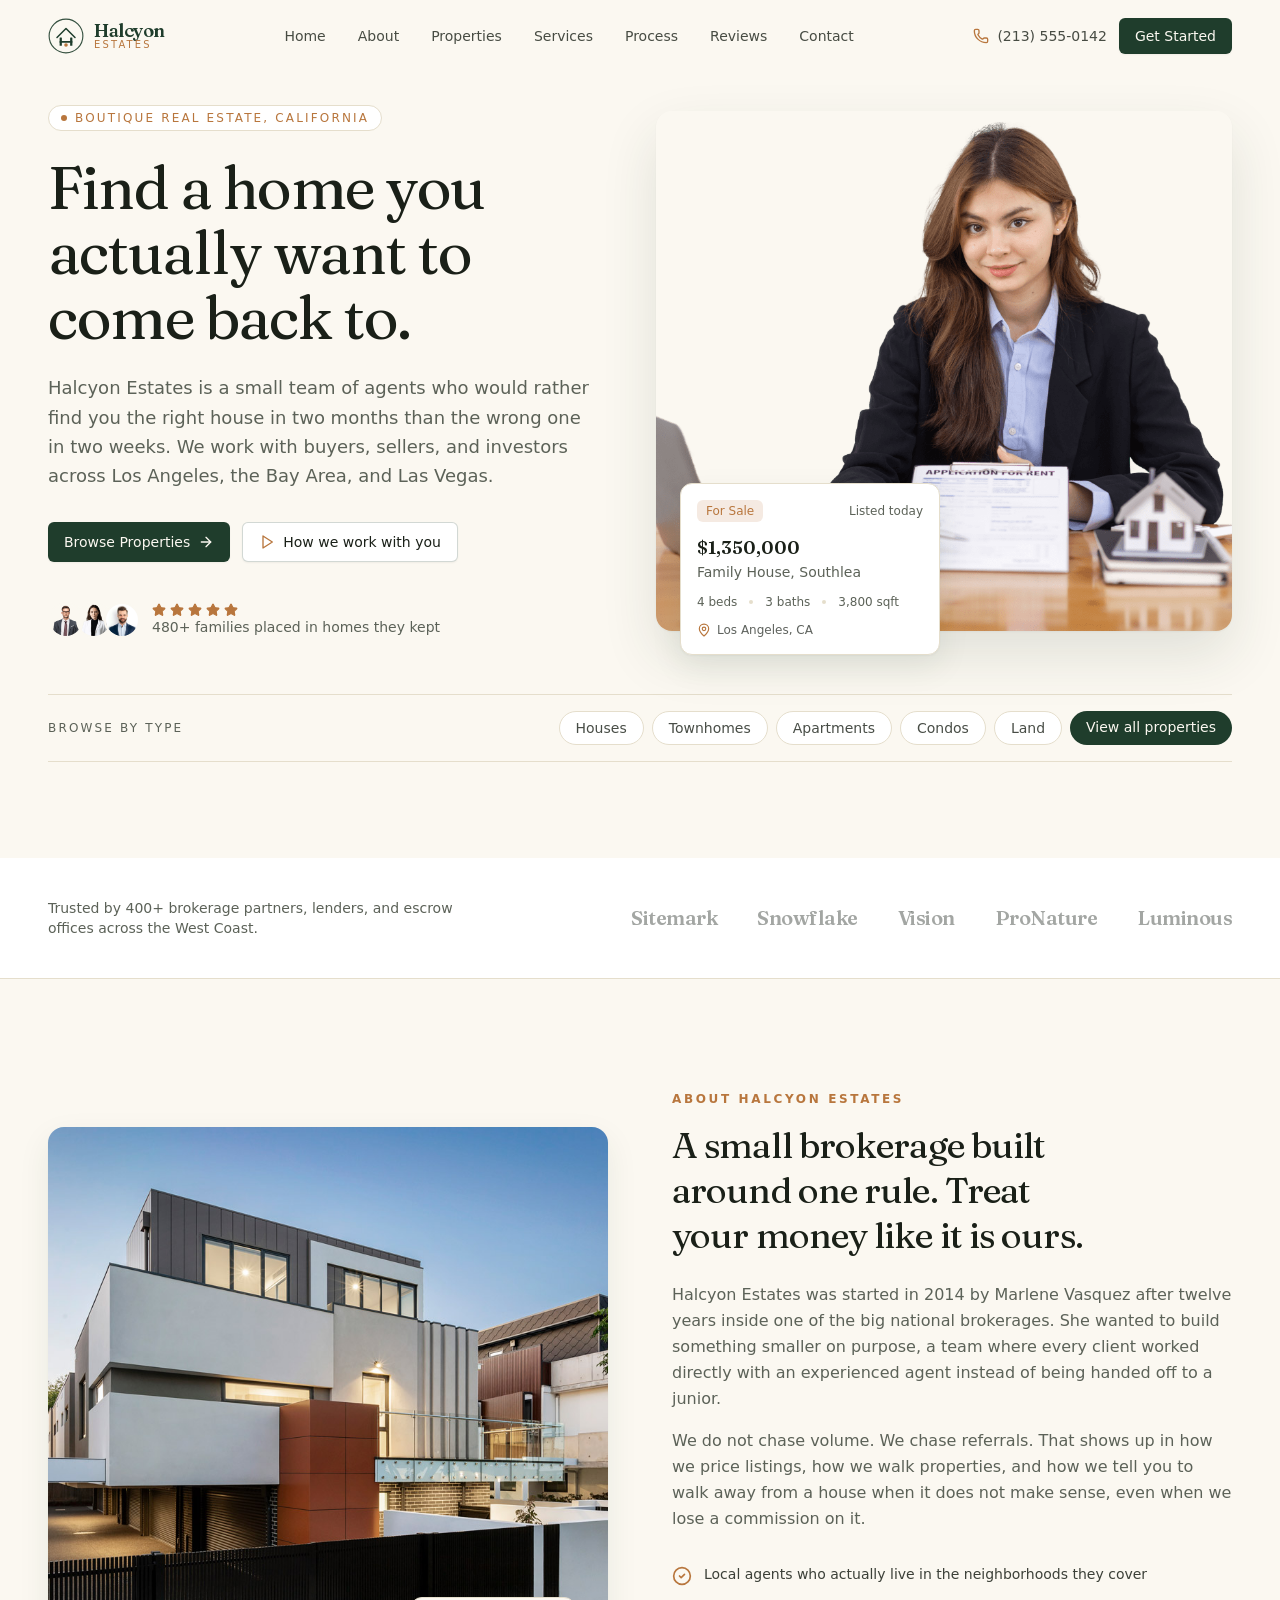
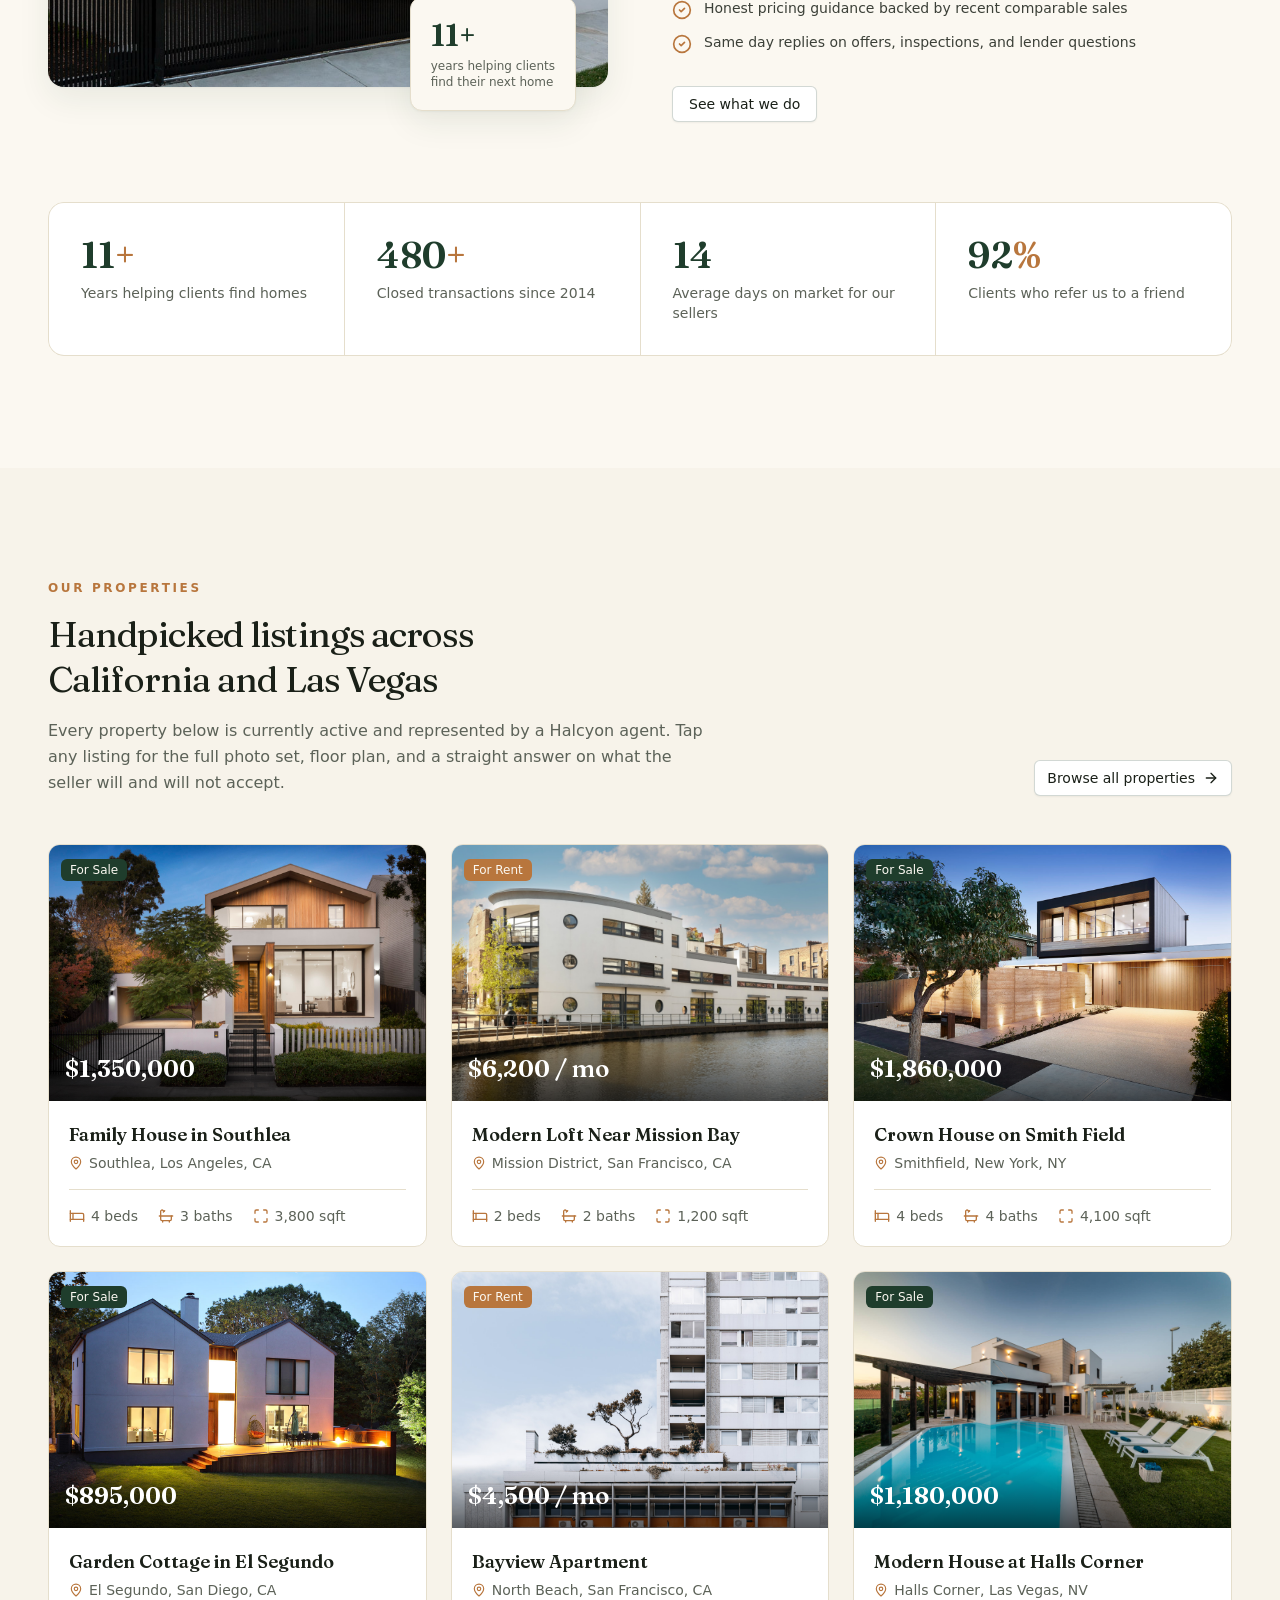
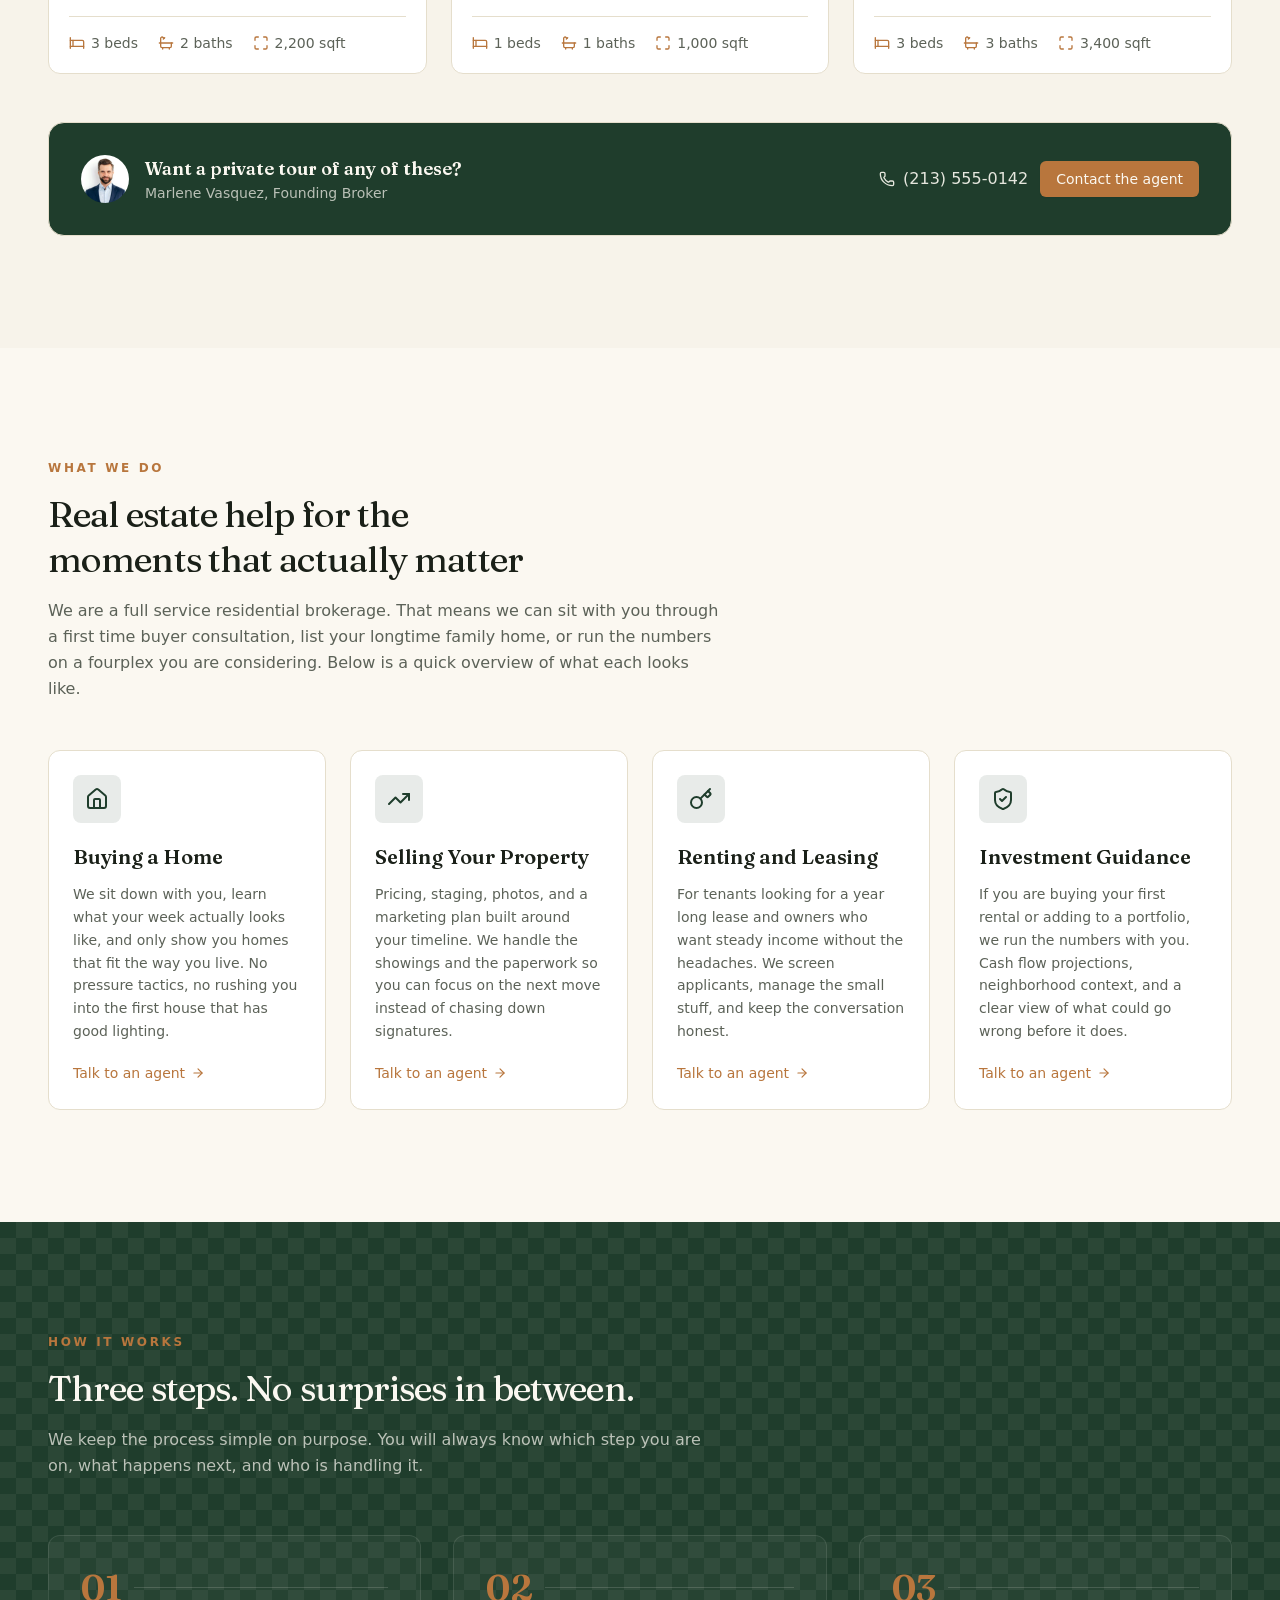
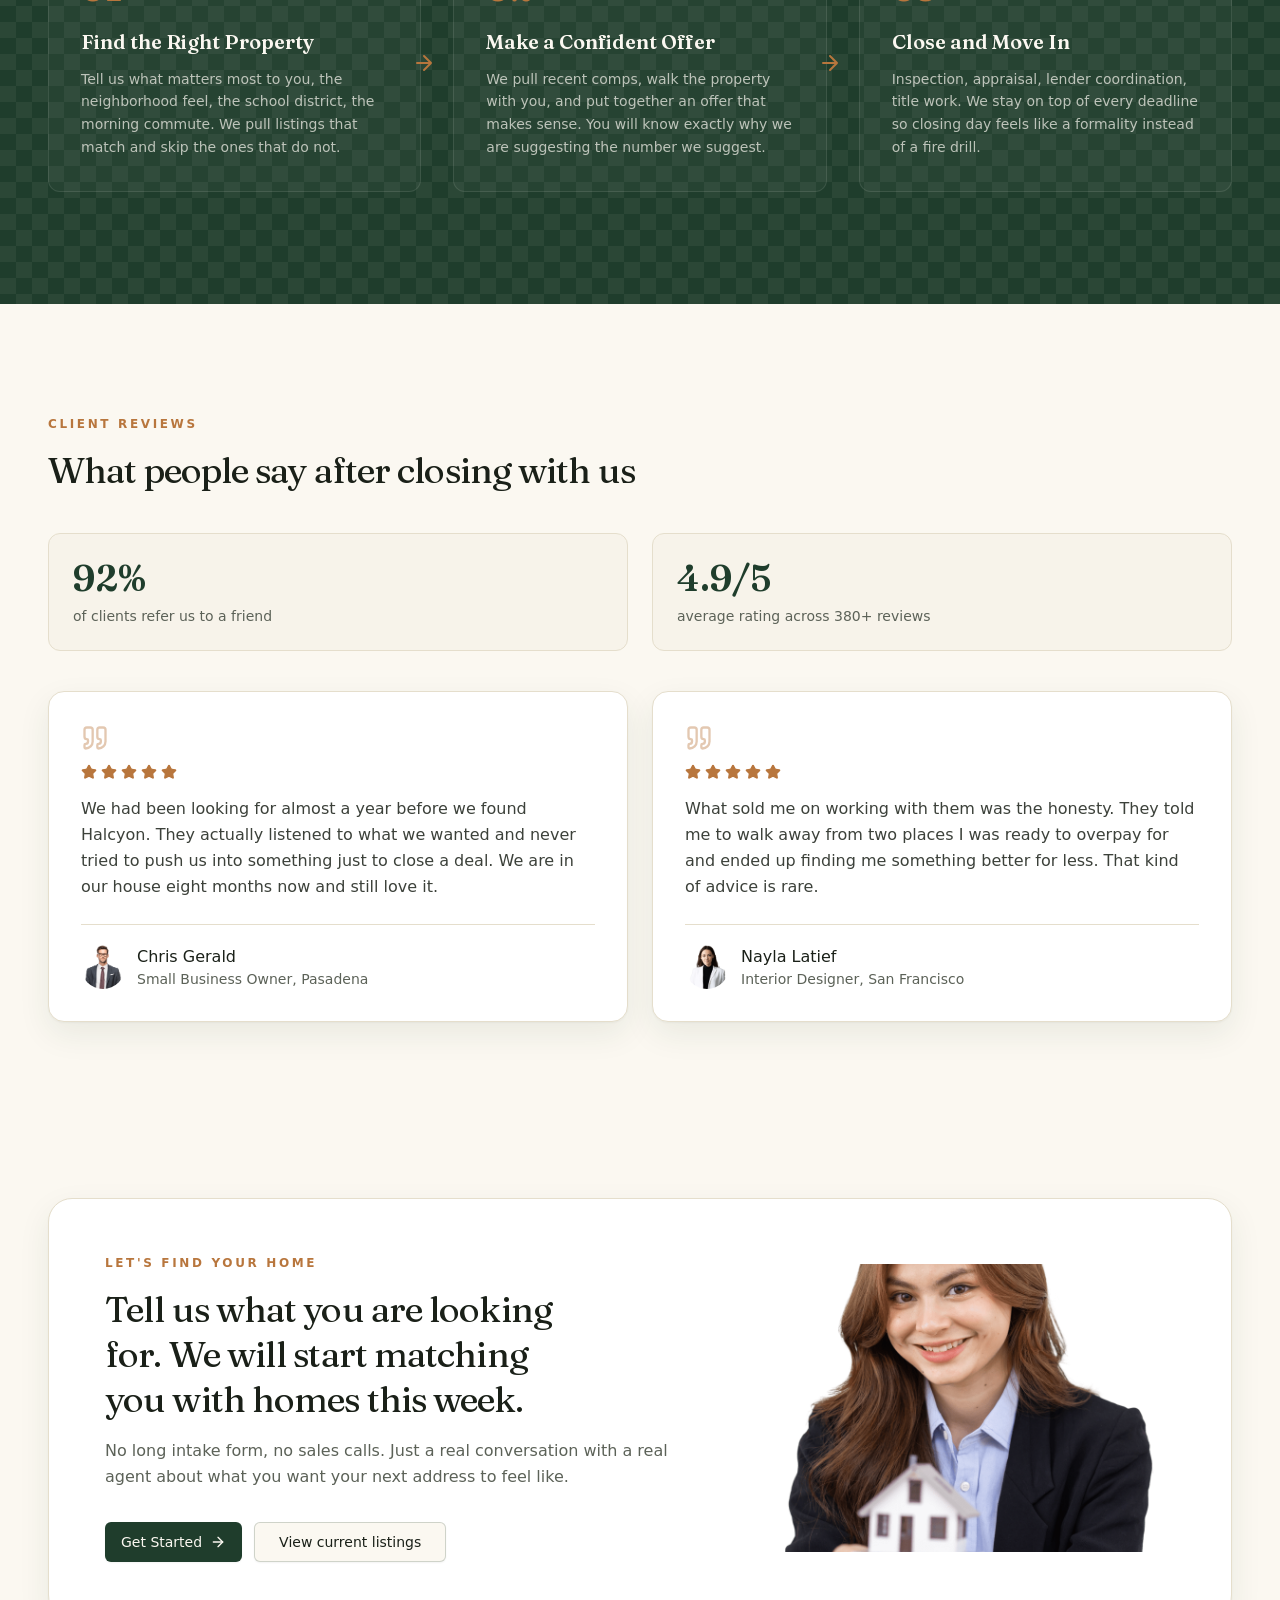
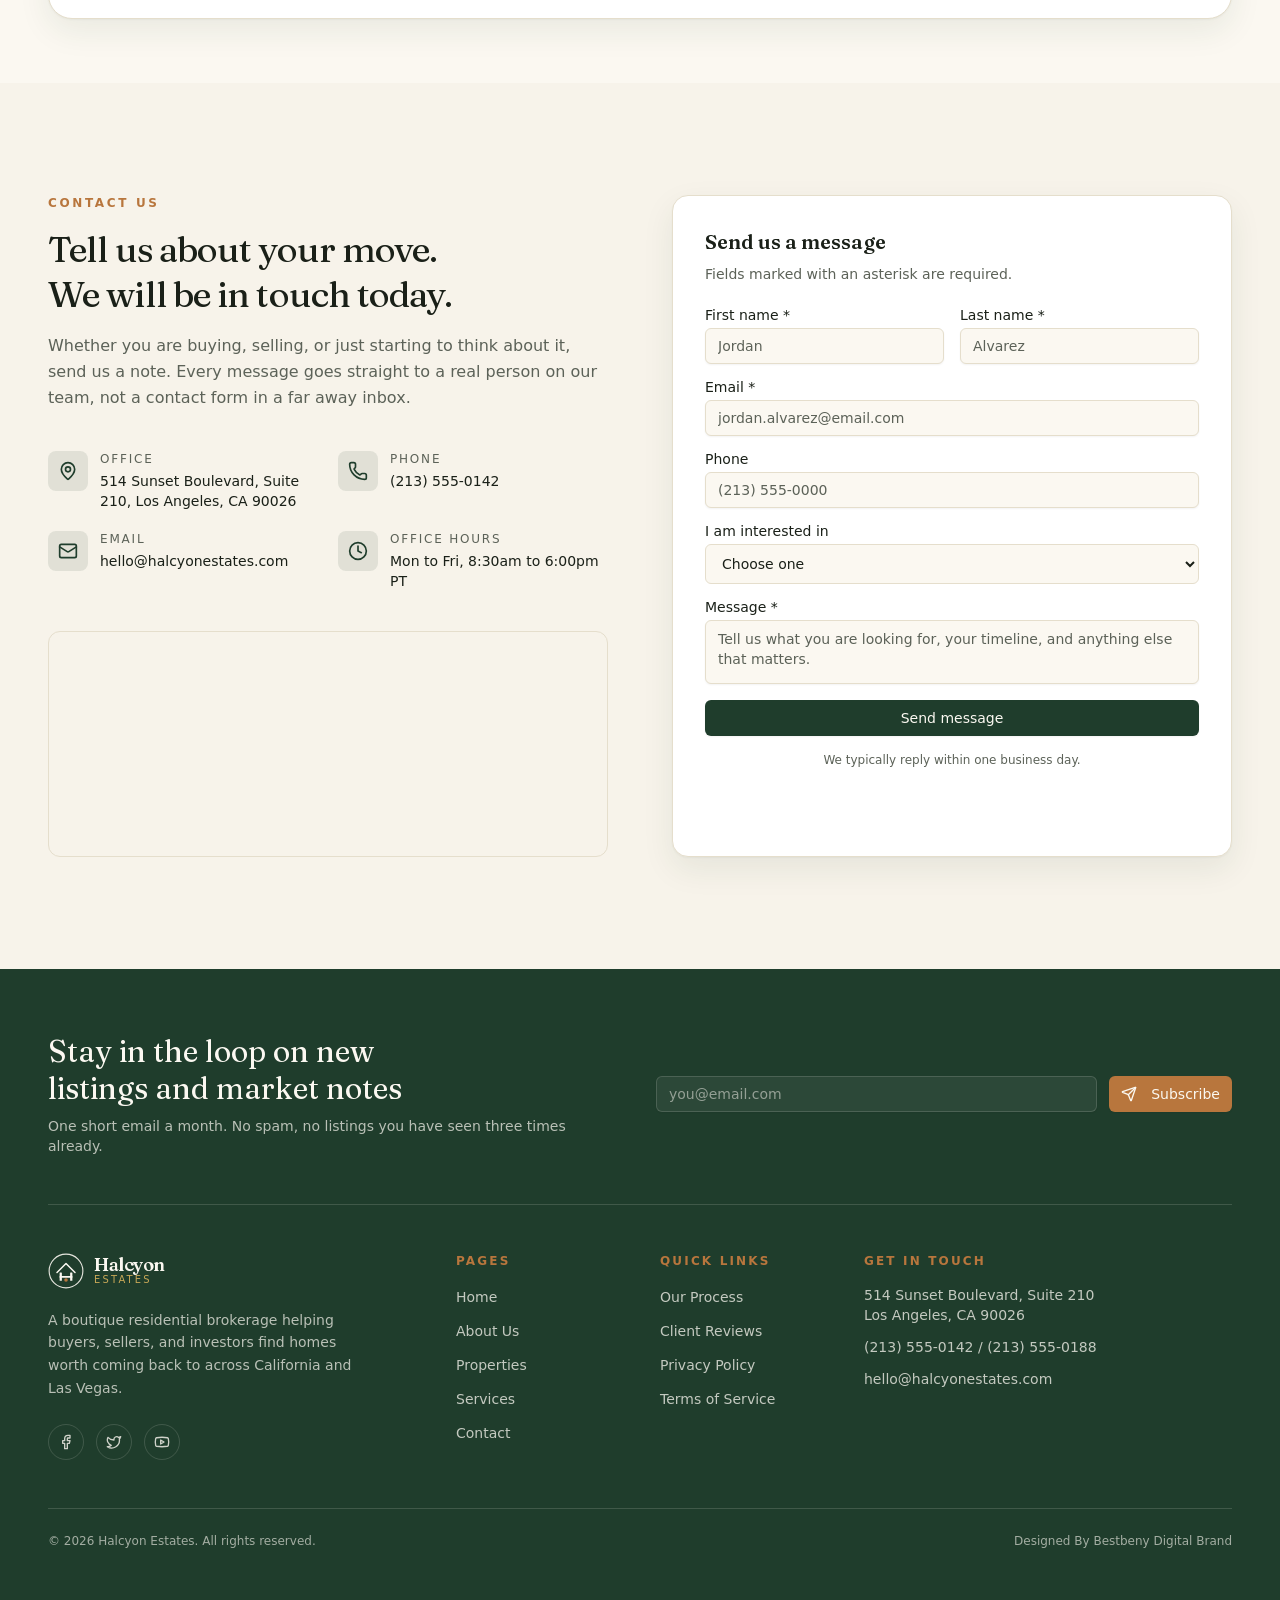
<file: index.html>
<!DOCTYPE html><!--s_84OPdI1bL5_aBU1Bo7e--><html lang="en"><head><meta charSet="utf-8"/><meta name="viewport" content="width=device-width, initial-scale=1"/><link rel="preload" href="/_next/static/media/03bda585a99c6450-s.p.ad37b9d9.woff2" as="font" crossorigin="" type="font/woff2"/><link rel="preload" href="/_next/static/media/3c7c6164b2587822-s.p.7f689f7d.woff2" as="font" crossorigin="" type="font/woff2"/><link rel="preload" href="/_next/static/media/83afe278b6a6bb3c-s.p.3a6ba036.woff2" as="font" crossorigin="" type="font/woff2"/><link rel="preload" href="/assets/img/image-NNFFUAQ.png" as="image"/><link rel="preload" href="/assets/img/image-2LVHBNP.png" as="image"/><link rel="preload" href="/assets/img/testimonial-UX33FLQ-150x150-1.jpg" as="image"/><link rel="preload" href="/assets/img/image1-C9A7P7Q.png" as="image"/><link rel="stylesheet" href="/_next/static/chunks/9200d10127461edd.css" data-precedence="next"/><link rel="stylesheet" href="/_next/static/chunks/cf81e9534cf7f5aa.css" data-precedence="next"/><link rel="preload" as="script" fetchPriority="low" href="/_next/static/chunks/58c60a5fa6b544da.js"/><script src="/_next/static/chunks/771dedee3f5e1621.js" async=""></script><script src="/_next/static/chunks/29cc553a73248c69.js" async=""></script><script src="/_next/static/chunks/turbopack-545e9cc9493a73de.js" async=""></script><script src="/_next/static/chunks/2f236954d6a65e12.js" async=""></script><script src="/_next/static/chunks/1909ea95dc4491d9.js" async=""></script><script src="/_next/static/chunks/e673eb48f6f596ef.js" async=""></script><script src="/_next/static/chunks/37439d1c1ec6ca33.js" async=""></script><meta name="next-size-adjust" content=""/><title>Halcyon Estates | Boutique Real Estate in California</title><meta name="description" content="Halcyon Estates is a boutique real estate agency helping families and investors find homes they actually want to come back to. Browse handpicked listings across California."/><meta name="author" content="Halcyon Estates"/><meta name="keywords" content="Halcyon Estates,California real estate,luxury homes,property listings,real estate agent,buy a home,sell a home"/><meta property="og:title" content="Halcyon Estates | Boutique Real Estate in California"/><meta property="og:description" content="Boutique real estate guidance for people who care where they live. Browse handpicked California listings and meet the agents behind them."/><meta property="og:site_name" content="Halcyon Estates"/><meta property="og:type" content="website"/><meta name="twitter:card" content="summary_large_image"/><meta name="twitter:title" content="Halcyon Estates | Boutique Real Estate in California"/><meta name="twitter:description" content="Boutique real estate guidance for people who care where they live."/><script src="/_next/static/chunks/a6dad97d9634a72d.js" noModule=""></script></head><body class="inter_7b064e0d-module__MOT0tq__variable fraunces_b2de5a94-module__vvVVvW__variable antialiased bg-background text-foreground"><div hidden=""><!--$--><!--/$--></div><div class="flex min-h-screen flex-col bg-background"><header class="sticky top-0 z-50 w-full transition-all duration-300 bg-transparent"><div class="container-page flex h-[72px] items-center justify-between gap-4"><a href="#home" aria-label="Halcyon Estates home" class="flex items-center"><div class="flex items-center gap-2.5 "><svg width="36" height="36" viewBox="0 0 48 48" fill="none" xmlns="http://www.w3.org/2000/svg" aria-hidden="true" class="shrink-0"><circle cx="24" cy="24" r="22.5" stroke="#1F3D2C" stroke-width="1.5" opacity="0.9"></circle><path d="M12 26 L24 14 L36 26" stroke="#1F3D2C" stroke-width="2" stroke-linecap="round" stroke-linejoin="round" fill="none"></path><rect x="15.5" y="26" width="3" height="11" rx="0.5" fill="#1F3D2C"></rect><rect x="29.5" y="26" width="3" height="11" rx="0.5" fill="#1F3D2C"></rect><rect x="15.5" y="30.5" width="17" height="2.4" rx="0.4" fill="#1F3D2C"></rect><circle cx="24" cy="36" r="2.4" fill="#B8763D"></circle></svg><div class="flex flex-col leading-none"><span class="font-serif text-[1.15rem] font-semibold tracking-tight" style="color:#1F3D2C">Halcyon</span><span class="text-[0.62rem] font-medium uppercase tracking-[0.22em]" style="color:#B8763D">Estates</span></div></div></a><nav class="hidden lg:flex items-center gap-8" aria-label="Primary"><a href="#home" class="nav-underline text-sm font-medium text-foreground/80 hover:text-foreground transition-colors">Home</a><a href="#about" class="nav-underline text-sm font-medium text-foreground/80 hover:text-foreground transition-colors">About</a><a href="#properties" class="nav-underline text-sm font-medium text-foreground/80 hover:text-foreground transition-colors">Properties</a><a href="#services" class="nav-underline text-sm font-medium text-foreground/80 hover:text-foreground transition-colors">Services</a><a href="#process" class="nav-underline text-sm font-medium text-foreground/80 hover:text-foreground transition-colors">Process</a><a href="#reviews" class="nav-underline text-sm font-medium text-foreground/80 hover:text-foreground transition-colors">Reviews</a><a href="#contact" class="nav-underline text-sm font-medium text-foreground/80 hover:text-foreground transition-colors">Contact</a></nav><div class="hidden lg:flex items-center gap-3"><a href="tel:+12135550142" class="flex items-center gap-2 text-sm font-medium text-foreground/80 hover:text-foreground transition-colors"><svg xmlns="http://www.w3.org/2000/svg" width="24" height="24" viewBox="0 0 24 24" fill="none" stroke="currentColor" stroke-width="2" stroke-linecap="round" stroke-linejoin="round" class="lucide lucide-phone h-4 w-4 text-accent" aria-hidden="true"><path d="M13.832 16.568a1 1 0 0 0 1.213-.303l.355-.465A2 2 0 0 1 17 15h3a2 2 0 0 1 2 2v3a2 2 0 0 1-2 2A18 18 0 0 1 2 4a2 2 0 0 1 2-2h3a2 2 0 0 1 2 2v3a2 2 0 0 1-.8 1.6l-.468.351a1 1 0 0 0-.292 1.233 14 14 0 0 0 6.392 6.384"></path></svg>(213) 555-0142</a><a href="#contact" data-slot="button" class="inline-flex items-center justify-center gap-2 whitespace-nowrap rounded-md text-sm font-medium transition-all disabled:pointer-events-none disabled:opacity-50 [&amp;_svg]:pointer-events-none [&amp;_svg:not([class*=&#x27;size-&#x27;])]:size-4 shrink-0 [&amp;_svg]:shrink-0 outline-none focus-visible:border-ring focus-visible:ring-ring/50 focus-visible:ring-[3px] aria-invalid:ring-destructive/20 dark:aria-invalid:ring-destructive/40 aria-invalid:border-destructive shadow-xs h-9 px-4 py-2 has-[&gt;svg]:px-3 bg-primary text-primary-foreground hover:bg-primary/90">Get Started</a></div><button data-slot="sheet-trigger" class="inline-flex items-center justify-center gap-2 whitespace-nowrap rounded-md text-sm font-medium transition-all disabled:pointer-events-none disabled:opacity-50 [&amp;_svg]:pointer-events-none [&amp;_svg:not([class*=&#x27;size-&#x27;])]:size-4 shrink-0 [&amp;_svg]:shrink-0 outline-none focus-visible:border-ring focus-visible:ring-ring/50 focus-visible:ring-[3px] aria-invalid:ring-destructive/20 dark:aria-invalid:ring-destructive/40 aria-invalid:border-destructive hover:bg-accent hover:text-accent-foreground dark:hover:bg-accent/50 size-9 lg:hidden" aria-label="Open menu" type="button" aria-haspopup="dialog" aria-expanded="false" aria-controls="radix-_R_25brb_" data-state="closed"><svg xmlns="http://www.w3.org/2000/svg" width="24" height="24" viewBox="0 0 24 24" fill="none" stroke="currentColor" stroke-width="2" stroke-linecap="round" stroke-linejoin="round" class="lucide lucide-menu h-5 w-5" aria-hidden="true"><path d="M4 12h16"></path><path d="M4 18h16"></path><path d="M4 6h16"></path></svg></button></div></header><main class="flex-1"><section id="home" class="relative overflow-hidden bg-background pt-8 pb-16 sm:pb-24"><div aria-hidden="true" class="pointer-events-none absolute inset-0 -z-10" style="background:radial-gradient(80% 60% at 80% 10%, rgba(184,118,61,0.10), transparent 60%), radial-gradient(60% 50% at 0% 100%, rgba(31,61,44,0.07), transparent 60%)"></div><div class="container-page"><div class="grid items-center gap-10 lg:grid-cols-12 lg:gap-8"><div class="lg:col-span-6 lg:pr-6"><div class="inline-flex items-center gap-2 rounded-full border border-border bg-card px-3 py-1 text-xs font-medium uppercase tracking-[0.18em] text-accent"><span class="h-1.5 w-1.5 rounded-full bg-accent"></span>Boutique Real Estate, California</div><h1 class="mt-6 font-serif text-4xl leading-[1.08] tracking-tight text-foreground sm:text-5xl lg:text-[3.75rem] text-balance">Find a home you actually want to come back to.</h1><p class="mt-6 max-w-xl text-lg leading-relaxed text-muted-foreground">Halcyon Estates is a small team of agents who would rather find you the right house in two months than the wrong one in two weeks. We work with buyers, sellers, and investors across Los Angeles, the Bay Area, and Las Vegas.</p><div class="mt-8 flex flex-col gap-3 sm:flex-row sm:items-center"><a href="#properties" class="inline-flex items-center justify-center gap-2 whitespace-nowrap text-sm font-medium transition-all disabled:pointer-events-none disabled:opacity-50 [&amp;_svg]:pointer-events-none [&amp;_svg:not([class*=&#x27;size-&#x27;])]:size-4 shrink-0 [&amp;_svg]:shrink-0 outline-none focus-visible:border-ring focus-visible:ring-ring/50 focus-visible:ring-[3px] aria-invalid:ring-destructive/20 dark:aria-invalid:ring-destructive/40 aria-invalid:border-destructive shadow-xs h-10 rounded-md px-6 has-[&gt;svg]:px-4 bg-primary text-primary-foreground hover:bg-primary/90 inline-flex items-center gap-2" data-slot="button">Browse Properties<svg xmlns="http://www.w3.org/2000/svg" width="24" height="24" viewBox="0 0 24 24" fill="none" stroke="currentColor" stroke-width="2" stroke-linecap="round" stroke-linejoin="round" class="lucide lucide-arrow-right h-4 w-4" aria-hidden="true"><path d="M5 12h14"></path><path d="m12 5 7 7-7 7"></path></svg></a><a href="#about" class="inline-flex items-center justify-center gap-2 whitespace-nowrap text-sm font-medium transition-all disabled:pointer-events-none disabled:opacity-50 [&amp;_svg]:pointer-events-none [&amp;_svg:not([class*=&#x27;size-&#x27;])]:size-4 shrink-0 [&amp;_svg]:shrink-0 outline-none focus-visible:border-ring focus-visible:ring-ring/50 focus-visible:ring-[3px] aria-invalid:ring-destructive/20 dark:aria-invalid:ring-destructive/40 aria-invalid:border-destructive border shadow-xs hover:text-accent-foreground dark:bg-input/30 dark:border-input dark:hover:bg-input/50 h-10 rounded-md px-6 has-[&gt;svg]:px-4 border-primary/20 bg-card text-foreground hover:bg-secondary inline-flex items-center gap-2" data-slot="button"><svg xmlns="http://www.w3.org/2000/svg" width="24" height="24" viewBox="0 0 24 24" fill="none" stroke="currentColor" stroke-width="2" stroke-linecap="round" stroke-linejoin="round" class="lucide lucide-play h-4 w-4 text-accent" aria-hidden="true"><polygon points="6 3 20 12 6 21 6 3"></polygon></svg>How we work with you</a></div><div class="mt-10 flex flex-wrap items-center gap-x-8 gap-y-4"><div class="flex items-center gap-3"><div class="flex -space-x-2"><img src="/assets/img/image-NNFFUAQ.png" alt="" class="h-9 w-9 rounded-full border-2 border-background object-cover"/><img src="/assets/img/image-2LVHBNP.png" alt="" class="h-9 w-9 rounded-full border-2 border-background object-cover"/><img src="/assets/img/testimonial-UX33FLQ-150x150-1.jpg" alt="" class="h-9 w-9 rounded-full border-2 border-background object-cover"/></div><div class="text-sm"><div class="flex items-center gap-1 text-accent"><svg xmlns="http://www.w3.org/2000/svg" width="24" height="24" viewBox="0 0 24 24" fill="none" stroke="currentColor" stroke-width="2" stroke-linecap="round" stroke-linejoin="round" class="lucide lucide-star h-3.5 w-3.5 fill-accent" aria-hidden="true"><path d="M11.525 2.295a.53.53 0 0 1 .95 0l2.31 4.679a2.123 2.123 0 0 0 1.595 1.16l5.166.756a.53.53 0 0 1 .294.904l-3.736 3.638a2.123 2.123 0 0 0-.611 1.878l.882 5.14a.53.53 0 0 1-.771.56l-4.618-2.428a2.122 2.122 0 0 0-1.973 0L6.396 21.01a.53.53 0 0 1-.77-.56l.881-5.139a2.122 2.122 0 0 0-.611-1.879L2.16 9.795a.53.53 0 0 1 .294-.906l5.165-.755a2.122 2.122 0 0 0 1.597-1.16z"></path></svg><svg xmlns="http://www.w3.org/2000/svg" width="24" height="24" viewBox="0 0 24 24" fill="none" stroke="currentColor" stroke-width="2" stroke-linecap="round" stroke-linejoin="round" class="lucide lucide-star h-3.5 w-3.5 fill-accent" aria-hidden="true"><path d="M11.525 2.295a.53.53 0 0 1 .95 0l2.31 4.679a2.123 2.123 0 0 0 1.595 1.16l5.166.756a.53.53 0 0 1 .294.904l-3.736 3.638a2.123 2.123 0 0 0-.611 1.878l.882 5.14a.53.53 0 0 1-.771.56l-4.618-2.428a2.122 2.122 0 0 0-1.973 0L6.396 21.01a.53.53 0 0 1-.77-.56l.881-5.139a2.122 2.122 0 0 0-.611-1.879L2.16 9.795a.53.53 0 0 1 .294-.906l5.165-.755a2.122 2.122 0 0 0 1.597-1.16z"></path></svg><svg xmlns="http://www.w3.org/2000/svg" width="24" height="24" viewBox="0 0 24 24" fill="none" stroke="currentColor" stroke-width="2" stroke-linecap="round" stroke-linejoin="round" class="lucide lucide-star h-3.5 w-3.5 fill-accent" aria-hidden="true"><path d="M11.525 2.295a.53.53 0 0 1 .95 0l2.31 4.679a2.123 2.123 0 0 0 1.595 1.16l5.166.756a.53.53 0 0 1 .294.904l-3.736 3.638a2.123 2.123 0 0 0-.611 1.878l.882 5.14a.53.53 0 0 1-.771.56l-4.618-2.428a2.122 2.122 0 0 0-1.973 0L6.396 21.01a.53.53 0 0 1-.77-.56l.881-5.139a2.122 2.122 0 0 0-.611-1.879L2.16 9.795a.53.53 0 0 1 .294-.906l5.165-.755a2.122 2.122 0 0 0 1.597-1.16z"></path></svg><svg xmlns="http://www.w3.org/2000/svg" width="24" height="24" viewBox="0 0 24 24" fill="none" stroke="currentColor" stroke-width="2" stroke-linecap="round" stroke-linejoin="round" class="lucide lucide-star h-3.5 w-3.5 fill-accent" aria-hidden="true"><path d="M11.525 2.295a.53.53 0 0 1 .95 0l2.31 4.679a2.123 2.123 0 0 0 1.595 1.16l5.166.756a.53.53 0 0 1 .294.904l-3.736 3.638a2.123 2.123 0 0 0-.611 1.878l.882 5.14a.53.53 0 0 1-.771.56l-4.618-2.428a2.122 2.122 0 0 0-1.973 0L6.396 21.01a.53.53 0 0 1-.77-.56l.881-5.139a2.122 2.122 0 0 0-.611-1.879L2.16 9.795a.53.53 0 0 1 .294-.906l5.165-.755a2.122 2.122 0 0 0 1.597-1.16z"></path></svg><svg xmlns="http://www.w3.org/2000/svg" width="24" height="24" viewBox="0 0 24 24" fill="none" stroke="currentColor" stroke-width="2" stroke-linecap="round" stroke-linejoin="round" class="lucide lucide-star h-3.5 w-3.5 fill-accent" aria-hidden="true"><path d="M11.525 2.295a.53.53 0 0 1 .95 0l2.31 4.679a2.123 2.123 0 0 0 1.595 1.16l5.166.756a.53.53 0 0 1 .294.904l-3.736 3.638a2.123 2.123 0 0 0-.611 1.878l.882 5.14a.53.53 0 0 1-.771.56l-4.618-2.428a2.122 2.122 0 0 0-1.973 0L6.396 21.01a.53.53 0 0 1-.77-.56l.881-5.139a2.122 2.122 0 0 0-.611-1.879L2.16 9.795a.53.53 0 0 1 .294-.906l5.165-.755a2.122 2.122 0 0 0 1.597-1.16z"></path></svg></div><p class="text-muted-foreground">480+ families placed in homes they kept</p></div></div></div></div><div class="lg:col-span-6"><div class="relative"><div class="overflow-hidden rounded-2xl halcyon-shadow-lg"><img src="/assets/img/image1-C9A7P7Q.png" alt="A modern California family home surrounded by landscaping" class="h-[440px] w-full object-cover sm:h-[520px]" loading="eager"/></div><div class="absolute -bottom-6 -left-2 sm:left-6 w-[260px] rounded-xl border border-border bg-card p-4 halcyon-shadow"><div class="flex items-center justify-between"><span data-slot="badge" class="inline-flex items-center justify-center rounded-md border px-2 py-0.5 text-xs font-medium w-fit whitespace-nowrap shrink-0 [&amp;&gt;svg]:size-3 gap-1 [&amp;&gt;svg]:pointer-events-none focus-visible:border-ring focus-visible:ring-ring/50 focus-visible:ring-[3px] aria-invalid:ring-destructive/20 dark:aria-invalid:ring-destructive/40 aria-invalid:border-destructive transition-[color,box-shadow] overflow-hidden border-transparent [a&amp;]:hover:bg-primary/90 bg-accent/15 text-accent hover:bg-accent/20">For Sale</span><span class="text-xs text-muted-foreground">Listed today</span></div><p class="mt-3 font-serif text-lg font-semibold text-foreground">$1,350,000</p><p class="text-sm text-muted-foreground">Family House, Southlea</p><div class="mt-3 flex items-center gap-3 text-xs text-muted-foreground"><span>4 beds</span><span class="h-1 w-1 rounded-full bg-border"></span><span>3 baths</span><span class="h-1 w-1 rounded-full bg-border"></span><span>3,800 sqft</span></div><div class="mt-3 flex items-center gap-1.5 text-xs text-foreground/70"><svg xmlns="http://www.w3.org/2000/svg" width="24" height="24" viewBox="0 0 24 24" fill="none" stroke="currentColor" stroke-width="2" stroke-linecap="round" stroke-linejoin="round" class="lucide lucide-map-pin h-3.5 w-3.5 text-accent" aria-hidden="true"><path d="M20 10c0 4.993-5.539 10.193-7.399 11.799a1 1 0 0 1-1.202 0C9.539 20.193 4 14.993 4 10a8 8 0 0 1 16 0"></path><circle cx="12" cy="10" r="3"></circle></svg>Los Angeles, CA</div></div></div></div></div><div class="mt-14 flex flex-wrap items-center gap-2 border-y border-border py-4"><span class="text-xs font-medium uppercase tracking-[0.18em] text-muted-foreground">Browse by type</span><div class="ml-auto flex flex-wrap gap-2"><a href="#properties" class="rounded-full border border-border bg-card px-4 py-1.5 text-sm font-medium text-foreground/80 transition-colors hover:border-accent hover:text-foreground">Houses</a><a href="#properties" class="rounded-full border border-border bg-card px-4 py-1.5 text-sm font-medium text-foreground/80 transition-colors hover:border-accent hover:text-foreground">Townhomes</a><a href="#properties" class="rounded-full border border-border bg-card px-4 py-1.5 text-sm font-medium text-foreground/80 transition-colors hover:border-accent hover:text-foreground">Apartments</a><a href="#properties" class="rounded-full border border-border bg-card px-4 py-1.5 text-sm font-medium text-foreground/80 transition-colors hover:border-accent hover:text-foreground">Condos</a><a href="#properties" class="rounded-full border border-border bg-card px-4 py-1.5 text-sm font-medium text-foreground/80 transition-colors hover:border-accent hover:text-foreground">Land</a><a href="#properties" class="rounded-full bg-primary px-4 py-1.5 text-sm font-medium text-primary-foreground transition-colors hover:bg-primary/90">View all properties</a></div></div></div></section><section class="border-b border-border bg-card py-10"><div class="container-page"><div class="flex flex-col items-center gap-6 lg:flex-row lg:justify-between"><p class="max-w-md text-center text-sm text-muted-foreground lg:text-left">Trusted by 400+ brokerage partners, lenders, and escrow offices across the West Coast.</p><div class="flex flex-wrap items-center justify-center gap-x-10 gap-y-4"><span class="font-serif text-xl font-semibold tracking-tight text-foreground/40 transition-colors hover:text-foreground/70">Sitemark</span><span class="font-serif text-xl font-semibold tracking-tight text-foreground/40 transition-colors hover:text-foreground/70">Snowflake</span><span class="font-serif text-xl font-semibold tracking-tight text-foreground/40 transition-colors hover:text-foreground/70">Vision</span><span class="font-serif text-xl font-semibold tracking-tight text-foreground/40 transition-colors hover:text-foreground/70">ProNature</span><span class="font-serif text-xl font-semibold tracking-tight text-foreground/40 transition-colors hover:text-foreground/70">Luminous</span></div></div></div></section><section id="about" class="py-20 sm:py-28"><div class="container-page"><div class="grid items-center gap-12 lg:grid-cols-2 lg:gap-16"><div class="relative"><div class="overflow-hidden rounded-2xl halcyon-shadow"><img src="/assets/img/image-C8VH66F.jpg" alt="A two story California home with landscaped front yard" class="h-[460px] w-full object-cover sm:h-[560px]" loading="lazy"/></div><div class="absolute -bottom-6 right-4 sm:right-8 rounded-xl border border-border bg-background p-5 halcyon-shadow"><p class="font-serif text-3xl font-semibold text-primary">11+</p><p class="mt-1 text-xs text-muted-foreground">years helping clients<br/>find their next home</p></div></div><div><p class="text-xs font-semibold uppercase tracking-[0.22em] text-accent">About Halcyon Estates</p><h2 class="mt-4 font-serif text-3xl leading-tight tracking-tight text-foreground sm:text-4xl text-balance">A small brokerage built around one rule. Treat your money like it is ours.</h2><p class="mt-6 text-base leading-relaxed text-muted-foreground">Halcyon Estates was started in 2014 by Marlene Vasquez after twelve years inside one of the big national brokerages. She wanted to build something smaller on purpose, a team where every client worked directly with an experienced agent instead of being handed off to a junior.</p><p class="mt-4 text-base leading-relaxed text-muted-foreground">We do not chase volume. We chase referrals. That shows up in how we price listings, how we walk properties, and how we tell you to walk away from a house when it does not make sense, even when we lose a commission on it.</p><ul class="mt-8 space-y-3"><li class="flex items-start gap-3"><svg xmlns="http://www.w3.org/2000/svg" width="24" height="24" viewBox="0 0 24 24" fill="none" stroke="currentColor" stroke-width="2" stroke-linecap="round" stroke-linejoin="round" class="lucide lucide-circle-check mt-0.5 h-5 w-5 shrink-0 text-accent" aria-hidden="true"><circle cx="12" cy="12" r="10"></circle><path d="m9 12 2 2 4-4"></path></svg><span class="text-sm text-foreground/85">Local agents who actually live in the neighborhoods they cover</span></li><li class="flex items-start gap-3"><svg xmlns="http://www.w3.org/2000/svg" width="24" height="24" viewBox="0 0 24 24" fill="none" stroke="currentColor" stroke-width="2" stroke-linecap="round" stroke-linejoin="round" class="lucide lucide-circle-check mt-0.5 h-5 w-5 shrink-0 text-accent" aria-hidden="true"><circle cx="12" cy="12" r="10"></circle><path d="m9 12 2 2 4-4"></path></svg><span class="text-sm text-foreground/85">Honest pricing guidance backed by recent comparable sales</span></li><li class="flex items-start gap-3"><svg xmlns="http://www.w3.org/2000/svg" width="24" height="24" viewBox="0 0 24 24" fill="none" stroke="currentColor" stroke-width="2" stroke-linecap="round" stroke-linejoin="round" class="lucide lucide-circle-check mt-0.5 h-5 w-5 shrink-0 text-accent" aria-hidden="true"><circle cx="12" cy="12" r="10"></circle><path d="m9 12 2 2 4-4"></path></svg><span class="text-sm text-foreground/85">Same day replies on offers, inspections, and lender questions</span></li></ul><div class="mt-8"><a href="#services" data-slot="button" class="inline-flex items-center justify-center gap-2 whitespace-nowrap rounded-md text-sm font-medium transition-all disabled:pointer-events-none disabled:opacity-50 [&amp;_svg]:pointer-events-none [&amp;_svg:not([class*=&#x27;size-&#x27;])]:size-4 shrink-0 [&amp;_svg]:shrink-0 outline-none focus-visible:border-ring focus-visible:ring-ring/50 focus-visible:ring-[3px] aria-invalid:ring-destructive/20 dark:aria-invalid:ring-destructive/40 aria-invalid:border-destructive border shadow-xs hover:text-accent-foreground dark:bg-input/30 dark:border-input dark:hover:bg-input/50 h-9 px-4 py-2 has-[&gt;svg]:px-3 border-primary/20 bg-card text-foreground hover:bg-secondary">See what we do</a></div></div></div><div class="mt-20 grid grid-cols-2 gap-px overflow-hidden rounded-2xl border border-border bg-border lg:grid-cols-4"><div class="bg-card p-6 sm:p-8"><p class="font-serif text-3xl font-semibold text-primary sm:text-4xl">11<span class="text-accent">+</span></p><p class="mt-2 text-sm text-muted-foreground">Years helping clients find homes</p></div><div class="bg-card p-6 sm:p-8"><p class="font-serif text-3xl font-semibold text-primary sm:text-4xl">480<span class="text-accent">+</span></p><p class="mt-2 text-sm text-muted-foreground">Closed transactions since 2014</p></div><div class="bg-card p-6 sm:p-8"><p class="font-serif text-3xl font-semibold text-primary sm:text-4xl">14</p><p class="mt-2 text-sm text-muted-foreground">Average days on market for our sellers</p></div><div class="bg-card p-6 sm:p-8"><p class="font-serif text-3xl font-semibold text-primary sm:text-4xl">92<span class="text-accent">%</span></p><p class="mt-2 text-sm text-muted-foreground">Clients who refer us to a friend</p></div></div></div></section><section id="properties" class="bg-secondary/40 py-20 sm:py-28"><div class="container-page"><div class="flex flex-col gap-6 sm:flex-row sm:items-end sm:justify-between"><div class="max-w-2xl"><p class="text-xs font-semibold uppercase tracking-[0.22em] text-accent">Our Properties</p><h2 class="mt-4 font-serif text-3xl leading-tight tracking-tight text-foreground sm:text-4xl text-balance">Handpicked listings across California and Las Vegas</h2><p class="mt-4 text-base leading-relaxed text-muted-foreground">Every property below is currently active and represented by a Halcyon agent. Tap any listing for the full photo set, floor plan, and a straight answer on what the seller will and will not accept.</p></div><a href="#contact" class="inline-flex items-center justify-center gap-2 whitespace-nowrap rounded-md text-sm font-medium transition-all disabled:pointer-events-none disabled:opacity-50 [&amp;_svg]:pointer-events-none [&amp;_svg:not([class*=&#x27;size-&#x27;])]:size-4 shrink-0 [&amp;_svg]:shrink-0 outline-none focus-visible:border-ring focus-visible:ring-ring/50 focus-visible:ring-[3px] aria-invalid:ring-destructive/20 dark:aria-invalid:ring-destructive/40 aria-invalid:border-destructive border shadow-xs hover:text-accent-foreground dark:bg-input/30 dark:border-input dark:hover:bg-input/50 h-9 px-4 py-2 has-[&gt;svg]:px-3 border-primary/20 bg-card text-foreground hover:bg-secondary inline-flex items-center gap-2" data-slot="button">Browse all properties<svg xmlns="http://www.w3.org/2000/svg" width="24" height="24" viewBox="0 0 24 24" fill="none" stroke="currentColor" stroke-width="2" stroke-linecap="round" stroke-linejoin="round" class="lucide lucide-arrow-right h-4 w-4" aria-hidden="true"><path d="M5 12h14"></path><path d="m12 5 7 7-7 7"></path></svg></a></div><div class="mt-12 grid gap-6 sm:grid-cols-2 lg:grid-cols-3"><article class="group overflow-hidden rounded-xl border border-border bg-card transition-all hover:halcyon-shadow"><div class="relative overflow-hidden"><img src="/assets/img/image-E6ZFMJ4.jpg" alt="Family House in Southlea in Southlea, Los Angeles, CA" class="h-64 w-full object-cover transition-transform duration-500 group-hover:scale-105" loading="lazy"/><div class="absolute left-3 top-3"><span data-slot="badge" class="inline-flex items-center justify-center rounded-md border px-2 py-0.5 text-xs font-medium w-fit whitespace-nowrap shrink-0 [&amp;&gt;svg]:size-3 gap-1 [&amp;&gt;svg]:pointer-events-none focus-visible:border-ring focus-visible:ring-ring/50 focus-visible:ring-[3px] aria-invalid:ring-destructive/20 dark:aria-invalid:ring-destructive/40 aria-invalid:border-destructive transition-[color,box-shadow] overflow-hidden border-transparent [a&amp;]:hover:bg-primary/90 bg-primary text-primary-foreground hover:bg-primary/90">For Sale</span></div><div class="absolute bottom-0 left-0 right-0 bg-gradient-to-t from-black/60 to-transparent p-4"><p class="font-serif text-2xl font-semibold text-white">$1,350,000</p></div></div><div class="p-5"><h3 class="font-serif text-lg font-semibold text-foreground">Family House in Southlea</h3><p class="mt-1 flex items-center gap-1.5 text-sm text-muted-foreground"><svg xmlns="http://www.w3.org/2000/svg" width="24" height="24" viewBox="0 0 24 24" fill="none" stroke="currentColor" stroke-width="2" stroke-linecap="round" stroke-linejoin="round" class="lucide lucide-map-pin h-3.5 w-3.5 text-accent" aria-hidden="true"><path d="M20 10c0 4.993-5.539 10.193-7.399 11.799a1 1 0 0 1-1.202 0C9.539 20.193 4 14.993 4 10a8 8 0 0 1 16 0"></path><circle cx="12" cy="10" r="3"></circle></svg>Southlea, Los Angeles, CA</p><div class="mt-4 flex items-center gap-5 border-t border-border pt-4 text-sm text-muted-foreground"><span class="flex items-center gap-1.5"><svg xmlns="http://www.w3.org/2000/svg" width="24" height="24" viewBox="0 0 24 24" fill="none" stroke="currentColor" stroke-width="2" stroke-linecap="round" stroke-linejoin="round" class="lucide lucide-bed h-4 w-4 text-accent" aria-hidden="true"><path d="M2 4v16"></path><path d="M2 8h18a2 2 0 0 1 2 2v10"></path><path d="M2 17h20"></path><path d="M6 8v9"></path></svg>4<!-- --> beds</span><span class="flex items-center gap-1.5"><svg xmlns="http://www.w3.org/2000/svg" width="24" height="24" viewBox="0 0 24 24" fill="none" stroke="currentColor" stroke-width="2" stroke-linecap="round" stroke-linejoin="round" class="lucide lucide-bath h-4 w-4 text-accent" aria-hidden="true"><path d="M10 4 8 6"></path><path d="M17 19v2"></path><path d="M2 12h20"></path><path d="M7 19v2"></path><path d="M9 5 7.621 3.621A2.121 2.121 0 0 0 4 5v12a2 2 0 0 0 2 2h12a2 2 0 0 0 2-2v-5"></path></svg>3<!-- --> baths</span><span class="flex items-center gap-1.5"><svg xmlns="http://www.w3.org/2000/svg" width="24" height="24" viewBox="0 0 24 24" fill="none" stroke="currentColor" stroke-width="2" stroke-linecap="round" stroke-linejoin="round" class="lucide lucide-maximize h-4 w-4 text-accent" aria-hidden="true"><path d="M8 3H5a2 2 0 0 0-2 2v3"></path><path d="M21 8V5a2 2 0 0 0-2-2h-3"></path><path d="M3 16v3a2 2 0 0 0 2 2h3"></path><path d="M16 21h3a2 2 0 0 0 2-2v-3"></path></svg>3,800<!-- --> sqft</span></div></div></article><article class="group overflow-hidden rounded-xl border border-border bg-card transition-all hover:halcyon-shadow"><div class="relative overflow-hidden"><img src="/assets/img/image-CVYY9LX.jpg" alt="Modern Loft Near Mission Bay in Mission District, San Francisco, CA" class="h-64 w-full object-cover transition-transform duration-500 group-hover:scale-105" loading="lazy"/><div class="absolute left-3 top-3"><span data-slot="badge" class="inline-flex items-center justify-center rounded-md border px-2 py-0.5 text-xs font-medium w-fit whitespace-nowrap shrink-0 [&amp;&gt;svg]:size-3 gap-1 [&amp;&gt;svg]:pointer-events-none focus-visible:border-ring focus-visible:ring-ring/50 focus-visible:ring-[3px] aria-invalid:ring-destructive/20 dark:aria-invalid:ring-destructive/40 aria-invalid:border-destructive transition-[color,box-shadow] overflow-hidden border-transparent [a&amp;]:hover:bg-primary/90 bg-accent text-accent-foreground hover:bg-accent/90">For Rent</span></div><div class="absolute bottom-0 left-0 right-0 bg-gradient-to-t from-black/60 to-transparent p-4"><p class="font-serif text-2xl font-semibold text-white">$6,200 / mo</p></div></div><div class="p-5"><h3 class="font-serif text-lg font-semibold text-foreground">Modern Loft Near Mission Bay</h3><p class="mt-1 flex items-center gap-1.5 text-sm text-muted-foreground"><svg xmlns="http://www.w3.org/2000/svg" width="24" height="24" viewBox="0 0 24 24" fill="none" stroke="currentColor" stroke-width="2" stroke-linecap="round" stroke-linejoin="round" class="lucide lucide-map-pin h-3.5 w-3.5 text-accent" aria-hidden="true"><path d="M20 10c0 4.993-5.539 10.193-7.399 11.799a1 1 0 0 1-1.202 0C9.539 20.193 4 14.993 4 10a8 8 0 0 1 16 0"></path><circle cx="12" cy="10" r="3"></circle></svg>Mission District, San Francisco, CA</p><div class="mt-4 flex items-center gap-5 border-t border-border pt-4 text-sm text-muted-foreground"><span class="flex items-center gap-1.5"><svg xmlns="http://www.w3.org/2000/svg" width="24" height="24" viewBox="0 0 24 24" fill="none" stroke="currentColor" stroke-width="2" stroke-linecap="round" stroke-linejoin="round" class="lucide lucide-bed h-4 w-4 text-accent" aria-hidden="true"><path d="M2 4v16"></path><path d="M2 8h18a2 2 0 0 1 2 2v10"></path><path d="M2 17h20"></path><path d="M6 8v9"></path></svg>2<!-- --> beds</span><span class="flex items-center gap-1.5"><svg xmlns="http://www.w3.org/2000/svg" width="24" height="24" viewBox="0 0 24 24" fill="none" stroke="currentColor" stroke-width="2" stroke-linecap="round" stroke-linejoin="round" class="lucide lucide-bath h-4 w-4 text-accent" aria-hidden="true"><path d="M10 4 8 6"></path><path d="M17 19v2"></path><path d="M2 12h20"></path><path d="M7 19v2"></path><path d="M9 5 7.621 3.621A2.121 2.121 0 0 0 4 5v12a2 2 0 0 0 2 2h12a2 2 0 0 0 2-2v-5"></path></svg>2<!-- --> baths</span><span class="flex items-center gap-1.5"><svg xmlns="http://www.w3.org/2000/svg" width="24" height="24" viewBox="0 0 24 24" fill="none" stroke="currentColor" stroke-width="2" stroke-linecap="round" stroke-linejoin="round" class="lucide lucide-maximize h-4 w-4 text-accent" aria-hidden="true"><path d="M8 3H5a2 2 0 0 0-2 2v3"></path><path d="M21 8V5a2 2 0 0 0-2-2h-3"></path><path d="M3 16v3a2 2 0 0 0 2 2h3"></path><path d="M16 21h3a2 2 0 0 0 2-2v-3"></path></svg>1,200<!-- --> sqft</span></div></div></article><article class="group overflow-hidden rounded-xl border border-border bg-card transition-all hover:halcyon-shadow"><div class="relative overflow-hidden"><img src="/assets/img/image-X485UQ8-1.jpg" alt="Crown House on Smith Field in Smithfield, New York, NY" class="h-64 w-full object-cover transition-transform duration-500 group-hover:scale-105" loading="lazy"/><div class="absolute left-3 top-3"><span data-slot="badge" class="inline-flex items-center justify-center rounded-md border px-2 py-0.5 text-xs font-medium w-fit whitespace-nowrap shrink-0 [&amp;&gt;svg]:size-3 gap-1 [&amp;&gt;svg]:pointer-events-none focus-visible:border-ring focus-visible:ring-ring/50 focus-visible:ring-[3px] aria-invalid:ring-destructive/20 dark:aria-invalid:ring-destructive/40 aria-invalid:border-destructive transition-[color,box-shadow] overflow-hidden border-transparent [a&amp;]:hover:bg-primary/90 bg-primary text-primary-foreground hover:bg-primary/90">For Sale</span></div><div class="absolute bottom-0 left-0 right-0 bg-gradient-to-t from-black/60 to-transparent p-4"><p class="font-serif text-2xl font-semibold text-white">$1,860,000</p></div></div><div class="p-5"><h3 class="font-serif text-lg font-semibold text-foreground">Crown House on Smith Field</h3><p class="mt-1 flex items-center gap-1.5 text-sm text-muted-foreground"><svg xmlns="http://www.w3.org/2000/svg" width="24" height="24" viewBox="0 0 24 24" fill="none" stroke="currentColor" stroke-width="2" stroke-linecap="round" stroke-linejoin="round" class="lucide lucide-map-pin h-3.5 w-3.5 text-accent" aria-hidden="true"><path d="M20 10c0 4.993-5.539 10.193-7.399 11.799a1 1 0 0 1-1.202 0C9.539 20.193 4 14.993 4 10a8 8 0 0 1 16 0"></path><circle cx="12" cy="10" r="3"></circle></svg>Smithfield, New York, NY</p><div class="mt-4 flex items-center gap-5 border-t border-border pt-4 text-sm text-muted-foreground"><span class="flex items-center gap-1.5"><svg xmlns="http://www.w3.org/2000/svg" width="24" height="24" viewBox="0 0 24 24" fill="none" stroke="currentColor" stroke-width="2" stroke-linecap="round" stroke-linejoin="round" class="lucide lucide-bed h-4 w-4 text-accent" aria-hidden="true"><path d="M2 4v16"></path><path d="M2 8h18a2 2 0 0 1 2 2v10"></path><path d="M2 17h20"></path><path d="M6 8v9"></path></svg>4<!-- --> beds</span><span class="flex items-center gap-1.5"><svg xmlns="http://www.w3.org/2000/svg" width="24" height="24" viewBox="0 0 24 24" fill="none" stroke="currentColor" stroke-width="2" stroke-linecap="round" stroke-linejoin="round" class="lucide lucide-bath h-4 w-4 text-accent" aria-hidden="true"><path d="M10 4 8 6"></path><path d="M17 19v2"></path><path d="M2 12h20"></path><path d="M7 19v2"></path><path d="M9 5 7.621 3.621A2.121 2.121 0 0 0 4 5v12a2 2 0 0 0 2 2h12a2 2 0 0 0 2-2v-5"></path></svg>4<!-- --> baths</span><span class="flex items-center gap-1.5"><svg xmlns="http://www.w3.org/2000/svg" width="24" height="24" viewBox="0 0 24 24" fill="none" stroke="currentColor" stroke-width="2" stroke-linecap="round" stroke-linejoin="round" class="lucide lucide-maximize h-4 w-4 text-accent" aria-hidden="true"><path d="M8 3H5a2 2 0 0 0-2 2v3"></path><path d="M21 8V5a2 2 0 0 0-2-2h-3"></path><path d="M3 16v3a2 2 0 0 0 2 2h3"></path><path d="M16 21h3a2 2 0 0 0 2-2v-3"></path></svg>4,100<!-- --> sqft</span></div></div></article><article class="group overflow-hidden rounded-xl border border-border bg-card transition-all hover:halcyon-shadow"><div class="relative overflow-hidden"><img src="/assets/img/image-5UDMTAL.jpg" alt="Garden Cottage in El Segundo in El Segundo, San Diego, CA" class="h-64 w-full object-cover transition-transform duration-500 group-hover:scale-105" loading="lazy"/><div class="absolute left-3 top-3"><span data-slot="badge" class="inline-flex items-center justify-center rounded-md border px-2 py-0.5 text-xs font-medium w-fit whitespace-nowrap shrink-0 [&amp;&gt;svg]:size-3 gap-1 [&amp;&gt;svg]:pointer-events-none focus-visible:border-ring focus-visible:ring-ring/50 focus-visible:ring-[3px] aria-invalid:ring-destructive/20 dark:aria-invalid:ring-destructive/40 aria-invalid:border-destructive transition-[color,box-shadow] overflow-hidden border-transparent [a&amp;]:hover:bg-primary/90 bg-primary text-primary-foreground hover:bg-primary/90">For Sale</span></div><div class="absolute bottom-0 left-0 right-0 bg-gradient-to-t from-black/60 to-transparent p-4"><p class="font-serif text-2xl font-semibold text-white">$895,000</p></div></div><div class="p-5"><h3 class="font-serif text-lg font-semibold text-foreground">Garden Cottage in El Segundo</h3><p class="mt-1 flex items-center gap-1.5 text-sm text-muted-foreground"><svg xmlns="http://www.w3.org/2000/svg" width="24" height="24" viewBox="0 0 24 24" fill="none" stroke="currentColor" stroke-width="2" stroke-linecap="round" stroke-linejoin="round" class="lucide lucide-map-pin h-3.5 w-3.5 text-accent" aria-hidden="true"><path d="M20 10c0 4.993-5.539 10.193-7.399 11.799a1 1 0 0 1-1.202 0C9.539 20.193 4 14.993 4 10a8 8 0 0 1 16 0"></path><circle cx="12" cy="10" r="3"></circle></svg>El Segundo, San Diego, CA</p><div class="mt-4 flex items-center gap-5 border-t border-border pt-4 text-sm text-muted-foreground"><span class="flex items-center gap-1.5"><svg xmlns="http://www.w3.org/2000/svg" width="24" height="24" viewBox="0 0 24 24" fill="none" stroke="currentColor" stroke-width="2" stroke-linecap="round" stroke-linejoin="round" class="lucide lucide-bed h-4 w-4 text-accent" aria-hidden="true"><path d="M2 4v16"></path><path d="M2 8h18a2 2 0 0 1 2 2v10"></path><path d="M2 17h20"></path><path d="M6 8v9"></path></svg>3<!-- --> beds</span><span class="flex items-center gap-1.5"><svg xmlns="http://www.w3.org/2000/svg" width="24" height="24" viewBox="0 0 24 24" fill="none" stroke="currentColor" stroke-width="2" stroke-linecap="round" stroke-linejoin="round" class="lucide lucide-bath h-4 w-4 text-accent" aria-hidden="true"><path d="M10 4 8 6"></path><path d="M17 19v2"></path><path d="M2 12h20"></path><path d="M7 19v2"></path><path d="M9 5 7.621 3.621A2.121 2.121 0 0 0 4 5v12a2 2 0 0 0 2 2h12a2 2 0 0 0 2-2v-5"></path></svg>2<!-- --> baths</span><span class="flex items-center gap-1.5"><svg xmlns="http://www.w3.org/2000/svg" width="24" height="24" viewBox="0 0 24 24" fill="none" stroke="currentColor" stroke-width="2" stroke-linecap="round" stroke-linejoin="round" class="lucide lucide-maximize h-4 w-4 text-accent" aria-hidden="true"><path d="M8 3H5a2 2 0 0 0-2 2v3"></path><path d="M21 8V5a2 2 0 0 0-2-2h-3"></path><path d="M3 16v3a2 2 0 0 0 2 2h3"></path><path d="M16 21h3a2 2 0 0 0 2-2v-3"></path></svg>2,200<!-- --> sqft</span></div></div></article><article class="group overflow-hidden rounded-xl border border-border bg-card transition-all hover:halcyon-shadow"><div class="relative overflow-hidden"><img src="/assets/img/image-CDQXMQP-1.jpg" alt="Bayview Apartment in North Beach, San Francisco, CA" class="h-64 w-full object-cover transition-transform duration-500 group-hover:scale-105" loading="lazy"/><div class="absolute left-3 top-3"><span data-slot="badge" class="inline-flex items-center justify-center rounded-md border px-2 py-0.5 text-xs font-medium w-fit whitespace-nowrap shrink-0 [&amp;&gt;svg]:size-3 gap-1 [&amp;&gt;svg]:pointer-events-none focus-visible:border-ring focus-visible:ring-ring/50 focus-visible:ring-[3px] aria-invalid:ring-destructive/20 dark:aria-invalid:ring-destructive/40 aria-invalid:border-destructive transition-[color,box-shadow] overflow-hidden border-transparent [a&amp;]:hover:bg-primary/90 bg-accent text-accent-foreground hover:bg-accent/90">For Rent</span></div><div class="absolute bottom-0 left-0 right-0 bg-gradient-to-t from-black/60 to-transparent p-4"><p class="font-serif text-2xl font-semibold text-white">$4,500 / mo</p></div></div><div class="p-5"><h3 class="font-serif text-lg font-semibold text-foreground">Bayview Apartment</h3><p class="mt-1 flex items-center gap-1.5 text-sm text-muted-foreground"><svg xmlns="http://www.w3.org/2000/svg" width="24" height="24" viewBox="0 0 24 24" fill="none" stroke="currentColor" stroke-width="2" stroke-linecap="round" stroke-linejoin="round" class="lucide lucide-map-pin h-3.5 w-3.5 text-accent" aria-hidden="true"><path d="M20 10c0 4.993-5.539 10.193-7.399 11.799a1 1 0 0 1-1.202 0C9.539 20.193 4 14.993 4 10a8 8 0 0 1 16 0"></path><circle cx="12" cy="10" r="3"></circle></svg>North Beach, San Francisco, CA</p><div class="mt-4 flex items-center gap-5 border-t border-border pt-4 text-sm text-muted-foreground"><span class="flex items-center gap-1.5"><svg xmlns="http://www.w3.org/2000/svg" width="24" height="24" viewBox="0 0 24 24" fill="none" stroke="currentColor" stroke-width="2" stroke-linecap="round" stroke-linejoin="round" class="lucide lucide-bed h-4 w-4 text-accent" aria-hidden="true"><path d="M2 4v16"></path><path d="M2 8h18a2 2 0 0 1 2 2v10"></path><path d="M2 17h20"></path><path d="M6 8v9"></path></svg>1<!-- --> beds</span><span class="flex items-center gap-1.5"><svg xmlns="http://www.w3.org/2000/svg" width="24" height="24" viewBox="0 0 24 24" fill="none" stroke="currentColor" stroke-width="2" stroke-linecap="round" stroke-linejoin="round" class="lucide lucide-bath h-4 w-4 text-accent" aria-hidden="true"><path d="M10 4 8 6"></path><path d="M17 19v2"></path><path d="M2 12h20"></path><path d="M7 19v2"></path><path d="M9 5 7.621 3.621A2.121 2.121 0 0 0 4 5v12a2 2 0 0 0 2 2h12a2 2 0 0 0 2-2v-5"></path></svg>1<!-- --> baths</span><span class="flex items-center gap-1.5"><svg xmlns="http://www.w3.org/2000/svg" width="24" height="24" viewBox="0 0 24 24" fill="none" stroke="currentColor" stroke-width="2" stroke-linecap="round" stroke-linejoin="round" class="lucide lucide-maximize h-4 w-4 text-accent" aria-hidden="true"><path d="M8 3H5a2 2 0 0 0-2 2v3"></path><path d="M21 8V5a2 2 0 0 0-2-2h-3"></path><path d="M3 16v3a2 2 0 0 0 2 2h3"></path><path d="M16 21h3a2 2 0 0 0 2-2v-3"></path></svg>1,000<!-- --> sqft</span></div></div></article><article class="group overflow-hidden rounded-xl border border-border bg-card transition-all hover:halcyon-shadow"><div class="relative overflow-hidden"><img src="/assets/img/image-9ZZP5AW.jpg" alt="Modern House at Halls Corner in Halls Corner, Las Vegas, NV" class="h-64 w-full object-cover transition-transform duration-500 group-hover:scale-105" loading="lazy"/><div class="absolute left-3 top-3"><span data-slot="badge" class="inline-flex items-center justify-center rounded-md border px-2 py-0.5 text-xs font-medium w-fit whitespace-nowrap shrink-0 [&amp;&gt;svg]:size-3 gap-1 [&amp;&gt;svg]:pointer-events-none focus-visible:border-ring focus-visible:ring-ring/50 focus-visible:ring-[3px] aria-invalid:ring-destructive/20 dark:aria-invalid:ring-destructive/40 aria-invalid:border-destructive transition-[color,box-shadow] overflow-hidden border-transparent [a&amp;]:hover:bg-primary/90 bg-primary text-primary-foreground hover:bg-primary/90">For Sale</span></div><div class="absolute bottom-0 left-0 right-0 bg-gradient-to-t from-black/60 to-transparent p-4"><p class="font-serif text-2xl font-semibold text-white">$1,180,000</p></div></div><div class="p-5"><h3 class="font-serif text-lg font-semibold text-foreground">Modern House at Halls Corner</h3><p class="mt-1 flex items-center gap-1.5 text-sm text-muted-foreground"><svg xmlns="http://www.w3.org/2000/svg" width="24" height="24" viewBox="0 0 24 24" fill="none" stroke="currentColor" stroke-width="2" stroke-linecap="round" stroke-linejoin="round" class="lucide lucide-map-pin h-3.5 w-3.5 text-accent" aria-hidden="true"><path d="M20 10c0 4.993-5.539 10.193-7.399 11.799a1 1 0 0 1-1.202 0C9.539 20.193 4 14.993 4 10a8 8 0 0 1 16 0"></path><circle cx="12" cy="10" r="3"></circle></svg>Halls Corner, Las Vegas, NV</p><div class="mt-4 flex items-center gap-5 border-t border-border pt-4 text-sm text-muted-foreground"><span class="flex items-center gap-1.5"><svg xmlns="http://www.w3.org/2000/svg" width="24" height="24" viewBox="0 0 24 24" fill="none" stroke="currentColor" stroke-width="2" stroke-linecap="round" stroke-linejoin="round" class="lucide lucide-bed h-4 w-4 text-accent" aria-hidden="true"><path d="M2 4v16"></path><path d="M2 8h18a2 2 0 0 1 2 2v10"></path><path d="M2 17h20"></path><path d="M6 8v9"></path></svg>3<!-- --> beds</span><span class="flex items-center gap-1.5"><svg xmlns="http://www.w3.org/2000/svg" width="24" height="24" viewBox="0 0 24 24" fill="none" stroke="currentColor" stroke-width="2" stroke-linecap="round" stroke-linejoin="round" class="lucide lucide-bath h-4 w-4 text-accent" aria-hidden="true"><path d="M10 4 8 6"></path><path d="M17 19v2"></path><path d="M2 12h20"></path><path d="M7 19v2"></path><path d="M9 5 7.621 3.621A2.121 2.121 0 0 0 4 5v12a2 2 0 0 0 2 2h12a2 2 0 0 0 2-2v-5"></path></svg>3<!-- --> baths</span><span class="flex items-center gap-1.5"><svg xmlns="http://www.w3.org/2000/svg" width="24" height="24" viewBox="0 0 24 24" fill="none" stroke="currentColor" stroke-width="2" stroke-linecap="round" stroke-linejoin="round" class="lucide lucide-maximize h-4 w-4 text-accent" aria-hidden="true"><path d="M8 3H5a2 2 0 0 0-2 2v3"></path><path d="M21 8V5a2 2 0 0 0-2-2h-3"></path><path d="M3 16v3a2 2 0 0 0 2 2h3"></path><path d="M16 21h3a2 2 0 0 0 2-2v-3"></path></svg>3,400<!-- --> sqft</span></div></div></article></div><div class="mt-12 flex flex-col items-start justify-between gap-4 rounded-2xl border border-border bg-primary p-6 sm:flex-row sm:items-center sm:p-8"><div class="flex items-center gap-4"><img src="/assets/img/testimonial-UX33FLQ-150x150-1.jpg" alt="Portrait of Marlene Vasquez" class="h-12 w-12 rounded-full object-cover"/><div><p class="font-serif text-lg font-semibold text-primary-foreground">Want a private tour of any of these?</p><p class="text-sm text-primary-foreground/70">Marlene Vasquez, Founding Broker</p></div></div><div class="flex items-center gap-3"><a href="tel:+12135550142" class="inline-flex items-center gap-2 text-primary-foreground/90 hover:text-primary-foreground"><svg xmlns="http://www.w3.org/2000/svg" width="24" height="24" viewBox="0 0 24 24" fill="none" stroke="currentColor" stroke-width="2" stroke-linecap="round" stroke-linejoin="round" class="lucide lucide-phone h-4 w-4" aria-hidden="true"><path d="M13.832 16.568a1 1 0 0 0 1.213-.303l.355-.465A2 2 0 0 1 17 15h3a2 2 0 0 1 2 2v3a2 2 0 0 1-2 2A18 18 0 0 1 2 4a2 2 0 0 1 2-2h3a2 2 0 0 1 2 2v3a2 2 0 0 1-.8 1.6l-.468.351a1 1 0 0 0-.292 1.233 14 14 0 0 0 6.392 6.384"></path></svg>(213) 555-0142</a><a href="#contact" data-slot="button" class="inline-flex items-center justify-center gap-2 whitespace-nowrap rounded-md text-sm font-medium transition-all disabled:pointer-events-none disabled:opacity-50 [&amp;_svg]:pointer-events-none [&amp;_svg:not([class*=&#x27;size-&#x27;])]:size-4 shrink-0 [&amp;_svg]:shrink-0 outline-none focus-visible:border-ring focus-visible:ring-ring/50 focus-visible:ring-[3px] aria-invalid:ring-destructive/20 dark:aria-invalid:ring-destructive/40 aria-invalid:border-destructive shadow-xs h-9 px-4 py-2 has-[&gt;svg]:px-3 bg-accent text-accent-foreground hover:bg-accent/90">Contact the agent</a></div></div></div></section><section id="services" class="py-20 sm:py-28"><div class="container-page"><div class="max-w-2xl"><p class="text-xs font-semibold uppercase tracking-[0.22em] text-accent">What We Do</p><h2 class="mt-4 font-serif text-3xl leading-tight tracking-tight text-foreground sm:text-4xl text-balance">Real estate help for the moments that actually matter</h2><p class="mt-4 text-base leading-relaxed text-muted-foreground">We are a full service residential brokerage. That means we can sit with you through a first time buyer consultation, list your longtime family home, or run the numbers on a fourplex you are considering. Below is a quick overview of what each looks like.</p></div><div class="mt-12 grid gap-6 sm:grid-cols-2 lg:grid-cols-4"><article class="group relative overflow-hidden rounded-xl border border-border bg-card p-6 transition-all hover:border-accent/40 hover:halcyon-shadow"><div class="flex h-12 w-12 items-center justify-center rounded-lg bg-primary/10 text-primary transition-colors group-hover:bg-primary group-hover:text-primary-foreground"><svg xmlns="http://www.w3.org/2000/svg" width="24" height="24" viewBox="0 0 24 24" fill="none" stroke="currentColor" stroke-width="2" stroke-linecap="round" stroke-linejoin="round" class="lucide lucide-house h-6 w-6" aria-hidden="true"><path d="M15 21v-8a1 1 0 0 0-1-1h-4a1 1 0 0 0-1 1v8"></path><path d="M3 10a2 2 0 0 1 .709-1.528l7-5.999a2 2 0 0 1 2.582 0l7 5.999A2 2 0 0 1 21 10v9a2 2 0 0 1-2 2H5a2 2 0 0 1-2-2z"></path></svg></div><h3 class="mt-5 font-serif text-xl font-semibold text-foreground">Buying a Home</h3><p class="mt-3 text-sm leading-relaxed text-muted-foreground">We sit down with you, learn what your week actually looks like, and only show you homes that fit the way you live. No pressure tactics, no rushing you into the first house that has good lighting.</p><a href="#contact" class="mt-5 inline-flex items-center gap-1.5 text-sm font-medium text-accent transition-colors hover:text-accent/80">Talk to an agent<svg xmlns="http://www.w3.org/2000/svg" width="24" height="24" viewBox="0 0 24 24" fill="none" stroke="currentColor" stroke-width="2" stroke-linecap="round" stroke-linejoin="round" class="lucide lucide-arrow-right h-3.5 w-3.5" aria-hidden="true"><path d="M5 12h14"></path><path d="m12 5 7 7-7 7"></path></svg></a></article><article class="group relative overflow-hidden rounded-xl border border-border bg-card p-6 transition-all hover:border-accent/40 hover:halcyon-shadow"><div class="flex h-12 w-12 items-center justify-center rounded-lg bg-primary/10 text-primary transition-colors group-hover:bg-primary group-hover:text-primary-foreground"><svg xmlns="http://www.w3.org/2000/svg" width="24" height="24" viewBox="0 0 24 24" fill="none" stroke="currentColor" stroke-width="2" stroke-linecap="round" stroke-linejoin="round" class="lucide lucide-trending-up h-6 w-6" aria-hidden="true"><path d="M16 7h6v6"></path><path d="m22 7-8.5 8.5-5-5L2 17"></path></svg></div><h3 class="mt-5 font-serif text-xl font-semibold text-foreground">Selling Your Property</h3><p class="mt-3 text-sm leading-relaxed text-muted-foreground">Pricing, staging, photos, and a marketing plan built around your timeline. We handle the showings and the paperwork so you can focus on the next move instead of chasing down signatures.</p><a href="#contact" class="mt-5 inline-flex items-center gap-1.5 text-sm font-medium text-accent transition-colors hover:text-accent/80">Talk to an agent<svg xmlns="http://www.w3.org/2000/svg" width="24" height="24" viewBox="0 0 24 24" fill="none" stroke="currentColor" stroke-width="2" stroke-linecap="round" stroke-linejoin="round" class="lucide lucide-arrow-right h-3.5 w-3.5" aria-hidden="true"><path d="M5 12h14"></path><path d="m12 5 7 7-7 7"></path></svg></a></article><article class="group relative overflow-hidden rounded-xl border border-border bg-card p-6 transition-all hover:border-accent/40 hover:halcyon-shadow"><div class="flex h-12 w-12 items-center justify-center rounded-lg bg-primary/10 text-primary transition-colors group-hover:bg-primary group-hover:text-primary-foreground"><svg xmlns="http://www.w3.org/2000/svg" width="24" height="24" viewBox="0 0 24 24" fill="none" stroke="currentColor" stroke-width="2" stroke-linecap="round" stroke-linejoin="round" class="lucide lucide-key h-6 w-6" aria-hidden="true"><path d="m15.5 7.5 2.3 2.3a1 1 0 0 0 1.4 0l2.1-2.1a1 1 0 0 0 0-1.4L19 4"></path><path d="m21 2-9.6 9.6"></path><circle cx="7.5" cy="15.5" r="5.5"></circle></svg></div><h3 class="mt-5 font-serif text-xl font-semibold text-foreground">Renting and Leasing</h3><p class="mt-3 text-sm leading-relaxed text-muted-foreground">For tenants looking for a year long lease and owners who want steady income without the headaches. We screen applicants, manage the small stuff, and keep the conversation honest.</p><a href="#contact" class="mt-5 inline-flex items-center gap-1.5 text-sm font-medium text-accent transition-colors hover:text-accent/80">Talk to an agent<svg xmlns="http://www.w3.org/2000/svg" width="24" height="24" viewBox="0 0 24 24" fill="none" stroke="currentColor" stroke-width="2" stroke-linecap="round" stroke-linejoin="round" class="lucide lucide-arrow-right h-3.5 w-3.5" aria-hidden="true"><path d="M5 12h14"></path><path d="m12 5 7 7-7 7"></path></svg></a></article><article class="group relative overflow-hidden rounded-xl border border-border bg-card p-6 transition-all hover:border-accent/40 hover:halcyon-shadow"><div class="flex h-12 w-12 items-center justify-center rounded-lg bg-primary/10 text-primary transition-colors group-hover:bg-primary group-hover:text-primary-foreground"><svg xmlns="http://www.w3.org/2000/svg" width="24" height="24" viewBox="0 0 24 24" fill="none" stroke="currentColor" stroke-width="2" stroke-linecap="round" stroke-linejoin="round" class="lucide lucide-shield-check h-6 w-6" aria-hidden="true"><path d="M20 13c0 5-3.5 7.5-7.66 8.95a1 1 0 0 1-.67-.01C7.5 20.5 4 18 4 13V6a1 1 0 0 1 1-1c2 0 4.5-1.2 6.24-2.72a1.17 1.17 0 0 1 1.52 0C14.51 3.81 17 5 19 5a1 1 0 0 1 1 1z"></path><path d="m9 12 2 2 4-4"></path></svg></div><h3 class="mt-5 font-serif text-xl font-semibold text-foreground">Investment Guidance</h3><p class="mt-3 text-sm leading-relaxed text-muted-foreground">If you are buying your first rental or adding to a portfolio, we run the numbers with you. Cash flow projections, neighborhood context, and a clear view of what could go wrong before it does.</p><a href="#contact" class="mt-5 inline-flex items-center gap-1.5 text-sm font-medium text-accent transition-colors hover:text-accent/80">Talk to an agent<svg xmlns="http://www.w3.org/2000/svg" width="24" height="24" viewBox="0 0 24 24" fill="none" stroke="currentColor" stroke-width="2" stroke-linecap="round" stroke-linejoin="round" class="lucide lucide-arrow-right h-3.5 w-3.5" aria-hidden="true"><path d="M5 12h14"></path><path d="m12 5 7 7-7 7"></path></svg></a></article></div></div></section><section id="process" class="relative overflow-hidden bg-primary py-20 sm:py-28"><div aria-hidden="true" class="pointer-events-none absolute inset-0 opacity-[0.05]" style="background-image:linear-gradient(45deg, #FBF8F1 25%, transparent 25%, transparent 75%, #FBF8F1 75%, #FBF8F1), linear-gradient(45deg, #FBF8F1 25%, transparent 25%, transparent 75%, #FBF8F1 75%, #FBF8F1);background-size:32px 32px;background-position:0 0, 16px 16px"></div><div class="container-page relative"><div class="max-w-2xl"><p class="text-xs font-semibold uppercase tracking-[0.22em] text-accent">How It Works</p><h2 class="mt-4 font-serif text-3xl leading-tight tracking-tight text-primary-foreground sm:text-4xl text-balance">Three steps. No surprises in between.</h2><p class="mt-4 text-base leading-relaxed text-primary-foreground/70">We keep the process simple on purpose. You will always know which step you are on, what happens next, and who is handling it.</p></div><div class="mt-14 grid gap-8 lg:grid-cols-3"><div class="relative rounded-xl border border-primary-foreground/10 bg-primary-foreground/[0.03] p-8"><div class="flex items-center gap-3"><span class="font-serif text-4xl font-semibold text-accent">01</span><div class="h-px flex-1 bg-primary-foreground/15"></div></div><h3 class="mt-5 font-serif text-xl font-semibold text-primary-foreground">Find the Right Property</h3><p class="mt-3 text-sm leading-relaxed text-primary-foreground/70">Tell us what matters most to you, the neighborhood feel, the school district, the morning commute. We pull listings that match and skip the ones that do not.</p><div class="absolute -right-4 top-1/2 hidden -translate-y-1/2 lg:block"><svg width="24" height="24" viewBox="0 0 24 24" fill="none" class="text-accent" aria-hidden="true"><path d="M5 12h14m-7-7 7 7-7 7" stroke="currentColor" stroke-width="2" stroke-linecap="round" stroke-linejoin="round"></path></svg></div></div><div class="relative rounded-xl border border-primary-foreground/10 bg-primary-foreground/[0.03] p-8"><div class="flex items-center gap-3"><span class="font-serif text-4xl font-semibold text-accent">02</span><div class="h-px flex-1 bg-primary-foreground/15"></div></div><h3 class="mt-5 font-serif text-xl font-semibold text-primary-foreground">Make a Confident Offer</h3><p class="mt-3 text-sm leading-relaxed text-primary-foreground/70">We pull recent comps, walk the property with you, and put together an offer that makes sense. You will know exactly why we are suggesting the number we suggest.</p><div class="absolute -right-4 top-1/2 hidden -translate-y-1/2 lg:block"><svg width="24" height="24" viewBox="0 0 24 24" fill="none" class="text-accent" aria-hidden="true"><path d="M5 12h14m-7-7 7 7-7 7" stroke="currentColor" stroke-width="2" stroke-linecap="round" stroke-linejoin="round"></path></svg></div></div><div class="relative rounded-xl border border-primary-foreground/10 bg-primary-foreground/[0.03] p-8"><div class="flex items-center gap-3"><span class="font-serif text-4xl font-semibold text-accent">03</span><div class="h-px flex-1 bg-primary-foreground/15"></div></div><h3 class="mt-5 font-serif text-xl font-semibold text-primary-foreground">Close and Move In</h3><p class="mt-3 text-sm leading-relaxed text-primary-foreground/70">Inspection, appraisal, lender coordination, title work. We stay on top of every deadline so closing day feels like a formality instead of a fire drill.</p></div></div></div></section><section id="reviews" class="py-20 sm:py-28"><div class="container-page"><div class="max-w-2xl"><p class="text-xs font-semibold uppercase tracking-[0.22em] text-accent">Client Reviews</p><h2 class="mt-4 font-serif text-3xl leading-tight tracking-tight text-foreground sm:text-4xl text-balance">What people say after closing with us</h2></div><div class="mt-10 grid gap-6 sm:grid-cols-2"><div class="rounded-xl border border-border bg-secondary/40 p-6"><p class="font-serif text-4xl font-semibold text-primary">92%</p><p class="mt-2 text-sm text-muted-foreground">of clients refer us to a friend</p></div><div class="rounded-xl border border-border bg-secondary/40 p-6"><p class="font-serif text-4xl font-semibold text-primary">4.9/5</p><p class="mt-2 text-sm text-muted-foreground">average rating across 380+ reviews</p></div></div><div class="mt-10 grid gap-6 lg:grid-cols-2"><figure class="relative rounded-2xl border border-border bg-card p-7 sm:p-8 halcyon-shadow"><svg xmlns="http://www.w3.org/2000/svg" width="24" height="24" viewBox="0 0 24 24" fill="none" stroke="currentColor" stroke-width="2" stroke-linecap="round" stroke-linejoin="round" class="lucide lucide-quote h-7 w-7 text-accent/40" aria-hidden="true"><path d="M16 3a2 2 0 0 0-2 2v6a2 2 0 0 0 2 2 1 1 0 0 1 1 1v1a2 2 0 0 1-2 2 1 1 0 0 0-1 1v2a1 1 0 0 0 1 1 6 6 0 0 0 6-6V5a2 2 0 0 0-2-2z"></path><path d="M5 3a2 2 0 0 0-2 2v6a2 2 0 0 0 2 2 1 1 0 0 1 1 1v1a2 2 0 0 1-2 2 1 1 0 0 0-1 1v2a1 1 0 0 0 1 1 6 6 0 0 0 6-6V5a2 2 0 0 0-2-2z"></path></svg><div class="mt-3 flex items-center gap-1 text-accent"><svg xmlns="http://www.w3.org/2000/svg" width="24" height="24" viewBox="0 0 24 24" fill="none" stroke="currentColor" stroke-width="2" stroke-linecap="round" stroke-linejoin="round" class="lucide lucide-star h-4 w-4 fill-accent" aria-hidden="true"><path d="M11.525 2.295a.53.53 0 0 1 .95 0l2.31 4.679a2.123 2.123 0 0 0 1.595 1.16l5.166.756a.53.53 0 0 1 .294.904l-3.736 3.638a2.123 2.123 0 0 0-.611 1.878l.882 5.14a.53.53 0 0 1-.771.56l-4.618-2.428a2.122 2.122 0 0 0-1.973 0L6.396 21.01a.53.53 0 0 1-.77-.56l.881-5.139a2.122 2.122 0 0 0-.611-1.879L2.16 9.795a.53.53 0 0 1 .294-.906l5.165-.755a2.122 2.122 0 0 0 1.597-1.16z"></path></svg><svg xmlns="http://www.w3.org/2000/svg" width="24" height="24" viewBox="0 0 24 24" fill="none" stroke="currentColor" stroke-width="2" stroke-linecap="round" stroke-linejoin="round" class="lucide lucide-star h-4 w-4 fill-accent" aria-hidden="true"><path d="M11.525 2.295a.53.53 0 0 1 .95 0l2.31 4.679a2.123 2.123 0 0 0 1.595 1.16l5.166.756a.53.53 0 0 1 .294.904l-3.736 3.638a2.123 2.123 0 0 0-.611 1.878l.882 5.14a.53.53 0 0 1-.771.56l-4.618-2.428a2.122 2.122 0 0 0-1.973 0L6.396 21.01a.53.53 0 0 1-.77-.56l.881-5.139a2.122 2.122 0 0 0-.611-1.879L2.16 9.795a.53.53 0 0 1 .294-.906l5.165-.755a2.122 2.122 0 0 0 1.597-1.16z"></path></svg><svg xmlns="http://www.w3.org/2000/svg" width="24" height="24" viewBox="0 0 24 24" fill="none" stroke="currentColor" stroke-width="2" stroke-linecap="round" stroke-linejoin="round" class="lucide lucide-star h-4 w-4 fill-accent" aria-hidden="true"><path d="M11.525 2.295a.53.53 0 0 1 .95 0l2.31 4.679a2.123 2.123 0 0 0 1.595 1.16l5.166.756a.53.53 0 0 1 .294.904l-3.736 3.638a2.123 2.123 0 0 0-.611 1.878l.882 5.14a.53.53 0 0 1-.771.56l-4.618-2.428a2.122 2.122 0 0 0-1.973 0L6.396 21.01a.53.53 0 0 1-.77-.56l.881-5.139a2.122 2.122 0 0 0-.611-1.879L2.16 9.795a.53.53 0 0 1 .294-.906l5.165-.755a2.122 2.122 0 0 0 1.597-1.16z"></path></svg><svg xmlns="http://www.w3.org/2000/svg" width="24" height="24" viewBox="0 0 24 24" fill="none" stroke="currentColor" stroke-width="2" stroke-linecap="round" stroke-linejoin="round" class="lucide lucide-star h-4 w-4 fill-accent" aria-hidden="true"><path d="M11.525 2.295a.53.53 0 0 1 .95 0l2.31 4.679a2.123 2.123 0 0 0 1.595 1.16l5.166.756a.53.53 0 0 1 .294.904l-3.736 3.638a2.123 2.123 0 0 0-.611 1.878l.882 5.14a.53.53 0 0 1-.771.56l-4.618-2.428a2.122 2.122 0 0 0-1.973 0L6.396 21.01a.53.53 0 0 1-.77-.56l.881-5.139a2.122 2.122 0 0 0-.611-1.879L2.16 9.795a.53.53 0 0 1 .294-.906l5.165-.755a2.122 2.122 0 0 0 1.597-1.16z"></path></svg><svg xmlns="http://www.w3.org/2000/svg" width="24" height="24" viewBox="0 0 24 24" fill="none" stroke="currentColor" stroke-width="2" stroke-linecap="round" stroke-linejoin="round" class="lucide lucide-star h-4 w-4 fill-accent" aria-hidden="true"><path d="M11.525 2.295a.53.53 0 0 1 .95 0l2.31 4.679a2.123 2.123 0 0 0 1.595 1.16l5.166.756a.53.53 0 0 1 .294.904l-3.736 3.638a2.123 2.123 0 0 0-.611 1.878l.882 5.14a.53.53 0 0 1-.771.56l-4.618-2.428a2.122 2.122 0 0 0-1.973 0L6.396 21.01a.53.53 0 0 1-.77-.56l.881-5.139a2.122 2.122 0 0 0-.611-1.879L2.16 9.795a.53.53 0 0 1 .294-.906l5.165-.755a2.122 2.122 0 0 0 1.597-1.16z"></path></svg></div><blockquote class="mt-4 text-base leading-relaxed text-foreground/85">We had been looking for almost a year before we found Halcyon. They actually listened to what we wanted and never tried to push us into something just to close a deal. We are in our house eight months now and still love it.</blockquote><figcaption class="mt-6 flex items-center gap-3 border-t border-border pt-5"><img src="/assets/img/image-NNFFUAQ.png" alt="Portrait of Chris Gerald" class="h-11 w-11 rounded-full object-cover"/><div><p class="font-medium text-foreground">Chris Gerald</p><p class="text-sm text-muted-foreground">Small Business Owner, Pasadena</p></div></figcaption></figure><figure class="relative rounded-2xl border border-border bg-card p-7 sm:p-8 halcyon-shadow"><svg xmlns="http://www.w3.org/2000/svg" width="24" height="24" viewBox="0 0 24 24" fill="none" stroke="currentColor" stroke-width="2" stroke-linecap="round" stroke-linejoin="round" class="lucide lucide-quote h-7 w-7 text-accent/40" aria-hidden="true"><path d="M16 3a2 2 0 0 0-2 2v6a2 2 0 0 0 2 2 1 1 0 0 1 1 1v1a2 2 0 0 1-2 2 1 1 0 0 0-1 1v2a1 1 0 0 0 1 1 6 6 0 0 0 6-6V5a2 2 0 0 0-2-2z"></path><path d="M5 3a2 2 0 0 0-2 2v6a2 2 0 0 0 2 2 1 1 0 0 1 1 1v1a2 2 0 0 1-2 2 1 1 0 0 0-1 1v2a1 1 0 0 0 1 1 6 6 0 0 0 6-6V5a2 2 0 0 0-2-2z"></path></svg><div class="mt-3 flex items-center gap-1 text-accent"><svg xmlns="http://www.w3.org/2000/svg" width="24" height="24" viewBox="0 0 24 24" fill="none" stroke="currentColor" stroke-width="2" stroke-linecap="round" stroke-linejoin="round" class="lucide lucide-star h-4 w-4 fill-accent" aria-hidden="true"><path d="M11.525 2.295a.53.53 0 0 1 .95 0l2.31 4.679a2.123 2.123 0 0 0 1.595 1.16l5.166.756a.53.53 0 0 1 .294.904l-3.736 3.638a2.123 2.123 0 0 0-.611 1.878l.882 5.14a.53.53 0 0 1-.771.56l-4.618-2.428a2.122 2.122 0 0 0-1.973 0L6.396 21.01a.53.53 0 0 1-.77-.56l.881-5.139a2.122 2.122 0 0 0-.611-1.879L2.16 9.795a.53.53 0 0 1 .294-.906l5.165-.755a2.122 2.122 0 0 0 1.597-1.16z"></path></svg><svg xmlns="http://www.w3.org/2000/svg" width="24" height="24" viewBox="0 0 24 24" fill="none" stroke="currentColor" stroke-width="2" stroke-linecap="round" stroke-linejoin="round" class="lucide lucide-star h-4 w-4 fill-accent" aria-hidden="true"><path d="M11.525 2.295a.53.53 0 0 1 .95 0l2.31 4.679a2.123 2.123 0 0 0 1.595 1.16l5.166.756a.53.53 0 0 1 .294.904l-3.736 3.638a2.123 2.123 0 0 0-.611 1.878l.882 5.14a.53.53 0 0 1-.771.56l-4.618-2.428a2.122 2.122 0 0 0-1.973 0L6.396 21.01a.53.53 0 0 1-.77-.56l.881-5.139a2.122 2.122 0 0 0-.611-1.879L2.16 9.795a.53.53 0 0 1 .294-.906l5.165-.755a2.122 2.122 0 0 0 1.597-1.16z"></path></svg><svg xmlns="http://www.w3.org/2000/svg" width="24" height="24" viewBox="0 0 24 24" fill="none" stroke="currentColor" stroke-width="2" stroke-linecap="round" stroke-linejoin="round" class="lucide lucide-star h-4 w-4 fill-accent" aria-hidden="true"><path d="M11.525 2.295a.53.53 0 0 1 .95 0l2.31 4.679a2.123 2.123 0 0 0 1.595 1.16l5.166.756a.53.53 0 0 1 .294.904l-3.736 3.638a2.123 2.123 0 0 0-.611 1.878l.882 5.14a.53.53 0 0 1-.771.56l-4.618-2.428a2.122 2.122 0 0 0-1.973 0L6.396 21.01a.53.53 0 0 1-.77-.56l.881-5.139a2.122 2.122 0 0 0-.611-1.879L2.16 9.795a.53.53 0 0 1 .294-.906l5.165-.755a2.122 2.122 0 0 0 1.597-1.16z"></path></svg><svg xmlns="http://www.w3.org/2000/svg" width="24" height="24" viewBox="0 0 24 24" fill="none" stroke="currentColor" stroke-width="2" stroke-linecap="round" stroke-linejoin="round" class="lucide lucide-star h-4 w-4 fill-accent" aria-hidden="true"><path d="M11.525 2.295a.53.53 0 0 1 .95 0l2.31 4.679a2.123 2.123 0 0 0 1.595 1.16l5.166.756a.53.53 0 0 1 .294.904l-3.736 3.638a2.123 2.123 0 0 0-.611 1.878l.882 5.14a.53.53 0 0 1-.771.56l-4.618-2.428a2.122 2.122 0 0 0-1.973 0L6.396 21.01a.53.53 0 0 1-.77-.56l.881-5.139a2.122 2.122 0 0 0-.611-1.879L2.16 9.795a.53.53 0 0 1 .294-.906l5.165-.755a2.122 2.122 0 0 0 1.597-1.16z"></path></svg><svg xmlns="http://www.w3.org/2000/svg" width="24" height="24" viewBox="0 0 24 24" fill="none" stroke="currentColor" stroke-width="2" stroke-linecap="round" stroke-linejoin="round" class="lucide lucide-star h-4 w-4 fill-accent" aria-hidden="true"><path d="M11.525 2.295a.53.53 0 0 1 .95 0l2.31 4.679a2.123 2.123 0 0 0 1.595 1.16l5.166.756a.53.53 0 0 1 .294.904l-3.736 3.638a2.123 2.123 0 0 0-.611 1.878l.882 5.14a.53.53 0 0 1-.771.56l-4.618-2.428a2.122 2.122 0 0 0-1.973 0L6.396 21.01a.53.53 0 0 1-.77-.56l.881-5.139a2.122 2.122 0 0 0-.611-1.879L2.16 9.795a.53.53 0 0 1 .294-.906l5.165-.755a2.122 2.122 0 0 0 1.597-1.16z"></path></svg></div><blockquote class="mt-4 text-base leading-relaxed text-foreground/85">What sold me on working with them was the honesty. They told me to walk away from two places I was ready to overpay for and ended up finding me something better for less. That kind of advice is rare.</blockquote><figcaption class="mt-6 flex items-center gap-3 border-t border-border pt-5"><img src="/assets/img/image-2LVHBNP.png" alt="Portrait of Nayla Latief" class="h-11 w-11 rounded-full object-cover"/><div><p class="font-medium text-foreground">Nayla Latief</p><p class="text-sm text-muted-foreground">Interior Designer, San Francisco</p></div></figcaption></figure></div></div></section><section class="py-12 sm:py-16"><div class="container-page"><div class="relative overflow-hidden rounded-3xl bg-card border border-border p-8 sm:p-14 halcyon-shadow"><div aria-hidden="true" class="pointer-events-none absolute inset-0 -z-10" style="background:radial-gradient(60% 80% at 90% 50%, rgba(184,118,61,0.10), transparent 65%), radial-gradient(50% 60% at 0% 100%, rgba(31,61,44,0.06), transparent 60%)"></div><div class="grid items-center gap-8 lg:grid-cols-12"><div class="lg:col-span-7"><p class="text-xs font-semibold uppercase tracking-[0.22em] text-accent">Let&#x27;s Find Your Home</p><h2 class="mt-4 font-serif text-3xl leading-tight tracking-tight text-foreground sm:text-4xl text-balance">Tell us what you are looking for. We will start matching you with homes this week.</h2><p class="mt-4 max-w-xl text-base leading-relaxed text-muted-foreground">No long intake form, no sales calls. Just a real conversation with a real agent about what you want your next address to feel like.</p><div class="mt-8 flex flex-col gap-3 sm:flex-row"><a href="#contact" class="inline-flex items-center justify-center gap-2 whitespace-nowrap text-sm font-medium transition-all disabled:pointer-events-none disabled:opacity-50 [&amp;_svg]:pointer-events-none [&amp;_svg:not([class*=&#x27;size-&#x27;])]:size-4 shrink-0 [&amp;_svg]:shrink-0 outline-none focus-visible:border-ring focus-visible:ring-ring/50 focus-visible:ring-[3px] aria-invalid:ring-destructive/20 dark:aria-invalid:ring-destructive/40 aria-invalid:border-destructive shadow-xs h-10 rounded-md px-6 has-[&gt;svg]:px-4 bg-primary text-primary-foreground hover:bg-primary/90 inline-flex items-center gap-2" data-slot="button">Get Started<svg xmlns="http://www.w3.org/2000/svg" width="24" height="24" viewBox="0 0 24 24" fill="none" stroke="currentColor" stroke-width="2" stroke-linecap="round" stroke-linejoin="round" class="lucide lucide-arrow-right h-4 w-4" aria-hidden="true"><path d="M5 12h14"></path><path d="m12 5 7 7-7 7"></path></svg></a><a href="#properties" data-slot="button" class="inline-flex items-center justify-center gap-2 whitespace-nowrap text-sm font-medium transition-all disabled:pointer-events-none disabled:opacity-50 [&amp;_svg]:pointer-events-none [&amp;_svg:not([class*=&#x27;size-&#x27;])]:size-4 shrink-0 [&amp;_svg]:shrink-0 outline-none focus-visible:border-ring focus-visible:ring-ring/50 focus-visible:ring-[3px] aria-invalid:ring-destructive/20 dark:aria-invalid:ring-destructive/40 aria-invalid:border-destructive border shadow-xs hover:text-accent-foreground dark:bg-input/30 dark:border-input dark:hover:bg-input/50 h-10 rounded-md px-6 has-[&gt;svg]:px-4 border-primary/20 bg-background text-foreground hover:bg-secondary">View current listings</a></div></div><div class="lg:col-span-5"><div class="overflow-hidden rounded-2xl"><img src="/assets/img/image-479JEXF.png" alt="A stylized illustration of a home with landscaping" class="h-64 w-full object-cover lg:h-72" loading="lazy"/></div></div></div></div></div></section><section id="contact" class="bg-secondary/40 py-20 sm:py-28"><div class="container-page"><div class="grid gap-12 lg:grid-cols-2 lg:gap-16"><div><p class="text-xs font-semibold uppercase tracking-[0.22em] text-accent">Contact Us</p><h2 class="mt-4 font-serif text-3xl leading-tight tracking-tight text-foreground sm:text-4xl text-balance">Tell us about your move. We will be in touch today.</h2><p class="mt-4 text-base leading-relaxed text-muted-foreground">Whether you are buying, selling, or just starting to think about it, send us a note. Every message goes straight to a real person on our team, not a contact form in a far away inbox.</p><div class="mt-10 grid gap-5 sm:grid-cols-2"><div class="flex items-start gap-3"><div class="flex h-10 w-10 shrink-0 items-center justify-center rounded-lg bg-primary/10 text-primary"><svg xmlns="http://www.w3.org/2000/svg" width="24" height="24" viewBox="0 0 24 24" fill="none" stroke="currentColor" stroke-width="2" stroke-linecap="round" stroke-linejoin="round" class="lucide lucide-map-pin h-5 w-5" aria-hidden="true"><path d="M20 10c0 4.993-5.539 10.193-7.399 11.799a1 1 0 0 1-1.202 0C9.539 20.193 4 14.993 4 10a8 8 0 0 1 16 0"></path><circle cx="12" cy="10" r="3"></circle></svg></div><div><p class="text-xs font-medium uppercase tracking-[0.15em] text-muted-foreground">Office</p><p class="mt-1 text-sm font-medium text-foreground">514 Sunset Boulevard, Suite 210, Los Angeles, CA 90026</p></div></div><div class="flex items-start gap-3"><div class="flex h-10 w-10 shrink-0 items-center justify-center rounded-lg bg-primary/10 text-primary"><svg xmlns="http://www.w3.org/2000/svg" width="24" height="24" viewBox="0 0 24 24" fill="none" stroke="currentColor" stroke-width="2" stroke-linecap="round" stroke-linejoin="round" class="lucide lucide-phone h-5 w-5" aria-hidden="true"><path d="M13.832 16.568a1 1 0 0 0 1.213-.303l.355-.465A2 2 0 0 1 17 15h3a2 2 0 0 1 2 2v3a2 2 0 0 1-2 2A18 18 0 0 1 2 4a2 2 0 0 1 2-2h3a2 2 0 0 1 2 2v3a2 2 0 0 1-.8 1.6l-.468.351a1 1 0 0 0-.292 1.233 14 14 0 0 0 6.392 6.384"></path></svg></div><div><p class="text-xs font-medium uppercase tracking-[0.15em] text-muted-foreground">Phone</p><a href="tel:+12135550142" class="mt-1 block text-sm font-medium text-foreground hover:text-accent">(213) 555-0142</a></div></div><div class="flex items-start gap-3"><div class="flex h-10 w-10 shrink-0 items-center justify-center rounded-lg bg-primary/10 text-primary"><svg xmlns="http://www.w3.org/2000/svg" width="24" height="24" viewBox="0 0 24 24" fill="none" stroke="currentColor" stroke-width="2" stroke-linecap="round" stroke-linejoin="round" class="lucide lucide-mail h-5 w-5" aria-hidden="true"><path d="m22 7-8.991 5.727a2 2 0 0 1-2.009 0L2 7"></path><rect x="2" y="4" width="20" height="16" rx="2"></rect></svg></div><div><p class="text-xs font-medium uppercase tracking-[0.15em] text-muted-foreground">Email</p><a href="mailto:hello@halcyonestates.com" class="mt-1 block text-sm font-medium text-foreground hover:text-accent">hello@halcyonestates.com</a></div></div><div class="flex items-start gap-3"><div class="flex h-10 w-10 shrink-0 items-center justify-center rounded-lg bg-primary/10 text-primary"><svg xmlns="http://www.w3.org/2000/svg" width="24" height="24" viewBox="0 0 24 24" fill="none" stroke="currentColor" stroke-width="2" stroke-linecap="round" stroke-linejoin="round" class="lucide lucide-clock h-5 w-5" aria-hidden="true"><path d="M12 6v6l4 2"></path><circle cx="12" cy="12" r="10"></circle></svg></div><div><p class="text-xs font-medium uppercase tracking-[0.15em] text-muted-foreground">Office hours</p><p class="mt-1 text-sm font-medium text-foreground">Mon to Fri, 8:30am to 6:00pm PT</p></div></div></div><div class="mt-10 overflow-hidden rounded-xl border border-border"><iframe title="Halcyon Estates office location" src="https://www.openstreetmap.org/export/embed.html?bbox=-118.275%2C34.078%2C-118.255%2C34.088&amp;layer=mapnik&amp;marker=34.083%2C-118.265" class="h-56 w-full" loading="lazy"></iframe></div></div><div class="rounded-2xl border border-border bg-card p-6 sm:p-8 halcyon-shadow"><h3 class="font-serif text-xl font-semibold text-foreground">Send us a message</h3><p class="mt-2 text-sm text-muted-foreground">Fields marked with an asterisk are required.</p><form class="mt-6 space-y-4"><div class="grid gap-4 sm:grid-cols-2"><div class="space-y-1.5"><label data-slot="label" class="flex items-center gap-2 text-sm leading-none font-medium select-none group-data-[disabled=true]:pointer-events-none group-data-[disabled=true]:opacity-50 peer-disabled:cursor-not-allowed peer-disabled:opacity-50" for="firstName">First name *</label><input data-slot="input" class="file:text-foreground placeholder:text-muted-foreground selection:bg-primary selection:text-primary-foreground dark:bg-input/30 border-input flex h-9 w-full min-w-0 rounded-md border px-3 py-1 text-base shadow-xs transition-[color,box-shadow] outline-none file:inline-flex file:h-7 file:border-0 file:bg-transparent file:text-sm file:font-medium disabled:pointer-events-none disabled:cursor-not-allowed disabled:opacity-50 md:text-sm focus-visible:border-ring focus-visible:ring-ring/50 focus-visible:ring-[3px] aria-invalid:ring-destructive/20 dark:aria-invalid:ring-destructive/40 aria-invalid:border-destructive bg-background" id="firstName" required="" placeholder="Jordan" name="firstName"/></div><div class="space-y-1.5"><label data-slot="label" class="flex items-center gap-2 text-sm leading-none font-medium select-none group-data-[disabled=true]:pointer-events-none group-data-[disabled=true]:opacity-50 peer-disabled:cursor-not-allowed peer-disabled:opacity-50" for="lastName">Last name *</label><input data-slot="input" class="file:text-foreground placeholder:text-muted-foreground selection:bg-primary selection:text-primary-foreground dark:bg-input/30 border-input flex h-9 w-full min-w-0 rounded-md border px-3 py-1 text-base shadow-xs transition-[color,box-shadow] outline-none file:inline-flex file:h-7 file:border-0 file:bg-transparent file:text-sm file:font-medium disabled:pointer-events-none disabled:cursor-not-allowed disabled:opacity-50 md:text-sm focus-visible:border-ring focus-visible:ring-ring/50 focus-visible:ring-[3px] aria-invalid:ring-destructive/20 dark:aria-invalid:ring-destructive/40 aria-invalid:border-destructive bg-background" id="lastName" required="" placeholder="Alvarez" name="lastName"/></div></div><div class="space-y-1.5"><label data-slot="label" class="flex items-center gap-2 text-sm leading-none font-medium select-none group-data-[disabled=true]:pointer-events-none group-data-[disabled=true]:opacity-50 peer-disabled:cursor-not-allowed peer-disabled:opacity-50" for="email">Email *</label><input type="email" data-slot="input" class="file:text-foreground placeholder:text-muted-foreground selection:bg-primary selection:text-primary-foreground dark:bg-input/30 border-input flex h-9 w-full min-w-0 rounded-md border px-3 py-1 text-base shadow-xs transition-[color,box-shadow] outline-none file:inline-flex file:h-7 file:border-0 file:bg-transparent file:text-sm file:font-medium disabled:pointer-events-none disabled:cursor-not-allowed disabled:opacity-50 md:text-sm focus-visible:border-ring focus-visible:ring-ring/50 focus-visible:ring-[3px] aria-invalid:ring-destructive/20 dark:aria-invalid:ring-destructive/40 aria-invalid:border-destructive bg-background" id="email" required="" placeholder="jordan.alvarez@email.com" name="email"/></div><div class="space-y-1.5"><label data-slot="label" class="flex items-center gap-2 text-sm leading-none font-medium select-none group-data-[disabled=true]:pointer-events-none group-data-[disabled=true]:opacity-50 peer-disabled:cursor-not-allowed peer-disabled:opacity-50" for="phone">Phone</label><input type="tel" data-slot="input" class="file:text-foreground placeholder:text-muted-foreground selection:bg-primary selection:text-primary-foreground dark:bg-input/30 border-input flex h-9 w-full min-w-0 rounded-md border px-3 py-1 text-base shadow-xs transition-[color,box-shadow] outline-none file:inline-flex file:h-7 file:border-0 file:bg-transparent file:text-sm file:font-medium disabled:pointer-events-none disabled:cursor-not-allowed disabled:opacity-50 md:text-sm focus-visible:border-ring focus-visible:ring-ring/50 focus-visible:ring-[3px] aria-invalid:ring-destructive/20 dark:aria-invalid:ring-destructive/40 aria-invalid:border-destructive bg-background" id="phone" placeholder="(213) 555-0000" name="phone"/></div><div class="space-y-1.5"><label data-slot="label" class="flex items-center gap-2 text-sm leading-none font-medium select-none group-data-[disabled=true]:pointer-events-none group-data-[disabled=true]:opacity-50 peer-disabled:cursor-not-allowed peer-disabled:opacity-50" for="interest">I am interested in</label><select id="interest" name="interest" class="flex h-10 w-full rounded-md border border-input bg-background px-3 py-2 text-sm ring-offset-background focus:outline-none focus:ring-2 focus:ring-ring focus:ring-offset-2"><option value="" disabled="" selected="">Choose one</option><option value="buying">Buying a home</option><option value="selling">Selling my property</option><option value="renting">Renting or leasing</option><option value="investing">Investment property</option><option value="other">Something else</option></select></div><div class="space-y-1.5"><label data-slot="label" class="flex items-center gap-2 text-sm leading-none font-medium select-none group-data-[disabled=true]:pointer-events-none group-data-[disabled=true]:opacity-50 peer-disabled:cursor-not-allowed peer-disabled:opacity-50" for="message">Message *</label><textarea data-slot="textarea" class="border-input placeholder:text-muted-foreground focus-visible:border-ring focus-visible:ring-ring/50 aria-invalid:ring-destructive/20 dark:aria-invalid:ring-destructive/40 aria-invalid:border-destructive dark:bg-input/30 flex field-sizing-content min-h-16 w-full rounded-md border px-3 py-2 text-base shadow-xs transition-[color,box-shadow] outline-none focus-visible:ring-[3px] disabled:cursor-not-allowed disabled:opacity-50 md:text-sm bg-background resize-none" id="message" name="message" required="" rows="4" placeholder="Tell us what you are looking for, your timeline, and anything else that matters."></textarea></div><button data-slot="button" class="inline-flex items-center justify-center gap-2 whitespace-nowrap rounded-md text-sm font-medium transition-all disabled:pointer-events-none disabled:opacity-50 [&amp;_svg]:pointer-events-none [&amp;_svg:not([class*=&#x27;size-&#x27;])]:size-4 shrink-0 [&amp;_svg]:shrink-0 outline-none focus-visible:border-ring focus-visible:ring-ring/50 focus-visible:ring-[3px] aria-invalid:ring-destructive/20 dark:aria-invalid:ring-destructive/40 aria-invalid:border-destructive shadow-xs h-9 px-4 py-2 has-[&gt;svg]:px-3 w-full bg-primary text-primary-foreground hover:bg-primary/90" type="submit">Send message</button><p class="text-center text-xs text-muted-foreground">We typically reply within one business day.</p></form></div></div></div></section></main><footer class="bg-primary text-primary-foreground"><div class="container-page py-16"><div class="grid gap-8 border-b border-primary-foreground/15 pb-12 lg:grid-cols-12 lg:items-center"><div class="lg:col-span-6"><h3 class="font-serif text-2xl leading-tight text-balance sm:text-3xl">Stay in the loop on new listings and market notes</h3><p class="mt-2 text-sm text-primary-foreground/70">One short email a month. No spam, no listings you have seen three times already.</p></div><div class="lg:col-span-6"><form class="flex flex-col gap-3 sm:flex-row"><label for="newsletter-email" class="sr-only">Email address</label><input type="email" data-slot="input" class="file:text-foreground selection:bg-primary selection:text-primary-foreground dark:bg-input/30 flex h-9 w-full min-w-0 rounded-md border px-3 py-1 text-base shadow-xs transition-[color,box-shadow] outline-none file:inline-flex file:h-7 file:border-0 file:bg-transparent file:text-sm file:font-medium disabled:pointer-events-none disabled:cursor-not-allowed disabled:opacity-50 md:text-sm focus-visible:border-ring focus-visible:ring-[3px] aria-invalid:ring-destructive/20 dark:aria-invalid:ring-destructive/40 aria-invalid:border-destructive border-primary-foreground/15 bg-primary-foreground/[0.06] text-primary-foreground placeholder:text-primary-foreground/50 focus:border-accent focus-visible:ring-accent" id="newsletter-email" required="" placeholder="you@email.com"/><button data-slot="button" class="inline-flex items-center justify-center gap-2 whitespace-nowrap rounded-md text-sm font-medium transition-all disabled:pointer-events-none disabled:opacity-50 [&amp;_svg]:pointer-events-none [&amp;_svg:not([class*=&#x27;size-&#x27;])]:size-4 shrink-0 [&amp;_svg]:shrink-0 outline-none focus-visible:border-ring focus-visible:ring-ring/50 focus-visible:ring-[3px] aria-invalid:ring-destructive/20 dark:aria-invalid:ring-destructive/40 aria-invalid:border-destructive shadow-xs h-9 px-4 py-2 has-[&gt;svg]:px-3 bg-accent text-accent-foreground hover:bg-accent/90" type="submit"><svg xmlns="http://www.w3.org/2000/svg" width="24" height="24" viewBox="0 0 24 24" fill="none" stroke="currentColor" stroke-width="2" stroke-linecap="round" stroke-linejoin="round" class="lucide lucide-send mr-1.5 h-4 w-4" aria-hidden="true"><path d="M14.536 21.686a.5.5 0 0 0 .937-.024l6.5-19a.496.496 0 0 0-.635-.635l-19 6.5a.5.5 0 0 0-.024.937l7.93 3.18a2 2 0 0 1 1.112 1.11z"></path><path d="m21.854 2.147-10.94 10.939"></path></svg>Subscribe</button></form></div></div><div class="grid gap-10 py-12 lg:grid-cols-12"><div class="lg:col-span-4"><div class="flex items-center gap-2.5 "><svg width="36" height="36" viewBox="0 0 48 48" fill="none" xmlns="http://www.w3.org/2000/svg" aria-hidden="true" class="shrink-0"><circle cx="24" cy="24" r="22.5" stroke="#FBF8F1" stroke-width="1.5" opacity="0.9"></circle><path d="M12 26 L24 14 L36 26" stroke="#FBF8F1" stroke-width="2" stroke-linecap="round" stroke-linejoin="round" fill="none"></path><rect x="15.5" y="26" width="3" height="11" rx="0.5" fill="#FBF8F1"></rect><rect x="29.5" y="26" width="3" height="11" rx="0.5" fill="#FBF8F1"></rect><rect x="15.5" y="30.5" width="17" height="2.4" rx="0.4" fill="#FBF8F1"></rect><circle cx="24" cy="36" r="2.4" fill="#B8763D"></circle></svg><div class="flex flex-col leading-none"><span class="font-serif text-[1.15rem] font-semibold tracking-tight" style="color:#FBF8F1">Halcyon</span><span class="text-[0.62rem] font-medium uppercase tracking-[0.22em]" style="color:#C8A857">Estates</span></div></div><p class="mt-5 max-w-xs text-sm leading-relaxed text-primary-foreground/70">A boutique residential brokerage helping buyers, sellers, and investors find homes worth coming back to across California and Las Vegas.</p><div class="mt-6 flex items-center gap-3"><a href="#" aria-label="Facebook" class="flex h-9 w-9 items-center justify-center rounded-full border border-primary-foreground/15 text-primary-foreground/80 transition-colors hover:border-accent hover:bg-accent hover:text-accent-foreground"><svg xmlns="http://www.w3.org/2000/svg" width="24" height="24" viewBox="0 0 24 24" fill="none" stroke="currentColor" stroke-width="2" stroke-linecap="round" stroke-linejoin="round" class="lucide lucide-facebook h-4 w-4" aria-hidden="true"><path d="M18 2h-3a5 5 0 0 0-5 5v3H7v4h3v8h4v-8h3l1-4h-4V7a1 1 0 0 1 1-1h3z"></path></svg></a><a href="#" aria-label="Twitter" class="flex h-9 w-9 items-center justify-center rounded-full border border-primary-foreground/15 text-primary-foreground/80 transition-colors hover:border-accent hover:bg-accent hover:text-accent-foreground"><svg xmlns="http://www.w3.org/2000/svg" width="24" height="24" viewBox="0 0 24 24" fill="none" stroke="currentColor" stroke-width="2" stroke-linecap="round" stroke-linejoin="round" class="lucide lucide-twitter h-4 w-4" aria-hidden="true"><path d="M22 4s-.7 2.1-2 3.4c1.6 10-9.4 17.3-18 11.6 2.2.1 4.4-.6 6-2C3 15.5.5 9.6 3 5c2.2 2.6 5.6 4.1 9 4-.9-4.2 4-6.6 7-3.8 1.1 0 3-1.2 3-1.2z"></path></svg></a><a href="#" aria-label="YouTube" class="flex h-9 w-9 items-center justify-center rounded-full border border-primary-foreground/15 text-primary-foreground/80 transition-colors hover:border-accent hover:bg-accent hover:text-accent-foreground"><svg xmlns="http://www.w3.org/2000/svg" width="24" height="24" viewBox="0 0 24 24" fill="none" stroke="currentColor" stroke-width="2" stroke-linecap="round" stroke-linejoin="round" class="lucide lucide-youtube h-4 w-4" aria-hidden="true"><path d="M2.5 17a24.12 24.12 0 0 1 0-10 2 2 0 0 1 1.4-1.4 49.56 49.56 0 0 1 16.2 0A2 2 0 0 1 21.5 7a24.12 24.12 0 0 1 0 10 2 2 0 0 1-1.4 1.4 49.55 49.55 0 0 1-16.2 0A2 2 0 0 1 2.5 17"></path><path d="m10 15 5-3-5-3z"></path></svg></a></div></div><div class="lg:col-span-2"><p class="text-xs font-semibold uppercase tracking-[0.18em] text-accent">Pages</p><ul class="mt-4 space-y-2.5"><li><a href="#home" class="text-sm text-primary-foreground/75 transition-colors hover:text-primary-foreground">Home</a></li><li><a href="#about" class="text-sm text-primary-foreground/75 transition-colors hover:text-primary-foreground">About Us</a></li><li><a href="#properties" class="text-sm text-primary-foreground/75 transition-colors hover:text-primary-foreground">Properties</a></li><li><a href="#services" class="text-sm text-primary-foreground/75 transition-colors hover:text-primary-foreground">Services</a></li><li><a href="#contact" class="text-sm text-primary-foreground/75 transition-colors hover:text-primary-foreground">Contact</a></li></ul></div><div class="lg:col-span-2"><p class="text-xs font-semibold uppercase tracking-[0.18em] text-accent">Quick Links</p><ul class="mt-4 space-y-2.5"><li><a href="#process" class="text-sm text-primary-foreground/75 transition-colors hover:text-primary-foreground">Our Process</a></li><li><a href="#reviews" class="text-sm text-primary-foreground/75 transition-colors hover:text-primary-foreground">Client Reviews</a></li><li><a href="#" class="text-sm text-primary-foreground/75 transition-colors hover:text-primary-foreground">Privacy Policy</a></li><li><a href="#" class="text-sm text-primary-foreground/75 transition-colors hover:text-primary-foreground">Terms of Service</a></li></ul></div><div class="lg:col-span-4"><p class="text-xs font-semibold uppercase tracking-[0.18em] text-accent">Get in Touch</p><ul class="mt-4 space-y-3 text-sm text-primary-foreground/75"><li>514 Sunset Boulevard, Suite 210<br/>Los Angeles, CA 90026</li><li><a href="tel:+12135550142" class="transition-colors hover:text-primary-foreground">(213) 555-0142</a> / <a href="tel:+12135550188" class="transition-colors hover:text-primary-foreground">(213) 555-0188</a></li><li><a href="mailto:hello@halcyonestates.com" class="transition-colors hover:text-primary-foreground">hello@halcyonestates.com</a></li></ul></div></div><div class="flex flex-col items-center justify-between gap-3 border-t border-primary-foreground/15 pt-6 sm:flex-row"><p class="text-xs text-primary-foreground/60">© <!-- -->2026<!-- --> Halcyon Estates. All rights reserved.</p><p class="text-xs text-primary-foreground/60"><a href="https://bestbenydigitalbrand.space-z.ai/" target="_blank" rel="noopener noreferrer" class="transition-colors hover:text-accent">Designed By Bestbeny Digital Brand</a></p></div></div></footer></div><!--$--><!--/$--><div role="region" aria-label="Notifications (F8)" tabindex="-1" style="pointer-events:none"><ol tabindex="-1" class="fixed top-0 z-[100] flex max-h-screen w-full flex-col-reverse p-4 sm:bottom-0 sm:right-0 sm:top-auto sm:flex-col md:max-w-[420px]"></ol></div><script src="/_next/static/chunks/58c60a5fa6b544da.js" id="_R_" async=""></script><script>(self.__next_f=self.__next_f||[]).push([0])</script><script>self.__next_f.push([1,"1:\"$Sreact.fragment\"\n2:I[39756,[\"/_next/static/chunks/2f236954d6a65e12.js\"],\"default\"]\n3:I[37457,[\"/_next/static/chunks/2f236954d6a65e12.js\"],\"default\"]\n4:I[77855,[\"/_next/static/chunks/1909ea95dc4491d9.js\",\"/_next/static/chunks/e673eb48f6f596ef.js\"],\"Toaster\"]\n5:I[80322,[\"/_next/static/chunks/1909ea95dc4491d9.js\",\"/_next/static/chunks/e673eb48f6f596ef.js\",\"/_next/static/chunks/37439d1c1ec6ca33.js\"],\"Header\"]\n17:I[68027,[\"/_next/static/chunks/2f236954d6a65e12.js\"],\"default\"]\n:HL[\"/_next/static/chunks/9200d10127461edd.css\",\"style\"]\n:HL[\"/_next/static/chunks/cf81e9534cf7f5aa.css\",\"style\"]\n:HL[\"/_next/static/media/03bda585a99c6450-s.p.ad37b9d9.woff2\",\"font\",{\"crossOrigin\":\"\",\"type\":\"font/woff2\"}]\n:HL[\"/_next/static/media/3c7c6164b2587822-s.p.7f689f7d.woff2\",\"font\",{\"crossOrigin\":\"\",\"type\":\"font/woff2\"}]\n:HL[\"/_next/static/media/83afe278b6a6bb3c-s.p.3a6ba036.woff2\",\"font\",{\"crossOrigin\":\"\",\"type\":\"font/woff2\"}]\n"])</script><script>self.__next_f.push([1,"0:{\"P\":null,\"b\":\"s_84OPdI1bL5_aBU1Bo7e\",\"c\":[\"\",\"\"],\"q\":\"\",\"i\":false,\"f\":[[[\"\",{\"children\":[\"__PAGE__\",{}]},\"$undefined\",\"$undefined\",true],[[\"$\",\"$1\",\"c\",{\"children\":[[[\"$\",\"link\",\"0\",{\"rel\":\"stylesheet\",\"href\":\"/_next/static/chunks/9200d10127461edd.css\",\"precedence\":\"next\",\"crossOrigin\":\"$undefined\",\"nonce\":\"$undefined\"}],[\"$\",\"link\",\"1\",{\"rel\":\"stylesheet\",\"href\":\"/_next/static/chunks/cf81e9534cf7f5aa.css\",\"precedence\":\"next\",\"crossOrigin\":\"$undefined\",\"nonce\":\"$undefined\"}],[\"$\",\"script\",\"script-0\",{\"src\":\"/_next/static/chunks/1909ea95dc4491d9.js\",\"async\":true,\"nonce\":\"$undefined\"}],[\"$\",\"script\",\"script-1\",{\"src\":\"/_next/static/chunks/e673eb48f6f596ef.js\",\"async\":true,\"nonce\":\"$undefined\"}]],[\"$\",\"html\",null,{\"lang\":\"en\",\"suppressHydrationWarning\":true,\"children\":[\"$\",\"body\",null,{\"className\":\"inter_7b064e0d-module__MOT0tq__variable fraunces_b2de5a94-module__vvVVvW__variable antialiased bg-background text-foreground\",\"children\":[[\"$\",\"$L2\",null,{\"parallelRouterKey\":\"children\",\"error\":\"$undefined\",\"errorStyles\":\"$undefined\",\"errorScripts\":\"$undefined\",\"template\":[\"$\",\"$L3\",null,{}],\"templateStyles\":\"$undefined\",\"templateScripts\":\"$undefined\",\"notFound\":[[[\"$\",\"title\",null,{\"children\":\"404: This page could not be found.\"}],[\"$\",\"div\",null,{\"style\":{\"fontFamily\":\"system-ui,\\\"Segoe UI\\\",Roboto,Helvetica,Arial,sans-serif,\\\"Apple Color Emoji\\\",\\\"Segoe UI Emoji\\\"\",\"height\":\"100vh\",\"textAlign\":\"center\",\"display\":\"flex\",\"flexDirection\":\"column\",\"alignItems\":\"center\",\"justifyContent\":\"center\"},\"children\":[\"$\",\"div\",null,{\"children\":[[\"$\",\"style\",null,{\"dangerouslySetInnerHTML\":{\"__html\":\"body{color:#000;background:#fff;margin:0}.next-error-h1{border-right:1px solid rgba(0,0,0,.3)}@media (prefers-color-scheme:dark){body{color:#fff;background:#000}.next-error-h1{border-right:1px solid rgba(255,255,255,.3)}}\"}}],[\"$\",\"h1\",null,{\"className\":\"next-error-h1\",\"style\":{\"display\":\"inline-block\",\"margin\":\"0 20px 0 0\",\"padding\":\"0 23px 0 0\",\"fontSize\":24,\"fontWeight\":500,\"verticalAlign\":\"top\",\"lineHeight\":\"49px\"},\"children\":404}],[\"$\",\"div\",null,{\"style\":{\"display\":\"inline-block\"},\"children\":[\"$\",\"h2\",null,{\"style\":{\"fontSize\":14,\"fontWeight\":400,\"lineHeight\":\"49px\",\"margin\":0},\"children\":\"This page could not be found.\"}]}]]}]}]],[]],\"forbidden\":\"$undefined\",\"unauthorized\":\"$undefined\"}],[\"$\",\"$L4\",null,{}]]}]}]]}],{\"children\":[[\"$\",\"$1\",\"c\",{\"children\":[[\"$\",\"div\",null,{\"className\":\"flex min-h-screen flex-col bg-background\",\"children\":[[\"$\",\"$L5\",null,{}],[\"$\",\"main\",null,{\"className\":\"flex-1\",\"children\":[[\"$\",\"section\",null,{\"id\":\"home\",\"className\":\"relative overflow-hidden bg-background pt-8 pb-16 sm:pb-24\",\"children\":[[\"$\",\"div\",null,{\"aria-hidden\":true,\"className\":\"pointer-events-none absolute inset-0 -z-10\",\"style\":{\"background\":\"radial-gradient(80% 60% at 80% 10%, rgba(184,118,61,0.10), transparent 60%), radial-gradient(60% 50% at 0% 100%, rgba(31,61,44,0.07), transparent 60%)\"}}],[\"$\",\"div\",null,{\"className\":\"container-page\",\"children\":[[\"$\",\"div\",null,{\"className\":\"grid items-center gap-10 lg:grid-cols-12 lg:gap-8\",\"children\":[[\"$\",\"div\",null,{\"className\":\"lg:col-span-6 lg:pr-6\",\"children\":[[\"$\",\"div\",null,{\"className\":\"inline-flex items-center gap-2 rounded-full border border-border bg-card px-3 py-1 text-xs font-medium uppercase tracking-[0.18em] text-accent\",\"children\":[[\"$\",\"span\",null,{\"className\":\"h-1.5 w-1.5 rounded-full bg-accent\"}],\"Boutique Real Estate, California\"]}],[\"$\",\"h1\",null,{\"className\":\"mt-6 font-serif text-4xl leading-[1.08] tracking-tight text-foreground sm:text-5xl lg:text-[3.75rem] text-balance\",\"children\":\"Find a home you actually want to come back to.\"}],[\"$\",\"p\",null,{\"className\":\"mt-6 max-w-xl text-lg leading-relaxed text-muted-foreground\",\"children\":\"Halcyon Estates is a small team of agents who would rather find you the right house in two months than the wrong one in two weeks. We work with buyers, sellers, and investors across Los Angeles, the Bay Area, and Las Vegas.\"}],[\"$\",\"div\",null,{\"className\":\"mt-8 flex flex-col gap-3 sm:flex-row sm:items-center\",\"children\":[[\"$\",\"a\",null,{\"href\":\"#properties\",\"className\":\"inline-flex items-center justify-center gap-2 whitespace-nowrap text-sm font-medium transition-all disabled:pointer-events-none disabled:opacity-50 [\u0026_svg]:pointer-events-none [\u0026_svg:not([class*='size-'])]:size-4 shrink-0 [\u0026_svg]:shrink-0 outline-none focus-visible:border-ring focus-visible:ring-ring/50 focus-visible:ring-[3px] aria-invalid:ring-destructive/20 dark:aria-invalid:ring-destructive/40 aria-invalid:border-destructive shadow-xs h-10 rounded-md px-6 has-[\u003esvg]:px-4 bg-primary text-primary-foreground hover:bg-primary/90 inline-flex items-center gap-2\",\"children\":[\"Browse Properties\",\"$L6\"],\"data-slot\":\"button\",\"ref\":null}],\"$L7\"]}],\"$L8\"]}],\"$L9\"]}],\"$La\"]}]]}],\"$Lb\",\"$Lc\",\"$Ld\",\"$Le\",\"$Lf\",\"$L10\",\"$L11\",\"$L12\"]}],\"$L13\"]}],[\"$L14\"],\"$L15\"]}],{},null,false,false]},null,false,false],\"$L16\",false]],\"m\":\"$undefined\",\"G\":[\"$17\",[]],\"S\":true}\n"])</script><script>self.__next_f.push([1,"2e:I[14335,[\"/_next/static/chunks/1909ea95dc4491d9.js\",\"/_next/static/chunks/e673eb48f6f596ef.js\",\"/_next/static/chunks/37439d1c1ec6ca33.js\"],\"Contact\"]\n36:I[97367,[\"/_next/static/chunks/2f236954d6a65e12.js\"],\"OutletBoundary\"]\n37:\"$Sreact.suspense\"\n39:I[97367,[\"/_next/static/chunks/2f236954d6a65e12.js\"],\"ViewportBoundary\"]\n3b:I[97367,[\"/_next/static/chunks/2f236954d6a65e12.js\"],\"MetadataBoundary\"]\n:HL[\"/assets/img/image-NNFFUAQ.png\",\"image\"]\n:HL[\"/assets/img/image-2LVHBNP.png\",\"image\"]\n:HL[\"/assets/img/testimonial-UX33FLQ-150x150-1.jpg\",\"image\"]\n:HL[\"/assets/img/image1-C9A7P7Q.png\",\"image\"]\n6:[\"$\",\"svg\",null,{\"ref\":\"$undefined\",\"xmlns\":\"http://www.w3.org/2000/svg\",\"width\":24,\"height\":24,\"viewBox\":\"0 0 24 24\",\"fill\":\"none\",\"stroke\":\"currentColor\",\"strokeWidth\":2,\"strokeLinecap\":\"round\",\"strokeLinejoin\":\"round\",\"className\":\"lucide lucide-arrow-right h-4 w-4\",\"aria-hidden\":\"true\",\"children\":[[\"$\",\"path\",\"1ays0h\",{\"d\":\"M5 12h14\"}],[\"$\",\"path\",\"xquz4c\",{\"d\":\"m12 5 7 7-7 7\"}],\"$undefined\"]}]\n7:[\"$\",\"a\",null,{\"href\":\"#about\",\"className\":\"inline-flex items-center justify-center gap-2 whitespace-nowrap text-sm font-medium transition-all disabled:pointer-events-none disabled:opacity-50 [\u0026_svg]:pointer-events-none [\u0026_svg:not([class*='size-'])]:size-4 shrink-0 [\u0026_svg]:shrink-0 outline-none focus-visible:border-ring focus-visible:ring-ring/50 focus-visible:ring-[3px] aria-invalid:ring-destructive/20 dark:aria-invalid:ring-destructive/40 aria-invalid:border-destructive border shadow-xs hover:text-accent-foreground dark:bg-input/30 dark:border-input dark:hover:bg-input/50 h-10 rounded-md px-6 has-[\u003esvg]:px-4 border-primary/20 bg-card text-foreground hover:bg-secondary inline-flex items-center gap-2\",\"children\":[[\"$\",\"svg\",null,{\"ref\":\"$undefined\",\"xmlns\":\"http://www.w3.org/2000/svg\",\"width\":24,\"height\":24,\"viewBox\":\"0 0 24 24\",\"fill\":\"none\",\"stroke\":\"currentColor\",\"strokeWidth\":2,\"strokeLinecap\":\"round\",\"strokeLinejoin\":\"round\",\"className\":\"lucide lucide-play h-4 w-4 text-accent\",\"aria-hidden\":\"true\",\"children\":[[\"$\",\"polygon\",\"1oa8hb\",{\"points\":\"6 3 20 12 6 21 6 3\"}],\"$undefined\"]}],\"How we work with you\"],\"data-slot\":\"button\",\"ref\":null}]\n"])</script><script>self.__next_f.push([1,"8:[\"$\",\"div\",null,{\"className\":\"mt-10 flex flex-wrap items-center gap-x-8 gap-y-4\",\"children\":[\"$\",\"div\",null,{\"className\":\"flex items-center gap-3\",\"children\":[[\"$\",\"div\",null,{\"className\":\"flex -space-x-2\",\"children\":[[\"$\",\"img\",\"0\",{\"src\":\"/assets/img/image-NNFFUAQ.png\",\"alt\":\"\",\"className\":\"h-9 w-9 rounded-full border-2 border-background object-cover\"}],[\"$\",\"img\",\"1\",{\"src\":\"/assets/img/image-2LVHBNP.png\",\"alt\":\"\",\"className\":\"h-9 w-9 rounded-full border-2 border-background object-cover\"}],[\"$\",\"img\",\"2\",{\"src\":\"/assets/img/testimonial-UX33FLQ-150x150-1.jpg\",\"alt\":\"\",\"className\":\"h-9 w-9 rounded-full border-2 border-background object-cover\"}]]}],[\"$\",\"div\",null,{\"className\":\"text-sm\",\"children\":[[\"$\",\"div\",null,{\"className\":\"flex items-center gap-1 text-accent\",\"children\":[[\"$\",\"svg\",\"0\",{\"ref\":\"$undefined\",\"xmlns\":\"http://www.w3.org/2000/svg\",\"width\":24,\"height\":24,\"viewBox\":\"0 0 24 24\",\"fill\":\"none\",\"stroke\":\"currentColor\",\"strokeWidth\":2,\"strokeLinecap\":\"round\",\"strokeLinejoin\":\"round\",\"className\":\"lucide lucide-star h-3.5 w-3.5 fill-accent\",\"aria-hidden\":\"true\",\"children\":[[\"$\",\"path\",\"r04s7s\",{\"d\":\"M11.525 2.295a.53.53 0 0 1 .95 0l2.31 4.679a2.123 2.123 0 0 0 1.595 1.16l5.166.756a.53.53 0 0 1 .294.904l-3.736 3.638a2.123 2.123 0 0 0-.611 1.878l.882 5.14a.53.53 0 0 1-.771.56l-4.618-2.428a2.122 2.122 0 0 0-1.973 0L6.396 21.01a.53.53 0 0 1-.77-.56l.881-5.139a2.122 2.122 0 0 0-.611-1.879L2.16 9.795a.53.53 0 0 1 .294-.906l5.165-.755a2.122 2.122 0 0 0 1.597-1.16z\"}],\"$undefined\"]}],[\"$\",\"svg\",\"1\",{\"ref\":\"$undefined\",\"xmlns\":\"http://www.w3.org/2000/svg\",\"width\":24,\"height\":24,\"viewBox\":\"0 0 24 24\",\"fill\":\"none\",\"stroke\":\"currentColor\",\"strokeWidth\":2,\"strokeLinecap\":\"round\",\"strokeLinejoin\":\"round\",\"className\":\"lucide lucide-star h-3.5 w-3.5 fill-accent\",\"aria-hidden\":\"true\",\"children\":[[\"$\",\"path\",\"r04s7s\",{\"d\":\"M11.525 2.295a.53.53 0 0 1 .95 0l2.31 4.679a2.123 2.123 0 0 0 1.595 1.16l5.166.756a.53.53 0 0 1 .294.904l-3.736 3.638a2.123 2.123 0 0 0-.611 1.878l.882 5.14a.53.53 0 0 1-.771.56l-4.618-2.428a2.122 2.122 0 0 0-1.973 0L6.396 21.01a.53.53 0 0 1-.77-.56l.881-5.139a2.122 2.122 0 0 0-.611-1.879L2.16 9.795a.53.53 0 0 1 .294-.906l5.165-.755a2.122 2.122 0 0 0 1.597-1.16z\"}],\"$undefined\"]}],[\"$\",\"svg\",\"2\",{\"ref\":\"$undefined\",\"xmlns\":\"http://www.w3.org/2000/svg\",\"width\":24,\"height\":24,\"viewBox\":\"0 0 24 24\",\"fill\":\"none\",\"stroke\":\"currentColor\",\"strokeWidth\":2,\"strokeLinecap\":\"round\",\"strokeLinejoin\":\"round\",\"className\":\"lucide lucide-star h-3.5 w-3.5 fill-accent\",\"aria-hidden\":\"true\",\"children\":[[\"$\",\"path\",\"r04s7s\",{\"d\":\"M11.525 2.295a.53.53 0 0 1 .95 0l2.31 4.679a2.123 2.123 0 0 0 1.595 1.16l5.166.756a.53.53 0 0 1 .294.904l-3.736 3.638a2.123 2.123 0 0 0-.611 1.878l.882 5.14a.53.53 0 0 1-.771.56l-4.618-2.428a2.122 2.122 0 0 0-1.973 0L6.396 21.01a.53.53 0 0 1-.77-.56l.881-5.139a2.122 2.122 0 0 0-.611-1.879L2.16 9.795a.53.53 0 0 1 .294-.906l5.165-.755a2.122 2.122 0 0 0 1.597-1.16z\"}],\"$undefined\"]}],[\"$\",\"svg\",\"3\",{\"ref\":\"$undefined\",\"xmlns\":\"http://www.w3.org/2000/svg\",\"width\":24,\"height\":24,\"viewBox\":\"0 0 24 24\",\"fill\":\"none\",\"stroke\":\"currentColor\",\"strokeWidth\":2,\"strokeLinecap\":\"round\",\"strokeLinejoin\":\"round\",\"className\":\"lucide lucide-star h-3.5 w-3.5 fill-accent\",\"aria-hidden\":\"true\",\"children\":[[\"$\",\"path\",\"r04s7s\",{\"d\":\"M11.525 2.295a.53.53 0 0 1 .95 0l2.31 4.679a2.123 2.123 0 0 0 1.595 1.16l5.166.756a.53.53 0 0 1 .294.904l-3.736 3.638a2.123 2.123 0 0 0-.611 1.878l.882 5.14a.53.53 0 0 1-.771.56l-4.618-2.428a2.122 2.122 0 0 0-1.973 0L6.396 21.01a.53.53 0 0 1-.77-.56l.881-5.139a2.122 2.122 0 0 0-.611-1.879L2.16 9.795a.53.53 0 0 1 .294-.906l5.165-.755a2.122 2.122 0 0 0 1.597-1.16z\"}],\"$undefined\"]}],\"$L18\"]}],\"$L19\"]}]]}]}]\n"])</script><script>self.__next_f.push([1,"9:[\"$\",\"div\",null,{\"className\":\"lg:col-span-6\",\"children\":[\"$\",\"div\",null,{\"className\":\"relative\",\"children\":[[\"$\",\"div\",null,{\"className\":\"overflow-hidden rounded-2xl halcyon-shadow-lg\",\"children\":[\"$\",\"img\",null,{\"src\":\"/assets/img/image1-C9A7P7Q.png\",\"alt\":\"A modern California family home surrounded by landscaping\",\"className\":\"h-[440px] w-full object-cover sm:h-[520px]\",\"loading\":\"eager\"}]}],[\"$\",\"div\",null,{\"className\":\"absolute -bottom-6 -left-2 sm:left-6 w-[260px] rounded-xl border border-border bg-card p-4 halcyon-shadow\",\"children\":[[\"$\",\"div\",null,{\"className\":\"flex items-center justify-between\",\"children\":[[\"$\",\"span\",null,{\"data-slot\":\"badge\",\"className\":\"inline-flex items-center justify-center rounded-md border px-2 py-0.5 text-xs font-medium w-fit whitespace-nowrap shrink-0 [\u0026\u003esvg]:size-3 gap-1 [\u0026\u003esvg]:pointer-events-none focus-visible:border-ring focus-visible:ring-ring/50 focus-visible:ring-[3px] aria-invalid:ring-destructive/20 dark:aria-invalid:ring-destructive/40 aria-invalid:border-destructive transition-[color,box-shadow] overflow-hidden border-transparent [a\u0026]:hover:bg-primary/90 bg-accent/15 text-accent hover:bg-accent/20\",\"children\":\"For Sale\"}],[\"$\",\"span\",null,{\"className\":\"text-xs text-muted-foreground\",\"children\":\"Listed today\"}]]}],[\"$\",\"p\",null,{\"className\":\"mt-3 font-serif text-lg font-semibold text-foreground\",\"children\":\"$$1,350,000\"}],[\"$\",\"p\",null,{\"className\":\"text-sm text-muted-foreground\",\"children\":\"Family House, Southlea\"}],[\"$\",\"div\",null,{\"className\":\"mt-3 flex items-center gap-3 text-xs text-muted-foreground\",\"children\":[[\"$\",\"span\",null,{\"children\":\"4 beds\"}],[\"$\",\"span\",null,{\"className\":\"h-1 w-1 rounded-full bg-border\"}],[\"$\",\"span\",null,{\"children\":\"3 baths\"}],[\"$\",\"span\",null,{\"className\":\"h-1 w-1 rounded-full bg-border\"}],[\"$\",\"span\",null,{\"children\":\"3,800 sqft\"}]]}],[\"$\",\"div\",null,{\"className\":\"mt-3 flex items-center gap-1.5 text-xs text-foreground/70\",\"children\":[[\"$\",\"svg\",null,{\"ref\":\"$undefined\",\"xmlns\":\"http://www.w3.org/2000/svg\",\"width\":24,\"height\":24,\"viewBox\":\"0 0 24 24\",\"fill\":\"none\",\"stroke\":\"currentColor\",\"strokeWidth\":2,\"strokeLinecap\":\"round\",\"strokeLinejoin\":\"round\",\"className\":\"lucide lucide-map-pin h-3.5 w-3.5 text-accent\",\"aria-hidden\":\"true\",\"children\":[[\"$\",\"path\",\"1r0f0z\",{\"d\":\"M20 10c0 4.993-5.539 10.193-7.399 11.799a1 1 0 0 1-1.202 0C9.539 20.193 4 14.993 4 10a8 8 0 0 1 16 0\"}],[\"$\",\"circle\",\"ilqhr7\",{\"cx\":\"12\",\"cy\":\"10\",\"r\":\"3\"}],\"$undefined\"]}],\"Los Angeles, CA\"]}]]}]]}]}]\n"])</script><script>self.__next_f.push([1,"a:[\"$\",\"div\",null,{\"className\":\"mt-14 flex flex-wrap items-center gap-2 border-y border-border py-4\",\"children\":[[\"$\",\"span\",null,{\"className\":\"text-xs font-medium uppercase tracking-[0.18em] text-muted-foreground\",\"children\":\"Browse by type\"}],[\"$\",\"div\",null,{\"className\":\"ml-auto flex flex-wrap gap-2\",\"children\":[[[\"$\",\"a\",\"Houses\",{\"href\":\"#properties\",\"className\":\"rounded-full border border-border bg-card px-4 py-1.5 text-sm font-medium text-foreground/80 transition-colors hover:border-accent hover:text-foreground\",\"children\":\"Houses\"}],[\"$\",\"a\",\"Townhomes\",{\"href\":\"#properties\",\"className\":\"rounded-full border border-border bg-card px-4 py-1.5 text-sm font-medium text-foreground/80 transition-colors hover:border-accent hover:text-foreground\",\"children\":\"Townhomes\"}],[\"$\",\"a\",\"Apartments\",{\"href\":\"#properties\",\"className\":\"rounded-full border border-border bg-card px-4 py-1.5 text-sm font-medium text-foreground/80 transition-colors hover:border-accent hover:text-foreground\",\"children\":\"Apartments\"}],[\"$\",\"a\",\"Condos\",{\"href\":\"#properties\",\"className\":\"rounded-full border border-border bg-card px-4 py-1.5 text-sm font-medium text-foreground/80 transition-colors hover:border-accent hover:text-foreground\",\"children\":\"Condos\"}],[\"$\",\"a\",\"Land\",{\"href\":\"#properties\",\"className\":\"rounded-full border border-border bg-card px-4 py-1.5 text-sm font-medium text-foreground/80 transition-colors hover:border-accent hover:text-foreground\",\"children\":\"Land\"}]],[\"$\",\"a\",null,{\"href\":\"#properties\",\"className\":\"rounded-full bg-primary px-4 py-1.5 text-sm font-medium text-primary-foreground transition-colors hover:bg-primary/90\",\"children\":\"View all properties\"}]]}]]}]\n"])</script><script>self.__next_f.push([1,"b:[\"$\",\"section\",null,{\"className\":\"border-b border-border bg-card py-10\",\"children\":[\"$\",\"div\",null,{\"className\":\"container-page\",\"children\":[\"$\",\"div\",null,{\"className\":\"flex flex-col items-center gap-6 lg:flex-row lg:justify-between\",\"children\":[[\"$\",\"p\",null,{\"className\":\"max-w-md text-center text-sm text-muted-foreground lg:text-left\",\"children\":\"Trusted by 400+ brokerage partners, lenders, and escrow offices across the West Coast.\"}],[\"$\",\"div\",null,{\"className\":\"flex flex-wrap items-center justify-center gap-x-10 gap-y-4\",\"children\":[[\"$\",\"span\",\"Sitemark\",{\"className\":\"font-serif text-xl font-semibold tracking-tight text-foreground/40 transition-colors hover:text-foreground/70\",\"children\":\"Sitemark\"}],[\"$\",\"span\",\"Snowflake\",{\"className\":\"font-serif text-xl font-semibold tracking-tight text-foreground/40 transition-colors hover:text-foreground/70\",\"children\":\"Snowflake\"}],[\"$\",\"span\",\"Vision\",{\"className\":\"font-serif text-xl font-semibold tracking-tight text-foreground/40 transition-colors hover:text-foreground/70\",\"children\":\"Vision\"}],[\"$\",\"span\",\"ProNature\",{\"className\":\"font-serif text-xl font-semibold tracking-tight text-foreground/40 transition-colors hover:text-foreground/70\",\"children\":\"ProNature\"}],[\"$\",\"span\",\"Luminous\",{\"className\":\"font-serif text-xl font-semibold tracking-tight text-foreground/40 transition-colors hover:text-foreground/70\",\"children\":\"Luminous\"}]]}]]}]}]}]\n"])</script><script>self.__next_f.push([1,"c:[\"$\",\"section\",null,{\"id\":\"about\",\"className\":\"py-20 sm:py-28\",\"children\":[\"$\",\"div\",null,{\"className\":\"container-page\",\"children\":[[\"$\",\"div\",null,{\"className\":\"grid items-center gap-12 lg:grid-cols-2 lg:gap-16\",\"children\":[[\"$\",\"div\",null,{\"className\":\"relative\",\"children\":[[\"$\",\"div\",null,{\"className\":\"overflow-hidden rounded-2xl halcyon-shadow\",\"children\":[\"$\",\"img\",null,{\"src\":\"/assets/img/image-C8VH66F.jpg\",\"alt\":\"A two story California home with landscaped front yard\",\"className\":\"h-[460px] w-full object-cover sm:h-[560px]\",\"loading\":\"lazy\"}]}],[\"$\",\"div\",null,{\"className\":\"absolute -bottom-6 right-4 sm:right-8 rounded-xl border border-border bg-background p-5 halcyon-shadow\",\"children\":[[\"$\",\"p\",null,{\"className\":\"font-serif text-3xl font-semibold text-primary\",\"children\":\"11+\"}],[\"$\",\"p\",null,{\"className\":\"mt-1 text-xs text-muted-foreground\",\"children\":[\"years helping clients\",[\"$\",\"br\",null,{}],\"find their next home\"]}]]}]]}],[\"$\",\"div\",null,{\"children\":[[\"$\",\"p\",null,{\"className\":\"text-xs font-semibold uppercase tracking-[0.22em] text-accent\",\"children\":\"About Halcyon Estates\"}],[\"$\",\"h2\",null,{\"className\":\"mt-4 font-serif text-3xl leading-tight tracking-tight text-foreground sm:text-4xl text-balance\",\"children\":\"A small brokerage built around one rule. Treat your money like it is ours.\"}],[\"$\",\"p\",null,{\"className\":\"mt-6 text-base leading-relaxed text-muted-foreground\",\"children\":\"Halcyon Estates was started in 2014 by Marlene Vasquez after twelve years inside one of the big national brokerages. She wanted to build something smaller on purpose, a team where every client worked directly with an experienced agent instead of being handed off to a junior.\"}],[\"$\",\"p\",null,{\"className\":\"mt-4 text-base leading-relaxed text-muted-foreground\",\"children\":\"We do not chase volume. We chase referrals. That shows up in how we price listings, how we walk properties, and how we tell you to walk away from a house when it does not make sense, even when we lose a commission on it.\"}],[\"$\",\"ul\",null,{\"className\":\"mt-8 space-y-3\",\"children\":[[\"$\",\"li\",\"Local agents who actually live in the neighborhoods they cover\",{\"className\":\"flex items-start gap-3\",\"children\":[[\"$\",\"svg\",null,{\"ref\":\"$undefined\",\"xmlns\":\"http://www.w3.org/2000/svg\",\"width\":24,\"height\":24,\"viewBox\":\"0 0 24 24\",\"fill\":\"none\",\"stroke\":\"currentColor\",\"strokeWidth\":2,\"strokeLinecap\":\"round\",\"strokeLinejoin\":\"round\",\"className\":\"lucide lucide-circle-check mt-0.5 h-5 w-5 shrink-0 text-accent\",\"aria-hidden\":\"true\",\"children\":[[\"$\",\"circle\",\"1mglay\",{\"cx\":\"12\",\"cy\":\"12\",\"r\":\"10\"}],[\"$\",\"path\",\"dzmm74\",{\"d\":\"m9 12 2 2 4-4\"}],\"$undefined\"]}],[\"$\",\"span\",null,{\"className\":\"text-sm text-foreground/85\",\"children\":\"Local agents who actually live in the neighborhoods they cover\"}]]}],[\"$\",\"li\",\"Honest pricing guidance backed by recent comparable sales\",{\"className\":\"flex items-start gap-3\",\"children\":[[\"$\",\"svg\",null,{\"ref\":\"$undefined\",\"xmlns\":\"http://www.w3.org/2000/svg\",\"width\":24,\"height\":24,\"viewBox\":\"0 0 24 24\",\"fill\":\"none\",\"stroke\":\"currentColor\",\"strokeWidth\":2,\"strokeLinecap\":\"round\",\"strokeLinejoin\":\"round\",\"className\":\"lucide lucide-circle-check mt-0.5 h-5 w-5 shrink-0 text-accent\",\"aria-hidden\":\"true\",\"children\":[[\"$\",\"circle\",\"1mglay\",{\"cx\":\"12\",\"cy\":\"12\",\"r\":\"10\"}],[\"$\",\"path\",\"dzmm74\",{\"d\":\"m9 12 2 2 4-4\"}],\"$undefined\"]}],[\"$\",\"span\",null,{\"className\":\"text-sm text-foreground/85\",\"children\":\"Honest pricing guidance backed by recent comparable sales\"}]]}],[\"$\",\"li\",\"Same day replies on offers, inspections, and lender questions\",{\"className\":\"flex items-start gap-3\",\"children\":[[\"$\",\"svg\",null,{\"ref\":\"$undefined\",\"xmlns\":\"http://www.w3.org/2000/svg\",\"width\":24,\"height\":24,\"viewBox\":\"0 0 24 24\",\"fill\":\"none\",\"stroke\":\"currentColor\",\"strokeWidth\":2,\"strokeLinecap\":\"round\",\"strokeLinejoin\":\"round\",\"className\":\"lucide lucide-circle-check mt-0.5 h-5 w-5 shrink-0 text-accent\",\"aria-hidden\":\"true\",\"children\":[[\"$\",\"circle\",\"1mglay\",{\"cx\":\"12\",\"cy\":\"12\",\"r\":\"10\"}],[\"$\",\"path\",\"dzmm74\",{\"d\":\"m9 12 2 2 4-4\"}],\"$undefined\"]}],\"$L1a\"]}]]}],\"$L1b\"]}]]}],\"$L1c\"]}]}]\n"])</script><script>self.__next_f.push([1,"d:[\"$\",\"section\",null,{\"id\":\"properties\",\"className\":\"bg-secondary/40 py-20 sm:py-28\",\"children\":[\"$\",\"div\",null,{\"className\":\"container-page\",\"children\":[[\"$\",\"div\",null,{\"className\":\"flex flex-col gap-6 sm:flex-row sm:items-end sm:justify-between\",\"children\":[[\"$\",\"div\",null,{\"className\":\"max-w-2xl\",\"children\":[[\"$\",\"p\",null,{\"className\":\"text-xs font-semibold uppercase tracking-[0.22em] text-accent\",\"children\":\"Our Properties\"}],[\"$\",\"h2\",null,{\"className\":\"mt-4 font-serif text-3xl leading-tight tracking-tight text-foreground sm:text-4xl text-balance\",\"children\":\"Handpicked listings across California and Las Vegas\"}],[\"$\",\"p\",null,{\"className\":\"mt-4 text-base leading-relaxed text-muted-foreground\",\"children\":\"Every property below is currently active and represented by a Halcyon agent. Tap any listing for the full photo set, floor plan, and a straight answer on what the seller will and will not accept.\"}]]}],[\"$\",\"a\",null,{\"href\":\"#contact\",\"className\":\"inline-flex items-center justify-center gap-2 whitespace-nowrap rounded-md text-sm font-medium transition-all disabled:pointer-events-none disabled:opacity-50 [\u0026_svg]:pointer-events-none [\u0026_svg:not([class*='size-'])]:size-4 shrink-0 [\u0026_svg]:shrink-0 outline-none focus-visible:border-ring focus-visible:ring-ring/50 focus-visible:ring-[3px] aria-invalid:ring-destructive/20 dark:aria-invalid:ring-destructive/40 aria-invalid:border-destructive border shadow-xs hover:text-accent-foreground dark:bg-input/30 dark:border-input dark:hover:bg-input/50 h-9 px-4 py-2 has-[\u003esvg]:px-3 border-primary/20 bg-card text-foreground hover:bg-secondary inline-flex items-center gap-2\",\"children\":[\"Browse all properties\",[\"$\",\"svg\",null,{\"ref\":\"$undefined\",\"xmlns\":\"http://www.w3.org/2000/svg\",\"width\":24,\"height\":24,\"viewBox\":\"0 0 24 24\",\"fill\":\"none\",\"stroke\":\"currentColor\",\"strokeWidth\":2,\"strokeLinecap\":\"round\",\"strokeLinejoin\":\"round\",\"className\":\"lucide lucide-arrow-right h-4 w-4\",\"aria-hidden\":\"true\",\"children\":[[\"$\",\"path\",\"1ays0h\",{\"d\":\"M5 12h14\"}],[\"$\",\"path\",\"xquz4c\",{\"d\":\"m12 5 7 7-7 7\"}],\"$undefined\"]}]],\"data-slot\":\"button\",\"ref\":null}]]}],[\"$\",\"div\",null,{\"className\":\"mt-12 grid gap-6 sm:grid-cols-2 lg:grid-cols-3\",\"children\":[[\"$\",\"article\",\"p1\",{\"className\":\"group overflow-hidden rounded-xl border border-border bg-card transition-all hover:halcyon-shadow\",\"children\":[[\"$\",\"div\",null,{\"className\":\"relative overflow-hidden\",\"children\":[[\"$\",\"img\",null,{\"src\":\"/assets/img/image-E6ZFMJ4.jpg\",\"alt\":\"Family House in Southlea in Southlea, Los Angeles, CA\",\"className\":\"h-64 w-full object-cover transition-transform duration-500 group-hover:scale-105\",\"loading\":\"lazy\"}],[\"$\",\"div\",null,{\"className\":\"absolute left-3 top-3\",\"children\":[\"$\",\"span\",null,{\"data-slot\":\"badge\",\"className\":\"inline-flex items-center justify-center rounded-md border px-2 py-0.5 text-xs font-medium w-fit whitespace-nowrap shrink-0 [\u0026\u003esvg]:size-3 gap-1 [\u0026\u003esvg]:pointer-events-none focus-visible:border-ring focus-visible:ring-ring/50 focus-visible:ring-[3px] aria-invalid:ring-destructive/20 dark:aria-invalid:ring-destructive/40 aria-invalid:border-destructive transition-[color,box-shadow] overflow-hidden border-transparent [a\u0026]:hover:bg-primary/90 bg-primary text-primary-foreground hover:bg-primary/90\",\"children\":\"For Sale\"}]}],[\"$\",\"div\",null,{\"className\":\"absolute bottom-0 left-0 right-0 bg-gradient-to-t from-black/60 to-transparent p-4\",\"children\":[\"$\",\"p\",null,{\"className\":\"font-serif text-2xl font-semibold text-white\",\"children\":\"$$1,350,000\"}]}]]}],[\"$\",\"div\",null,{\"className\":\"p-5\",\"children\":[[\"$\",\"h3\",null,{\"className\":\"font-serif text-lg font-semibold text-foreground\",\"children\":\"Family House in Southlea\"}],[\"$\",\"p\",null,{\"className\":\"mt-1 flex items-center gap-1.5 text-sm text-muted-foreground\",\"children\":[\"$L1d\",\"Southlea, Los Angeles, CA\"]}],\"$L1e\"]}]]}],\"$L1f\",\"$L20\",\"$L21\",\"$L22\",\"$L23\"]}],\"$L24\"]}]}]\n"])</script><script>self.__next_f.push([1,"e:[\"$\",\"section\",null,{\"id\":\"services\",\"className\":\"py-20 sm:py-28\",\"children\":[\"$\",\"div\",null,{\"className\":\"container-page\",\"children\":[[\"$\",\"div\",null,{\"className\":\"max-w-2xl\",\"children\":[[\"$\",\"p\",null,{\"className\":\"text-xs font-semibold uppercase tracking-[0.22em] text-accent\",\"children\":\"What We Do\"}],[\"$\",\"h2\",null,{\"className\":\"mt-4 font-serif text-3xl leading-tight tracking-tight text-foreground sm:text-4xl text-balance\",\"children\":\"Real estate help for the moments that actually matter\"}],[\"$\",\"p\",null,{\"className\":\"mt-4 text-base leading-relaxed text-muted-foreground\",\"children\":\"We are a full service residential brokerage. That means we can sit with you through a first time buyer consultation, list your longtime family home, or run the numbers on a fourplex you are considering. Below is a quick overview of what each looks like.\"}]]}],[\"$\",\"div\",null,{\"className\":\"mt-12 grid gap-6 sm:grid-cols-2 lg:grid-cols-4\",\"children\":[[\"$\",\"article\",\"Buying a Home\",{\"className\":\"group relative overflow-hidden rounded-xl border border-border bg-card p-6 transition-all hover:border-accent/40 hover:halcyon-shadow\",\"children\":[[\"$\",\"div\",null,{\"className\":\"flex h-12 w-12 items-center justify-center rounded-lg bg-primary/10 text-primary transition-colors group-hover:bg-primary group-hover:text-primary-foreground\",\"children\":[\"$\",\"svg\",null,{\"ref\":\"$undefined\",\"xmlns\":\"http://www.w3.org/2000/svg\",\"width\":24,\"height\":24,\"viewBox\":\"0 0 24 24\",\"fill\":\"none\",\"stroke\":\"currentColor\",\"strokeWidth\":2,\"strokeLinecap\":\"round\",\"strokeLinejoin\":\"round\",\"className\":\"lucide lucide-house h-6 w-6\",\"aria-hidden\":\"true\",\"children\":[[\"$\",\"path\",\"5wwlr5\",{\"d\":\"M15 21v-8a1 1 0 0 0-1-1h-4a1 1 0 0 0-1 1v8\"}],[\"$\",\"path\",\"1d0kgt\",{\"d\":\"M3 10a2 2 0 0 1 .709-1.528l7-5.999a2 2 0 0 1 2.582 0l7 5.999A2 2 0 0 1 21 10v9a2 2 0 0 1-2 2H5a2 2 0 0 1-2-2z\"}],\"$undefined\"]}]}],[\"$\",\"h3\",null,{\"className\":\"mt-5 font-serif text-xl font-semibold text-foreground\",\"children\":\"Buying a Home\"}],[\"$\",\"p\",null,{\"className\":\"mt-3 text-sm leading-relaxed text-muted-foreground\",\"children\":\"We sit down with you, learn what your week actually looks like, and only show you homes that fit the way you live. No pressure tactics, no rushing you into the first house that has good lighting.\"}],[\"$\",\"a\",null,{\"href\":\"#contact\",\"className\":\"mt-5 inline-flex items-center gap-1.5 text-sm font-medium text-accent transition-colors hover:text-accent/80\",\"children\":[\"Talk to an agent\",[\"$\",\"svg\",null,{\"ref\":\"$undefined\",\"xmlns\":\"http://www.w3.org/2000/svg\",\"width\":24,\"height\":24,\"viewBox\":\"0 0 24 24\",\"fill\":\"none\",\"stroke\":\"currentColor\",\"strokeWidth\":2,\"strokeLinecap\":\"round\",\"strokeLinejoin\":\"round\",\"className\":\"lucide lucide-arrow-right h-3.5 w-3.5\",\"aria-hidden\":\"true\",\"children\":[[\"$\",\"path\",\"1ays0h\",{\"d\":\"M5 12h14\"}],[\"$\",\"path\",\"xquz4c\",{\"d\":\"m12 5 7 7-7 7\"}],\"$undefined\"]}]]}]]}],[\"$\",\"article\",\"Selling Your Property\",{\"className\":\"group relative overflow-hidden rounded-xl border border-border bg-card p-6 transition-all hover:border-accent/40 hover:halcyon-shadow\",\"children\":[[\"$\",\"div\",null,{\"className\":\"flex h-12 w-12 items-center justify-center rounded-lg bg-primary/10 text-primary transition-colors group-hover:bg-primary group-hover:text-primary-foreground\",\"children\":[\"$\",\"svg\",null,{\"ref\":\"$undefined\",\"xmlns\":\"http://www.w3.org/2000/svg\",\"width\":24,\"height\":24,\"viewBox\":\"0 0 24 24\",\"fill\":\"none\",\"stroke\":\"currentColor\",\"strokeWidth\":2,\"strokeLinecap\":\"round\",\"strokeLinejoin\":\"round\",\"className\":\"lucide lucide-trending-up h-6 w-6\",\"aria-hidden\":\"true\",\"children\":[[\"$\",\"path\",\"box55l\",{\"d\":\"M16 7h6v6\"}],[\"$\",\"path\",\"1t1m79\",{\"d\":\"m22 7-8.5 8.5-5-5L2 17\"}],\"$undefined\"]}]}],[\"$\",\"h3\",null,{\"className\":\"mt-5 font-serif text-xl font-semibold text-foreground\",\"children\":\"Selling Your Property\"}],[\"$\",\"p\",null,{\"className\":\"mt-3 text-sm leading-relaxed text-muted-foreground\",\"children\":\"Pricing, staging, photos, and a marketing plan built around your timeline. We handle the showings and the paperwork so you can focus on the next move instead of chasing down signatures.\"}],\"$L25\"]}],\"$L26\",\"$L27\"]}]]}]}]\n"])</script><script>self.__next_f.push([1,"f:[\"$\",\"section\",null,{\"id\":\"process\",\"className\":\"relative overflow-hidden bg-primary py-20 sm:py-28\",\"children\":[[\"$\",\"div\",null,{\"aria-hidden\":true,\"className\":\"pointer-events-none absolute inset-0 opacity-[0.05]\",\"style\":{\"backgroundImage\":\"linear-gradient(45deg, #FBF8F1 25%, transparent 25%, transparent 75%, #FBF8F1 75%, #FBF8F1), linear-gradient(45deg, #FBF8F1 25%, transparent 25%, transparent 75%, #FBF8F1 75%, #FBF8F1)\",\"backgroundSize\":\"32px 32px\",\"backgroundPosition\":\"0 0, 16px 16px\"}}],[\"$\",\"div\",null,{\"className\":\"container-page relative\",\"children\":[[\"$\",\"div\",null,{\"className\":\"max-w-2xl\",\"children\":[[\"$\",\"p\",null,{\"className\":\"text-xs font-semibold uppercase tracking-[0.22em] text-accent\",\"children\":\"How It Works\"}],[\"$\",\"h2\",null,{\"className\":\"mt-4 font-serif text-3xl leading-tight tracking-tight text-primary-foreground sm:text-4xl text-balance\",\"children\":\"Three steps. No surprises in between.\"}],[\"$\",\"p\",null,{\"className\":\"mt-4 text-base leading-relaxed text-primary-foreground/70\",\"children\":\"We keep the process simple on purpose. You will always know which step you are on, what happens next, and who is handling it.\"}]]}],[\"$\",\"div\",null,{\"className\":\"mt-14 grid gap-8 lg:grid-cols-3\",\"children\":[[\"$\",\"div\",\"01\",{\"className\":\"relative rounded-xl border border-primary-foreground/10 bg-primary-foreground/[0.03] p-8\",\"children\":[[\"$\",\"div\",null,{\"className\":\"flex items-center gap-3\",\"children\":[[\"$\",\"span\",null,{\"className\":\"font-serif text-4xl font-semibold text-accent\",\"children\":\"01\"}],[\"$\",\"div\",null,{\"className\":\"h-px flex-1 bg-primary-foreground/15\"}]]}],[\"$\",\"h3\",null,{\"className\":\"mt-5 font-serif text-xl font-semibold text-primary-foreground\",\"children\":\"Find the Right Property\"}],[\"$\",\"p\",null,{\"className\":\"mt-3 text-sm leading-relaxed text-primary-foreground/70\",\"children\":\"Tell us what matters most to you, the neighborhood feel, the school district, the morning commute. We pull listings that match and skip the ones that do not.\"}],[\"$\",\"div\",null,{\"className\":\"absolute -right-4 top-1/2 hidden -translate-y-1/2 lg:block\",\"children\":[\"$\",\"svg\",null,{\"width\":\"24\",\"height\":\"24\",\"viewBox\":\"0 0 24 24\",\"fill\":\"none\",\"className\":\"text-accent\",\"aria-hidden\":true,\"children\":[\"$\",\"path\",null,{\"d\":\"M5 12h14m-7-7 7 7-7 7\",\"stroke\":\"currentColor\",\"strokeWidth\":\"2\",\"strokeLinecap\":\"round\",\"strokeLinejoin\":\"round\"}]}]}]]}],[\"$\",\"div\",\"02\",{\"className\":\"relative rounded-xl border border-primary-foreground/10 bg-primary-foreground/[0.03] p-8\",\"children\":[[\"$\",\"div\",null,{\"className\":\"flex items-center gap-3\",\"children\":[[\"$\",\"span\",null,{\"className\":\"font-serif text-4xl font-semibold text-accent\",\"children\":\"02\"}],[\"$\",\"div\",null,{\"className\":\"h-px flex-1 bg-primary-foreground/15\"}]]}],[\"$\",\"h3\",null,{\"className\":\"mt-5 font-serif text-xl font-semibold text-primary-foreground\",\"children\":\"Make a Confident Offer\"}],[\"$\",\"p\",null,{\"className\":\"mt-3 text-sm leading-relaxed text-primary-foreground/70\",\"children\":\"We pull recent comps, walk the property with you, and put together an offer that makes sense. You will know exactly why we are suggesting the number we suggest.\"}],[\"$\",\"div\",null,{\"className\":\"absolute -right-4 top-1/2 hidden -translate-y-1/2 lg:block\",\"children\":[\"$\",\"svg\",null,{\"width\":\"24\",\"height\":\"24\",\"viewBox\":\"0 0 24 24\",\"fill\":\"none\",\"className\":\"text-accent\",\"aria-hidden\":true,\"children\":[\"$\",\"path\",null,{\"d\":\"M5 12h14m-7-7 7 7-7 7\",\"stroke\":\"currentColor\",\"strokeWidth\":\"2\",\"strokeLinecap\":\"round\",\"strokeLinejoin\":\"round\"}]}]}]]}],[\"$\",\"div\",\"03\",{\"className\":\"relative rounded-xl border border-primary-foreground/10 bg-primary-foreground/[0.03] p-8\",\"children\":[[\"$\",\"div\",null,{\"className\":\"flex items-center gap-3\",\"children\":[[\"$\",\"span\",null,{\"className\":\"font-serif text-4xl font-semibold text-accent\",\"children\":\"03\"}],[\"$\",\"div\",null,{\"className\":\"h-px flex-1 bg-primary-foreground/15\"}]]}],[\"$\",\"h3\",null,{\"className\":\"mt-5 font-serif text-xl font-semibold text-primary-foreground\",\"children\":\"Close and Move In\"}],\"$L28\",false]}]]}]]}]]}]\n"])</script><script>self.__next_f.push([1,"10:[\"$\",\"section\",null,{\"id\":\"reviews\",\"className\":\"py-20 sm:py-28\",\"children\":[\"$\",\"div\",null,{\"className\":\"container-page\",\"children\":[[\"$\",\"div\",null,{\"className\":\"max-w-2xl\",\"children\":[[\"$\",\"p\",null,{\"className\":\"text-xs font-semibold uppercase tracking-[0.22em] text-accent\",\"children\":\"Client Reviews\"}],[\"$\",\"h2\",null,{\"className\":\"mt-4 font-serif text-3xl leading-tight tracking-tight text-foreground sm:text-4xl text-balance\",\"children\":\"What people say after closing with us\"}]]}],[\"$\",\"div\",null,{\"className\":\"mt-10 grid gap-6 sm:grid-cols-2\",\"children\":[[\"$\",\"div\",\"of clients refer us to a friend\",{\"className\":\"rounded-xl border border-border bg-secondary/40 p-6\",\"children\":[[\"$\",\"p\",null,{\"className\":\"font-serif text-4xl font-semibold text-primary\",\"children\":\"92%\"}],[\"$\",\"p\",null,{\"className\":\"mt-2 text-sm text-muted-foreground\",\"children\":\"of clients refer us to a friend\"}]]}],[\"$\",\"div\",\"average rating across 380+ reviews\",{\"className\":\"rounded-xl border border-border bg-secondary/40 p-6\",\"children\":[[\"$\",\"p\",null,{\"className\":\"font-serif text-4xl font-semibold text-primary\",\"children\":\"4.9/5\"}],[\"$\",\"p\",null,{\"className\":\"mt-2 text-sm text-muted-foreground\",\"children\":\"average rating across 380+ reviews\"}]]}]]}],[\"$\",\"div\",null,{\"className\":\"mt-10 grid gap-6 lg:grid-cols-2\",\"children\":[[\"$\",\"figure\",\"Chris Gerald\",{\"className\":\"relative rounded-2xl border border-border bg-card p-7 sm:p-8 halcyon-shadow\",\"children\":[[\"$\",\"svg\",null,{\"ref\":\"$undefined\",\"xmlns\":\"http://www.w3.org/2000/svg\",\"width\":24,\"height\":24,\"viewBox\":\"0 0 24 24\",\"fill\":\"none\",\"stroke\":\"currentColor\",\"strokeWidth\":2,\"strokeLinecap\":\"round\",\"strokeLinejoin\":\"round\",\"className\":\"lucide lucide-quote h-7 w-7 text-accent/40\",\"aria-hidden\":true,\"children\":[[\"$\",\"path\",\"rib7q0\",{\"d\":\"M16 3a2 2 0 0 0-2 2v6a2 2 0 0 0 2 2 1 1 0 0 1 1 1v1a2 2 0 0 1-2 2 1 1 0 0 0-1 1v2a1 1 0 0 0 1 1 6 6 0 0 0 6-6V5a2 2 0 0 0-2-2z\"}],[\"$\",\"path\",\"1ymkrd\",{\"d\":\"M5 3a2 2 0 0 0-2 2v6a2 2 0 0 0 2 2 1 1 0 0 1 1 1v1a2 2 0 0 1-2 2 1 1 0 0 0-1 1v2a1 1 0 0 0 1 1 6 6 0 0 0 6-6V5a2 2 0 0 0-2-2z\"}],\"$undefined\"]}],[\"$\",\"div\",null,{\"className\":\"mt-3 flex items-center gap-1 text-accent\",\"children\":[[\"$\",\"svg\",\"0\",{\"ref\":\"$undefined\",\"xmlns\":\"http://www.w3.org/2000/svg\",\"width\":24,\"height\":24,\"viewBox\":\"0 0 24 24\",\"fill\":\"none\",\"stroke\":\"currentColor\",\"strokeWidth\":2,\"strokeLinecap\":\"round\",\"strokeLinejoin\":\"round\",\"className\":\"lucide lucide-star h-4 w-4 fill-accent\",\"aria-hidden\":\"true\",\"children\":[[\"$\",\"path\",\"r04s7s\",{\"d\":\"M11.525 2.295a.53.53 0 0 1 .95 0l2.31 4.679a2.123 2.123 0 0 0 1.595 1.16l5.166.756a.53.53 0 0 1 .294.904l-3.736 3.638a2.123 2.123 0 0 0-.611 1.878l.882 5.14a.53.53 0 0 1-.771.56l-4.618-2.428a2.122 2.122 0 0 0-1.973 0L6.396 21.01a.53.53 0 0 1-.77-.56l.881-5.139a2.122 2.122 0 0 0-.611-1.879L2.16 9.795a.53.53 0 0 1 .294-.906l5.165-.755a2.122 2.122 0 0 0 1.597-1.16z\"}],\"$undefined\"]}],[\"$\",\"svg\",\"1\",{\"ref\":\"$undefined\",\"xmlns\":\"http://www.w3.org/2000/svg\",\"width\":24,\"height\":24,\"viewBox\":\"0 0 24 24\",\"fill\":\"none\",\"stroke\":\"currentColor\",\"strokeWidth\":2,\"strokeLinecap\":\"round\",\"strokeLinejoin\":\"round\",\"className\":\"lucide lucide-star h-4 w-4 fill-accent\",\"aria-hidden\":\"true\",\"children\":[[\"$\",\"path\",\"r04s7s\",{\"d\":\"M11.525 2.295a.53.53 0 0 1 .95 0l2.31 4.679a2.123 2.123 0 0 0 1.595 1.16l5.166.756a.53.53 0 0 1 .294.904l-3.736 3.638a2.123 2.123 0 0 0-.611 1.878l.882 5.14a.53.53 0 0 1-.771.56l-4.618-2.428a2.122 2.122 0 0 0-1.973 0L6.396 21.01a.53.53 0 0 1-.77-.56l.881-5.139a2.122 2.122 0 0 0-.611-1.879L2.16 9.795a.53.53 0 0 1 .294-.906l5.165-.755a2.122 2.122 0 0 0 1.597-1.16z\"}],\"$undefined\"]}],[\"$\",\"svg\",\"2\",{\"ref\":\"$undefined\",\"xmlns\":\"http://www.w3.org/2000/svg\",\"width\":24,\"height\":24,\"viewBox\":\"0 0 24 24\",\"fill\":\"none\",\"stroke\":\"currentColor\",\"strokeWidth\":2,\"strokeLinecap\":\"round\",\"strokeLinejoin\":\"round\",\"className\":\"lucide lucide-star h-4 w-4 fill-accent\",\"aria-hidden\":\"true\",\"children\":[[\"$\",\"path\",\"r04s7s\",{\"d\":\"M11.525 2.295a.53.53 0 0 1 .95 0l2.31 4.679a2.123 2.123 0 0 0 1.595 1.16l5.166.756a.53.53 0 0 1 .294.904l-3.736 3.638a2.123 2.123 0 0 0-.611 1.878l.882 5.14a.53.53 0 0 1-.771.56l-4.618-2.428a2.122 2.122 0 0 0-1.973 0L6.396 21.01a.53.53 0 0 1-.77-.56l.881-5.139a2.122 2.122 0 0 0-.611-1.879L2.16 9.795a.53.53 0 0 1 .294-.906l5.165-.755a2.122 2.122 0 0 0 1.597-1.16z\"}],\"$undefined\"]}],\"$L29\",\"$L2a\"]}],\"$L2b\",\"$L2c\"]}],\"$L2d\"]}]]}]}]\n"])</script><script>self.__next_f.push([1,"11:[\"$\",\"section\",null,{\"className\":\"py-12 sm:py-16\",\"children\":[\"$\",\"div\",null,{\"className\":\"container-page\",\"children\":[\"$\",\"div\",null,{\"className\":\"relative overflow-hidden rounded-3xl bg-card border border-border p-8 sm:p-14 halcyon-shadow\",\"children\":[[\"$\",\"div\",null,{\"aria-hidden\":true,\"className\":\"pointer-events-none absolute inset-0 -z-10\",\"style\":{\"background\":\"radial-gradient(60% 80% at 90% 50%, rgba(184,118,61,0.10), transparent 65%), radial-gradient(50% 60% at 0% 100%, rgba(31,61,44,0.06), transparent 60%)\"}}],[\"$\",\"div\",null,{\"className\":\"grid items-center gap-8 lg:grid-cols-12\",\"children\":[[\"$\",\"div\",null,{\"className\":\"lg:col-span-7\",\"children\":[[\"$\",\"p\",null,{\"className\":\"text-xs font-semibold uppercase tracking-[0.22em] text-accent\",\"children\":\"Let's Find Your Home\"}],[\"$\",\"h2\",null,{\"className\":\"mt-4 font-serif text-3xl leading-tight tracking-tight text-foreground sm:text-4xl text-balance\",\"children\":\"Tell us what you are looking for. We will start matching you with homes this week.\"}],[\"$\",\"p\",null,{\"className\":\"mt-4 max-w-xl text-base leading-relaxed text-muted-foreground\",\"children\":\"No long intake form, no sales calls. Just a real conversation with a real agent about what you want your next address to feel like.\"}],[\"$\",\"div\",null,{\"className\":\"mt-8 flex flex-col gap-3 sm:flex-row\",\"children\":[[\"$\",\"a\",null,{\"href\":\"#contact\",\"className\":\"inline-flex items-center justify-center gap-2 whitespace-nowrap text-sm font-medium transition-all disabled:pointer-events-none disabled:opacity-50 [\u0026_svg]:pointer-events-none [\u0026_svg:not([class*='size-'])]:size-4 shrink-0 [\u0026_svg]:shrink-0 outline-none focus-visible:border-ring focus-visible:ring-ring/50 focus-visible:ring-[3px] aria-invalid:ring-destructive/20 dark:aria-invalid:ring-destructive/40 aria-invalid:border-destructive shadow-xs h-10 rounded-md px-6 has-[\u003esvg]:px-4 bg-primary text-primary-foreground hover:bg-primary/90 inline-flex items-center gap-2\",\"children\":[\"Get Started\",[\"$\",\"svg\",null,{\"ref\":\"$undefined\",\"xmlns\":\"http://www.w3.org/2000/svg\",\"width\":24,\"height\":24,\"viewBox\":\"0 0 24 24\",\"fill\":\"none\",\"stroke\":\"currentColor\",\"strokeWidth\":2,\"strokeLinecap\":\"round\",\"strokeLinejoin\":\"round\",\"className\":\"lucide lucide-arrow-right h-4 w-4\",\"aria-hidden\":\"true\",\"children\":[[\"$\",\"path\",\"1ays0h\",{\"d\":\"M5 12h14\"}],[\"$\",\"path\",\"xquz4c\",{\"d\":\"m12 5 7 7-7 7\"}],\"$undefined\"]}]],\"data-slot\":\"button\",\"ref\":null}],[\"$\",\"a\",null,{\"href\":\"#properties\",\"children\":\"View current listings\",\"data-slot\":\"button\",\"className\":\"inline-flex items-center justify-center gap-2 whitespace-nowrap text-sm font-medium transition-all disabled:pointer-events-none disabled:opacity-50 [\u0026_svg]:pointer-events-none [\u0026_svg:not([class*='size-'])]:size-4 shrink-0 [\u0026_svg]:shrink-0 outline-none focus-visible:border-ring focus-visible:ring-ring/50 focus-visible:ring-[3px] aria-invalid:ring-destructive/20 dark:aria-invalid:ring-destructive/40 aria-invalid:border-destructive border shadow-xs hover:text-accent-foreground dark:bg-input/30 dark:border-input dark:hover:bg-input/50 h-10 rounded-md px-6 has-[\u003esvg]:px-4 border-primary/20 bg-background text-foreground hover:bg-secondary\",\"ref\":null}]]}]]}],[\"$\",\"div\",null,{\"className\":\"lg:col-span-5\",\"children\":[\"$\",\"div\",null,{\"className\":\"overflow-hidden rounded-2xl\",\"children\":[\"$\",\"img\",null,{\"src\":\"/assets/img/image-479JEXF.png\",\"alt\":\"A stylized illustration of a home with landscaping\",\"className\":\"h-64 w-full object-cover lg:h-72\",\"loading\":\"lazy\"}]}]}]]}]]}]}]}]\n"])</script><script>self.__next_f.push([1,"12:[\"$\",\"$L2e\",null,{}]\n"])</script><script>self.__next_f.push([1,"13:[\"$\",\"footer\",null,{\"className\":\"bg-primary text-primary-foreground\",\"children\":[\"$\",\"div\",null,{\"className\":\"container-page py-16\",\"children\":[[\"$\",\"div\",null,{\"className\":\"grid gap-8 border-b border-primary-foreground/15 pb-12 lg:grid-cols-12 lg:items-center\",\"children\":[[\"$\",\"div\",null,{\"className\":\"lg:col-span-6\",\"children\":[[\"$\",\"h3\",null,{\"className\":\"font-serif text-2xl leading-tight text-balance sm:text-3xl\",\"children\":\"Stay in the loop on new listings and market notes\"}],[\"$\",\"p\",null,{\"className\":\"mt-2 text-sm text-primary-foreground/70\",\"children\":\"One short email a month. No spam, no listings you have seen three times already.\"}]]}],[\"$\",\"div\",null,{\"className\":\"lg:col-span-6\",\"children\":[\"$\",\"form\",null,{\"className\":\"flex flex-col gap-3 sm:flex-row\",\"children\":[[\"$\",\"label\",null,{\"htmlFor\":\"newsletter-email\",\"className\":\"sr-only\",\"children\":\"Email address\"}],[\"$\",\"input\",null,{\"type\":\"email\",\"data-slot\":\"input\",\"className\":\"file:text-foreground selection:bg-primary selection:text-primary-foreground dark:bg-input/30 flex h-9 w-full min-w-0 rounded-md border px-3 py-1 text-base shadow-xs transition-[color,box-shadow] outline-none file:inline-flex file:h-7 file:border-0 file:bg-transparent file:text-sm file:font-medium disabled:pointer-events-none disabled:cursor-not-allowed disabled:opacity-50 md:text-sm focus-visible:border-ring focus-visible:ring-[3px] aria-invalid:ring-destructive/20 dark:aria-invalid:ring-destructive/40 aria-invalid:border-destructive border-primary-foreground/15 bg-primary-foreground/[0.06] text-primary-foreground placeholder:text-primary-foreground/50 focus:border-accent focus-visible:ring-accent\",\"id\":\"newsletter-email\",\"required\":true,\"placeholder\":\"you@email.com\"}],[\"$\",\"button\",null,{\"data-slot\":\"button\",\"className\":\"inline-flex items-center justify-center gap-2 whitespace-nowrap rounded-md text-sm font-medium transition-all disabled:pointer-events-none disabled:opacity-50 [\u0026_svg]:pointer-events-none [\u0026_svg:not([class*='size-'])]:size-4 shrink-0 [\u0026_svg]:shrink-0 outline-none focus-visible:border-ring focus-visible:ring-ring/50 focus-visible:ring-[3px] aria-invalid:ring-destructive/20 dark:aria-invalid:ring-destructive/40 aria-invalid:border-destructive shadow-xs h-9 px-4 py-2 has-[\u003esvg]:px-3 bg-accent text-accent-foreground hover:bg-accent/90\",\"type\":\"submit\",\"children\":[[\"$\",\"svg\",null,{\"ref\":\"$undefined\",\"xmlns\":\"http://www.w3.org/2000/svg\",\"width\":24,\"height\":24,\"viewBox\":\"0 0 24 24\",\"fill\":\"none\",\"stroke\":\"currentColor\",\"strokeWidth\":2,\"strokeLinecap\":\"round\",\"strokeLinejoin\":\"round\",\"className\":\"lucide lucide-send mr-1.5 h-4 w-4\",\"aria-hidden\":\"true\",\"children\":[[\"$\",\"path\",\"1ffxy3\",{\"d\":\"M14.536 21.686a.5.5 0 0 0 .937-.024l6.5-19a.496.496 0 0 0-.635-.635l-19 6.5a.5.5 0 0 0-.024.937l7.93 3.18a2 2 0 0 1 1.112 1.11z\"}],[\"$\",\"path\",\"12cjpa\",{\"d\":\"m21.854 2.147-10.94 10.939\"}],\"$undefined\"]}],\"Subscribe\"]}]]}]}]]}],[\"$\",\"div\",null,{\"className\":\"grid gap-10 py-12 lg:grid-cols-12\",\"children\":[[\"$\",\"div\",null,{\"className\":\"lg:col-span-4\",\"children\":[[\"$\",\"div\",null,{\"className\":\"flex items-center gap-2.5 \",\"children\":[[\"$\",\"svg\",null,{\"width\":\"36\",\"height\":\"36\",\"viewBox\":\"0 0 48 48\",\"fill\":\"none\",\"xmlns\":\"http://www.w3.org/2000/svg\",\"aria-hidden\":\"true\",\"className\":\"shrink-0\",\"children\":[[\"$\",\"circle\",null,{\"cx\":\"24\",\"cy\":\"24\",\"r\":\"22.5\",\"stroke\":\"#FBF8F1\",\"strokeWidth\":\"1.5\",\"opacity\":\"0.9\"}],[\"$\",\"path\",null,{\"d\":\"M12 26 L24 14 L36 26\",\"stroke\":\"#FBF8F1\",\"strokeWidth\":\"2\",\"strokeLinecap\":\"round\",\"strokeLinejoin\":\"round\",\"fill\":\"none\"}],[\"$\",\"rect\",null,{\"x\":\"15.5\",\"y\":\"26\",\"width\":\"3\",\"height\":\"11\",\"rx\":\"0.5\",\"fill\":\"#FBF8F1\"}],[\"$\",\"rect\",null,{\"x\":\"29.5\",\"y\":\"26\",\"width\":\"3\",\"height\":\"11\",\"rx\":\"0.5\",\"fill\":\"#FBF8F1\"}],[\"$\",\"rect\",null,{\"x\":\"15.5\",\"y\":\"30.5\",\"width\":\"17\",\"height\":\"2.4\",\"rx\":\"0.4\",\"fill\":\"#FBF8F1\"}],[\"$\",\"circle\",null,{\"cx\":\"24\",\"cy\":\"36\",\"r\":\"2.4\",\"fill\":\"#B8763D\"}]]}],[\"$\",\"div\",null,{\"className\":\"flex flex-col leading-none\",\"children\":[[\"$\",\"span\",null,{\"className\":\"font-serif text-[1.15rem] font-semibold tracking-tight\",\"style\":{\"color\":\"#FBF8F1\"},\"children\":\"Halcyon\"}],\"$L2f\"]}]]}],\"$L30\",\"$L31\"]}],\"$L32\",\"$L33\",\"$L34\"]}],\"$L35\"]}]}]\n"])</script><script>self.__next_f.push([1,"14:[\"$\",\"script\",\"script-0\",{\"src\":\"/_next/static/chunks/37439d1c1ec6ca33.js\",\"async\":true,\"nonce\":\"$undefined\"}]\n15:[\"$\",\"$L36\",null,{\"children\":[\"$\",\"$37\",null,{\"name\":\"Next.MetadataOutlet\",\"children\":\"$@38\"}]}]\n16:[\"$\",\"$1\",\"h\",{\"children\":[null,[\"$\",\"$L39\",null,{\"children\":\"$L3a\"}],[\"$\",\"div\",null,{\"hidden\":true,\"children\":[\"$\",\"$L3b\",null,{\"children\":[\"$\",\"$37\",null,{\"name\":\"Next.Metadata\",\"children\":\"$L3c\"}]}]}],[\"$\",\"meta\",null,{\"name\":\"next-size-adjust\",\"content\":\"\"}]]}]\n"])</script><script>self.__next_f.push([1,"18:[\"$\",\"svg\",\"4\",{\"ref\":\"$undefined\",\"xmlns\":\"http://www.w3.org/2000/svg\",\"width\":24,\"height\":24,\"viewBox\":\"0 0 24 24\",\"fill\":\"none\",\"stroke\":\"currentColor\",\"strokeWidth\":2,\"strokeLinecap\":\"round\",\"strokeLinejoin\":\"round\",\"className\":\"lucide lucide-star h-3.5 w-3.5 fill-accent\",\"aria-hidden\":\"true\",\"children\":[[\"$\",\"path\",\"r04s7s\",{\"d\":\"M11.525 2.295a.53.53 0 0 1 .95 0l2.31 4.679a2.123 2.123 0 0 0 1.595 1.16l5.166.756a.53.53 0 0 1 .294.904l-3.736 3.638a2.123 2.123 0 0 0-.611 1.878l.882 5.14a.53.53 0 0 1-.771.56l-4.618-2.428a2.122 2.122 0 0 0-1.973 0L6.396 21.01a.53.53 0 0 1-.77-.56l.881-5.139a2.122 2.122 0 0 0-.611-1.879L2.16 9.795a.53.53 0 0 1 .294-.906l5.165-.755a2.122 2.122 0 0 0 1.597-1.16z\"}],\"$undefined\"]}]\n19:[\"$\",\"p\",null,{\"className\":\"text-muted-foreground\",\"children\":\"480+ families placed in homes they kept\"}]\n1a:[\"$\",\"span\",null,{\"className\":\"text-sm text-foreground/85\",\"children\":\"Same day replies on offers, inspections, and lender questions\"}]\n1b:[\"$\",\"div\",null,{\"className\":\"mt-8\",\"children\":[\"$\",\"a\",null,{\"href\":\"#services\",\"children\":\"See what we do\",\"data-slot\":\"button\",\"className\":\"inline-flex items-center justify-center gap-2 whitespace-nowrap rounded-md text-sm font-medium transition-all disabled:pointer-events-none disabled:opacity-50 [\u0026_svg]:pointer-events-none [\u0026_svg:not([class*='size-'])]:size-4 shrink-0 [\u0026_svg]:shrink-0 outline-none focus-visible:border-ring focus-visible:ring-ring/50 focus-visible:ring-[3px] aria-invalid:ring-destructive/20 dark:aria-invalid:ring-destructive/40 aria-invalid:border-destructive border shadow-xs hover:text-accent-foreground dark:bg-input/30 dark:border-input dark:hover:bg-input/50 h-9 px-4 py-2 has-[\u003esvg]:px-3 border-primary/20 bg-card text-foreground hover:bg-secondary\",\"ref\":null}]}]\n"])</script><script>self.__next_f.push([1,"1c:[\"$\",\"div\",null,{\"className\":\"mt-20 grid grid-cols-2 gap-px overflow-hidden rounded-2xl border border-border bg-border lg:grid-cols-4\",\"children\":[[\"$\",\"div\",\"Years helping clients find homes\",{\"className\":\"bg-card p-6 sm:p-8\",\"children\":[[\"$\",\"p\",null,{\"className\":\"font-serif text-3xl font-semibold text-primary sm:text-4xl\",\"children\":[\"11\",[\"$\",\"span\",null,{\"className\":\"text-accent\",\"children\":\"+\"}]]}],[\"$\",\"p\",null,{\"className\":\"mt-2 text-sm text-muted-foreground\",\"children\":\"Years helping clients find homes\"}]]}],[\"$\",\"div\",\"Closed transactions since 2014\",{\"className\":\"bg-card p-6 sm:p-8\",\"children\":[[\"$\",\"p\",null,{\"className\":\"font-serif text-3xl font-semibold text-primary sm:text-4xl\",\"children\":[\"480\",[\"$\",\"span\",null,{\"className\":\"text-accent\",\"children\":\"+\"}]]}],[\"$\",\"p\",null,{\"className\":\"mt-2 text-sm text-muted-foreground\",\"children\":\"Closed transactions since 2014\"}]]}],[\"$\",\"div\",\"Average days on market for our sellers\",{\"className\":\"bg-card p-6 sm:p-8\",\"children\":[[\"$\",\"p\",null,{\"className\":\"font-serif text-3xl font-semibold text-primary sm:text-4xl\",\"children\":[\"14\",\"$undefined\"]}],[\"$\",\"p\",null,{\"className\":\"mt-2 text-sm text-muted-foreground\",\"children\":\"Average days on market for our sellers\"}]]}],[\"$\",\"div\",\"Clients who refer us to a friend\",{\"className\":\"bg-card p-6 sm:p-8\",\"children\":[[\"$\",\"p\",null,{\"className\":\"font-serif text-3xl font-semibold text-primary sm:text-4xl\",\"children\":[\"92\",[\"$\",\"span\",null,{\"className\":\"text-accent\",\"children\":\"%\"}]]}],[\"$\",\"p\",null,{\"className\":\"mt-2 text-sm text-muted-foreground\",\"children\":\"Clients who refer us to a friend\"}]]}]]}]\n"])</script><script>self.__next_f.push([1,"1d:[\"$\",\"svg\",null,{\"ref\":\"$undefined\",\"xmlns\":\"http://www.w3.org/2000/svg\",\"width\":24,\"height\":24,\"viewBox\":\"0 0 24 24\",\"fill\":\"none\",\"stroke\":\"currentColor\",\"strokeWidth\":2,\"strokeLinecap\":\"round\",\"strokeLinejoin\":\"round\",\"className\":\"lucide lucide-map-pin h-3.5 w-3.5 text-accent\",\"aria-hidden\":\"true\",\"children\":[[\"$\",\"path\",\"1r0f0z\",{\"d\":\"M20 10c0 4.993-5.539 10.193-7.399 11.799a1 1 0 0 1-1.202 0C9.539 20.193 4 14.993 4 10a8 8 0 0 1 16 0\"}],[\"$\",\"circle\",\"ilqhr7\",{\"cx\":\"12\",\"cy\":\"10\",\"r\":\"3\"}],\"$undefined\"]}]\n"])</script><script>self.__next_f.push([1,"1e:[\"$\",\"div\",null,{\"className\":\"mt-4 flex items-center gap-5 border-t border-border pt-4 text-sm text-muted-foreground\",\"children\":[[\"$\",\"span\",null,{\"className\":\"flex items-center gap-1.5\",\"children\":[[\"$\",\"svg\",null,{\"ref\":\"$undefined\",\"xmlns\":\"http://www.w3.org/2000/svg\",\"width\":24,\"height\":24,\"viewBox\":\"0 0 24 24\",\"fill\":\"none\",\"stroke\":\"currentColor\",\"strokeWidth\":2,\"strokeLinecap\":\"round\",\"strokeLinejoin\":\"round\",\"className\":\"lucide lucide-bed h-4 w-4 text-accent\",\"aria-hidden\":\"true\",\"children\":[[\"$\",\"path\",\"vw9hq8\",{\"d\":\"M2 4v16\"}],[\"$\",\"path\",\"1dgv2r\",{\"d\":\"M2 8h18a2 2 0 0 1 2 2v10\"}],[\"$\",\"path\",\"18nfp3\",{\"d\":\"M2 17h20\"}],[\"$\",\"path\",\"1yriud\",{\"d\":\"M6 8v9\"}],\"$undefined\"]}],4,\" beds\"]}],[\"$\",\"span\",null,{\"className\":\"flex items-center gap-1.5\",\"children\":[[\"$\",\"svg\",null,{\"ref\":\"$undefined\",\"xmlns\":\"http://www.w3.org/2000/svg\",\"width\":24,\"height\":24,\"viewBox\":\"0 0 24 24\",\"fill\":\"none\",\"stroke\":\"currentColor\",\"strokeWidth\":2,\"strokeLinecap\":\"round\",\"strokeLinejoin\":\"round\",\"className\":\"lucide lucide-bath h-4 w-4 text-accent\",\"aria-hidden\":\"true\",\"children\":[[\"$\",\"path\",\"1rru8s\",{\"d\":\"M10 4 8 6\"}],[\"$\",\"path\",\"ts1sot\",{\"d\":\"M17 19v2\"}],[\"$\",\"path\",\"9i4pu4\",{\"d\":\"M2 12h20\"}],[\"$\",\"path\",\"12npes\",{\"d\":\"M7 19v2\"}],[\"$\",\"path\",\"14ym8i\",{\"d\":\"M9 5 7.621 3.621A2.121 2.121 0 0 0 4 5v12a2 2 0 0 0 2 2h12a2 2 0 0 0 2-2v-5\"}],\"$undefined\"]}],3,\" baths\"]}],[\"$\",\"span\",null,{\"className\":\"flex items-center gap-1.5\",\"children\":[[\"$\",\"svg\",null,{\"ref\":\"$undefined\",\"xmlns\":\"http://www.w3.org/2000/svg\",\"width\":24,\"height\":24,\"viewBox\":\"0 0 24 24\",\"fill\":\"none\",\"stroke\":\"currentColor\",\"strokeWidth\":2,\"strokeLinecap\":\"round\",\"strokeLinejoin\":\"round\",\"className\":\"lucide lucide-maximize h-4 w-4 text-accent\",\"aria-hidden\":\"true\",\"children\":[[\"$\",\"path\",\"1dcmit\",{\"d\":\"M8 3H5a2 2 0 0 0-2 2v3\"}],[\"$\",\"path\",\"1e4gt3\",{\"d\":\"M21 8V5a2 2 0 0 0-2-2h-3\"}],[\"$\",\"path\",\"wsl5sc\",{\"d\":\"M3 16v3a2 2 0 0 0 2 2h3\"}],[\"$\",\"path\",\"18trek\",{\"d\":\"M16 21h3a2 2 0 0 0 2-2v-3\"}],\"$undefined\"]}],\"3,800\",\" sqft\"]}]]}]\n"])</script><script>self.__next_f.push([1,"1f:[\"$\",\"article\",\"p2\",{\"className\":\"group overflow-hidden rounded-xl border border-border bg-card transition-all hover:halcyon-shadow\",\"children\":[[\"$\",\"div\",null,{\"className\":\"relative overflow-hidden\",\"children\":[[\"$\",\"img\",null,{\"src\":\"/assets/img/image-CVYY9LX.jpg\",\"alt\":\"Modern Loft Near Mission Bay in Mission District, San Francisco, CA\",\"className\":\"h-64 w-full object-cover transition-transform duration-500 group-hover:scale-105\",\"loading\":\"lazy\"}],[\"$\",\"div\",null,{\"className\":\"absolute left-3 top-3\",\"children\":[\"$\",\"span\",null,{\"data-slot\":\"badge\",\"className\":\"inline-flex items-center justify-center rounded-md border px-2 py-0.5 text-xs font-medium w-fit whitespace-nowrap shrink-0 [\u0026\u003esvg]:size-3 gap-1 [\u0026\u003esvg]:pointer-events-none focus-visible:border-ring focus-visible:ring-ring/50 focus-visible:ring-[3px] aria-invalid:ring-destructive/20 dark:aria-invalid:ring-destructive/40 aria-invalid:border-destructive transition-[color,box-shadow] overflow-hidden border-transparent [a\u0026]:hover:bg-primary/90 bg-accent text-accent-foreground hover:bg-accent/90\",\"children\":\"For Rent\"}]}],[\"$\",\"div\",null,{\"className\":\"absolute bottom-0 left-0 right-0 bg-gradient-to-t from-black/60 to-transparent p-4\",\"children\":[\"$\",\"p\",null,{\"className\":\"font-serif text-2xl font-semibold text-white\",\"children\":\"$$6,200 / mo\"}]}]]}],[\"$\",\"div\",null,{\"className\":\"p-5\",\"children\":[[\"$\",\"h3\",null,{\"className\":\"font-serif text-lg font-semibold text-foreground\",\"children\":\"Modern Loft Near Mission Bay\"}],[\"$\",\"p\",null,{\"className\":\"mt-1 flex items-center gap-1.5 text-sm text-muted-foreground\",\"children\":[[\"$\",\"svg\",null,{\"ref\":\"$undefined\",\"xmlns\":\"http://www.w3.org/2000/svg\",\"width\":24,\"height\":24,\"viewBox\":\"0 0 24 24\",\"fill\":\"none\",\"stroke\":\"currentColor\",\"strokeWidth\":2,\"strokeLinecap\":\"round\",\"strokeLinejoin\":\"round\",\"className\":\"lucide lucide-map-pin h-3.5 w-3.5 text-accent\",\"aria-hidden\":\"true\",\"children\":[[\"$\",\"path\",\"1r0f0z\",{\"d\":\"M20 10c0 4.993-5.539 10.193-7.399 11.799a1 1 0 0 1-1.202 0C9.539 20.193 4 14.993 4 10a8 8 0 0 1 16 0\"}],[\"$\",\"circle\",\"ilqhr7\",{\"cx\":\"12\",\"cy\":\"10\",\"r\":\"3\"}],\"$undefined\"]}],\"Mission District, San Francisco, CA\"]}],[\"$\",\"div\",null,{\"className\":\"mt-4 flex items-center gap-5 border-t border-border pt-4 text-sm text-muted-foreground\",\"children\":[[\"$\",\"span\",null,{\"className\":\"flex items-center gap-1.5\",\"children\":[[\"$\",\"svg\",null,{\"ref\":\"$undefined\",\"xmlns\":\"http://www.w3.org/2000/svg\",\"width\":24,\"height\":24,\"viewBox\":\"0 0 24 24\",\"fill\":\"none\",\"stroke\":\"currentColor\",\"strokeWidth\":2,\"strokeLinecap\":\"round\",\"strokeLinejoin\":\"round\",\"className\":\"lucide lucide-bed h-4 w-4 text-accent\",\"aria-hidden\":\"true\",\"children\":[[\"$\",\"path\",\"vw9hq8\",{\"d\":\"M2 4v16\"}],[\"$\",\"path\",\"1dgv2r\",{\"d\":\"M2 8h18a2 2 0 0 1 2 2v10\"}],[\"$\",\"path\",\"18nfp3\",{\"d\":\"M2 17h20\"}],[\"$\",\"path\",\"1yriud\",{\"d\":\"M6 8v9\"}],\"$undefined\"]}],2,\" beds\"]}],[\"$\",\"span\",null,{\"className\":\"flex items-center gap-1.5\",\"children\":[[\"$\",\"svg\",null,{\"ref\":\"$undefined\",\"xmlns\":\"http://www.w3.org/2000/svg\",\"width\":24,\"height\":24,\"viewBox\":\"0 0 24 24\",\"fill\":\"none\",\"stroke\":\"currentColor\",\"strokeWidth\":2,\"strokeLinecap\":\"round\",\"strokeLinejoin\":\"round\",\"className\":\"lucide lucide-bath h-4 w-4 text-accent\",\"aria-hidden\":\"true\",\"children\":[[\"$\",\"path\",\"1rru8s\",{\"d\":\"M10 4 8 6\"}],[\"$\",\"path\",\"ts1sot\",{\"d\":\"M17 19v2\"}],[\"$\",\"path\",\"9i4pu4\",{\"d\":\"M2 12h20\"}],[\"$\",\"path\",\"12npes\",{\"d\":\"M7 19v2\"}],[\"$\",\"path\",\"14ym8i\",{\"d\":\"M9 5 7.621 3.621A2.121 2.121 0 0 0 4 5v12a2 2 0 0 0 2 2h12a2 2 0 0 0 2-2v-5\"}],\"$undefined\"]}],2,\" baths\"]}],[\"$\",\"span\",null,{\"className\":\"flex items-center gap-1.5\",\"children\":[[\"$\",\"svg\",null,{\"ref\":\"$undefined\",\"xmlns\":\"http://www.w3.org/2000/svg\",\"width\":24,\"height\":24,\"viewBox\":\"0 0 24 24\",\"fill\":\"none\",\"stroke\":\"currentColor\",\"strokeWidth\":2,\"strokeLinecap\":\"round\",\"strokeLinejoin\":\"round\",\"className\":\"lucide lucide-maximize h-4 w-4 text-accent\",\"aria-hidden\":\"true\",\"children\":[[\"$\",\"path\",\"1dcmit\",{\"d\":\"M8 3H5a2 2 0 0 0-2 2v3\"}],[\"$\",\"path\",\"1e4gt3\",{\"d\":\"M21 8V5a2 2 0 0 0-2-2h-3\"}],[\"$\",\"path\",\"wsl5sc\",{\"d\":\"M3 16v3a2 2 0 0 0 2 2h3\"}],[\"$\",\"path\",\"18trek\",{\"d\":\"M16 21h3a2 2 0 0 0 2-2v-3\"}],\"$undefined\"]}],\"1,200\",\" sqft\"]}]]}]]}]]}]\n"])</script><script>self.__next_f.push([1,"20:[\"$\",\"article\",\"p3\",{\"className\":\"group overflow-hidden rounded-xl border border-border bg-card transition-all hover:halcyon-shadow\",\"children\":[[\"$\",\"div\",null,{\"className\":\"relative overflow-hidden\",\"children\":[[\"$\",\"img\",null,{\"src\":\"/assets/img/image-X485UQ8-1.jpg\",\"alt\":\"Crown House on Smith Field in Smithfield, New York, NY\",\"className\":\"h-64 w-full object-cover transition-transform duration-500 group-hover:scale-105\",\"loading\":\"lazy\"}],[\"$\",\"div\",null,{\"className\":\"absolute left-3 top-3\",\"children\":[\"$\",\"span\",null,{\"data-slot\":\"badge\",\"className\":\"inline-flex items-center justify-center rounded-md border px-2 py-0.5 text-xs font-medium w-fit whitespace-nowrap shrink-0 [\u0026\u003esvg]:size-3 gap-1 [\u0026\u003esvg]:pointer-events-none focus-visible:border-ring focus-visible:ring-ring/50 focus-visible:ring-[3px] aria-invalid:ring-destructive/20 dark:aria-invalid:ring-destructive/40 aria-invalid:border-destructive transition-[color,box-shadow] overflow-hidden border-transparent [a\u0026]:hover:bg-primary/90 bg-primary text-primary-foreground hover:bg-primary/90\",\"children\":\"For Sale\"}]}],[\"$\",\"div\",null,{\"className\":\"absolute bottom-0 left-0 right-0 bg-gradient-to-t from-black/60 to-transparent p-4\",\"children\":[\"$\",\"p\",null,{\"className\":\"font-serif text-2xl font-semibold text-white\",\"children\":\"$$1,860,000\"}]}]]}],[\"$\",\"div\",null,{\"className\":\"p-5\",\"children\":[[\"$\",\"h3\",null,{\"className\":\"font-serif text-lg font-semibold text-foreground\",\"children\":\"Crown House on Smith Field\"}],[\"$\",\"p\",null,{\"className\":\"mt-1 flex items-center gap-1.5 text-sm text-muted-foreground\",\"children\":[[\"$\",\"svg\",null,{\"ref\":\"$undefined\",\"xmlns\":\"http://www.w3.org/2000/svg\",\"width\":24,\"height\":24,\"viewBox\":\"0 0 24 24\",\"fill\":\"none\",\"stroke\":\"currentColor\",\"strokeWidth\":2,\"strokeLinecap\":\"round\",\"strokeLinejoin\":\"round\",\"className\":\"lucide lucide-map-pin h-3.5 w-3.5 text-accent\",\"aria-hidden\":\"true\",\"children\":[[\"$\",\"path\",\"1r0f0z\",{\"d\":\"M20 10c0 4.993-5.539 10.193-7.399 11.799a1 1 0 0 1-1.202 0C9.539 20.193 4 14.993 4 10a8 8 0 0 1 16 0\"}],[\"$\",\"circle\",\"ilqhr7\",{\"cx\":\"12\",\"cy\":\"10\",\"r\":\"3\"}],\"$undefined\"]}],\"Smithfield, New York, NY\"]}],[\"$\",\"div\",null,{\"className\":\"mt-4 flex items-center gap-5 border-t border-border pt-4 text-sm text-muted-foreground\",\"children\":[[\"$\",\"span\",null,{\"className\":\"flex items-center gap-1.5\",\"children\":[[\"$\",\"svg\",null,{\"ref\":\"$undefined\",\"xmlns\":\"http://www.w3.org/2000/svg\",\"width\":24,\"height\":24,\"viewBox\":\"0 0 24 24\",\"fill\":\"none\",\"stroke\":\"currentColor\",\"strokeWidth\":2,\"strokeLinecap\":\"round\",\"strokeLinejoin\":\"round\",\"className\":\"lucide lucide-bed h-4 w-4 text-accent\",\"aria-hidden\":\"true\",\"children\":[[\"$\",\"path\",\"vw9hq8\",{\"d\":\"M2 4v16\"}],[\"$\",\"path\",\"1dgv2r\",{\"d\":\"M2 8h18a2 2 0 0 1 2 2v10\"}],[\"$\",\"path\",\"18nfp3\",{\"d\":\"M2 17h20\"}],[\"$\",\"path\",\"1yriud\",{\"d\":\"M6 8v9\"}],\"$undefined\"]}],4,\" beds\"]}],[\"$\",\"span\",null,{\"className\":\"flex items-center gap-1.5\",\"children\":[[\"$\",\"svg\",null,{\"ref\":\"$undefined\",\"xmlns\":\"http://www.w3.org/2000/svg\",\"width\":24,\"height\":24,\"viewBox\":\"0 0 24 24\",\"fill\":\"none\",\"stroke\":\"currentColor\",\"strokeWidth\":2,\"strokeLinecap\":\"round\",\"strokeLinejoin\":\"round\",\"className\":\"lucide lucide-bath h-4 w-4 text-accent\",\"aria-hidden\":\"true\",\"children\":[[\"$\",\"path\",\"1rru8s\",{\"d\":\"M10 4 8 6\"}],[\"$\",\"path\",\"ts1sot\",{\"d\":\"M17 19v2\"}],[\"$\",\"path\",\"9i4pu4\",{\"d\":\"M2 12h20\"}],[\"$\",\"path\",\"12npes\",{\"d\":\"M7 19v2\"}],[\"$\",\"path\",\"14ym8i\",{\"d\":\"M9 5 7.621 3.621A2.121 2.121 0 0 0 4 5v12a2 2 0 0 0 2 2h12a2 2 0 0 0 2-2v-5\"}],\"$undefined\"]}],4,\" baths\"]}],[\"$\",\"span\",null,{\"className\":\"flex items-center gap-1.5\",\"children\":[[\"$\",\"svg\",null,{\"ref\":\"$undefined\",\"xmlns\":\"http://www.w3.org/2000/svg\",\"width\":24,\"height\":24,\"viewBox\":\"0 0 24 24\",\"fill\":\"none\",\"stroke\":\"currentColor\",\"strokeWidth\":2,\"strokeLinecap\":\"round\",\"strokeLinejoin\":\"round\",\"className\":\"lucide lucide-maximize h-4 w-4 text-accent\",\"aria-hidden\":\"true\",\"children\":[[\"$\",\"path\",\"1dcmit\",{\"d\":\"M8 3H5a2 2 0 0 0-2 2v3\"}],[\"$\",\"path\",\"1e4gt3\",{\"d\":\"M21 8V5a2 2 0 0 0-2-2h-3\"}],[\"$\",\"path\",\"wsl5sc\",{\"d\":\"M3 16v3a2 2 0 0 0 2 2h3\"}],[\"$\",\"path\",\"18trek\",{\"d\":\"M16 21h3a2 2 0 0 0 2-2v-3\"}],\"$undefined\"]}],\"4,100\",\" sqft\"]}]]}]]}]]}]\n"])</script><script>self.__next_f.push([1,"21:[\"$\",\"article\",\"p4\",{\"className\":\"group overflow-hidden rounded-xl border border-border bg-card transition-all hover:halcyon-shadow\",\"children\":[[\"$\",\"div\",null,{\"className\":\"relative overflow-hidden\",\"children\":[[\"$\",\"img\",null,{\"src\":\"/assets/img/image-5UDMTAL.jpg\",\"alt\":\"Garden Cottage in El Segundo in El Segundo, San Diego, CA\",\"className\":\"h-64 w-full object-cover transition-transform duration-500 group-hover:scale-105\",\"loading\":\"lazy\"}],[\"$\",\"div\",null,{\"className\":\"absolute left-3 top-3\",\"children\":[\"$\",\"span\",null,{\"data-slot\":\"badge\",\"className\":\"inline-flex items-center justify-center rounded-md border px-2 py-0.5 text-xs font-medium w-fit whitespace-nowrap shrink-0 [\u0026\u003esvg]:size-3 gap-1 [\u0026\u003esvg]:pointer-events-none focus-visible:border-ring focus-visible:ring-ring/50 focus-visible:ring-[3px] aria-invalid:ring-destructive/20 dark:aria-invalid:ring-destructive/40 aria-invalid:border-destructive transition-[color,box-shadow] overflow-hidden border-transparent [a\u0026]:hover:bg-primary/90 bg-primary text-primary-foreground hover:bg-primary/90\",\"children\":\"For Sale\"}]}],[\"$\",\"div\",null,{\"className\":\"absolute bottom-0 left-0 right-0 bg-gradient-to-t from-black/60 to-transparent p-4\",\"children\":[\"$\",\"p\",null,{\"className\":\"font-serif text-2xl font-semibold text-white\",\"children\":\"$$895,000\"}]}]]}],[\"$\",\"div\",null,{\"className\":\"p-5\",\"children\":[[\"$\",\"h3\",null,{\"className\":\"font-serif text-lg font-semibold text-foreground\",\"children\":\"Garden Cottage in El Segundo\"}],[\"$\",\"p\",null,{\"className\":\"mt-1 flex items-center gap-1.5 text-sm text-muted-foreground\",\"children\":[[\"$\",\"svg\",null,{\"ref\":\"$undefined\",\"xmlns\":\"http://www.w3.org/2000/svg\",\"width\":24,\"height\":24,\"viewBox\":\"0 0 24 24\",\"fill\":\"none\",\"stroke\":\"currentColor\",\"strokeWidth\":2,\"strokeLinecap\":\"round\",\"strokeLinejoin\":\"round\",\"className\":\"lucide lucide-map-pin h-3.5 w-3.5 text-accent\",\"aria-hidden\":\"true\",\"children\":[[\"$\",\"path\",\"1r0f0z\",{\"d\":\"M20 10c0 4.993-5.539 10.193-7.399 11.799a1 1 0 0 1-1.202 0C9.539 20.193 4 14.993 4 10a8 8 0 0 1 16 0\"}],[\"$\",\"circle\",\"ilqhr7\",{\"cx\":\"12\",\"cy\":\"10\",\"r\":\"3\"}],\"$undefined\"]}],\"El Segundo, San Diego, CA\"]}],[\"$\",\"div\",null,{\"className\":\"mt-4 flex items-center gap-5 border-t border-border pt-4 text-sm text-muted-foreground\",\"children\":[[\"$\",\"span\",null,{\"className\":\"flex items-center gap-1.5\",\"children\":[[\"$\",\"svg\",null,{\"ref\":\"$undefined\",\"xmlns\":\"http://www.w3.org/2000/svg\",\"width\":24,\"height\":24,\"viewBox\":\"0 0 24 24\",\"fill\":\"none\",\"stroke\":\"currentColor\",\"strokeWidth\":2,\"strokeLinecap\":\"round\",\"strokeLinejoin\":\"round\",\"className\":\"lucide lucide-bed h-4 w-4 text-accent\",\"aria-hidden\":\"true\",\"children\":[[\"$\",\"path\",\"vw9hq8\",{\"d\":\"M2 4v16\"}],[\"$\",\"path\",\"1dgv2r\",{\"d\":\"M2 8h18a2 2 0 0 1 2 2v10\"}],[\"$\",\"path\",\"18nfp3\",{\"d\":\"M2 17h20\"}],[\"$\",\"path\",\"1yriud\",{\"d\":\"M6 8v9\"}],\"$undefined\"]}],3,\" beds\"]}],[\"$\",\"span\",null,{\"className\":\"flex items-center gap-1.5\",\"children\":[[\"$\",\"svg\",null,{\"ref\":\"$undefined\",\"xmlns\":\"http://www.w3.org/2000/svg\",\"width\":24,\"height\":24,\"viewBox\":\"0 0 24 24\",\"fill\":\"none\",\"stroke\":\"currentColor\",\"strokeWidth\":2,\"strokeLinecap\":\"round\",\"strokeLinejoin\":\"round\",\"className\":\"lucide lucide-bath h-4 w-4 text-accent\",\"aria-hidden\":\"true\",\"children\":[[\"$\",\"path\",\"1rru8s\",{\"d\":\"M10 4 8 6\"}],[\"$\",\"path\",\"ts1sot\",{\"d\":\"M17 19v2\"}],[\"$\",\"path\",\"9i4pu4\",{\"d\":\"M2 12h20\"}],[\"$\",\"path\",\"12npes\",{\"d\":\"M7 19v2\"}],[\"$\",\"path\",\"14ym8i\",{\"d\":\"M9 5 7.621 3.621A2.121 2.121 0 0 0 4 5v12a2 2 0 0 0 2 2h12a2 2 0 0 0 2-2v-5\"}],\"$undefined\"]}],2,\" baths\"]}],[\"$\",\"span\",null,{\"className\":\"flex items-center gap-1.5\",\"children\":[[\"$\",\"svg\",null,{\"ref\":\"$undefined\",\"xmlns\":\"http://www.w3.org/2000/svg\",\"width\":24,\"height\":24,\"viewBox\":\"0 0 24 24\",\"fill\":\"none\",\"stroke\":\"currentColor\",\"strokeWidth\":2,\"strokeLinecap\":\"round\",\"strokeLinejoin\":\"round\",\"className\":\"lucide lucide-maximize h-4 w-4 text-accent\",\"aria-hidden\":\"true\",\"children\":[[\"$\",\"path\",\"1dcmit\",{\"d\":\"M8 3H5a2 2 0 0 0-2 2v3\"}],[\"$\",\"path\",\"1e4gt3\",{\"d\":\"M21 8V5a2 2 0 0 0-2-2h-3\"}],[\"$\",\"path\",\"wsl5sc\",{\"d\":\"M3 16v3a2 2 0 0 0 2 2h3\"}],[\"$\",\"path\",\"18trek\",{\"d\":\"M16 21h3a2 2 0 0 0 2-2v-3\"}],\"$undefined\"]}],\"2,200\",\" sqft\"]}]]}]]}]]}]\n"])</script><script>self.__next_f.push([1,"22:[\"$\",\"article\",\"p5\",{\"className\":\"group overflow-hidden rounded-xl border border-border bg-card transition-all hover:halcyon-shadow\",\"children\":[[\"$\",\"div\",null,{\"className\":\"relative overflow-hidden\",\"children\":[[\"$\",\"img\",null,{\"src\":\"/assets/img/image-CDQXMQP-1.jpg\",\"alt\":\"Bayview Apartment in North Beach, San Francisco, CA\",\"className\":\"h-64 w-full object-cover transition-transform duration-500 group-hover:scale-105\",\"loading\":\"lazy\"}],[\"$\",\"div\",null,{\"className\":\"absolute left-3 top-3\",\"children\":[\"$\",\"span\",null,{\"data-slot\":\"badge\",\"className\":\"inline-flex items-center justify-center rounded-md border px-2 py-0.5 text-xs font-medium w-fit whitespace-nowrap shrink-0 [\u0026\u003esvg]:size-3 gap-1 [\u0026\u003esvg]:pointer-events-none focus-visible:border-ring focus-visible:ring-ring/50 focus-visible:ring-[3px] aria-invalid:ring-destructive/20 dark:aria-invalid:ring-destructive/40 aria-invalid:border-destructive transition-[color,box-shadow] overflow-hidden border-transparent [a\u0026]:hover:bg-primary/90 bg-accent text-accent-foreground hover:bg-accent/90\",\"children\":\"For Rent\"}]}],[\"$\",\"div\",null,{\"className\":\"absolute bottom-0 left-0 right-0 bg-gradient-to-t from-black/60 to-transparent p-4\",\"children\":[\"$\",\"p\",null,{\"className\":\"font-serif text-2xl font-semibold text-white\",\"children\":\"$$4,500 / mo\"}]}]]}],[\"$\",\"div\",null,{\"className\":\"p-5\",\"children\":[[\"$\",\"h3\",null,{\"className\":\"font-serif text-lg font-semibold text-foreground\",\"children\":\"Bayview Apartment\"}],[\"$\",\"p\",null,{\"className\":\"mt-1 flex items-center gap-1.5 text-sm text-muted-foreground\",\"children\":[[\"$\",\"svg\",null,{\"ref\":\"$undefined\",\"xmlns\":\"http://www.w3.org/2000/svg\",\"width\":24,\"height\":24,\"viewBox\":\"0 0 24 24\",\"fill\":\"none\",\"stroke\":\"currentColor\",\"strokeWidth\":2,\"strokeLinecap\":\"round\",\"strokeLinejoin\":\"round\",\"className\":\"lucide lucide-map-pin h-3.5 w-3.5 text-accent\",\"aria-hidden\":\"true\",\"children\":[[\"$\",\"path\",\"1r0f0z\",{\"d\":\"M20 10c0 4.993-5.539 10.193-7.399 11.799a1 1 0 0 1-1.202 0C9.539 20.193 4 14.993 4 10a8 8 0 0 1 16 0\"}],[\"$\",\"circle\",\"ilqhr7\",{\"cx\":\"12\",\"cy\":\"10\",\"r\":\"3\"}],\"$undefined\"]}],\"North Beach, San Francisco, CA\"]}],[\"$\",\"div\",null,{\"className\":\"mt-4 flex items-center gap-5 border-t border-border pt-4 text-sm text-muted-foreground\",\"children\":[[\"$\",\"span\",null,{\"className\":\"flex items-center gap-1.5\",\"children\":[[\"$\",\"svg\",null,{\"ref\":\"$undefined\",\"xmlns\":\"http://www.w3.org/2000/svg\",\"width\":24,\"height\":24,\"viewBox\":\"0 0 24 24\",\"fill\":\"none\",\"stroke\":\"currentColor\",\"strokeWidth\":2,\"strokeLinecap\":\"round\",\"strokeLinejoin\":\"round\",\"className\":\"lucide lucide-bed h-4 w-4 text-accent\",\"aria-hidden\":\"true\",\"children\":[[\"$\",\"path\",\"vw9hq8\",{\"d\":\"M2 4v16\"}],[\"$\",\"path\",\"1dgv2r\",{\"d\":\"M2 8h18a2 2 0 0 1 2 2v10\"}],[\"$\",\"path\",\"18nfp3\",{\"d\":\"M2 17h20\"}],[\"$\",\"path\",\"1yriud\",{\"d\":\"M6 8v9\"}],\"$undefined\"]}],1,\" beds\"]}],[\"$\",\"span\",null,{\"className\":\"flex items-center gap-1.5\",\"children\":[[\"$\",\"svg\",null,{\"ref\":\"$undefined\",\"xmlns\":\"http://www.w3.org/2000/svg\",\"width\":24,\"height\":24,\"viewBox\":\"0 0 24 24\",\"fill\":\"none\",\"stroke\":\"currentColor\",\"strokeWidth\":2,\"strokeLinecap\":\"round\",\"strokeLinejoin\":\"round\",\"className\":\"lucide lucide-bath h-4 w-4 text-accent\",\"aria-hidden\":\"true\",\"children\":[[\"$\",\"path\",\"1rru8s\",{\"d\":\"M10 4 8 6\"}],[\"$\",\"path\",\"ts1sot\",{\"d\":\"M17 19v2\"}],[\"$\",\"path\",\"9i4pu4\",{\"d\":\"M2 12h20\"}],[\"$\",\"path\",\"12npes\",{\"d\":\"M7 19v2\"}],[\"$\",\"path\",\"14ym8i\",{\"d\":\"M9 5 7.621 3.621A2.121 2.121 0 0 0 4 5v12a2 2 0 0 0 2 2h12a2 2 0 0 0 2-2v-5\"}],\"$undefined\"]}],1,\" baths\"]}],[\"$\",\"span\",null,{\"className\":\"flex items-center gap-1.5\",\"children\":[[\"$\",\"svg\",null,{\"ref\":\"$undefined\",\"xmlns\":\"http://www.w3.org/2000/svg\",\"width\":24,\"height\":24,\"viewBox\":\"0 0 24 24\",\"fill\":\"none\",\"stroke\":\"currentColor\",\"strokeWidth\":2,\"strokeLinecap\":\"round\",\"strokeLinejoin\":\"round\",\"className\":\"lucide lucide-maximize h-4 w-4 text-accent\",\"aria-hidden\":\"true\",\"children\":[[\"$\",\"path\",\"1dcmit\",{\"d\":\"M8 3H5a2 2 0 0 0-2 2v3\"}],[\"$\",\"path\",\"1e4gt3\",{\"d\":\"M21 8V5a2 2 0 0 0-2-2h-3\"}],[\"$\",\"path\",\"wsl5sc\",{\"d\":\"M3 16v3a2 2 0 0 0 2 2h3\"}],[\"$\",\"path\",\"18trek\",{\"d\":\"M16 21h3a2 2 0 0 0 2-2v-3\"}],\"$undefined\"]}],\"1,000\",\" sqft\"]}]]}]]}]]}]\n"])</script><script>self.__next_f.push([1,"23:[\"$\",\"article\",\"p6\",{\"className\":\"group overflow-hidden rounded-xl border border-border bg-card transition-all hover:halcyon-shadow\",\"children\":[[\"$\",\"div\",null,{\"className\":\"relative overflow-hidden\",\"children\":[[\"$\",\"img\",null,{\"src\":\"/assets/img/image-9ZZP5AW.jpg\",\"alt\":\"Modern House at Halls Corner in Halls Corner, Las Vegas, NV\",\"className\":\"h-64 w-full object-cover transition-transform duration-500 group-hover:scale-105\",\"loading\":\"lazy\"}],[\"$\",\"div\",null,{\"className\":\"absolute left-3 top-3\",\"children\":[\"$\",\"span\",null,{\"data-slot\":\"badge\",\"className\":\"inline-flex items-center justify-center rounded-md border px-2 py-0.5 text-xs font-medium w-fit whitespace-nowrap shrink-0 [\u0026\u003esvg]:size-3 gap-1 [\u0026\u003esvg]:pointer-events-none focus-visible:border-ring focus-visible:ring-ring/50 focus-visible:ring-[3px] aria-invalid:ring-destructive/20 dark:aria-invalid:ring-destructive/40 aria-invalid:border-destructive transition-[color,box-shadow] overflow-hidden border-transparent [a\u0026]:hover:bg-primary/90 bg-primary text-primary-foreground hover:bg-primary/90\",\"children\":\"For Sale\"}]}],[\"$\",\"div\",null,{\"className\":\"absolute bottom-0 left-0 right-0 bg-gradient-to-t from-black/60 to-transparent p-4\",\"children\":[\"$\",\"p\",null,{\"className\":\"font-serif text-2xl font-semibold text-white\",\"children\":\"$$1,180,000\"}]}]]}],[\"$\",\"div\",null,{\"className\":\"p-5\",\"children\":[[\"$\",\"h3\",null,{\"className\":\"font-serif text-lg font-semibold text-foreground\",\"children\":\"Modern House at Halls Corner\"}],[\"$\",\"p\",null,{\"className\":\"mt-1 flex items-center gap-1.5 text-sm text-muted-foreground\",\"children\":[[\"$\",\"svg\",null,{\"ref\":\"$undefined\",\"xmlns\":\"http://www.w3.org/2000/svg\",\"width\":24,\"height\":24,\"viewBox\":\"0 0 24 24\",\"fill\":\"none\",\"stroke\":\"currentColor\",\"strokeWidth\":2,\"strokeLinecap\":\"round\",\"strokeLinejoin\":\"round\",\"className\":\"lucide lucide-map-pin h-3.5 w-3.5 text-accent\",\"aria-hidden\":\"true\",\"children\":[[\"$\",\"path\",\"1r0f0z\",{\"d\":\"M20 10c0 4.993-5.539 10.193-7.399 11.799a1 1 0 0 1-1.202 0C9.539 20.193 4 14.993 4 10a8 8 0 0 1 16 0\"}],[\"$\",\"circle\",\"ilqhr7\",{\"cx\":\"12\",\"cy\":\"10\",\"r\":\"3\"}],\"$undefined\"]}],\"Halls Corner, Las Vegas, NV\"]}],[\"$\",\"div\",null,{\"className\":\"mt-4 flex items-center gap-5 border-t border-border pt-4 text-sm text-muted-foreground\",\"children\":[[\"$\",\"span\",null,{\"className\":\"flex items-center gap-1.5\",\"children\":[[\"$\",\"svg\",null,{\"ref\":\"$undefined\",\"xmlns\":\"http://www.w3.org/2000/svg\",\"width\":24,\"height\":24,\"viewBox\":\"0 0 24 24\",\"fill\":\"none\",\"stroke\":\"currentColor\",\"strokeWidth\":2,\"strokeLinecap\":\"round\",\"strokeLinejoin\":\"round\",\"className\":\"lucide lucide-bed h-4 w-4 text-accent\",\"aria-hidden\":\"true\",\"children\":[[\"$\",\"path\",\"vw9hq8\",{\"d\":\"M2 4v16\"}],[\"$\",\"path\",\"1dgv2r\",{\"d\":\"M2 8h18a2 2 0 0 1 2 2v10\"}],[\"$\",\"path\",\"18nfp3\",{\"d\":\"M2 17h20\"}],[\"$\",\"path\",\"1yriud\",{\"d\":\"M6 8v9\"}],\"$undefined\"]}],3,\" beds\"]}],[\"$\",\"span\",null,{\"className\":\"flex items-center gap-1.5\",\"children\":[[\"$\",\"svg\",null,{\"ref\":\"$undefined\",\"xmlns\":\"http://www.w3.org/2000/svg\",\"width\":24,\"height\":24,\"viewBox\":\"0 0 24 24\",\"fill\":\"none\",\"stroke\":\"currentColor\",\"strokeWidth\":2,\"strokeLinecap\":\"round\",\"strokeLinejoin\":\"round\",\"className\":\"lucide lucide-bath h-4 w-4 text-accent\",\"aria-hidden\":\"true\",\"children\":[[\"$\",\"path\",\"1rru8s\",{\"d\":\"M10 4 8 6\"}],[\"$\",\"path\",\"ts1sot\",{\"d\":\"M17 19v2\"}],[\"$\",\"path\",\"9i4pu4\",{\"d\":\"M2 12h20\"}],[\"$\",\"path\",\"12npes\",{\"d\":\"M7 19v2\"}],[\"$\",\"path\",\"14ym8i\",{\"d\":\"M9 5 7.621 3.621A2.121 2.121 0 0 0 4 5v12a2 2 0 0 0 2 2h12a2 2 0 0 0 2-2v-5\"}],\"$undefined\"]}],3,\" baths\"]}],[\"$\",\"span\",null,{\"className\":\"flex items-center gap-1.5\",\"children\":[[\"$\",\"svg\",null,{\"ref\":\"$undefined\",\"xmlns\":\"http://www.w3.org/2000/svg\",\"width\":24,\"height\":24,\"viewBox\":\"0 0 24 24\",\"fill\":\"none\",\"stroke\":\"currentColor\",\"strokeWidth\":2,\"strokeLinecap\":\"round\",\"strokeLinejoin\":\"round\",\"className\":\"lucide lucide-maximize h-4 w-4 text-accent\",\"aria-hidden\":\"true\",\"children\":[[\"$\",\"path\",\"1dcmit\",{\"d\":\"M8 3H5a2 2 0 0 0-2 2v3\"}],[\"$\",\"path\",\"1e4gt3\",{\"d\":\"M21 8V5a2 2 0 0 0-2-2h-3\"}],[\"$\",\"path\",\"wsl5sc\",{\"d\":\"M3 16v3a2 2 0 0 0 2 2h3\"}],[\"$\",\"path\",\"18trek\",{\"d\":\"M16 21h3a2 2 0 0 0 2-2v-3\"}],\"$undefined\"]}],\"3,400\",\" sqft\"]}]]}]]}]]}]\n"])</script><script>self.__next_f.push([1,"24:[\"$\",\"div\",null,{\"className\":\"mt-12 flex flex-col items-start justify-between gap-4 rounded-2xl border border-border bg-primary p-6 sm:flex-row sm:items-center sm:p-8\",\"children\":[[\"$\",\"div\",null,{\"className\":\"flex items-center gap-4\",\"children\":[[\"$\",\"img\",null,{\"src\":\"/assets/img/testimonial-UX33FLQ-150x150-1.jpg\",\"alt\":\"Portrait of Marlene Vasquez\",\"className\":\"h-12 w-12 rounded-full object-cover\"}],[\"$\",\"div\",null,{\"children\":[[\"$\",\"p\",null,{\"className\":\"font-serif text-lg font-semibold text-primary-foreground\",\"children\":\"Want a private tour of any of these?\"}],[\"$\",\"p\",null,{\"className\":\"text-sm text-primary-foreground/70\",\"children\":\"Marlene Vasquez, Founding Broker\"}]]}]]}],[\"$\",\"div\",null,{\"className\":\"flex items-center gap-3\",\"children\":[[\"$\",\"a\",null,{\"href\":\"tel:+12135550142\",\"className\":\"inline-flex items-center gap-2 text-primary-foreground/90 hover:text-primary-foreground\",\"children\":[[\"$\",\"svg\",null,{\"ref\":\"$undefined\",\"xmlns\":\"http://www.w3.org/2000/svg\",\"width\":24,\"height\":24,\"viewBox\":\"0 0 24 24\",\"fill\":\"none\",\"stroke\":\"currentColor\",\"strokeWidth\":2,\"strokeLinecap\":\"round\",\"strokeLinejoin\":\"round\",\"className\":\"lucide lucide-phone h-4 w-4\",\"aria-hidden\":\"true\",\"children\":[[\"$\",\"path\",\"9njp5v\",{\"d\":\"M13.832 16.568a1 1 0 0 0 1.213-.303l.355-.465A2 2 0 0 1 17 15h3a2 2 0 0 1 2 2v3a2 2 0 0 1-2 2A18 18 0 0 1 2 4a2 2 0 0 1 2-2h3a2 2 0 0 1 2 2v3a2 2 0 0 1-.8 1.6l-.468.351a1 1 0 0 0-.292 1.233 14 14 0 0 0 6.392 6.384\"}],\"$undefined\"]}],\"(213) 555-0142\"]}],[\"$\",\"a\",null,{\"href\":\"#contact\",\"children\":\"Contact the agent\",\"data-slot\":\"button\",\"className\":\"inline-flex items-center justify-center gap-2 whitespace-nowrap rounded-md text-sm font-medium transition-all disabled:pointer-events-none disabled:opacity-50 [\u0026_svg]:pointer-events-none [\u0026_svg:not([class*='size-'])]:size-4 shrink-0 [\u0026_svg]:shrink-0 outline-none focus-visible:border-ring focus-visible:ring-ring/50 focus-visible:ring-[3px] aria-invalid:ring-destructive/20 dark:aria-invalid:ring-destructive/40 aria-invalid:border-destructive shadow-xs h-9 px-4 py-2 has-[\u003esvg]:px-3 bg-accent text-accent-foreground hover:bg-accent/90\",\"ref\":null}]]}]]}]\n"])</script><script>self.__next_f.push([1,"25:[\"$\",\"a\",null,{\"href\":\"#contact\",\"className\":\"mt-5 inline-flex items-center gap-1.5 text-sm font-medium text-accent transition-colors hover:text-accent/80\",\"children\":[\"Talk to an agent\",[\"$\",\"svg\",null,{\"ref\":\"$undefined\",\"xmlns\":\"http://www.w3.org/2000/svg\",\"width\":24,\"height\":24,\"viewBox\":\"0 0 24 24\",\"fill\":\"none\",\"stroke\":\"currentColor\",\"strokeWidth\":2,\"strokeLinecap\":\"round\",\"strokeLinejoin\":\"round\",\"className\":\"lucide lucide-arrow-right h-3.5 w-3.5\",\"aria-hidden\":\"true\",\"children\":[[\"$\",\"path\",\"1ays0h\",{\"d\":\"M5 12h14\"}],[\"$\",\"path\",\"xquz4c\",{\"d\":\"m12 5 7 7-7 7\"}],\"$undefined\"]}]]}]\n"])</script><script>self.__next_f.push([1,"26:[\"$\",\"article\",\"Renting and Leasing\",{\"className\":\"group relative overflow-hidden rounded-xl border border-border bg-card p-6 transition-all hover:border-accent/40 hover:halcyon-shadow\",\"children\":[[\"$\",\"div\",null,{\"className\":\"flex h-12 w-12 items-center justify-center rounded-lg bg-primary/10 text-primary transition-colors group-hover:bg-primary group-hover:text-primary-foreground\",\"children\":[\"$\",\"svg\",null,{\"ref\":\"$undefined\",\"xmlns\":\"http://www.w3.org/2000/svg\",\"width\":24,\"height\":24,\"viewBox\":\"0 0 24 24\",\"fill\":\"none\",\"stroke\":\"currentColor\",\"strokeWidth\":2,\"strokeLinecap\":\"round\",\"strokeLinejoin\":\"round\",\"className\":\"lucide lucide-key h-6 w-6\",\"aria-hidden\":\"true\",\"children\":[[\"$\",\"path\",\"g0fldk\",{\"d\":\"m15.5 7.5 2.3 2.3a1 1 0 0 0 1.4 0l2.1-2.1a1 1 0 0 0 0-1.4L19 4\"}],[\"$\",\"path\",\"1j0ho8\",{\"d\":\"m21 2-9.6 9.6\"}],[\"$\",\"circle\",\"yqb3hr\",{\"cx\":\"7.5\",\"cy\":\"15.5\",\"r\":\"5.5\"}],\"$undefined\"]}]}],[\"$\",\"h3\",null,{\"className\":\"mt-5 font-serif text-xl font-semibold text-foreground\",\"children\":\"Renting and Leasing\"}],[\"$\",\"p\",null,{\"className\":\"mt-3 text-sm leading-relaxed text-muted-foreground\",\"children\":\"For tenants looking for a year long lease and owners who want steady income without the headaches. We screen applicants, manage the small stuff, and keep the conversation honest.\"}],[\"$\",\"a\",null,{\"href\":\"#contact\",\"className\":\"mt-5 inline-flex items-center gap-1.5 text-sm font-medium text-accent transition-colors hover:text-accent/80\",\"children\":[\"Talk to an agent\",[\"$\",\"svg\",null,{\"ref\":\"$undefined\",\"xmlns\":\"http://www.w3.org/2000/svg\",\"width\":24,\"height\":24,\"viewBox\":\"0 0 24 24\",\"fill\":\"none\",\"stroke\":\"currentColor\",\"strokeWidth\":2,\"strokeLinecap\":\"round\",\"strokeLinejoin\":\"round\",\"className\":\"lucide lucide-arrow-right h-3.5 w-3.5\",\"aria-hidden\":\"true\",\"children\":[[\"$\",\"path\",\"1ays0h\",{\"d\":\"M5 12h14\"}],[\"$\",\"path\",\"xquz4c\",{\"d\":\"m12 5 7 7-7 7\"}],\"$undefined\"]}]]}]]}]\n"])</script><script>self.__next_f.push([1,"27:[\"$\",\"article\",\"Investment Guidance\",{\"className\":\"group relative overflow-hidden rounded-xl border border-border bg-card p-6 transition-all hover:border-accent/40 hover:halcyon-shadow\",\"children\":[[\"$\",\"div\",null,{\"className\":\"flex h-12 w-12 items-center justify-center rounded-lg bg-primary/10 text-primary transition-colors group-hover:bg-primary group-hover:text-primary-foreground\",\"children\":[\"$\",\"svg\",null,{\"ref\":\"$undefined\",\"xmlns\":\"http://www.w3.org/2000/svg\",\"width\":24,\"height\":24,\"viewBox\":\"0 0 24 24\",\"fill\":\"none\",\"stroke\":\"currentColor\",\"strokeWidth\":2,\"strokeLinecap\":\"round\",\"strokeLinejoin\":\"round\",\"className\":\"lucide lucide-shield-check h-6 w-6\",\"aria-hidden\":\"true\",\"children\":[[\"$\",\"path\",\"oel41y\",{\"d\":\"M20 13c0 5-3.5 7.5-7.66 8.95a1 1 0 0 1-.67-.01C7.5 20.5 4 18 4 13V6a1 1 0 0 1 1-1c2 0 4.5-1.2 6.24-2.72a1.17 1.17 0 0 1 1.52 0C14.51 3.81 17 5 19 5a1 1 0 0 1 1 1z\"}],[\"$\",\"path\",\"dzmm74\",{\"d\":\"m9 12 2 2 4-4\"}],\"$undefined\"]}]}],[\"$\",\"h3\",null,{\"className\":\"mt-5 font-serif text-xl font-semibold text-foreground\",\"children\":\"Investment Guidance\"}],[\"$\",\"p\",null,{\"className\":\"mt-3 text-sm leading-relaxed text-muted-foreground\",\"children\":\"If you are buying your first rental or adding to a portfolio, we run the numbers with you. Cash flow projections, neighborhood context, and a clear view of what could go wrong before it does.\"}],[\"$\",\"a\",null,{\"href\":\"#contact\",\"className\":\"mt-5 inline-flex items-center gap-1.5 text-sm font-medium text-accent transition-colors hover:text-accent/80\",\"children\":[\"Talk to an agent\",[\"$\",\"svg\",null,{\"ref\":\"$undefined\",\"xmlns\":\"http://www.w3.org/2000/svg\",\"width\":24,\"height\":24,\"viewBox\":\"0 0 24 24\",\"fill\":\"none\",\"stroke\":\"currentColor\",\"strokeWidth\":2,\"strokeLinecap\":\"round\",\"strokeLinejoin\":\"round\",\"className\":\"lucide lucide-arrow-right h-3.5 w-3.5\",\"aria-hidden\":\"true\",\"children\":[[\"$\",\"path\",\"1ays0h\",{\"d\":\"M5 12h14\"}],[\"$\",\"path\",\"xquz4c\",{\"d\":\"m12 5 7 7-7 7\"}],\"$undefined\"]}]]}]]}]\n"])</script><script>self.__next_f.push([1,"28:[\"$\",\"p\",null,{\"className\":\"mt-3 text-sm leading-relaxed text-primary-foreground/70\",\"children\":\"Inspection, appraisal, lender coordination, title work. We stay on top of every deadline so closing day feels like a formality instead of a fire drill.\"}]\n29:[\"$\",\"svg\",\"3\",{\"ref\":\"$undefined\",\"xmlns\":\"http://www.w3.org/2000/svg\",\"width\":24,\"height\":24,\"viewBox\":\"0 0 24 24\",\"fill\":\"none\",\"stroke\":\"currentColor\",\"strokeWidth\":2,\"strokeLinecap\":\"round\",\"strokeLinejoin\":\"round\",\"className\":\"lucide lucide-star h-4 w-4 fill-accent\",\"aria-hidden\":\"true\",\"children\":[[\"$\",\"path\",\"r04s7s\",{\"d\":\"M11.525 2.295a.53.53 0 0 1 .95 0l2.31 4.679a2.123 2.123 0 0 0 1.595 1.16l5.166.756a.53.53 0 0 1 .294.904l-3.736 3.638a2.123 2.123 0 0 0-.611 1.878l.882 5.14a.53.53 0 0 1-.771.56l-4.618-2.428a2.122 2.122 0 0 0-1.973 0L6.396 21.01a.53.53 0 0 1-.77-.56l.881-5.139a2.122 2.122 0 0 0-.611-1.879L2.16 9.795a.53.53 0 0 1 .294-.906l5.165-.755a2.122 2.122 0 0 0 1.597-1.16z\"}],\"$undefined\"]}]\n2a:[\"$\",\"svg\",\"4\",{\"ref\":\"$undefined\",\"xmlns\":\"http://www.w3.org/2000/svg\",\"width\":24,\"height\":24,\"viewBox\":\"0 0 24 24\",\"fill\":\"none\",\"stroke\":\"currentColor\",\"strokeWidth\":2,\"strokeLinecap\":\"round\",\"strokeLinejoin\":\"round\",\"className\":\"lucide lucide-star h-4 w-4 fill-accent\",\"aria-hidden\":\"true\",\"children\":[[\"$\",\"path\",\"r04s7s\",{\"d\":\"M11.525 2.295a.53.53 0 0 1 .95 0l2.31 4.679a2.123 2.123 0 0 0 1.595 1.16l5.166.756a.53.53 0 0 1 .294.904l-3.736 3.638a2.123 2.123 0 0 0-.611 1.878l.882 5.14a.53.53 0 0 1-.771.56l-4.618-2.428a2.122 2.122 0 0 0-1.973 0L6.396 21.01a.53.53 0 0 1-.77-.56l.881-5.139a2.122 2.122 0 0 0-.611-1.879L2.16 9.795a.53.53 0 0 1 .294-.906l5.165-.755a2.122 2.122 0 0 0 1.597-1.16z\"}],\"$undefined\"]}]\n2b:[\"$\",\"blockquote\",null,{\"className\":\"mt-4 text-base leading-relaxed text-foreground/85\",\"children\":\"We had been looking for almost a year before we found Halcyon. They actually listened to what we wanted and never tried to push us into something just to close a deal. We are in our house eight months now and still love it.\"}]\n2c:[\"$\",\"figcaption\",null,{\"className\":\"mt-6 flex items-center gap-3 border-t border-border pt-5\",\"children\":[[\"$\",\"img\",null,{\"src\":\"/assets/img/image-NNFFUAQ.png\",\"alt\":\"Portrait of Chris Gerald\",\"className\":\"h-11 w-11 rounded-full object-cover\"}],[\"$\",\"div\",null,{\"children\":[[\"$\",\"p\",null,{\"className\":\"font-medium text-foreground\",\"children\":\"Chris Gerald\"}],[\"$\",\"p\",null,{\"className\":\"text-sm text-muted-foreground\",\"children\":\"Small Business Owner, Pasadena\"}]]}]]}]\n"])</script><script>self.__next_f.push([1,"2d:[\"$\",\"figure\",\"Nayla Latief\",{\"className\":\"relative rounded-2xl border border-border bg-card p-7 sm:p-8 halcyon-shadow\",\"children\":[[\"$\",\"svg\",null,{\"ref\":\"$undefined\",\"xmlns\":\"http://www.w3.org/2000/svg\",\"width\":24,\"height\":24,\"viewBox\":\"0 0 24 24\",\"fill\":\"none\",\"stroke\":\"currentColor\",\"strokeWidth\":2,\"strokeLinecap\":\"round\",\"strokeLinejoin\":\"round\",\"className\":\"lucide lucide-quote h-7 w-7 text-accent/40\",\"aria-hidden\":true,\"children\":[[\"$\",\"path\",\"rib7q0\",{\"d\":\"M16 3a2 2 0 0 0-2 2v6a2 2 0 0 0 2 2 1 1 0 0 1 1 1v1a2 2 0 0 1-2 2 1 1 0 0 0-1 1v2a1 1 0 0 0 1 1 6 6 0 0 0 6-6V5a2 2 0 0 0-2-2z\"}],[\"$\",\"path\",\"1ymkrd\",{\"d\":\"M5 3a2 2 0 0 0-2 2v6a2 2 0 0 0 2 2 1 1 0 0 1 1 1v1a2 2 0 0 1-2 2 1 1 0 0 0-1 1v2a1 1 0 0 0 1 1 6 6 0 0 0 6-6V5a2 2 0 0 0-2-2z\"}],\"$undefined\"]}],[\"$\",\"div\",null,{\"className\":\"mt-3 flex items-center gap-1 text-accent\",\"children\":[[\"$\",\"svg\",\"0\",{\"ref\":\"$undefined\",\"xmlns\":\"http://www.w3.org/2000/svg\",\"width\":24,\"height\":24,\"viewBox\":\"0 0 24 24\",\"fill\":\"none\",\"stroke\":\"currentColor\",\"strokeWidth\":2,\"strokeLinecap\":\"round\",\"strokeLinejoin\":\"round\",\"className\":\"lucide lucide-star h-4 w-4 fill-accent\",\"aria-hidden\":\"true\",\"children\":[[\"$\",\"path\",\"r04s7s\",{\"d\":\"M11.525 2.295a.53.53 0 0 1 .95 0l2.31 4.679a2.123 2.123 0 0 0 1.595 1.16l5.166.756a.53.53 0 0 1 .294.904l-3.736 3.638a2.123 2.123 0 0 0-.611 1.878l.882 5.14a.53.53 0 0 1-.771.56l-4.618-2.428a2.122 2.122 0 0 0-1.973 0L6.396 21.01a.53.53 0 0 1-.77-.56l.881-5.139a2.122 2.122 0 0 0-.611-1.879L2.16 9.795a.53.53 0 0 1 .294-.906l5.165-.755a2.122 2.122 0 0 0 1.597-1.16z\"}],\"$undefined\"]}],[\"$\",\"svg\",\"1\",{\"ref\":\"$undefined\",\"xmlns\":\"http://www.w3.org/2000/svg\",\"width\":24,\"height\":24,\"viewBox\":\"0 0 24 24\",\"fill\":\"none\",\"stroke\":\"currentColor\",\"strokeWidth\":2,\"strokeLinecap\":\"round\",\"strokeLinejoin\":\"round\",\"className\":\"lucide lucide-star h-4 w-4 fill-accent\",\"aria-hidden\":\"true\",\"children\":[[\"$\",\"path\",\"r04s7s\",{\"d\":\"M11.525 2.295a.53.53 0 0 1 .95 0l2.31 4.679a2.123 2.123 0 0 0 1.595 1.16l5.166.756a.53.53 0 0 1 .294.904l-3.736 3.638a2.123 2.123 0 0 0-.611 1.878l.882 5.14a.53.53 0 0 1-.771.56l-4.618-2.428a2.122 2.122 0 0 0-1.973 0L6.396 21.01a.53.53 0 0 1-.77-.56l.881-5.139a2.122 2.122 0 0 0-.611-1.879L2.16 9.795a.53.53 0 0 1 .294-.906l5.165-.755a2.122 2.122 0 0 0 1.597-1.16z\"}],\"$undefined\"]}],[\"$\",\"svg\",\"2\",{\"ref\":\"$undefined\",\"xmlns\":\"http://www.w3.org/2000/svg\",\"width\":24,\"height\":24,\"viewBox\":\"0 0 24 24\",\"fill\":\"none\",\"stroke\":\"currentColor\",\"strokeWidth\":2,\"strokeLinecap\":\"round\",\"strokeLinejoin\":\"round\",\"className\":\"lucide lucide-star h-4 w-4 fill-accent\",\"aria-hidden\":\"true\",\"children\":[[\"$\",\"path\",\"r04s7s\",{\"d\":\"M11.525 2.295a.53.53 0 0 1 .95 0l2.31 4.679a2.123 2.123 0 0 0 1.595 1.16l5.166.756a.53.53 0 0 1 .294.904l-3.736 3.638a2.123 2.123 0 0 0-.611 1.878l.882 5.14a.53.53 0 0 1-.771.56l-4.618-2.428a2.122 2.122 0 0 0-1.973 0L6.396 21.01a.53.53 0 0 1-.77-.56l.881-5.139a2.122 2.122 0 0 0-.611-1.879L2.16 9.795a.53.53 0 0 1 .294-.906l5.165-.755a2.122 2.122 0 0 0 1.597-1.16z\"}],\"$undefined\"]}],[\"$\",\"svg\",\"3\",{\"ref\":\"$undefined\",\"xmlns\":\"http://www.w3.org/2000/svg\",\"width\":24,\"height\":24,\"viewBox\":\"0 0 24 24\",\"fill\":\"none\",\"stroke\":\"currentColor\",\"strokeWidth\":2,\"strokeLinecap\":\"round\",\"strokeLinejoin\":\"round\",\"className\":\"lucide lucide-star h-4 w-4 fill-accent\",\"aria-hidden\":\"true\",\"children\":[[\"$\",\"path\",\"r04s7s\",{\"d\":\"M11.525 2.295a.53.53 0 0 1 .95 0l2.31 4.679a2.123 2.123 0 0 0 1.595 1.16l5.166.756a.53.53 0 0 1 .294.904l-3.736 3.638a2.123 2.123 0 0 0-.611 1.878l.882 5.14a.53.53 0 0 1-.771.56l-4.618-2.428a2.122 2.122 0 0 0-1.973 0L6.396 21.01a.53.53 0 0 1-.77-.56l.881-5.139a2.122 2.122 0 0 0-.611-1.879L2.16 9.795a.53.53 0 0 1 .294-.906l5.165-.755a2.122 2.122 0 0 0 1.597-1.16z\"}],\"$undefined\"]}],[\"$\",\"svg\",\"4\",{\"ref\":\"$undefined\",\"xmlns\":\"http://www.w3.org/2000/svg\",\"width\":24,\"height\":24,\"viewBox\":\"0 0 24 24\",\"fill\":\"none\",\"stroke\":\"currentColor\",\"strokeWidth\":2,\"strokeLinecap\":\"round\",\"strokeLinejoin\":\"round\",\"className\":\"lucide lucide-star h-4 w-4 fill-accent\",\"aria-hidden\":\"true\",\"children\":[\"$L3d\",\"$undefined\"]}]]}],\"$L3e\",\"$L3f\"]}]\n"])</script><script>self.__next_f.push([1,"2f:[\"$\",\"span\",null,{\"className\":\"text-[0.62rem] font-medium uppercase tracking-[0.22em]\",\"style\":{\"color\":\"#C8A857\"},\"children\":\"Estates\"}]\n30:[\"$\",\"p\",null,{\"className\":\"mt-5 max-w-xs text-sm leading-relaxed text-primary-foreground/70\",\"children\":\"A boutique residential brokerage helping buyers, sellers, and investors find homes worth coming back to across California and Las Vegas.\"}]\n"])</script><script>self.__next_f.push([1,"31:[\"$\",\"div\",null,{\"className\":\"mt-6 flex items-center gap-3\",\"children\":[[\"$\",\"a\",\"Facebook\",{\"href\":\"#\",\"aria-label\":\"Facebook\",\"className\":\"flex h-9 w-9 items-center justify-center rounded-full border border-primary-foreground/15 text-primary-foreground/80 transition-colors hover:border-accent hover:bg-accent hover:text-accent-foreground\",\"children\":[\"$\",\"svg\",null,{\"ref\":\"$undefined\",\"xmlns\":\"http://www.w3.org/2000/svg\",\"width\":24,\"height\":24,\"viewBox\":\"0 0 24 24\",\"fill\":\"none\",\"stroke\":\"currentColor\",\"strokeWidth\":2,\"strokeLinecap\":\"round\",\"strokeLinejoin\":\"round\",\"className\":\"lucide lucide-facebook h-4 w-4\",\"aria-hidden\":\"true\",\"children\":[[\"$\",\"path\",\"1jg4f8\",{\"d\":\"M18 2h-3a5 5 0 0 0-5 5v3H7v4h3v8h4v-8h3l1-4h-4V7a1 1 0 0 1 1-1h3z\"}],\"$undefined\"]}]}],[\"$\",\"a\",\"Twitter\",{\"href\":\"#\",\"aria-label\":\"Twitter\",\"className\":\"flex h-9 w-9 items-center justify-center rounded-full border border-primary-foreground/15 text-primary-foreground/80 transition-colors hover:border-accent hover:bg-accent hover:text-accent-foreground\",\"children\":[\"$\",\"svg\",null,{\"ref\":\"$undefined\",\"xmlns\":\"http://www.w3.org/2000/svg\",\"width\":24,\"height\":24,\"viewBox\":\"0 0 24 24\",\"fill\":\"none\",\"stroke\":\"currentColor\",\"strokeWidth\":2,\"strokeLinecap\":\"round\",\"strokeLinejoin\":\"round\",\"className\":\"lucide lucide-twitter h-4 w-4\",\"aria-hidden\":\"true\",\"children\":[[\"$\",\"path\",\"pff0z6\",{\"d\":\"M22 4s-.7 2.1-2 3.4c1.6 10-9.4 17.3-18 11.6 2.2.1 4.4-.6 6-2C3 15.5.5 9.6 3 5c2.2 2.6 5.6 4.1 9 4-.9-4.2 4-6.6 7-3.8 1.1 0 3-1.2 3-1.2z\"}],\"$undefined\"]}]}],[\"$\",\"a\",\"YouTube\",{\"href\":\"#\",\"aria-label\":\"YouTube\",\"className\":\"flex h-9 w-9 items-center justify-center rounded-full border border-primary-foreground/15 text-primary-foreground/80 transition-colors hover:border-accent hover:bg-accent hover:text-accent-foreground\",\"children\":[\"$\",\"svg\",null,{\"ref\":\"$undefined\",\"xmlns\":\"http://www.w3.org/2000/svg\",\"width\":24,\"height\":24,\"viewBox\":\"0 0 24 24\",\"fill\":\"none\",\"stroke\":\"currentColor\",\"strokeWidth\":2,\"strokeLinecap\":\"round\",\"strokeLinejoin\":\"round\",\"className\":\"lucide lucide-youtube h-4 w-4\",\"aria-hidden\":\"true\",\"children\":[[\"$\",\"path\",\"1q2vi4\",{\"d\":\"M2.5 17a24.12 24.12 0 0 1 0-10 2 2 0 0 1 1.4-1.4 49.56 49.56 0 0 1 16.2 0A2 2 0 0 1 21.5 7a24.12 24.12 0 0 1 0 10 2 2 0 0 1-1.4 1.4 49.55 49.55 0 0 1-16.2 0A2 2 0 0 1 2.5 17\"}],[\"$\",\"path\",\"1jp15x\",{\"d\":\"m10 15 5-3-5-3z\"}],\"$undefined\"]}]}]]}]\n"])</script><script>self.__next_f.push([1,"32:[\"$\",\"div\",null,{\"className\":\"lg:col-span-2\",\"children\":[[\"$\",\"p\",null,{\"className\":\"text-xs font-semibold uppercase tracking-[0.18em] text-accent\",\"children\":\"Pages\"}],[\"$\",\"ul\",null,{\"className\":\"mt-4 space-y-2.5\",\"children\":[[\"$\",\"li\",\"Home\",{\"children\":[\"$\",\"a\",null,{\"href\":\"#home\",\"className\":\"text-sm text-primary-foreground/75 transition-colors hover:text-primary-foreground\",\"children\":\"Home\"}]}],[\"$\",\"li\",\"About Us\",{\"children\":[\"$\",\"a\",null,{\"href\":\"#about\",\"className\":\"text-sm text-primary-foreground/75 transition-colors hover:text-primary-foreground\",\"children\":\"About Us\"}]}],[\"$\",\"li\",\"Properties\",{\"children\":[\"$\",\"a\",null,{\"href\":\"#properties\",\"className\":\"text-sm text-primary-foreground/75 transition-colors hover:text-primary-foreground\",\"children\":\"Properties\"}]}],[\"$\",\"li\",\"Services\",{\"children\":[\"$\",\"a\",null,{\"href\":\"#services\",\"className\":\"text-sm text-primary-foreground/75 transition-colors hover:text-primary-foreground\",\"children\":\"Services\"}]}],[\"$\",\"li\",\"Contact\",{\"children\":[\"$\",\"a\",null,{\"href\":\"#contact\",\"className\":\"text-sm text-primary-foreground/75 transition-colors hover:text-primary-foreground\",\"children\":\"Contact\"}]}]]}]]}]\n33:[\"$\",\"div\",null,{\"className\":\"lg:col-span-2\",\"children\":[[\"$\",\"p\",null,{\"className\":\"text-xs font-semibold uppercase tracking-[0.18em] text-accent\",\"children\":\"Quick Links\"}],[\"$\",\"ul\",null,{\"className\":\"mt-4 space-y-2.5\",\"children\":[[\"$\",\"li\",\"Our Process\",{\"children\":[\"$\",\"a\",null,{\"href\":\"#process\",\"className\":\"text-sm text-primary-foreground/75 transition-colors hover:text-primary-foreground\",\"children\":\"Our Process\"}]}],[\"$\",\"li\",\"Client Reviews\",{\"children\":[\"$\",\"a\",null,{\"href\":\"#reviews\",\"className\":\"text-sm text-primary-foreground/75 transition-colors hover:text-primary-foreground\",\"children\":\"Client Reviews\"}]}],[\"$\",\"li\",\"Privacy Policy\",{\"children\":[\"$\",\"a\",null,{\"href\":\"#\",\"className\":\"text-sm text-primary-foreground/75 transition-colors hover:text-primary-foreground\",\"children\":\"Privacy Policy\"}]}],[\"$\",\"li\",\"Terms of Service\",{\"children\":[\"$\",\"a\",null,{\"href\":\"#\",\"className\":\"text-sm text-primary-foreground/75 transition-colors hover:text-primary-foreground\",\"children\":\"Terms of Service\"}]}]]}]]}]\n34:[\"$\",\"div\",null,{\"className\":\"lg:col-span-4\",\"children\":[[\"$\",\"p\",null,{\"className\":\"text-xs font-semibold uppercase tracking-[0.18em] text-accent\",\"children\":\"Get in Touch\"}],[\"$\",\"ul\",null,{\"className\":\"mt-4 space-y-3 text-sm text-primary-foreground/75\",\"children\":[[\"$\",\"li\",null,{\"children\":[\"514 Sunset Boulevard, Suite 210\",[\"$\",\"br\",null,{}],\"Los Angeles, CA 90026\"]}],[\"$\",\"li\",null,{\"children\":[[\"$\",\"a\",null,{\"href\":\"tel:+12135550142\",\"className\":\"transition-colors hover:text-primary-foreground\",\"children\":\"(213) 555-0142\"}],\" / \",[\"$\",\"a\",null,{\"href\":\"tel:+12135550188\",\"className\":\"transition-colors hover:text-primary-foreground\",\"children\":\"(213) 555-0188\"}]]}],[\"$\",\"li\",null,{\"children\":[\"$\",\"a\",null,{\"href\":\"mailto:hello@halcyonestates.com\",\"className\":\"transition-colors hover:text-primary-foreground\",\"children\":\"hello@halcyonestates.com\"}]}]]}]]}]\n35:[\"$\",\"div\",null,{\"className\":\"flex flex-col items-center justify-between gap-3 border-t border-primary-foreground/15 pt-6 sm:flex-row\",\"children\":[[\"$\",\"p\",null,{\"className\":\"text-xs text-primary-foreground/60\",\"children\":[\"© \",2026,\" Halcyon Estates. All rights reserved.\"]}],[\"$\",\"p\",null,{\"className\":\"text-xs text-primary-foreground/60\",\"children\":[\"$\",\"a\",null,{\"href\":\"https://bestbenydigitalbrand.space-z.ai/\",\"target\":\"_blank\",\"rel\":\"noopener noreferrer\",\"className\":\"transition-colors hover:text-accent\",\"children\":\"Designed By Bestbeny Digital Brand\"}]}]]}]\n"])</script><script>self.__next_f.push([1,"3d:[\"$\",\"path\",\"r04s7s\",{\"d\":\"M11.525 2.295a.53.53 0 0 1 .95 0l2.31 4.679a2.123 2.123 0 0 0 1.595 1.16l5.166.756a.53.53 0 0 1 .294.904l-3.736 3.638a2.123 2.123 0 0 0-.611 1.878l.882 5.14a.53.53 0 0 1-.771.56l-4.618-2.428a2.122 2.122 0 0 0-1.973 0L6.396 21.01a.53.53 0 0 1-.77-.56l.881-5.139a2.122 2.122 0 0 0-.611-1.879L2.16 9.795a.53.53 0 0 1 .294-.906l5.165-.755a2.122 2.122 0 0 0 1.597-1.16z\"}]\n3e:[\"$\",\"blockquote\",null,{\"className\":\"mt-4 text-base leading-relaxed text-foreground/85\",\"children\":\"What sold me on working with them was the honesty. They told me to walk away from two places I was ready to overpay for and ended up finding me something better for less. That kind of advice is rare.\"}]\n3f:[\"$\",\"figcaption\",null,{\"className\":\"mt-6 flex items-center gap-3 border-t border-border pt-5\",\"children\":[[\"$\",\"img\",null,{\"src\":\"/assets/img/image-2LVHBNP.png\",\"alt\":\"Portrait of Nayla Latief\",\"className\":\"h-11 w-11 rounded-full object-cover\"}],[\"$\",\"div\",null,{\"children\":[[\"$\",\"p\",null,{\"className\":\"font-medium text-foreground\",\"children\":\"Nayla Latief\"}],[\"$\",\"p\",null,{\"className\":\"text-sm text-muted-foreground\",\"children\":\"Interior Designer, San Francisco\"}]]}]]}]\n"])</script><script>self.__next_f.push([1,"3a:[[\"$\",\"meta\",\"0\",{\"charSet\":\"utf-8\"}],[\"$\",\"meta\",\"1\",{\"name\":\"viewport\",\"content\":\"width=device-width, initial-scale=1\"}]]\n"])</script><script>self.__next_f.push([1,"38:null\n3c:[[\"$\",\"title\",\"0\",{\"children\":\"Halcyon Estates | Boutique Real Estate in California\"}],[\"$\",\"meta\",\"1\",{\"name\":\"description\",\"content\":\"Halcyon Estates is a boutique real estate agency helping families and investors find homes they actually want to come back to. Browse handpicked listings across California.\"}],[\"$\",\"meta\",\"2\",{\"name\":\"author\",\"content\":\"Halcyon Estates\"}],[\"$\",\"meta\",\"3\",{\"name\":\"keywords\",\"content\":\"Halcyon Estates,California real estate,luxury homes,property listings,real estate agent,buy a home,sell a home\"}],[\"$\",\"meta\",\"4\",{\"property\":\"og:title\",\"content\":\"Halcyon Estates | Boutique Real Estate in California\"}],[\"$\",\"meta\",\"5\",{\"property\":\"og:description\",\"content\":\"Boutique real estate guidance for people who care where they live. Browse handpicked California listings and meet the agents behind them.\"}],[\"$\",\"meta\",\"6\",{\"property\":\"og:site_name\",\"content\":\"Halcyon Estates\"}],[\"$\",\"meta\",\"7\",{\"property\":\"og:type\",\"content\":\"website\"}],[\"$\",\"meta\",\"8\",{\"name\":\"twitter:card\",\"content\":\"summary_large_image\"}],[\"$\",\"meta\",\"9\",{\"name\":\"twitter:title\",\"content\":\"Halcyon Estates | Boutique Real Estate in California\"}],[\"$\",\"meta\",\"10\",{\"name\":\"twitter:description\",\"content\":\"Boutique real estate guidance for people who care where they live.\"}]]\n"])</script></body></html>
</file>
<file: _next/static/chunks/9200d10127461edd.css>
@font-face{font-family:Inter;font-style:normal;font-weight:100 900;font-display:swap;src:url(../media/2c55a0e60120577a-s.2a48534a.woff2)format("woff2");unicode-range:U+460-52F,U+1C80-1C8A,U+20B4,U+2DE0-2DFF,U+A640-A69F,U+FE2E-FE2F}@font-face{font-family:Inter;font-style:normal;font-weight:100 900;font-display:swap;src:url(../media/9c72aa0f40e4eef8-s.18a48cbc.woff2)format("woff2");unicode-range:U+301,U+400-45F,U+490-491,U+4B0-4B1,U+2116}@font-face{font-family:Inter;font-style:normal;font-weight:100 900;font-display:swap;src:url(../media/ad66f9afd8947f86-s.7a40eb73.woff2)format("woff2");unicode-range:U+1F??}@font-face{font-family:Inter;font-style:normal;font-weight:100 900;font-display:swap;src:url(../media/5476f68d60460930-s.c995e352.woff2)format("woff2");unicode-range:U+370-377,U+37A-37F,U+384-38A,U+38C,U+38E-3A1,U+3A3-3FF}@font-face{font-family:Inter;font-style:normal;font-weight:100 900;font-display:swap;src:url(../media/2bbe8d2671613f1f-s.76dcb0b2.woff2)format("woff2");unicode-range:U+102-103,U+110-111,U+128-129,U+168-169,U+1A0-1A1,U+1AF-1B0,U+300-301,U+303-304,U+308-309,U+323,U+329,U+1EA0-1EF9,U+20AB}@font-face{font-family:Inter;font-style:normal;font-weight:100 900;font-display:swap;src:url(../media/1bffadaabf893a1e-s.7cd81963.woff2)format("woff2");unicode-range:U+100-2BA,U+2BD-2C5,U+2C7-2CC,U+2CE-2D7,U+2DD-2FF,U+304,U+308,U+329,U+1D00-1DBF,U+1E00-1E9F,U+1EF2-1EFF,U+2020,U+20A0-20AB,U+20AD-20C0,U+2113,U+2C60-2C7F,U+A720-A7FF}@font-face{font-family:Inter;font-style:normal;font-weight:100 900;font-display:swap;src:url(../media/83afe278b6a6bb3c-s.p.3a6ba036.woff2)format("woff2");unicode-range:U+??,U+131,U+152-153,U+2BB-2BC,U+2C6,U+2DA,U+2DC,U+304,U+308,U+329,U+2000-206F,U+20AC,U+2122,U+2191,U+2193,U+2212,U+2215,U+FEFF,U+FFFD}@font-face{font-family:Inter Fallback;src:local(Arial);ascent-override:90.44%;descent-override:22.52%;line-gap-override:0.0%;size-adjust:107.12%}.inter_7b064e0d-module__MOT0tq__className{font-family:Inter,Inter Fallback;font-style:normal}.inter_7b064e0d-module__MOT0tq__variable{--font-inter:"Inter","Inter Fallback"}
@font-face{font-family:Fraunces;font-style:italic;font-weight:400;font-display:swap;src:url(../media/50a3f1070da3c6cc-s.02dd38f5.woff2)format("woff2");unicode-range:U+102-103,U+110-111,U+128-129,U+168-169,U+1A0-1A1,U+1AF-1B0,U+300-301,U+303-304,U+308-309,U+323,U+329,U+1EA0-1EF9,U+20AB}@font-face{font-family:Fraunces;font-style:italic;font-weight:400;font-display:swap;src:url(../media/b887d91685b8c137-s.168cff4b.woff2)format("woff2");unicode-range:U+100-2BA,U+2BD-2C5,U+2C7-2CC,U+2CE-2D7,U+2DD-2FF,U+304,U+308,U+329,U+1D00-1DBF,U+1E00-1E9F,U+1EF2-1EFF,U+2020,U+20A0-20AB,U+20AD-20C0,U+2113,U+2C60-2C7F,U+A720-A7FF}@font-face{font-family:Fraunces;font-style:italic;font-weight:400;font-display:swap;src:url(../media/3c7c6164b2587822-s.p.7f689f7d.woff2)format("woff2");unicode-range:U+??,U+131,U+152-153,U+2BB-2BC,U+2C6,U+2DA,U+2DC,U+304,U+308,U+329,U+2000-206F,U+20AC,U+2122,U+2191,U+2193,U+2212,U+2215,U+FEFF,U+FFFD}@font-face{font-family:Fraunces;font-style:italic;font-weight:500;font-display:swap;src:url(../media/50a3f1070da3c6cc-s.02dd38f5.woff2)format("woff2");unicode-range:U+102-103,U+110-111,U+128-129,U+168-169,U+1A0-1A1,U+1AF-1B0,U+300-301,U+303-304,U+308-309,U+323,U+329,U+1EA0-1EF9,U+20AB}@font-face{font-family:Fraunces;font-style:italic;font-weight:500;font-display:swap;src:url(../media/b887d91685b8c137-s.168cff4b.woff2)format("woff2");unicode-range:U+100-2BA,U+2BD-2C5,U+2C7-2CC,U+2CE-2D7,U+2DD-2FF,U+304,U+308,U+329,U+1D00-1DBF,U+1E00-1E9F,U+1EF2-1EFF,U+2020,U+20A0-20AB,U+20AD-20C0,U+2113,U+2C60-2C7F,U+A720-A7FF}@font-face{font-family:Fraunces;font-style:italic;font-weight:500;font-display:swap;src:url(../media/3c7c6164b2587822-s.p.7f689f7d.woff2)format("woff2");unicode-range:U+??,U+131,U+152-153,U+2BB-2BC,U+2C6,U+2DA,U+2DC,U+304,U+308,U+329,U+2000-206F,U+20AC,U+2122,U+2191,U+2193,U+2212,U+2215,U+FEFF,U+FFFD}@font-face{font-family:Fraunces;font-style:italic;font-weight:600;font-display:swap;src:url(../media/50a3f1070da3c6cc-s.02dd38f5.woff2)format("woff2");unicode-range:U+102-103,U+110-111,U+128-129,U+168-169,U+1A0-1A1,U+1AF-1B0,U+300-301,U+303-304,U+308-309,U+323,U+329,U+1EA0-1EF9,U+20AB}@font-face{font-family:Fraunces;font-style:italic;font-weight:600;font-display:swap;src:url(../media/b887d91685b8c137-s.168cff4b.woff2)format("woff2");unicode-range:U+100-2BA,U+2BD-2C5,U+2C7-2CC,U+2CE-2D7,U+2DD-2FF,U+304,U+308,U+329,U+1D00-1DBF,U+1E00-1E9F,U+1EF2-1EFF,U+2020,U+20A0-20AB,U+20AD-20C0,U+2113,U+2C60-2C7F,U+A720-A7FF}@font-face{font-family:Fraunces;font-style:italic;font-weight:600;font-display:swap;src:url(../media/3c7c6164b2587822-s.p.7f689f7d.woff2)format("woff2");unicode-range:U+??,U+131,U+152-153,U+2BB-2BC,U+2C6,U+2DA,U+2DC,U+304,U+308,U+329,U+2000-206F,U+20AC,U+2122,U+2191,U+2193,U+2212,U+2215,U+FEFF,U+FFFD}@font-face{font-family:Fraunces;font-style:italic;font-weight:700;font-display:swap;src:url(../media/50a3f1070da3c6cc-s.02dd38f5.woff2)format("woff2");unicode-range:U+102-103,U+110-111,U+128-129,U+168-169,U+1A0-1A1,U+1AF-1B0,U+300-301,U+303-304,U+308-309,U+323,U+329,U+1EA0-1EF9,U+20AB}@font-face{font-family:Fraunces;font-style:italic;font-weight:700;font-display:swap;src:url(../media/b887d91685b8c137-s.168cff4b.woff2)format("woff2");unicode-range:U+100-2BA,U+2BD-2C5,U+2C7-2CC,U+2CE-2D7,U+2DD-2FF,U+304,U+308,U+329,U+1D00-1DBF,U+1E00-1E9F,U+1EF2-1EFF,U+2020,U+20A0-20AB,U+20AD-20C0,U+2113,U+2C60-2C7F,U+A720-A7FF}@font-face{font-family:Fraunces;font-style:italic;font-weight:700;font-display:swap;src:url(../media/3c7c6164b2587822-s.p.7f689f7d.woff2)format("woff2");unicode-range:U+??,U+131,U+152-153,U+2BB-2BC,U+2C6,U+2DA,U+2DC,U+304,U+308,U+329,U+2000-206F,U+20AC,U+2122,U+2191,U+2193,U+2212,U+2215,U+FEFF,U+FFFD}@font-face{font-family:Fraunces;font-style:normal;font-weight:400;font-display:swap;src:url(../media/1e219c03c996efbd-s.ba7d7329.woff2)format("woff2");unicode-range:U+102-103,U+110-111,U+128-129,U+168-169,U+1A0-1A1,U+1AF-1B0,U+300-301,U+303-304,U+308-309,U+323,U+329,U+1EA0-1EF9,U+20AB}@font-face{font-family:Fraunces;font-style:normal;font-weight:400;font-display:swap;src:url(../media/b35b0dbffda7f2c4-s.0c27b1b4.woff2)format("woff2");unicode-range:U+100-2BA,U+2BD-2C5,U+2C7-2CC,U+2CE-2D7,U+2DD-2FF,U+304,U+308,U+329,U+1D00-1DBF,U+1E00-1E9F,U+1EF2-1EFF,U+2020,U+20A0-20AB,U+20AD-20C0,U+2113,U+2C60-2C7F,U+A720-A7FF}@font-face{font-family:Fraunces;font-style:normal;font-weight:400;font-display:swap;src:url(../media/03bda585a99c6450-s.p.ad37b9d9.woff2)format("woff2");unicode-range:U+??,U+131,U+152-153,U+2BB-2BC,U+2C6,U+2DA,U+2DC,U+304,U+308,U+329,U+2000-206F,U+20AC,U+2122,U+2191,U+2193,U+2212,U+2215,U+FEFF,U+FFFD}@font-face{font-family:Fraunces;font-style:normal;font-weight:500;font-display:swap;src:url(../media/1e219c03c996efbd-s.ba7d7329.woff2)format("woff2");unicode-range:U+102-103,U+110-111,U+128-129,U+168-169,U+1A0-1A1,U+1AF-1B0,U+300-301,U+303-304,U+308-309,U+323,U+329,U+1EA0-1EF9,U+20AB}@font-face{font-family:Fraunces;font-style:normal;font-weight:500;font-display:swap;src:url(../media/b35b0dbffda7f2c4-s.0c27b1b4.woff2)format("woff2");unicode-range:U+100-2BA,U+2BD-2C5,U+2C7-2CC,U+2CE-2D7,U+2DD-2FF,U+304,U+308,U+329,U+1D00-1DBF,U+1E00-1E9F,U+1EF2-1EFF,U+2020,U+20A0-20AB,U+20AD-20C0,U+2113,U+2C60-2C7F,U+A720-A7FF}@font-face{font-family:Fraunces;font-style:normal;font-weight:500;font-display:swap;src:url(../media/03bda585a99c6450-s.p.ad37b9d9.woff2)format("woff2");unicode-range:U+??,U+131,U+152-153,U+2BB-2BC,U+2C6,U+2DA,U+2DC,U+304,U+308,U+329,U+2000-206F,U+20AC,U+2122,U+2191,U+2193,U+2212,U+2215,U+FEFF,U+FFFD}@font-face{font-family:Fraunces;font-style:normal;font-weight:600;font-display:swap;src:url(../media/1e219c03c996efbd-s.ba7d7329.woff2)format("woff2");unicode-range:U+102-103,U+110-111,U+128-129,U+168-169,U+1A0-1A1,U+1AF-1B0,U+300-301,U+303-304,U+308-309,U+323,U+329,U+1EA0-1EF9,U+20AB}@font-face{font-family:Fraunces;font-style:normal;font-weight:600;font-display:swap;src:url(../media/b35b0dbffda7f2c4-s.0c27b1b4.woff2)format("woff2");unicode-range:U+100-2BA,U+2BD-2C5,U+2C7-2CC,U+2CE-2D7,U+2DD-2FF,U+304,U+308,U+329,U+1D00-1DBF,U+1E00-1E9F,U+1EF2-1EFF,U+2020,U+20A0-20AB,U+20AD-20C0,U+2113,U+2C60-2C7F,U+A720-A7FF}@font-face{font-family:Fraunces;font-style:normal;font-weight:600;font-display:swap;src:url(../media/03bda585a99c6450-s.p.ad37b9d9.woff2)format("woff2");unicode-range:U+??,U+131,U+152-153,U+2BB-2BC,U+2C6,U+2DA,U+2DC,U+304,U+308,U+329,U+2000-206F,U+20AC,U+2122,U+2191,U+2193,U+2212,U+2215,U+FEFF,U+FFFD}@font-face{font-family:Fraunces;font-style:normal;font-weight:700;font-display:swap;src:url(../media/1e219c03c996efbd-s.ba7d7329.woff2)format("woff2");unicode-range:U+102-103,U+110-111,U+128-129,U+168-169,U+1A0-1A1,U+1AF-1B0,U+300-301,U+303-304,U+308-309,U+323,U+329,U+1EA0-1EF9,U+20AB}@font-face{font-family:Fraunces;font-style:normal;font-weight:700;font-display:swap;src:url(../media/b35b0dbffda7f2c4-s.0c27b1b4.woff2)format("woff2");unicode-range:U+100-2BA,U+2BD-2C5,U+2C7-2CC,U+2CE-2D7,U+2DD-2FF,U+304,U+308,U+329,U+1D00-1DBF,U+1E00-1E9F,U+1EF2-1EFF,U+2020,U+20A0-20AB,U+20AD-20C0,U+2113,U+2C60-2C7F,U+A720-A7FF}@font-face{font-family:Fraunces;font-style:normal;font-weight:700;font-display:swap;src:url(../media/03bda585a99c6450-s.p.ad37b9d9.woff2)format("woff2");unicode-range:U+??,U+131,U+152-153,U+2BB-2BC,U+2C6,U+2DA,U+2DC,U+304,U+308,U+329,U+2000-206F,U+20AC,U+2122,U+2191,U+2193,U+2212,U+2215,U+FEFF,U+FFFD}@font-face{font-family:Fraunces Fallback;src:local(Times New Roman);ascent-override:84.71%;descent-override:22.09%;line-gap-override:0.0%;size-adjust:115.45%}.fraunces_b2de5a94-module__vvVVvW__className{font-family:Fraunces,Fraunces Fallback}.fraunces_b2de5a94-module__vvVVvW__variable{--font-fraunces:"Fraunces","Fraunces Fallback"}
</file>
<file: _next/static/chunks/cf81e9534cf7f5aa.css>
@layer properties{@supports (((-webkit-hyphens:none)) and (not (margin-trim:inline))) or ((-moz-orient:inline) and (not (color:rgb(from red r g b)))){*,:before,:after,::backdrop{--tw-translate-x:0;--tw-translate-y:0;--tw-translate-z:0;--tw-rotate-x:initial;--tw-rotate-y:initial;--tw-rotate-z:initial;--tw-skew-x:initial;--tw-skew-y:initial;--tw-space-y-reverse:0;--tw-space-x-reverse:0;--tw-border-style:solid;--tw-gradient-position:initial;--tw-gradient-from:#0000;--tw-gradient-via:#0000;--tw-gradient-to:#0000;--tw-gradient-stops:initial;--tw-gradient-via-stops:initial;--tw-gradient-from-position:0%;--tw-gradient-via-position:50%;--tw-gradient-to-position:100%;--tw-leading:initial;--tw-font-weight:initial;--tw-tracking:initial;--tw-ordinal:initial;--tw-slashed-zero:initial;--tw-numeric-figure:initial;--tw-numeric-spacing:initial;--tw-numeric-fraction:initial;--tw-shadow:0 0 #0000;--tw-shadow-color:initial;--tw-shadow-alpha:100%;--tw-inset-shadow:0 0 #0000;--tw-inset-shadow-color:initial;--tw-inset-shadow-alpha:100%;--tw-ring-color:initial;--tw-ring-shadow:0 0 #0000;--tw-inset-ring-color:initial;--tw-inset-ring-shadow:0 0 #0000;--tw-ring-inset:initial;--tw-ring-offset-width:0px;--tw-ring-offset-color:#fff;--tw-ring-offset-shadow:0 0 #0000;--tw-outline-style:solid;--tw-backdrop-blur:initial;--tw-backdrop-brightness:initial;--tw-backdrop-contrast:initial;--tw-backdrop-grayscale:initial;--tw-backdrop-hue-rotate:initial;--tw-backdrop-invert:initial;--tw-backdrop-opacity:initial;--tw-backdrop-saturate:initial;--tw-backdrop-sepia:initial;--tw-duration:initial;--tw-ease:initial;--tw-scale-x:1;--tw-scale-y:1;--tw-scale-z:1;--tw-content:"";--tw-animation-delay:0s;--tw-animation-direction:normal;--tw-animation-duration:initial;--tw-animation-fill-mode:none;--tw-animation-iteration-count:1;--tw-enter-blur:0;--tw-enter-opacity:1;--tw-enter-rotate:0;--tw-enter-scale:1;--tw-enter-translate-x:0;--tw-enter-translate-y:0;--tw-exit-blur:0;--tw-exit-opacity:1;--tw-exit-rotate:0;--tw-exit-scale:1;--tw-exit-translate-x:0;--tw-exit-translate-y:0}}}@layer theme{:root,:host{--color-red-50:#fef2f2;--color-red-100:#ffe2e2;--color-red-300:#ffa3a3;--color-red-400:#ff6568;--color-red-600:#e40014;--color-red-800:#9f0712;--color-green-100:#dcfce7;--color-green-800:#016630;--color-blue-500:#3080ff;--color-blue-600:#155dfc;--color-gray-500:#6a7282;--color-gray-700:#364153;--color-gray-900:#101828;--color-black:#000;--color-white:#fff;--spacing:.25rem;--container-xs:20rem;--container-sm:24rem;--container-md:28rem;--container-lg:32rem;--container-xl:36rem;--container-2xl:42rem;--container-7xl:80rem;--text-xs:.75rem;--text-xs--line-height:calc(1/.75);--text-sm:.875rem;--text-sm--line-height:calc(1.25/.875);--text-base:1rem;--text-base--line-height:calc(1.5/1);--text-lg:1.125rem;--text-lg--line-height:calc(1.75/1.125);--text-xl:1.25rem;--text-xl--line-height:calc(1.75/1.25);--text-2xl:1.5rem;--text-2xl--line-height:calc(2/1.5);--text-3xl:1.875rem;--text-3xl--line-height:calc(2.25/1.875);--text-4xl:2.25rem;--text-4xl--line-height:calc(2.5/2.25);--text-5xl:3rem;--text-5xl--line-height:1;--font-weight-normal:400;--font-weight-medium:500;--font-weight-semibold:600;--tracking-tight:-.025em;--tracking-widest:.1em;--leading-tight:1.25;--leading-relaxed:1.625;--radius-xs:.125rem;--radius-2xl:1rem;--radius-3xl:1.5rem;--ease-in-out:cubic-bezier(.4,0,.2,1);--animate-pulse:pulse 2s cubic-bezier(.4,0,.6,1)infinite;--blur-md:12px;--aspect-video:16/9;--default-transition-duration:.15s;--default-transition-timing-function:cubic-bezier(.4,0,.2,1);--default-font-family:var(--font-inter);--default-mono-font-family:var(--font-geist-mono);--color-border:var(--border)}@supports (color:lab(0% 0 0)){:root,:host{--color-red-50:lab(96.5005% 4.18508 1.52328);--color-red-100:lab(92.243% 10.2865 3.83865);--color-red-300:lab(76.5514% 36.422 15.5335);--color-red-400:lab(63.7053% 60.745 31.3109);--color-red-600:lab(48.4493% 77.4328 61.5452);--color-red-800:lab(33.7174% 55.8993 41.0293);--color-green-100:lab(96.1861% -13.8464 6.52365);--color-green-800:lab(37.4616% -36.7971 22.9692);--color-blue-500:lab(54.1736% 13.3369 -74.6839);--color-blue-600:lab(44.0605% 29.0279 -86.0352);--color-gray-500:lab(47.7841% -.393182 -10.0268);--color-gray-700:lab(27.1134% -.956401 -12.3224);--color-gray-900:lab(8.11897% .811279 -12.254)}}}@layer base{*,:after,:before,::backdrop{box-sizing:border-box;border:0 solid;margin:0;padding:0}::file-selector-button{box-sizing:border-box;border:0 solid;margin:0;padding:0}html,:host{-webkit-text-size-adjust:100%;tab-size:4;line-height:1.5;font-family:var(--default-font-family,ui-sans-serif,system-ui,sans-serif,"Apple Color Emoji","Segoe UI Emoji","Segoe UI Symbol","Noto Color Emoji");font-feature-settings:var(--default-font-feature-settings,normal);font-variation-settings:var(--default-font-variation-settings,normal);-webkit-tap-highlight-color:transparent}hr{height:0;color:inherit;border-top-width:1px}abbr:where([title]){-webkit-text-decoration:underline dotted;text-decoration:underline dotted}h1,h2,h3,h4,h5,h6{font-size:inherit;font-weight:inherit}a{color:inherit;-webkit-text-decoration:inherit;-webkit-text-decoration:inherit;-webkit-text-decoration:inherit;-webkit-text-decoration:inherit;text-decoration:inherit}b,strong{font-weight:bolder}code,kbd,samp,pre{font-family:var(--default-mono-font-family,ui-monospace,SFMono-Regular,Menlo,Monaco,Consolas,"Liberation Mono","Courier New",monospace);font-feature-settings:var(--default-mono-font-feature-settings,normal);font-variation-settings:var(--default-mono-font-variation-settings,normal);font-size:1em}small{font-size:80%}sub,sup{vertical-align:baseline;font-size:75%;line-height:0;position:relative}sub{bottom:-.25em}sup{top:-.5em}table{text-indent:0;border-color:inherit;border-collapse:collapse}:-moz-focusring{outline:auto}progress{vertical-align:baseline}summary{display:list-item}ol,ul,menu{list-style:none}img,svg,video,canvas,audio,iframe,embed,object{vertical-align:middle;display:block}img,video{max-width:100%;height:auto}button,input,select,optgroup,textarea{font:inherit;font-feature-settings:inherit;font-variation-settings:inherit;letter-spacing:inherit;color:inherit;opacity:1;background-color:#0000;border-radius:0}::file-selector-button{font:inherit;font-feature-settings:inherit;font-variation-settings:inherit;letter-spacing:inherit;color:inherit;opacity:1;background-color:#0000;border-radius:0}:where(select:is([multiple],[size])) optgroup{font-weight:bolder}:where(select:is([multiple],[size])) optgroup option{padding-inline-start:20px}::file-selector-button{margin-inline-end:4px}::placeholder{opacity:1}@supports (not ((-webkit-appearance:-apple-pay-button))) or (contain-intrinsic-size:1px){::placeholder{color:currentColor}@supports (color:color-mix(in lab, red, red)){::placeholder{color:color-mix(in oklab,currentcolor 50%,transparent)}}}textarea{resize:vertical}::-webkit-search-decoration{-webkit-appearance:none}::-webkit-date-and-time-value{min-height:1lh;text-align:inherit}::-webkit-datetime-edit{display:inline-flex}::-webkit-datetime-edit-fields-wrapper{padding:0}::-webkit-datetime-edit{padding-block:0}::-webkit-datetime-edit-year-field{padding-block:0}::-webkit-datetime-edit-month-field{padding-block:0}::-webkit-datetime-edit-day-field{padding-block:0}::-webkit-datetime-edit-hour-field{padding-block:0}::-webkit-datetime-edit-minute-field{padding-block:0}::-webkit-datetime-edit-second-field{padding-block:0}::-webkit-datetime-edit-millisecond-field{padding-block:0}::-webkit-datetime-edit-meridiem-field{padding-block:0}::-webkit-calendar-picker-indicator{line-height:1}:-moz-ui-invalid{box-shadow:none}button,input:where([type=button],[type=reset],[type=submit]){appearance:button}::file-selector-button{appearance:button}::-webkit-inner-spin-button{height:auto}::-webkit-outer-spin-button{height:auto}[hidden]:where(:not([hidden=until-found])){display:none!important}*{border-color:var(--border);outline-color:var(--ring)}@supports (color:color-mix(in lab, red, red)){*{outline-color:color-mix(in oklab,var(--ring)50%,transparent)}}html{scroll-behavior:smooth}body{background-color:var(--background);color:var(--foreground);font-feature-settings:"ss01","cv11"}::selection{background-color:var(--accent);color:var(--accent-foreground)}}@layer components;@layer utilities{.\@container\/card-header{container:card-header/inline-size}.pointer-events-auto{pointer-events:auto}.pointer-events-none{pointer-events:none}.invisible{visibility:hidden}.visible{visibility:visible}.sr-only{clip-path:inset(50%);white-space:nowrap;border-width:0;width:1px;height:1px;margin:-1px;padding:0;position:absolute;overflow:hidden}.absolute{position:absolute}.fixed{position:fixed}.relative{position:relative}.sticky{position:sticky}.inset-0{inset:calc(var(--spacing)*0)}.inset-x-0{inset-inline:calc(var(--spacing)*0)}.inset-y-0{inset-block:calc(var(--spacing)*0)}.-top-12{top:calc(var(--spacing)*-12)}.top-0{top:calc(var(--spacing)*0)}.top-1{top:calc(var(--spacing)*1)}.top-1\.5{top:calc(var(--spacing)*1.5)}.top-1\/2{top:50%}.top-3{top:calc(var(--spacing)*3)}.top-3\.5{top:calc(var(--spacing)*3.5)}.top-4{top:calc(var(--spacing)*4)}.top-\[1px\]{top:1px}.top-\[50\%\]{top:50%}.top-\[60\%\]{top:60%}.top-full{top:100%}.-right-4{right:calc(var(--spacing)*-4)}.-right-12{right:calc(var(--spacing)*-12)}.right-0{right:calc(var(--spacing)*0)}.right-1{right:calc(var(--spacing)*1)}.right-2{right:calc(var(--spacing)*2)}.right-3{right:calc(var(--spacing)*3)}.right-4{right:calc(var(--spacing)*4)}.-bottom-6{bottom:calc(var(--spacing)*-6)}.-bottom-12{bottom:calc(var(--spacing)*-12)}.bottom-0{bottom:calc(var(--spacing)*0)}.-left-2{left:calc(var(--spacing)*-2)}.-left-12{left:calc(var(--spacing)*-12)}.left-0{left:calc(var(--spacing)*0)}.left-1\/2{left:50%}.left-2{left:calc(var(--spacing)*2)}.left-3{left:calc(var(--spacing)*3)}.left-\[50\%\]{left:50%}.isolate{isolation:isolate}.-z-10{z-index:calc(10*-1)}.z-10{z-index:10}.z-20{z-index:20}.z-50{z-index:50}.z-\[1\]{z-index:1}.z-\[100\]{z-index:100}.col-start-2{grid-column-start:2}.row-span-2{grid-row:span 2/span 2}.row-start-1{grid-row-start:1}.container{width:100%}@media (min-width:40rem){.container{max-width:40rem}}@media (min-width:48rem){.container{max-width:48rem}}@media (min-width:64rem){.container{max-width:64rem}}@media (min-width:80rem){.container{max-width:80rem}}@media (min-width:96rem){.container{max-width:96rem}}.-mx-1{margin-inline:calc(var(--spacing)*-1)}.mx-2{margin-inline:calc(var(--spacing)*2)}.mx-3\.5{margin-inline:calc(var(--spacing)*3.5)}.mx-auto{margin-inline:auto}.my-0\.5{margin-block:calc(var(--spacing)*.5)}.my-1{margin-block:calc(var(--spacing)*1)}.-mt-4{margin-top:calc(var(--spacing)*-4)}.mt-0\.5{margin-top:calc(var(--spacing)*.5)}.mt-1{margin-top:calc(var(--spacing)*1)}.mt-1\.5{margin-top:calc(var(--spacing)*1.5)}.mt-2{margin-top:calc(var(--spacing)*2)}.mt-3{margin-top:calc(var(--spacing)*3)}.mt-4{margin-top:calc(var(--spacing)*4)}.mt-5{margin-top:calc(var(--spacing)*5)}.mt-6{margin-top:calc(var(--spacing)*6)}.mt-8{margin-top:calc(var(--spacing)*8)}.mt-10{margin-top:calc(var(--spacing)*10)}.mt-12{margin-top:calc(var(--spacing)*12)}.mt-14{margin-top:calc(var(--spacing)*14)}.mt-20{margin-top:calc(var(--spacing)*20)}.mt-auto{margin-top:auto}.mr-1\.5{margin-right:calc(var(--spacing)*1.5)}.-ml-4{margin-left:calc(var(--spacing)*-4)}.ml-1{margin-left:calc(var(--spacing)*1)}.ml-auto{margin-left:auto}.line-clamp-1{-webkit-line-clamp:1;-webkit-box-orient:vertical;display:-webkit-box;overflow:hidden}.block{display:block}.flex{display:flex}.grid{display:grid}.hidden{display:none}.inline-flex{display:inline-flex}.table{display:table}.table-caption{display:table-caption}.table-cell{display:table-cell}.table-row{display:table-row}.field-sizing-content{field-sizing:content}.aspect-square{aspect-ratio:1}.aspect-video{aspect-ratio:var(--aspect-video)}.size-\(--cell-size\){width:var(--cell-size);height:var(--cell-size)}.size-2{width:calc(var(--spacing)*2);height:calc(var(--spacing)*2)}.size-2\.5{width:calc(var(--spacing)*2.5);height:calc(var(--spacing)*2.5)}.size-3{width:calc(var(--spacing)*3);height:calc(var(--spacing)*3)}.size-3\.5{width:calc(var(--spacing)*3.5);height:calc(var(--spacing)*3.5)}.size-4{width:calc(var(--spacing)*4);height:calc(var(--spacing)*4)}.size-7{width:calc(var(--spacing)*7);height:calc(var(--spacing)*7)}.size-8{width:calc(var(--spacing)*8);height:calc(var(--spacing)*8)}.size-9{width:calc(var(--spacing)*9);height:calc(var(--spacing)*9)}.size-auto{width:auto;height:auto}.size-full{width:100%;height:100%}.h-\(--cell-size\){height:var(--cell-size)}.h-1{height:calc(var(--spacing)*1)}.h-1\.5{height:calc(var(--spacing)*1.5)}.h-2{height:calc(var(--spacing)*2)}.h-2\.5{height:calc(var(--spacing)*2.5)}.h-3\.5{height:calc(var(--spacing)*3.5)}.h-4{height:calc(var(--spacing)*4)}.h-5{height:calc(var(--spacing)*5)}.h-6{height:calc(var(--spacing)*6)}.h-7{height:calc(var(--spacing)*7)}.h-8{height:calc(var(--spacing)*8)}.h-9{height:calc(var(--spacing)*9)}.h-10{height:calc(var(--spacing)*10)}.h-11{height:calc(var(--spacing)*11)}.h-12{height:calc(var(--spacing)*12)}.h-56{height:calc(var(--spacing)*56)}.h-64{height:calc(var(--spacing)*64)}.h-80{height:calc(var(--spacing)*80)}.h-\[1\.15rem\]{height:1.15rem}.h-\[72px\]{height:72px}.h-\[440px\]{height:440px}.h-\[460px\]{height:460px}.h-\[calc\(100\%-1px\)\]{height:calc(100% - 1px)}.h-\[var\(--radix-navigation-menu-viewport-height\)\]{height:var(--radix-navigation-menu-viewport-height)}.h-\[var\(--radix-select-trigger-height\)\]{height:var(--radix-select-trigger-height)}.h-auto{height:auto}.h-full{height:100%}.h-px{height:1px}.h-svh{height:100svh}.max-h-\(--radix-context-menu-content-available-height\){max-height:var(--radix-context-menu-content-available-height)}.max-h-\(--radix-dropdown-menu-content-available-height\){max-height:var(--radix-dropdown-menu-content-available-height)}.max-h-\(--radix-select-content-available-height\){max-height:var(--radix-select-content-available-height)}.max-h-\[300px\]{max-height:300px}.max-h-screen{max-height:100vh}.min-h-0{min-height:calc(var(--spacing)*0)}.min-h-4{min-height:calc(var(--spacing)*4)}.min-h-16{min-height:calc(var(--spacing)*16)}.min-h-screen{min-height:100vh}.min-h-svh{min-height:100svh}.w-\(--cell-size\){width:var(--cell-size)}.w-\(--sidebar-width\){width:var(--sidebar-width)}.w-0{width:calc(var(--spacing)*0)}.w-1{width:calc(var(--spacing)*1)}.w-1\.5{width:calc(var(--spacing)*1.5)}.w-2{width:calc(var(--spacing)*2)}.w-2\.5{width:calc(var(--spacing)*2.5)}.w-3{width:calc(var(--spacing)*3)}.w-3\.5{width:calc(var(--spacing)*3.5)}.w-3\/4{width:75%}.w-4{width:calc(var(--spacing)*4)}.w-5{width:calc(var(--spacing)*5)}.w-6{width:calc(var(--spacing)*6)}.w-7{width:calc(var(--spacing)*7)}.w-8{width:calc(var(--spacing)*8)}.w-9{width:calc(var(--spacing)*9)}.w-10{width:calc(var(--spacing)*10)}.w-11{width:calc(var(--spacing)*11)}.w-12{width:calc(var(--spacing)*12)}.w-64{width:calc(var(--spacing)*64)}.w-72{width:calc(var(--spacing)*72)}.w-\[100px\]{width:100px}.w-\[260px\]{width:260px}.w-\[300px\]{width:300px}.w-auto{width:auto}.w-fit{width:fit-content}.w-full{width:100%}.w-max{width:max-content}.w-px{width:1px}.max-w-\(--skeleton-width\){max-width:var(--skeleton-width)}.max-w-2xl{max-width:var(--container-2xl)}.max-w-\[calc\(100\%-2rem\)\]{max-width:calc(100% - 2rem)}.max-w-max{max-width:max-content}.max-w-md{max-width:var(--container-md)}.max-w-xl{max-width:var(--container-xl)}.max-w-xs{max-width:var(--container-xs)}.min-w-\(--cell-size\){min-width:var(--cell-size)}.min-w-0{min-width:calc(var(--spacing)*0)}.min-w-5{min-width:calc(var(--spacing)*5)}.min-w-8{min-width:calc(var(--spacing)*8)}.min-w-9{min-width:calc(var(--spacing)*9)}.min-w-10{min-width:calc(var(--spacing)*10)}.min-w-\[8rem\]{min-width:8rem}.min-w-\[12rem\]{min-width:12rem}.min-w-\[var\(--radix-select-trigger-width\)\]{min-width:var(--radix-select-trigger-width)}.flex-1{flex:1}.shrink-0{flex-shrink:0}.grow{flex-grow:1}.grow-0{flex-grow:0}.basis-full{flex-basis:100%}.caption-bottom{caption-side:bottom}.border-collapse{border-collapse:collapse}.origin-\(--radix-context-menu-content-transform-origin\){transform-origin:var(--radix-context-menu-content-transform-origin)}.origin-\(--radix-dropdown-menu-content-transform-origin\){transform-origin:var(--radix-dropdown-menu-content-transform-origin)}.origin-\(--radix-hover-card-content-transform-origin\){transform-origin:var(--radix-hover-card-content-transform-origin)}.origin-\(--radix-menubar-content-transform-origin\){transform-origin:var(--radix-menubar-content-transform-origin)}.origin-\(--radix-popover-content-transform-origin\){transform-origin:var(--radix-popover-content-transform-origin)}.origin-\(--radix-select-content-transform-origin\){transform-origin:var(--radix-select-content-transform-origin)}.origin-\(--radix-tooltip-content-transform-origin\){transform-origin:var(--radix-tooltip-content-transform-origin)}.-translate-x-1\/2{--tw-translate-x:calc(calc(1/2*100%)*-1);translate:var(--tw-translate-x)var(--tw-translate-y)}.-translate-x-px{--tw-translate-x:-1px;translate:var(--tw-translate-x)var(--tw-translate-y)}.translate-x-\[-50\%\]{--tw-translate-x:-50%;translate:var(--tw-translate-x)var(--tw-translate-y)}.translate-x-px{--tw-translate-x:1px;translate:var(--tw-translate-x)var(--tw-translate-y)}.-translate-y-1\/2{--tw-translate-y:calc(calc(1/2*100%)*-1);translate:var(--tw-translate-x)var(--tw-translate-y)}.translate-y-0\.5{--tw-translate-y:calc(var(--spacing)*.5);translate:var(--tw-translate-x)var(--tw-translate-y)}.translate-y-\[-50\%\]{--tw-translate-y:-50%;translate:var(--tw-translate-x)var(--tw-translate-y)}.translate-y-\[calc\(-50\%_-_2px\)\]{--tw-translate-y:calc(-50% - 2px);translate:var(--tw-translate-x)var(--tw-translate-y)}.rotate-45{rotate:45deg}.rotate-90{rotate:90deg}.transform{transform:var(--tw-rotate-x,)var(--tw-rotate-y,)var(--tw-rotate-z,)var(--tw-skew-x,)var(--tw-skew-y,)}.animate-caret-blink{animation:1.25s ease-out infinite caret-blink}.animate-in{animation:enter var(--tw-animation-duration,var(--tw-duration,.15s))var(--tw-ease,ease)var(--tw-animation-delay,0s)var(--tw-animation-iteration-count,1)var(--tw-animation-direction,normal)var(--tw-animation-fill-mode,none)}.animate-pulse{animation:var(--animate-pulse)}.cursor-default{cursor:default}.touch-none{touch-action:none}.resize-none{resize:none}.scroll-my-1{scroll-margin-block:calc(var(--spacing)*1)}.scroll-py-1{scroll-padding-block:calc(var(--spacing)*1)}.list-none{list-style-type:none}.auto-rows-min{grid-auto-rows:min-content}.grid-cols-2{grid-template-columns:repeat(2,minmax(0,1fr))}.grid-cols-\[0_1fr\]{grid-template-columns:0 1fr}.grid-rows-\[auto_auto\]{grid-template-rows:auto auto}.flex-col{flex-direction:column}.flex-col-reverse{flex-direction:column-reverse}.flex-row{flex-direction:row}.flex-wrap{flex-wrap:wrap}.items-center{align-items:center}.items-end{align-items:flex-end}.items-start{align-items:flex-start}.items-stretch{align-items:stretch}.justify-between{justify-content:space-between}.justify-center{justify-content:center}.justify-items-start{justify-items:start}.gap-0\.5{gap:calc(var(--spacing)*.5)}.gap-1{gap:calc(var(--spacing)*1)}.gap-1\.5{gap:calc(var(--spacing)*1.5)}.gap-2{gap:calc(var(--spacing)*2)}.gap-2\.5{gap:calc(var(--spacing)*2.5)}.gap-3{gap:calc(var(--spacing)*3)}.gap-4{gap:calc(var(--spacing)*4)}.gap-5{gap:calc(var(--spacing)*5)}.gap-6{gap:calc(var(--spacing)*6)}.gap-8{gap:calc(var(--spacing)*8)}.gap-10{gap:calc(var(--spacing)*10)}.gap-12{gap:calc(var(--spacing)*12)}.gap-px{gap:1px}:where(.space-y-1\.5>:not(:last-child)){--tw-space-y-reverse:0;margin-block-start:calc(calc(var(--spacing)*1.5)*var(--tw-space-y-reverse));margin-block-end:calc(calc(var(--spacing)*1.5)*calc(1 - var(--tw-space-y-reverse)))}:where(.space-y-2>:not(:last-child)){--tw-space-y-reverse:0;margin-block-start:calc(calc(var(--spacing)*2)*var(--tw-space-y-reverse));margin-block-end:calc(calc(var(--spacing)*2)*calc(1 - var(--tw-space-y-reverse)))}:where(.space-y-2\.5>:not(:last-child)){--tw-space-y-reverse:0;margin-block-start:calc(calc(var(--spacing)*2.5)*var(--tw-space-y-reverse));margin-block-end:calc(calc(var(--spacing)*2.5)*calc(1 - var(--tw-space-y-reverse)))}:where(.space-y-3>:not(:last-child)){--tw-space-y-reverse:0;margin-block-start:calc(calc(var(--spacing)*3)*var(--tw-space-y-reverse));margin-block-end:calc(calc(var(--spacing)*3)*calc(1 - var(--tw-space-y-reverse)))}:where(.space-y-4>:not(:last-child)){--tw-space-y-reverse:0;margin-block-start:calc(calc(var(--spacing)*4)*var(--tw-space-y-reverse));margin-block-end:calc(calc(var(--spacing)*4)*calc(1 - var(--tw-space-y-reverse)))}.gap-x-8{column-gap:calc(var(--spacing)*8)}.gap-x-10{column-gap:calc(var(--spacing)*10)}:where(.-space-x-2>:not(:last-child)){--tw-space-x-reverse:0;margin-inline-start:calc(calc(var(--spacing)*-2)*var(--tw-space-x-reverse));margin-inline-end:calc(calc(var(--spacing)*-2)*calc(1 - var(--tw-space-x-reverse)))}:where(.space-x-2>:not(:last-child)){--tw-space-x-reverse:0;margin-inline-start:calc(calc(var(--spacing)*2)*var(--tw-space-x-reverse));margin-inline-end:calc(calc(var(--spacing)*2)*calc(1 - var(--tw-space-x-reverse)))}.gap-y-0\.5{row-gap:calc(var(--spacing)*.5)}.gap-y-4{row-gap:calc(var(--spacing)*4)}.self-start{align-self:flex-start}.justify-self-end{justify-self:flex-end}.overflow-auto{overflow:auto}.overflow-hidden{overflow:hidden}.overflow-x-auto{overflow-x:auto}.overflow-x-hidden{overflow-x:hidden}.overflow-y-auto{overflow-y:auto}.rounded{border-radius:.25rem}.rounded-2xl{border-radius:var(--radius-2xl)}.rounded-3xl{border-radius:var(--radius-3xl)}.rounded-\[2px\]{border-radius:2px}.rounded-\[4px\]{border-radius:4px}.rounded-\[inherit\]{border-radius:inherit}.rounded-full{border-radius:3.40282e38px}.rounded-lg{border-radius:var(--radius)}.rounded-md{border-radius:calc(var(--radius) - 2px)}.rounded-none{border-radius:0}.rounded-sm{border-radius:calc(var(--radius) - 4px)}.rounded-xl{border-radius:calc(var(--radius) + 4px)}.rounded-xs{border-radius:var(--radius-xs)}.rounded-l-md{border-top-left-radius:calc(var(--radius) - 2px);border-bottom-left-radius:calc(var(--radius) - 2px)}.rounded-tl-sm{border-top-left-radius:calc(var(--radius) - 4px)}.rounded-r-md{border-top-right-radius:calc(var(--radius) - 2px);border-bottom-right-radius:calc(var(--radius) - 2px)}.border{border-style:var(--tw-border-style);border-width:1px}.border-2{border-style:var(--tw-border-style);border-width:2px}.border-\[1\.5px\]{border-style:var(--tw-border-style);border-width:1.5px}.border-y{border-block-style:var(--tw-border-style);border-block-width:1px}.border-t{border-top-style:var(--tw-border-style);border-top-width:1px}.border-r{border-right-style:var(--tw-border-style);border-right-width:1px}.border-b{border-bottom-style:var(--tw-border-style);border-bottom-width:1px}.border-l{border-left-style:var(--tw-border-style);border-left-width:1px}.border-dashed{--tw-border-style:dashed;border-style:dashed}.border-\(--color-border\){border-color:var(--color-border)}.border-background{border-color:var(--background)}.border-border,.border-border\/50{border-color:var(--border)}@supports (color:color-mix(in lab, red, red)){.border-border\/50{border-color:color-mix(in oklab,var(--border)50%,transparent)}}.border-destructive{border-color:var(--destructive)}.border-input{border-color:var(--input)}.border-primary{border-color:var(--primary)}.border-primary-foreground\/10{border-color:var(--primary-foreground)}@supports (color:color-mix(in lab, red, red)){.border-primary-foreground\/10{border-color:color-mix(in oklab,var(--primary-foreground)10%,transparent)}}.border-primary-foreground\/15{border-color:var(--primary-foreground)}@supports (color:color-mix(in lab, red, red)){.border-primary-foreground\/15{border-color:color-mix(in oklab,var(--primary-foreground)15%,transparent)}}.border-primary\/20{border-color:var(--primary)}@supports (color:color-mix(in lab, red, red)){.border-primary\/20{border-color:color-mix(in oklab,var(--primary)20%,transparent)}}.border-sidebar-border{border-color:var(--sidebar-border)}.border-transparent{border-color:#0000}.border-t-transparent{border-top-color:#0000}.border-l-transparent{border-left-color:#0000}.bg-\(--color-bg\){background-color:var(--color-bg)}.bg-accent,.bg-accent\/15{background-color:var(--accent)}@supports (color:color-mix(in lab, red, red)){.bg-accent\/15{background-color:color-mix(in oklab,var(--accent)15%,transparent)}}.bg-background,.bg-background\/85{background-color:var(--background)}@supports (color:color-mix(in lab, red, red)){.bg-background\/85{background-color:color-mix(in oklab,var(--background)85%,transparent)}}.bg-black\/50{background-color:#00000080}@supports (color:color-mix(in lab, red, red)){.bg-black\/50{background-color:color-mix(in oklab,var(--color-black)50%,transparent)}}.bg-border{background-color:var(--border)}.bg-card{background-color:var(--card)}.bg-destructive{background-color:var(--destructive)}.bg-foreground{background-color:var(--foreground)}.bg-green-100{background-color:var(--color-green-100)}.bg-muted,.bg-muted\/50{background-color:var(--muted)}@supports (color:color-mix(in lab, red, red)){.bg-muted\/50{background-color:color-mix(in oklab,var(--muted)50%,transparent)}}.bg-popover{background-color:var(--popover)}.bg-primary{background-color:var(--primary)}.bg-primary-foreground\/15{background-color:var(--primary-foreground)}@supports (color:color-mix(in lab, red, red)){.bg-primary-foreground\/15{background-color:color-mix(in oklab,var(--primary-foreground)15%,transparent)}}.bg-primary-foreground\/\[0\.03\]{background-color:var(--primary-foreground)}@supports (color:color-mix(in lab, red, red)){.bg-primary-foreground\/\[0\.03\]{background-color:color-mix(in oklab,var(--primary-foreground)3%,transparent)}}.bg-primary-foreground\/\[0\.06\]{background-color:var(--primary-foreground)}@supports (color:color-mix(in lab, red, red)){.bg-primary-foreground\/\[0\.06\]{background-color:color-mix(in oklab,var(--primary-foreground)6%,transparent)}}.bg-primary\/10{background-color:var(--primary)}@supports (color:color-mix(in lab, red, red)){.bg-primary\/10{background-color:color-mix(in oklab,var(--primary)10%,transparent)}}.bg-primary\/20{background-color:var(--primary)}@supports (color:color-mix(in lab, red, red)){.bg-primary\/20{background-color:color-mix(in oklab,var(--primary)20%,transparent)}}.bg-red-100{background-color:var(--color-red-100)}.bg-secondary,.bg-secondary\/40{background-color:var(--secondary)}@supports (color:color-mix(in lab, red, red)){.bg-secondary\/40{background-color:color-mix(in oklab,var(--secondary)40%,transparent)}}.bg-sidebar{background-color:var(--sidebar)}.bg-sidebar-border{background-color:var(--sidebar-border)}.bg-transparent{background-color:#0000}.bg-gradient-to-t{--tw-gradient-position:to top in oklab;background-image:linear-gradient(var(--tw-gradient-stops))}.from-black\/60{--tw-gradient-from:#0009}@supports (color:color-mix(in lab, red, red)){.from-black\/60{--tw-gradient-from:color-mix(in oklab,var(--color-black)60%,transparent)}}.from-black\/60{--tw-gradient-stops:var(--tw-gradient-via-stops,var(--tw-gradient-position),var(--tw-gradient-from)var(--tw-gradient-from-position),var(--tw-gradient-to)var(--tw-gradient-to-position))}.to-transparent{--tw-gradient-to:transparent;--tw-gradient-stops:var(--tw-gradient-via-stops,var(--tw-gradient-position),var(--tw-gradient-from)var(--tw-gradient-from-position),var(--tw-gradient-to)var(--tw-gradient-to-position))}.fill-accent{fill:var(--accent)}.fill-current{fill:currentColor}.fill-primary{fill:var(--primary)}.object-cover{object-fit:cover}.p-0{padding:calc(var(--spacing)*0)}.p-1{padding:calc(var(--spacing)*1)}.p-2{padding:calc(var(--spacing)*2)}.p-3{padding:calc(var(--spacing)*3)}.p-4{padding:calc(var(--spacing)*4)}.p-5{padding:calc(var(--spacing)*5)}.p-6{padding:calc(var(--spacing)*6)}.p-7{padding:calc(var(--spacing)*7)}.p-8{padding:calc(var(--spacing)*8)}.p-\[3px\]{padding:3px}.p-px{padding:1px}.px-\(--cell-size\){padding-inline:var(--cell-size)}.px-1{padding-inline:calc(var(--spacing)*1)}.px-1\.5{padding-inline:calc(var(--spacing)*1.5)}.px-2{padding-inline:calc(var(--spacing)*2)}.px-2\.5{padding-inline:calc(var(--spacing)*2.5)}.px-3{padding-inline:calc(var(--spacing)*3)}.px-4{padding-inline:calc(var(--spacing)*4)}.px-6{padding-inline:calc(var(--spacing)*6)}.py-0\.5{padding-block:calc(var(--spacing)*.5)}.py-1{padding-block:calc(var(--spacing)*1)}.py-1\.5{padding-block:calc(var(--spacing)*1.5)}.py-2{padding-block:calc(var(--spacing)*2)}.py-3{padding-block:calc(var(--spacing)*3)}.py-4{padding-block:calc(var(--spacing)*4)}.py-6{padding-block:calc(var(--spacing)*6)}.py-10{padding-block:calc(var(--spacing)*10)}.py-12{padding-block:calc(var(--spacing)*12)}.py-16{padding-block:calc(var(--spacing)*16)}.py-20{padding-block:calc(var(--spacing)*20)}.pt-0{padding-top:calc(var(--spacing)*0)}.pt-3{padding-top:calc(var(--spacing)*3)}.pt-4{padding-top:calc(var(--spacing)*4)}.pt-5{padding-top:calc(var(--spacing)*5)}.pt-6{padding-top:calc(var(--spacing)*6)}.pt-8{padding-top:calc(var(--spacing)*8)}.pr-1{padding-right:calc(var(--spacing)*1)}.pr-2{padding-right:calc(var(--spacing)*2)}.pr-2\.5{padding-right:calc(var(--spacing)*2.5)}.pr-6{padding-right:calc(var(--spacing)*6)}.pr-8{padding-right:calc(var(--spacing)*8)}.pb-2{padding-bottom:calc(var(--spacing)*2)}.pb-3{padding-bottom:calc(var(--spacing)*3)}.pb-4{padding-bottom:calc(var(--spacing)*4)}.pb-12{padding-bottom:calc(var(--spacing)*12)}.pb-16{padding-bottom:calc(var(--spacing)*16)}.pl-2{padding-left:calc(var(--spacing)*2)}.pl-4{padding-left:calc(var(--spacing)*4)}.pl-8{padding-left:calc(var(--spacing)*8)}.text-center{text-align:center}.text-left{text-align:left}.align-middle{vertical-align:middle}.font-mono{font-family:var(--font-geist-mono)}.font-serif{font-family:var(--font-fraunces)}.text-2xl{font-size:var(--text-2xl);line-height:var(--tw-leading,var(--text-2xl--line-height))}.text-3xl{font-size:var(--text-3xl);line-height:var(--tw-leading,var(--text-3xl--line-height))}.text-4xl{font-size:var(--text-4xl);line-height:var(--tw-leading,var(--text-4xl--line-height))}.text-base{font-size:var(--text-base);line-height:var(--tw-leading,var(--text-base--line-height))}.text-lg{font-size:var(--text-lg);line-height:var(--tw-leading,var(--text-lg--line-height))}.text-sm{font-size:var(--text-sm);line-height:var(--tw-leading,var(--text-sm--line-height))}.text-xl{font-size:var(--text-xl);line-height:var(--tw-leading,var(--text-xl--line-height))}.text-xs{font-size:var(--text-xs);line-height:var(--tw-leading,var(--text-xs--line-height))}.text-\[0\.8rem\]{font-size:.8rem}.text-\[0\.62rem\]{font-size:.62rem}.text-\[1\.15rem\]{font-size:1.15rem}.leading-\[1\.08\]{--tw-leading:1.08;line-height:1.08}.leading-none{--tw-leading:1;line-height:1}.leading-relaxed{--tw-leading:var(--leading-relaxed);line-height:var(--leading-relaxed)}.leading-tight{--tw-leading:var(--leading-tight);line-height:var(--leading-tight)}.font-medium{--tw-font-weight:var(--font-weight-medium);font-weight:var(--font-weight-medium)}.font-normal{--tw-font-weight:var(--font-weight-normal);font-weight:var(--font-weight-normal)}.font-semibold{--tw-font-weight:var(--font-weight-semibold);font-weight:var(--font-weight-semibold)}.tracking-\[0\.15em\]{--tw-tracking:.15em;letter-spacing:.15em}.tracking-\[0\.18em\]{--tw-tracking:.18em;letter-spacing:.18em}.tracking-\[0\.22em\]{--tw-tracking:.22em;letter-spacing:.22em}.tracking-tight{--tw-tracking:var(--tracking-tight);letter-spacing:var(--tracking-tight)}.tracking-widest{--tw-tracking:var(--tracking-widest);letter-spacing:var(--tracking-widest)}.break-words{overflow-wrap:break-word}.whitespace-nowrap{white-space:nowrap}.text-accent{color:var(--accent)}.text-accent-foreground{color:var(--accent-foreground)}.text-accent\/40{color:var(--accent)}@supports (color:color-mix(in lab, red, red)){.text-accent\/40{color:color-mix(in oklab,var(--accent)40%,transparent)}}.text-blue-500{color:var(--color-blue-500)}.text-blue-600{color:var(--color-blue-600)}.text-card-foreground{color:var(--card-foreground)}.text-current{color:currentColor}.text-destructive{color:var(--destructive)}.text-foreground,.text-foreground\/40{color:var(--foreground)}@supports (color:color-mix(in lab, red, red)){.text-foreground\/40{color:color-mix(in oklab,var(--foreground)40%,transparent)}}.text-foreground\/50{color:var(--foreground)}@supports (color:color-mix(in lab, red, red)){.text-foreground\/50{color:color-mix(in oklab,var(--foreground)50%,transparent)}}.text-foreground\/70{color:var(--foreground)}@supports (color:color-mix(in lab, red, red)){.text-foreground\/70{color:color-mix(in oklab,var(--foreground)70%,transparent)}}.text-foreground\/80{color:var(--foreground)}@supports (color:color-mix(in lab, red, red)){.text-foreground\/80{color:color-mix(in oklab,var(--foreground)80%,transparent)}}.text-foreground\/85{color:var(--foreground)}@supports (color:color-mix(in lab, red, red)){.text-foreground\/85{color:color-mix(in oklab,var(--foreground)85%,transparent)}}.text-gray-500{color:var(--color-gray-500)}.text-gray-700{color:var(--color-gray-700)}.text-gray-900{color:var(--color-gray-900)}.text-green-800{color:var(--color-green-800)}.text-muted-foreground{color:var(--muted-foreground)}.text-popover-foreground{color:var(--popover-foreground)}.text-primary{color:var(--primary)}.text-primary-foreground,.text-primary-foreground\/60{color:var(--primary-foreground)}@supports (color:color-mix(in lab, red, red)){.text-primary-foreground\/60{color:color-mix(in oklab,var(--primary-foreground)60%,transparent)}}.text-primary-foreground\/70{color:var(--primary-foreground)}@supports (color:color-mix(in lab, red, red)){.text-primary-foreground\/70{color:color-mix(in oklab,var(--primary-foreground)70%,transparent)}}.text-primary-foreground\/75{color:var(--primary-foreground)}@supports (color:color-mix(in lab, red, red)){.text-primary-foreground\/75{color:color-mix(in oklab,var(--primary-foreground)75%,transparent)}}.text-primary-foreground\/80{color:var(--primary-foreground)}@supports (color:color-mix(in lab, red, red)){.text-primary-foreground\/80{color:color-mix(in oklab,var(--primary-foreground)80%,transparent)}}.text-primary-foreground\/90{color:var(--primary-foreground)}@supports (color:color-mix(in lab, red, red)){.text-primary-foreground\/90{color:color-mix(in oklab,var(--primary-foreground)90%,transparent)}}.text-red-800{color:var(--color-red-800)}.text-secondary-foreground{color:var(--secondary-foreground)}.text-sidebar-foreground,.text-sidebar-foreground\/70{color:var(--sidebar-foreground)}@supports (color:color-mix(in lab, red, red)){.text-sidebar-foreground\/70{color:color-mix(in oklab,var(--sidebar-foreground)70%,transparent)}}.text-white{color:var(--color-white)}.uppercase{text-transform:uppercase}.italic{font-style:italic}.tabular-nums{--tw-numeric-spacing:tabular-nums;font-variant-numeric:var(--tw-ordinal,)var(--tw-slashed-zero,)var(--tw-numeric-figure,)var(--tw-numeric-spacing,)var(--tw-numeric-fraction,)}.underline-offset-4{text-underline-offset:4px}.antialiased{-webkit-font-smoothing:antialiased;-moz-osx-font-smoothing:grayscale}.opacity-0{opacity:0}.opacity-50{opacity:.5}.opacity-70{opacity:.7}.opacity-90{opacity:.9}.opacity-\[0\.05\]{opacity:.05}.shadow{--tw-shadow:0 1px 3px 0 var(--tw-shadow-color,#0000001a),0 1px 2px -1px var(--tw-shadow-color,#0000001a);box-shadow:var(--tw-inset-shadow),var(--tw-inset-ring-shadow),var(--tw-ring-offset-shadow),var(--tw-ring-shadow),var(--tw-shadow)}.shadow-\[0_0_0_1px_hsl\(var\(--sidebar-border\)\)\]{--tw-shadow:0 0 0 1px var(--tw-shadow-color,hsl(var(--sidebar-border)));box-shadow:var(--tw-inset-shadow),var(--tw-inset-ring-shadow),var(--tw-ring-offset-shadow),var(--tw-ring-shadow),var(--tw-shadow)}.shadow-lg{--tw-shadow:0 10px 15px -3px var(--tw-shadow-color,#0000001a),0 4px 6px -4px var(--tw-shadow-color,#0000001a);box-shadow:var(--tw-inset-shadow),var(--tw-inset-ring-shadow),var(--tw-ring-offset-shadow),var(--tw-ring-shadow),var(--tw-shadow)}.shadow-md{--tw-shadow:0 4px 6px -1px var(--tw-shadow-color,#0000001a),0 2px 4px -2px var(--tw-shadow-color,#0000001a);box-shadow:var(--tw-inset-shadow),var(--tw-inset-ring-shadow),var(--tw-ring-offset-shadow),var(--tw-ring-shadow),var(--tw-shadow)}.shadow-none{--tw-shadow:0 0 #0000;box-shadow:var(--tw-inset-shadow),var(--tw-inset-ring-shadow),var(--tw-ring-offset-shadow),var(--tw-ring-shadow),var(--tw-shadow)}.shadow-sm{--tw-shadow:0 1px 3px 0 var(--tw-shadow-color,#0000001a),0 1px 2px -1px var(--tw-shadow-color,#0000001a);box-shadow:var(--tw-inset-shadow),var(--tw-inset-ring-shadow),var(--tw-ring-offset-shadow),var(--tw-ring-shadow),var(--tw-shadow)}.shadow-xl{--tw-shadow:0 20px 25px -5px var(--tw-shadow-color,#0000001a),0 8px 10px -6px var(--tw-shadow-color,#0000001a);box-shadow:var(--tw-inset-shadow),var(--tw-inset-ring-shadow),var(--tw-ring-offset-shadow),var(--tw-ring-shadow),var(--tw-shadow)}.shadow-xs{--tw-shadow:0 1px 2px 0 var(--tw-shadow-color,#0000000d);box-shadow:var(--tw-inset-shadow),var(--tw-inset-ring-shadow),var(--tw-ring-offset-shadow),var(--tw-ring-shadow),var(--tw-shadow)}.ring{--tw-ring-shadow:var(--tw-ring-inset,)0 0 0 calc(1px + var(--tw-ring-offset-width))var(--tw-ring-color,currentcolor);box-shadow:var(--tw-inset-shadow),var(--tw-inset-ring-shadow),var(--tw-ring-offset-shadow),var(--tw-ring-shadow),var(--tw-shadow)}.ring-0{--tw-ring-shadow:var(--tw-ring-inset,)0 0 0 calc(0px + var(--tw-ring-offset-width))var(--tw-ring-color,currentcolor);box-shadow:var(--tw-inset-shadow),var(--tw-inset-ring-shadow),var(--tw-ring-offset-shadow),var(--tw-ring-shadow),var(--tw-shadow)}.ring-ring\/50{--tw-ring-color:var(--ring)}@supports (color:color-mix(in lab, red, red)){.ring-ring\/50{--tw-ring-color:color-mix(in oklab,var(--ring)50%,transparent)}}.ring-sidebar-ring{--tw-ring-color:var(--sidebar-ring)}.ring-offset-background{--tw-ring-offset-color:var(--background)}.outline-hidden{--tw-outline-style:none;outline-style:none}@media (forced-colors:active){.outline-hidden{outline-offset:2px;outline:2px solid #0000}}.outline{outline-style:var(--tw-outline-style);outline-width:1px}.backdrop-blur-md{--tw-backdrop-blur:blur(var(--blur-md));-webkit-backdrop-filter:var(--tw-backdrop-blur,)var(--tw-backdrop-brightness,)var(--tw-backdrop-contrast,)var(--tw-backdrop-grayscale,)var(--tw-backdrop-hue-rotate,)var(--tw-backdrop-invert,)var(--tw-backdrop-opacity,)var(--tw-backdrop-saturate,)var(--tw-backdrop-sepia,);backdrop-filter:var(--tw-backdrop-blur,)var(--tw-backdrop-brightness,)var(--tw-backdrop-contrast,)var(--tw-backdrop-grayscale,)var(--tw-backdrop-hue-rotate,)var(--tw-backdrop-invert,)var(--tw-backdrop-opacity,)var(--tw-backdrop-saturate,)var(--tw-backdrop-sepia,)}.transition{transition-property:color,background-color,border-color,outline-color,text-decoration-color,fill,stroke,--tw-gradient-from,--tw-gradient-via,--tw-gradient-to,opacity,box-shadow,transform,translate,scale,rotate,filter,-webkit-backdrop-filter,backdrop-filter,display,content-visibility,overlay,pointer-events;transition-timing-function:var(--tw-ease,var(--default-transition-timing-function));transition-duration:var(--tw-duration,var(--default-transition-duration))}.transition-\[color\,box-shadow\]{transition-property:color,box-shadow;transition-timing-function:var(--tw-ease,var(--default-transition-timing-function));transition-duration:var(--tw-duration,var(--default-transition-duration))}.transition-\[left\,right\,width\]{transition-property:left,right,width;transition-timing-function:var(--tw-ease,var(--default-transition-timing-function));transition-duration:var(--tw-duration,var(--default-transition-duration))}.transition-\[margin\,opacity\]{transition-property:margin,opacity;transition-timing-function:var(--tw-ease,var(--default-transition-timing-function));transition-duration:var(--tw-duration,var(--default-transition-duration))}.transition-\[width\,height\,padding\]{transition-property:width,height,padding;transition-timing-function:var(--tw-ease,var(--default-transition-timing-function));transition-duration:var(--tw-duration,var(--default-transition-duration))}.transition-\[width\]{transition-property:width;transition-timing-function:var(--tw-ease,var(--default-transition-timing-function));transition-duration:var(--tw-duration,var(--default-transition-duration))}.transition-all{transition-property:all;transition-timing-function:var(--tw-ease,var(--default-transition-timing-function));transition-duration:var(--tw-duration,var(--default-transition-duration))}.transition-colors{transition-property:color,background-color,border-color,outline-color,text-decoration-color,fill,stroke,--tw-gradient-from,--tw-gradient-via,--tw-gradient-to;transition-timing-function:var(--tw-ease,var(--default-transition-timing-function));transition-duration:var(--tw-duration,var(--default-transition-duration))}.transition-opacity{transition-property:opacity;transition-timing-function:var(--tw-ease,var(--default-transition-timing-function));transition-duration:var(--tw-duration,var(--default-transition-duration))}.transition-shadow{transition-property:box-shadow;transition-timing-function:var(--tw-ease,var(--default-transition-timing-function));transition-duration:var(--tw-duration,var(--default-transition-duration))}.transition-transform{transition-property:transform,translate,scale,rotate;transition-timing-function:var(--tw-ease,var(--default-transition-timing-function));transition-duration:var(--tw-duration,var(--default-transition-duration))}.transition-none{transition-property:none}.duration-200{--tw-duration:.2s;transition-duration:.2s}.duration-300{--tw-duration:.3s;transition-duration:.3s}.duration-500{--tw-duration:.5s;transition-duration:.5s}.duration-1000{--tw-duration:1s;transition-duration:1s}.ease-in-out{--tw-ease:var(--ease-in-out);transition-timing-function:var(--ease-in-out)}.ease-linear{--tw-ease:linear;transition-timing-function:linear}.fade-in-0{--tw-enter-opacity:0}.outline-none{--tw-outline-style:none;outline-style:none}.select-none{-webkit-user-select:none;user-select:none}.zoom-in-95{--tw-enter-scale:.95}.\[--cell-size\:--spacing\(8\)\]{--cell-size:calc(var(--spacing)*8)}.running{animation-play-state:running}.group-focus-within\/menu-item\:opacity-100:is(:where(.group\/menu-item):focus-within *){opacity:1}@media (hover:hover){.group-hover\:scale-105:is(:where(.group):hover *){--tw-scale-x:105%;--tw-scale-y:105%;--tw-scale-z:105%;scale:var(--tw-scale-x)var(--tw-scale-y)}.group-hover\:bg-primary:is(:where(.group):hover *){background-color:var(--primary)}.group-hover\:text-primary-foreground:is(:where(.group):hover *){color:var(--primary-foreground)}.group-hover\:opacity-100:is(:where(.group):hover *),.group-hover\/menu-item\:opacity-100:is(:where(.group\/menu-item):hover *){opacity:1}}.group-has-data-\[sidebar\=menu-action\]\/menu-item\:pr-8:is(:where(.group\/menu-item):has([data-sidebar=menu-action]) *){padding-right:calc(var(--spacing)*8)}.group-data-\[collapsible\=icon\]\:-mt-8:is(:where(.group)[data-collapsible=icon] *){margin-top:calc(var(--spacing)*-8)}.group-data-\[collapsible\=icon\]\:hidden:is(:where(.group)[data-collapsible=icon] *){display:none}.group-data-\[collapsible\=icon\]\:size-8\!:is(:where(.group)[data-collapsible=icon] *){width:calc(var(--spacing)*8)!important;height:calc(var(--spacing)*8)!important}.group-data-\[collapsible\=icon\]\:w-\(--sidebar-width-icon\):is(:where(.group)[data-collapsible=icon] *){width:var(--sidebar-width-icon)}.group-data-\[collapsible\=icon\]\:w-\[calc\(var\(--sidebar-width-icon\)\+\(--spacing\(4\)\)\)\]:is(:where(.group)[data-collapsible=icon] *){width:calc(var(--sidebar-width-icon) + (calc(var(--spacing)*4)))}.group-data-\[collapsible\=icon\]\:w-\[calc\(var\(--sidebar-width-icon\)\+\(--spacing\(4\)\)\+2px\)\]:is(:where(.group)[data-collapsible=icon] *){width:calc(var(--sidebar-width-icon) + (calc(var(--spacing)*4)) + 2px)}.group-data-\[collapsible\=icon\]\:overflow-hidden:is(:where(.group)[data-collapsible=icon] *){overflow:hidden}.group-data-\[collapsible\=icon\]\:p-0\!:is(:where(.group)[data-collapsible=icon] *){padding:calc(var(--spacing)*0)!important}.group-data-\[collapsible\=icon\]\:p-2\!:is(:where(.group)[data-collapsible=icon] *){padding:calc(var(--spacing)*2)!important}.group-data-\[collapsible\=icon\]\:opacity-0:is(:where(.group)[data-collapsible=icon] *){opacity:0}.group-data-\[collapsible\=offcanvas\]\:right-\[calc\(var\(--sidebar-width\)\*-1\)\]:is(:where(.group)[data-collapsible=offcanvas] *){right:calc(var(--sidebar-width)*-1)}.group-data-\[collapsible\=offcanvas\]\:left-\[calc\(var\(--sidebar-width\)\*-1\)\]:is(:where(.group)[data-collapsible=offcanvas] *){left:calc(var(--sidebar-width)*-1)}.group-data-\[collapsible\=offcanvas\]\:w-0:is(:where(.group)[data-collapsible=offcanvas] *){width:calc(var(--spacing)*0)}.group-data-\[collapsible\=offcanvas\]\:translate-x-0:is(:where(.group)[data-collapsible=offcanvas] *){--tw-translate-x:calc(var(--spacing)*0);translate:var(--tw-translate-x)var(--tw-translate-y)}.group-data-\[disabled\=true\]\:pointer-events-none:is(:where(.group)[data-disabled=true] *){pointer-events:none}.group-data-\[disabled\=true\]\:opacity-50:is(:where(.group)[data-disabled=true] *){opacity:.5}.group-data-\[focused\=true\]\/day\:relative:is(:where(.group\/day)[data-focused=true] *){position:relative}.group-data-\[focused\=true\]\/day\:z-10:is(:where(.group\/day)[data-focused=true] *){z-index:10}.group-data-\[focused\=true\]\/day\:border-ring:is(:where(.group\/day)[data-focused=true] *){border-color:var(--ring)}.group-data-\[focused\=true\]\/day\:ring-\[3px\]:is(:where(.group\/day)[data-focused=true] *){--tw-ring-shadow:var(--tw-ring-inset,)0 0 0 calc(3px + var(--tw-ring-offset-width))var(--tw-ring-color,currentcolor);box-shadow:var(--tw-inset-shadow),var(--tw-inset-ring-shadow),var(--tw-ring-offset-shadow),var(--tw-ring-shadow),var(--tw-shadow)}.group-data-\[focused\=true\]\/day\:ring-ring\/50:is(:where(.group\/day)[data-focused=true] *){--tw-ring-color:var(--ring)}@supports (color:color-mix(in lab, red, red)){.group-data-\[focused\=true\]\/day\:ring-ring\/50:is(:where(.group\/day)[data-focused=true] *){--tw-ring-color:color-mix(in oklab,var(--ring)50%,transparent)}}.group-data-\[side\=left\]\:-right-4:is(:where(.group)[data-side=left] *){right:calc(var(--spacing)*-4)}.group-data-\[side\=left\]\:border-r:is(:where(.group)[data-side=left] *){border-right-style:var(--tw-border-style);border-right-width:1px}.group-data-\[side\=right\]\:left-0:is(:where(.group)[data-side=right] *){left:calc(var(--spacing)*0)}.group-data-\[side\=right\]\:rotate-180:is(:where(.group)[data-side=right] *){rotate:180deg}.group-data-\[side\=right\]\:border-l:is(:where(.group)[data-side=right] *){border-left-style:var(--tw-border-style);border-left-width:1px}.group-data-\[state\=open\]\:rotate-180:is(:where(.group)[data-state=open] *){rotate:180deg}.group-data-\[variant\=floating\]\:rounded-lg:is(:where(.group)[data-variant=floating] *){border-radius:var(--radius)}.group-data-\[variant\=floating\]\:border:is(:where(.group)[data-variant=floating] *){border-style:var(--tw-border-style);border-width:1px}.group-data-\[variant\=floating\]\:border-sidebar-border:is(:where(.group)[data-variant=floating] *){border-color:var(--sidebar-border)}.group-data-\[variant\=floating\]\:shadow-sm:is(:where(.group)[data-variant=floating] *){--tw-shadow:0 1px 3px 0 var(--tw-shadow-color,#0000001a),0 1px 2px -1px var(--tw-shadow-color,#0000001a);box-shadow:var(--tw-inset-shadow),var(--tw-inset-ring-shadow),var(--tw-ring-offset-shadow),var(--tw-ring-shadow),var(--tw-shadow)}.group-data-\[vaul-drawer-direction\=bottom\]\/drawer-content\:block:is(:where(.group\/drawer-content)[data-vaul-drawer-direction=bottom] *){display:block}.group-data-\[vaul-drawer-direction\=bottom\]\/drawer-content\:text-center:is(:where(.group\/drawer-content)[data-vaul-drawer-direction=bottom] *),.group-data-\[vaul-drawer-direction\=top\]\/drawer-content\:text-center:is(:where(.group\/drawer-content)[data-vaul-drawer-direction=top] *){text-align:center}.group-data-\[viewport\=false\]\/navigation-menu\:top-full:is(:where(.group\/navigation-menu)[data-viewport=false] *){top:100%}.group-data-\[viewport\=false\]\/navigation-menu\:mt-1\.5:is(:where(.group\/navigation-menu)[data-viewport=false] *){margin-top:calc(var(--spacing)*1.5)}.group-data-\[viewport\=false\]\/navigation-menu\:overflow-hidden:is(:where(.group\/navigation-menu)[data-viewport=false] *){overflow:hidden}.group-data-\[viewport\=false\]\/navigation-menu\:rounded-md:is(:where(.group\/navigation-menu)[data-viewport=false] *){border-radius:calc(var(--radius) - 2px)}.group-data-\[viewport\=false\]\/navigation-menu\:border:is(:where(.group\/navigation-menu)[data-viewport=false] *){border-style:var(--tw-border-style);border-width:1px}.group-data-\[viewport\=false\]\/navigation-menu\:bg-popover:is(:where(.group\/navigation-menu)[data-viewport=false] *){background-color:var(--popover)}.group-data-\[viewport\=false\]\/navigation-menu\:text-popover-foreground:is(:where(.group\/navigation-menu)[data-viewport=false] *){color:var(--popover-foreground)}.group-data-\[viewport\=false\]\/navigation-menu\:shadow:is(:where(.group\/navigation-menu)[data-viewport=false] *){--tw-shadow:0 1px 3px 0 var(--tw-shadow-color,#0000001a),0 1px 2px -1px var(--tw-shadow-color,#0000001a);box-shadow:var(--tw-inset-shadow),var(--tw-inset-ring-shadow),var(--tw-ring-offset-shadow),var(--tw-ring-shadow),var(--tw-shadow)}.group-data-\[viewport\=false\]\/navigation-menu\:duration-200:is(:where(.group\/navigation-menu)[data-viewport=false] *){--tw-duration:.2s;transition-duration:.2s}.group-\[\.destructive\]\:border-muted\/40:is(:where(.group).destructive *){border-color:var(--muted)}@supports (color:color-mix(in lab, red, red)){.group-\[\.destructive\]\:border-muted\/40:is(:where(.group).destructive *){border-color:color-mix(in oklab,var(--muted)40%,transparent)}}.group-\[\.destructive\]\:text-red-300:is(:where(.group).destructive *){color:var(--color-red-300)}@media (hover:hover){.peer-hover\/menu-button\:text-sidebar-accent-foreground:is(:where(.peer\/menu-button):hover~*){color:var(--sidebar-accent-foreground)}}.peer-disabled\:cursor-not-allowed:is(:where(.peer):disabled~*){cursor:not-allowed}.peer-disabled\:opacity-50:is(:where(.peer):disabled~*){opacity:.5}.peer-data-\[active\=true\]\/menu-button\:text-sidebar-accent-foreground:is(:where(.peer\/menu-button)[data-active=true]~*){color:var(--sidebar-accent-foreground)}.peer-data-\[size\=default\]\/menu-button\:top-1\.5:is(:where(.peer\/menu-button)[data-size=default]~*){top:calc(var(--spacing)*1.5)}.peer-data-\[size\=lg\]\/menu-button\:top-2\.5:is(:where(.peer\/menu-button)[data-size=lg]~*){top:calc(var(--spacing)*2.5)}.peer-data-\[size\=sm\]\/menu-button\:top-1:is(:where(.peer\/menu-button)[data-size=sm]~*){top:calc(var(--spacing)*1)}.selection\:bg-primary ::selection,.selection\:bg-primary::selection{background-color:var(--primary)}.selection\:text-primary-foreground ::selection,.selection\:text-primary-foreground::selection{color:var(--primary-foreground)}.file\:inline-flex::file-selector-button{display:inline-flex}.file\:h-7::file-selector-button{height:calc(var(--spacing)*7)}.file\:border-0::file-selector-button{border-style:var(--tw-border-style);border-width:0}.file\:bg-transparent::file-selector-button{background-color:#0000}.file\:text-sm::file-selector-button{font-size:var(--text-sm);line-height:var(--tw-leading,var(--text-sm--line-height))}.file\:font-medium::file-selector-button{--tw-font-weight:var(--font-weight-medium);font-weight:var(--font-weight-medium)}.file\:text-foreground::file-selector-button{color:var(--foreground)}.placeholder\:text-muted-foreground::placeholder{color:var(--muted-foreground)}.placeholder\:text-primary-foreground\/50::placeholder{color:var(--primary-foreground)}@supports (color:color-mix(in lab, red, red)){.placeholder\:text-primary-foreground\/50::placeholder{color:color-mix(in oklab,var(--primary-foreground)50%,transparent)}}.after\:absolute:after{content:var(--tw-content);position:absolute}.after\:-inset-2:after{content:var(--tw-content);inset:calc(var(--spacing)*-2)}.after\:inset-y-0:after{content:var(--tw-content);inset-block:calc(var(--spacing)*0)}.after\:left-1\/2:after{content:var(--tw-content);left:50%}.after\:w-1:after{content:var(--tw-content);width:calc(var(--spacing)*1)}.after\:w-\[2px\]:after{content:var(--tw-content);width:2px}.after\:-translate-x-1\/2:after{content:var(--tw-content);--tw-translate-x:calc(calc(1/2*100%)*-1);translate:var(--tw-translate-x)var(--tw-translate-y)}.group-data-\[collapsible\=offcanvas\]\:after\:left-full:is(:where(.group)[data-collapsible=offcanvas] *):after{content:var(--tw-content);left:100%}.first\:rounded-l-md:first-child{border-top-left-radius:calc(var(--radius) - 2px);border-bottom-left-radius:calc(var(--radius) - 2px)}.first\:border-l:first-child{border-left-style:var(--tw-border-style);border-left-width:1px}.last\:rounded-r-md:last-child{border-top-right-radius:calc(var(--radius) - 2px);border-bottom-right-radius:calc(var(--radius) - 2px)}.last\:border-b-0:last-child{border-bottom-style:var(--tw-border-style);border-bottom-width:0}@media (hover:hover){.hover\:border-accent:hover,.hover\:border-accent\/40:hover{border-color:var(--accent)}@supports (color:color-mix(in lab, red, red)){.hover\:border-accent\/40:hover{border-color:color-mix(in oklab,var(--accent)40%,transparent)}}.hover\:bg-accent:hover,.hover\:bg-accent\/20:hover{background-color:var(--accent)}@supports (color:color-mix(in lab, red, red)){.hover\:bg-accent\/20:hover{background-color:color-mix(in oklab,var(--accent)20%,transparent)}}.hover\:bg-accent\/90:hover{background-color:var(--accent)}@supports (color:color-mix(in lab, red, red)){.hover\:bg-accent\/90:hover{background-color:color-mix(in oklab,var(--accent)90%,transparent)}}.hover\:bg-destructive\/90:hover{background-color:var(--destructive)}@supports (color:color-mix(in lab, red, red)){.hover\:bg-destructive\/90:hover{background-color:color-mix(in oklab,var(--destructive)90%,transparent)}}.hover\:bg-muted:hover,.hover\:bg-muted\/50:hover{background-color:var(--muted)}@supports (color:color-mix(in lab, red, red)){.hover\:bg-muted\/50:hover{background-color:color-mix(in oklab,var(--muted)50%,transparent)}}.hover\:bg-primary\/90:hover{background-color:var(--primary)}@supports (color:color-mix(in lab, red, red)){.hover\:bg-primary\/90:hover{background-color:color-mix(in oklab,var(--primary)90%,transparent)}}.hover\:bg-secondary:hover,.hover\:bg-secondary\/80:hover{background-color:var(--secondary)}@supports (color:color-mix(in lab, red, red)){.hover\:bg-secondary\/80:hover{background-color:color-mix(in oklab,var(--secondary)80%,transparent)}}.hover\:bg-sidebar-accent:hover{background-color:var(--sidebar-accent)}.hover\:text-accent:hover{color:var(--accent)}.hover\:text-accent-foreground:hover{color:var(--accent-foreground)}.hover\:text-accent\/80:hover{color:var(--accent)}@supports (color:color-mix(in lab, red, red)){.hover\:text-accent\/80:hover{color:color-mix(in oklab,var(--accent)80%,transparent)}}.hover\:text-foreground:hover,.hover\:text-foreground\/70:hover{color:var(--foreground)}@supports (color:color-mix(in lab, red, red)){.hover\:text-foreground\/70:hover{color:color-mix(in oklab,var(--foreground)70%,transparent)}}.hover\:text-muted-foreground:hover{color:var(--muted-foreground)}.hover\:text-primary-foreground:hover{color:var(--primary-foreground)}.hover\:text-sidebar-accent-foreground:hover{color:var(--sidebar-accent-foreground)}.hover\:underline:hover{text-decoration-line:underline}.hover\:opacity-100:hover{opacity:1}.hover\:shadow-\[0_0_0_1px_hsl\(var\(--sidebar-accent\)\)\]:hover{--tw-shadow:0 0 0 1px var(--tw-shadow-color,hsl(var(--sidebar-accent)));box-shadow:var(--tw-inset-shadow),var(--tw-inset-ring-shadow),var(--tw-ring-offset-shadow),var(--tw-ring-shadow),var(--tw-shadow)}.hover\:ring-4:hover{--tw-ring-shadow:var(--tw-ring-inset,)0 0 0 calc(4px + var(--tw-ring-offset-width))var(--tw-ring-color,currentcolor);box-shadow:var(--tw-inset-shadow),var(--tw-inset-ring-shadow),var(--tw-ring-offset-shadow),var(--tw-ring-shadow),var(--tw-shadow)}.hover\:group-data-\[collapsible\=offcanvas\]\:bg-sidebar:hover:is(:where(.group)[data-collapsible=offcanvas] *){background-color:var(--sidebar)}.group-\[\.destructive\]\:hover\:border-destructive\/30:is(:where(.group).destructive *):hover{border-color:var(--destructive)}@supports (color:color-mix(in lab, red, red)){.group-\[\.destructive\]\:hover\:border-destructive\/30:is(:where(.group).destructive *):hover{border-color:color-mix(in oklab,var(--destructive)30%,transparent)}}.group-\[\.destructive\]\:hover\:bg-destructive:is(:where(.group).destructive *):hover{background-color:var(--destructive)}.group-\[\.destructive\]\:hover\:text-red-50:is(:where(.group).destructive *):hover{color:var(--color-red-50)}.hover\:after\:bg-sidebar-border:hover:after{content:var(--tw-content);background-color:var(--sidebar-border)}}.focus\:z-10:focus{z-index:10}.focus\:border-accent:focus{border-color:var(--accent)}.focus\:bg-accent:focus{background-color:var(--accent)}.focus\:text-accent-foreground:focus{color:var(--accent-foreground)}.focus\:opacity-100:focus{opacity:1}.focus\:ring-1:focus{--tw-ring-shadow:var(--tw-ring-inset,)0 0 0 calc(1px + var(--tw-ring-offset-width))var(--tw-ring-color,currentcolor);box-shadow:var(--tw-inset-shadow),var(--tw-inset-ring-shadow),var(--tw-ring-offset-shadow),var(--tw-ring-shadow),var(--tw-shadow)}.focus\:ring-2:focus{--tw-ring-shadow:var(--tw-ring-inset,)0 0 0 calc(2px + var(--tw-ring-offset-width))var(--tw-ring-color,currentcolor);box-shadow:var(--tw-inset-shadow),var(--tw-inset-ring-shadow),var(--tw-ring-offset-shadow),var(--tw-ring-shadow),var(--tw-shadow)}.focus\:ring-ring:focus{--tw-ring-color:var(--ring)}.focus\:ring-offset-2:focus{--tw-ring-offset-width:2px;--tw-ring-offset-shadow:var(--tw-ring-inset,)0 0 0 var(--tw-ring-offset-width)var(--tw-ring-offset-color)}.focus\:outline-hidden:focus{--tw-outline-style:none;outline-style:none}@media (forced-colors:active){.focus\:outline-hidden:focus{outline-offset:2px;outline:2px solid #0000}}.focus\:outline-none:focus{--tw-outline-style:none;outline-style:none}.group-\[\.destructive\]\:focus\:ring-destructive:is(:where(.group).destructive *):focus{--tw-ring-color:var(--destructive)}.group-\[\.destructive\]\:focus\:ring-red-400:is(:where(.group).destructive *):focus{--tw-ring-color:var(--color-red-400)}.group-\[\.destructive\]\:focus\:ring-offset-red-600:is(:where(.group).destructive *):focus{--tw-ring-offset-color:var(--color-red-600)}.focus-visible\:z-10:focus-visible{z-index:10}.focus-visible\:border-ring:focus-visible{border-color:var(--ring)}.focus-visible\:ring-1:focus-visible{--tw-ring-shadow:var(--tw-ring-inset,)0 0 0 calc(1px + var(--tw-ring-offset-width))var(--tw-ring-color,currentcolor);box-shadow:var(--tw-inset-shadow),var(--tw-inset-ring-shadow),var(--tw-ring-offset-shadow),var(--tw-ring-shadow),var(--tw-shadow)}.focus-visible\:ring-2:focus-visible{--tw-ring-shadow:var(--tw-ring-inset,)0 0 0 calc(2px + var(--tw-ring-offset-width))var(--tw-ring-color,currentcolor);box-shadow:var(--tw-inset-shadow),var(--tw-inset-ring-shadow),var(--tw-ring-offset-shadow),var(--tw-ring-shadow),var(--tw-shadow)}.focus-visible\:ring-4:focus-visible{--tw-ring-shadow:var(--tw-ring-inset,)0 0 0 calc(4px + var(--tw-ring-offset-width))var(--tw-ring-color,currentcolor);box-shadow:var(--tw-inset-shadow),var(--tw-inset-ring-shadow),var(--tw-ring-offset-shadow),var(--tw-ring-shadow),var(--tw-shadow)}.focus-visible\:ring-\[3px\]:focus-visible{--tw-ring-shadow:var(--tw-ring-inset,)0 0 0 calc(3px + var(--tw-ring-offset-width))var(--tw-ring-color,currentcolor);box-shadow:var(--tw-inset-shadow),var(--tw-inset-ring-shadow),var(--tw-ring-offset-shadow),var(--tw-ring-shadow),var(--tw-shadow)}.focus-visible\:ring-accent:focus-visible{--tw-ring-color:var(--accent)}.focus-visible\:ring-destructive\/20:focus-visible{--tw-ring-color:var(--destructive)}@supports (color:color-mix(in lab, red, red)){.focus-visible\:ring-destructive\/20:focus-visible{--tw-ring-color:color-mix(in oklab,var(--destructive)20%,transparent)}}.focus-visible\:ring-ring:focus-visible,.focus-visible\:ring-ring\/50:focus-visible{--tw-ring-color:var(--ring)}@supports (color:color-mix(in lab, red, red)){.focus-visible\:ring-ring\/50:focus-visible{--tw-ring-color:color-mix(in oklab,var(--ring)50%,transparent)}}.focus-visible\:ring-offset-1:focus-visible{--tw-ring-offset-width:1px;--tw-ring-offset-shadow:var(--tw-ring-inset,)0 0 0 var(--tw-ring-offset-width)var(--tw-ring-offset-color)}.focus-visible\:outline-hidden:focus-visible{--tw-outline-style:none;outline-style:none}@media (forced-colors:active){.focus-visible\:outline-hidden:focus-visible{outline-offset:2px;outline:2px solid #0000}}.focus-visible\:outline-1:focus-visible{outline-style:var(--tw-outline-style);outline-width:1px}.focus-visible\:outline-ring:focus-visible{outline-color:var(--ring)}.active\:bg-sidebar-accent:active{background-color:var(--sidebar-accent)}.active\:text-sidebar-accent-foreground:active{color:var(--sidebar-accent-foreground)}.disabled\:pointer-events-none:disabled{pointer-events:none}.disabled\:cursor-not-allowed:disabled{cursor:not-allowed}.disabled\:opacity-50:disabled{opacity:.5}:where([data-side=left]) .in-data-\[side\=left\]\:cursor-w-resize{cursor:w-resize}:where([data-side=right]) .in-data-\[side\=right\]\:cursor-e-resize{cursor:e-resize}.has-focus\:border-ring:has(:focus){border-color:var(--ring)}.has-focus\:ring-\[3px\]:has(:focus){--tw-ring-shadow:var(--tw-ring-inset,)0 0 0 calc(3px + var(--tw-ring-offset-width))var(--tw-ring-color,currentcolor);box-shadow:var(--tw-inset-shadow),var(--tw-inset-ring-shadow),var(--tw-ring-offset-shadow),var(--tw-ring-shadow),var(--tw-shadow)}.has-focus\:ring-ring\/50:has(:focus){--tw-ring-color:var(--ring)}@supports (color:color-mix(in lab, red, red)){.has-focus\:ring-ring\/50:has(:focus){--tw-ring-color:color-mix(in oklab,var(--ring)50%,transparent)}}.has-disabled\:opacity-50:has(:disabled){opacity:.5}.has-data-\[slot\=card-action\]\:grid-cols-\[1fr_auto\]:has([data-slot=card-action]){grid-template-columns:1fr auto}.has-data-\[variant\=inset\]\:bg-sidebar:has([data-variant=inset]){background-color:var(--sidebar)}.has-\[\>svg\]\:grid-cols-\[calc\(var\(--spacing\)\*4\)_1fr\]:has(>svg){grid-template-columns:calc(var(--spacing)*4)1fr}.has-\[\>svg\]\:gap-x-3:has(>svg){column-gap:calc(var(--spacing)*3)}.has-\[\>svg\]\:px-2\.5:has(>svg){padding-inline:calc(var(--spacing)*2.5)}.has-\[\>svg\]\:px-3:has(>svg){padding-inline:calc(var(--spacing)*3)}.has-\[\>svg\]\:px-4:has(>svg){padding-inline:calc(var(--spacing)*4)}.aria-disabled\:pointer-events-none[aria-disabled=true]{pointer-events:none}.aria-disabled\:opacity-50[aria-disabled=true]{opacity:.5}.aria-invalid\:border-destructive[aria-invalid=true]{border-color:var(--destructive)}.aria-invalid\:ring-destructive\/20[aria-invalid=true]{--tw-ring-color:var(--destructive)}@supports (color:color-mix(in lab, red, red)){.aria-invalid\:ring-destructive\/20[aria-invalid=true]{--tw-ring-color:color-mix(in oklab,var(--destructive)20%,transparent)}}.aria-selected\:text-muted-foreground[aria-selected=true]{color:var(--muted-foreground)}.data-\[active\=true\]\:z-10[data-active=true]{z-index:10}.data-\[active\=true\]\:border-ring[data-active=true]{border-color:var(--ring)}.data-\[active\=true\]\:bg-accent\/50[data-active=true]{background-color:var(--accent)}@supports (color:color-mix(in lab, red, red)){.data-\[active\=true\]\:bg-accent\/50[data-active=true]{background-color:color-mix(in oklab,var(--accent)50%,transparent)}}.data-\[active\=true\]\:bg-sidebar-accent[data-active=true]{background-color:var(--sidebar-accent)}.data-\[active\=true\]\:font-medium[data-active=true]{--tw-font-weight:var(--font-weight-medium);font-weight:var(--font-weight-medium)}.data-\[active\=true\]\:text-accent-foreground[data-active=true]{color:var(--accent-foreground)}.data-\[active\=true\]\:text-sidebar-accent-foreground[data-active=true]{color:var(--sidebar-accent-foreground)}.data-\[active\=true\]\:ring-\[3px\][data-active=true]{--tw-ring-shadow:var(--tw-ring-inset,)0 0 0 calc(3px + var(--tw-ring-offset-width))var(--tw-ring-color,currentcolor);box-shadow:var(--tw-inset-shadow),var(--tw-inset-ring-shadow),var(--tw-ring-offset-shadow),var(--tw-ring-shadow),var(--tw-shadow)}.data-\[active\=true\]\:ring-ring\/50[data-active=true]{--tw-ring-color:var(--ring)}@supports (color:color-mix(in lab, red, red)){.data-\[active\=true\]\:ring-ring\/50[data-active=true]{--tw-ring-color:color-mix(in oklab,var(--ring)50%,transparent)}}@media (hover:hover){.data-\[active\=true\]\:hover\:bg-accent[data-active=true]:hover{background-color:var(--accent)}}.data-\[active\=true\]\:focus\:bg-accent[data-active=true]:focus{background-color:var(--accent)}.data-\[active\=true\]\:aria-invalid\:border-destructive[data-active=true][aria-invalid=true]{border-color:var(--destructive)}.data-\[active\=true\]\:aria-invalid\:ring-destructive\/20[data-active=true][aria-invalid=true]{--tw-ring-color:var(--destructive)}@supports (color:color-mix(in lab, red, red)){.data-\[active\=true\]\:aria-invalid\:ring-destructive\/20[data-active=true][aria-invalid=true]{--tw-ring-color:color-mix(in oklab,var(--destructive)20%,transparent)}}.data-\[disabled\]\:pointer-events-none[data-disabled]{pointer-events:none}.data-\[disabled\]\:opacity-50[data-disabled]{opacity:.5}.data-\[disabled\=true\]\:pointer-events-none[data-disabled=true]{pointer-events:none}.data-\[disabled\=true\]\:opacity-50[data-disabled=true]{opacity:.5}.data-\[error\=true\]\:text-destructive[data-error=true]{color:var(--destructive)}.data-\[inset\]\:pl-8[data-inset]{padding-left:calc(var(--spacing)*8)}.data-\[motion\=from-end\]\:slide-in-from-right-52[data-motion=from-end]{--tw-enter-translate-x:calc(52*var(--spacing))}.data-\[motion\=from-start\]\:slide-in-from-left-52[data-motion=from-start]{--tw-enter-translate-x:calc(52*var(--spacing)*-1)}.data-\[motion\=to-end\]\:slide-out-to-right-52[data-motion=to-end]{--tw-exit-translate-x:calc(52*var(--spacing))}.data-\[motion\=to-start\]\:slide-out-to-left-52[data-motion=to-start]{--tw-exit-translate-x:calc(52*var(--spacing)*-1)}.data-\[motion\^\=from-\]\:animate-in[data-motion^=from-]{animation:enter var(--tw-animation-duration,var(--tw-duration,.15s))var(--tw-ease,ease)var(--tw-animation-delay,0s)var(--tw-animation-iteration-count,1)var(--tw-animation-direction,normal)var(--tw-animation-fill-mode,none)}.data-\[motion\^\=from-\]\:fade-in[data-motion^=from-]{--tw-enter-opacity:0}.data-\[motion\^\=to-\]\:animate-out[data-motion^=to-]{animation:exit var(--tw-animation-duration,var(--tw-duration,.15s))var(--tw-ease,ease)var(--tw-animation-delay,0s)var(--tw-animation-iteration-count,1)var(--tw-animation-direction,normal)var(--tw-animation-fill-mode,none)}.data-\[motion\^\=to-\]\:fade-out[data-motion^=to-]{--tw-exit-opacity:0}.data-\[orientation\=horizontal\]\:h-1\.5[data-orientation=horizontal]{height:calc(var(--spacing)*1.5)}.data-\[orientation\=horizontal\]\:h-full[data-orientation=horizontal]{height:100%}.data-\[orientation\=horizontal\]\:h-px[data-orientation=horizontal]{height:1px}.data-\[orientation\=horizontal\]\:w-full[data-orientation=horizontal]{width:100%}.data-\[orientation\=vertical\]\:h-full[data-orientation=vertical]{height:100%}.data-\[orientation\=vertical\]\:min-h-44[data-orientation=vertical]{min-height:calc(var(--spacing)*44)}.data-\[orientation\=vertical\]\:w-1\.5[data-orientation=vertical]{width:calc(var(--spacing)*1.5)}.data-\[orientation\=vertical\]\:w-auto[data-orientation=vertical]{width:auto}.data-\[orientation\=vertical\]\:w-full[data-orientation=vertical]{width:100%}.data-\[orientation\=vertical\]\:w-px[data-orientation=vertical]{width:1px}.data-\[orientation\=vertical\]\:flex-col[data-orientation=vertical]{flex-direction:column}.data-\[panel-group-direction\=vertical\]\:h-px[data-panel-group-direction=vertical]{height:1px}.data-\[panel-group-direction\=vertical\]\:w-full[data-panel-group-direction=vertical]{width:100%}.data-\[panel-group-direction\=vertical\]\:flex-col[data-panel-group-direction=vertical]{flex-direction:column}.data-\[panel-group-direction\=vertical\]\:after\:left-0[data-panel-group-direction=vertical]:after{content:var(--tw-content);left:calc(var(--spacing)*0)}.data-\[panel-group-direction\=vertical\]\:after\:h-1[data-panel-group-direction=vertical]:after{content:var(--tw-content);height:calc(var(--spacing)*1)}.data-\[panel-group-direction\=vertical\]\:after\:w-full[data-panel-group-direction=vertical]:after{content:var(--tw-content);width:100%}.data-\[panel-group-direction\=vertical\]\:after\:translate-x-0[data-panel-group-direction=vertical]:after{content:var(--tw-content);--tw-translate-x:calc(var(--spacing)*0);translate:var(--tw-translate-x)var(--tw-translate-y)}.data-\[panel-group-direction\=vertical\]\:after\:-translate-y-1\/2[data-panel-group-direction=vertical]:after{content:var(--tw-content);--tw-translate-y:calc(calc(1/2*100%)*-1);translate:var(--tw-translate-x)var(--tw-translate-y)}.data-\[placeholder\]\:text-muted-foreground[data-placeholder]{color:var(--muted-foreground)}.data-\[range-end\=true\]\:rounded-md[data-range-end=true]{border-radius:calc(var(--radius) - 2px)}.data-\[range-end\=true\]\:rounded-r-md[data-range-end=true]{border-top-right-radius:calc(var(--radius) - 2px);border-bottom-right-radius:calc(var(--radius) - 2px)}.data-\[range-end\=true\]\:bg-primary[data-range-end=true]{background-color:var(--primary)}.data-\[range-end\=true\]\:text-primary-foreground[data-range-end=true]{color:var(--primary-foreground)}.data-\[range-middle\=true\]\:rounded-none[data-range-middle=true]{border-radius:0}.data-\[range-middle\=true\]\:bg-accent[data-range-middle=true]{background-color:var(--accent)}.data-\[range-middle\=true\]\:text-accent-foreground[data-range-middle=true]{color:var(--accent-foreground)}.data-\[range-start\=true\]\:rounded-md[data-range-start=true]{border-radius:calc(var(--radius) - 2px)}.data-\[range-start\=true\]\:rounded-l-md[data-range-start=true]{border-top-left-radius:calc(var(--radius) - 2px);border-bottom-left-radius:calc(var(--radius) - 2px)}.data-\[range-start\=true\]\:bg-primary[data-range-start=true]{background-color:var(--primary)}.data-\[range-start\=true\]\:text-primary-foreground[data-range-start=true]{color:var(--primary-foreground)}.data-\[selected-single\=true\]\:bg-primary[data-selected-single=true]{background-color:var(--primary)}.data-\[selected-single\=true\]\:text-primary-foreground[data-selected-single=true]{color:var(--primary-foreground)}.data-\[selected\=true\]\:rounded-none[data-selected=true]{border-radius:0}.data-\[selected\=true\]\:bg-accent[data-selected=true]{background-color:var(--accent)}.data-\[selected\=true\]\:text-accent-foreground[data-selected=true]{color:var(--accent-foreground)}.data-\[side\=bottom\]\:translate-y-1[data-side=bottom]{--tw-translate-y:calc(var(--spacing)*1);translate:var(--tw-translate-x)var(--tw-translate-y)}.data-\[side\=bottom\]\:slide-in-from-top-2[data-side=bottom]{--tw-enter-translate-y:calc(2*var(--spacing)*-1)}.data-\[side\=left\]\:-translate-x-1[data-side=left]{--tw-translate-x:calc(var(--spacing)*-1);translate:var(--tw-translate-x)var(--tw-translate-y)}.data-\[side\=left\]\:slide-in-from-right-2[data-side=left]{--tw-enter-translate-x:calc(2*var(--spacing))}.data-\[side\=right\]\:translate-x-1[data-side=right]{--tw-translate-x:calc(var(--spacing)*1);translate:var(--tw-translate-x)var(--tw-translate-y)}.data-\[side\=right\]\:slide-in-from-left-2[data-side=right]{--tw-enter-translate-x:calc(2*var(--spacing)*-1)}.data-\[side\=top\]\:-translate-y-1[data-side=top]{--tw-translate-y:calc(var(--spacing)*-1);translate:var(--tw-translate-x)var(--tw-translate-y)}.data-\[side\=top\]\:slide-in-from-bottom-2[data-side=top]{--tw-enter-translate-y:calc(2*var(--spacing))}.data-\[size\=default\]\:h-9[data-size=default]{height:calc(var(--spacing)*9)}.data-\[size\=sm\]\:h-8[data-size=sm]{height:calc(var(--spacing)*8)}:is(.\*\:data-\[slot\=alert-description\]\:text-destructive\/90>*)[data-slot=alert-description]{color:var(--destructive)}@supports (color:color-mix(in lab, red, red)){:is(.\*\:data-\[slot\=alert-description\]\:text-destructive\/90>*)[data-slot=alert-description]{color:color-mix(in oklab,var(--destructive)90%,transparent)}}:is(.\*\*\:data-\[slot\=command-input-wrapper\]\:h-12 *)[data-slot=command-input-wrapper]{height:calc(var(--spacing)*12)}:is(.\*\*\:data-\[slot\=navigation-menu-link\]\:focus\:ring-0 *)[data-slot=navigation-menu-link]:focus{--tw-ring-shadow:var(--tw-ring-inset,)0 0 0 calc(0px + var(--tw-ring-offset-width))var(--tw-ring-color,currentcolor);box-shadow:var(--tw-inset-shadow),var(--tw-inset-ring-shadow),var(--tw-ring-offset-shadow),var(--tw-ring-shadow),var(--tw-shadow)}:is(.\*\*\:data-\[slot\=navigation-menu-link\]\:focus\:outline-none *)[data-slot=navigation-menu-link]:focus{--tw-outline-style:none;outline-style:none}:is(.\*\:data-\[slot\=select-value\]\:line-clamp-1>*)[data-slot=select-value]{-webkit-line-clamp:1;-webkit-box-orient:vertical;display:-webkit-box;overflow:hidden}:is(.\*\:data-\[slot\=select-value\]\:flex>*)[data-slot=select-value]{display:flex}:is(.\*\:data-\[slot\=select-value\]\:items-center>*)[data-slot=select-value]{align-items:center}:is(.\*\:data-\[slot\=select-value\]\:gap-2>*)[data-slot=select-value]{gap:calc(var(--spacing)*2)}.data-\[state\=active\]\:bg-background[data-state=active]{background-color:var(--background)}.data-\[state\=active\]\:shadow-sm[data-state=active]{--tw-shadow:0 1px 3px 0 var(--tw-shadow-color,#0000001a),0 1px 2px -1px var(--tw-shadow-color,#0000001a);box-shadow:var(--tw-inset-shadow),var(--tw-inset-ring-shadow),var(--tw-ring-offset-shadow),var(--tw-ring-shadow),var(--tw-shadow)}.data-\[state\=checked\]\:translate-x-\[calc\(100\%-2px\)\][data-state=checked]{--tw-translate-x:calc(100% - 2px);translate:var(--tw-translate-x)var(--tw-translate-y)}.data-\[state\=checked\]\:border-primary[data-state=checked]{border-color:var(--primary)}.data-\[state\=checked\]\:bg-primary[data-state=checked]{background-color:var(--primary)}.data-\[state\=checked\]\:text-primary-foreground[data-state=checked]{color:var(--primary-foreground)}.data-\[state\=closed\]\:animate-accordion-up[data-state=closed]{animation:accordion-up var(--tw-animation-duration,var(--tw-duration,.2s))var(--tw-ease,ease-out)var(--tw-animation-delay,0s)var(--tw-animation-iteration-count,1)var(--tw-animation-direction,normal)var(--tw-animation-fill-mode,none)}.data-\[state\=closed\]\:animate-out[data-state=closed]{animation:exit var(--tw-animation-duration,var(--tw-duration,.15s))var(--tw-ease,ease)var(--tw-animation-delay,0s)var(--tw-animation-iteration-count,1)var(--tw-animation-direction,normal)var(--tw-animation-fill-mode,none)}.data-\[state\=closed\]\:duration-300[data-state=closed]{--tw-duration:.3s;transition-duration:.3s}.data-\[state\=closed\]\:fade-out-0[data-state=closed]{--tw-exit-opacity:0}.data-\[state\=closed\]\:fade-out-80[data-state=closed]{--tw-exit-opacity:.8}.data-\[state\=closed\]\:zoom-out-95[data-state=closed]{--tw-exit-scale:.95}.data-\[state\=closed\]\:slide-out-to-bottom[data-state=closed]{--tw-exit-translate-y:100%}.data-\[state\=closed\]\:slide-out-to-left[data-state=closed]{--tw-exit-translate-x:-100%}.data-\[state\=closed\]\:slide-out-to-right[data-state=closed]{--tw-exit-translate-x:100%}.data-\[state\=closed\]\:slide-out-to-right-full[data-state=closed]{--tw-exit-translate-x:calc(1*100%)}.data-\[state\=closed\]\:slide-out-to-top[data-state=closed]{--tw-exit-translate-y:-100%}.group-data-\[viewport\=false\]\/navigation-menu\:data-\[state\=closed\]\:animate-out:is(:where(.group\/navigation-menu)[data-viewport=false] *)[data-state=closed]{animation:exit var(--tw-animation-duration,var(--tw-duration,.15s))var(--tw-ease,ease)var(--tw-animation-delay,0s)var(--tw-animation-iteration-count,1)var(--tw-animation-direction,normal)var(--tw-animation-fill-mode,none)}.group-data-\[viewport\=false\]\/navigation-menu\:data-\[state\=closed\]\:fade-out-0:is(:where(.group\/navigation-menu)[data-viewport=false] *)[data-state=closed]{--tw-exit-opacity:0}.group-data-\[viewport\=false\]\/navigation-menu\:data-\[state\=closed\]\:zoom-out-95:is(:where(.group\/navigation-menu)[data-viewport=false] *)[data-state=closed]{--tw-exit-scale:.95}.data-\[state\=hidden\]\:animate-out[data-state=hidden]{animation:exit var(--tw-animation-duration,var(--tw-duration,.15s))var(--tw-ease,ease)var(--tw-animation-delay,0s)var(--tw-animation-iteration-count,1)var(--tw-animation-direction,normal)var(--tw-animation-fill-mode,none)}.data-\[state\=hidden\]\:fade-out[data-state=hidden]{--tw-exit-opacity:0}.data-\[state\=on\]\:bg-accent[data-state=on]{background-color:var(--accent)}.data-\[state\=on\]\:text-accent-foreground[data-state=on]{color:var(--accent-foreground)}.data-\[state\=open\]\:animate-accordion-down[data-state=open]{animation:accordion-down var(--tw-animation-duration,var(--tw-duration,.2s))var(--tw-ease,ease-out)var(--tw-animation-delay,0s)var(--tw-animation-iteration-count,1)var(--tw-animation-direction,normal)var(--tw-animation-fill-mode,none)}.data-\[state\=open\]\:animate-in[data-state=open]{animation:enter var(--tw-animation-duration,var(--tw-duration,.15s))var(--tw-ease,ease)var(--tw-animation-delay,0s)var(--tw-animation-iteration-count,1)var(--tw-animation-direction,normal)var(--tw-animation-fill-mode,none)}.data-\[state\=open\]\:bg-accent[data-state=open],.data-\[state\=open\]\:bg-accent\/50[data-state=open]{background-color:var(--accent)}@supports (color:color-mix(in lab, red, red)){.data-\[state\=open\]\:bg-accent\/50[data-state=open]{background-color:color-mix(in oklab,var(--accent)50%,transparent)}}.data-\[state\=open\]\:bg-secondary[data-state=open]{background-color:var(--secondary)}.data-\[state\=open\]\:text-accent-foreground[data-state=open]{color:var(--accent-foreground)}.data-\[state\=open\]\:text-muted-foreground[data-state=open]{color:var(--muted-foreground)}.data-\[state\=open\]\:opacity-100[data-state=open]{opacity:1}.data-\[state\=open\]\:duration-500[data-state=open]{--tw-duration:.5s;transition-duration:.5s}.data-\[state\=open\]\:fade-in-0[data-state=open]{--tw-enter-opacity:0}.data-\[state\=open\]\:zoom-in-90[data-state=open]{--tw-enter-scale:.9}.data-\[state\=open\]\:zoom-in-95[data-state=open]{--tw-enter-scale:.95}.data-\[state\=open\]\:slide-in-from-bottom[data-state=open]{--tw-enter-translate-y:100%}.data-\[state\=open\]\:slide-in-from-left[data-state=open]{--tw-enter-translate-x:-100%}.data-\[state\=open\]\:slide-in-from-right[data-state=open]{--tw-enter-translate-x:100%}.data-\[state\=open\]\:slide-in-from-top[data-state=open]{--tw-enter-translate-y:-100%}.data-\[state\=open\]\:slide-in-from-top-full[data-state=open]{--tw-enter-translate-y:calc(1*-100%)}.group-data-\[viewport\=false\]\/navigation-menu\:data-\[state\=open\]\:animate-in:is(:where(.group\/navigation-menu)[data-viewport=false] *)[data-state=open]{animation:enter var(--tw-animation-duration,var(--tw-duration,.15s))var(--tw-ease,ease)var(--tw-animation-delay,0s)var(--tw-animation-iteration-count,1)var(--tw-animation-direction,normal)var(--tw-animation-fill-mode,none)}.group-data-\[viewport\=false\]\/navigation-menu\:data-\[state\=open\]\:fade-in-0:is(:where(.group\/navigation-menu)[data-viewport=false] *)[data-state=open]{--tw-enter-opacity:0}.group-data-\[viewport\=false\]\/navigation-menu\:data-\[state\=open\]\:zoom-in-95:is(:where(.group\/navigation-menu)[data-viewport=false] *)[data-state=open]{--tw-enter-scale:.95}@media (hover:hover){.data-\[state\=open\]\:hover\:bg-accent[data-state=open]:hover{background-color:var(--accent)}.data-\[state\=open\]\:hover\:bg-sidebar-accent[data-state=open]:hover{background-color:var(--sidebar-accent)}.data-\[state\=open\]\:hover\:text-sidebar-accent-foreground[data-state=open]:hover{color:var(--sidebar-accent-foreground)}}.data-\[state\=open\]\:focus\:bg-accent[data-state=open]:focus{background-color:var(--accent)}.data-\[state\=selected\]\:bg-muted[data-state=selected]{background-color:var(--muted)}.data-\[state\=unchecked\]\:translate-x-0[data-state=unchecked]{--tw-translate-x:calc(var(--spacing)*0);translate:var(--tw-translate-x)var(--tw-translate-y)}.data-\[state\=unchecked\]\:bg-input[data-state=unchecked]{background-color:var(--input)}.data-\[state\=visible\]\:animate-in[data-state=visible]{animation:enter var(--tw-animation-duration,var(--tw-duration,.15s))var(--tw-ease,ease)var(--tw-animation-delay,0s)var(--tw-animation-iteration-count,1)var(--tw-animation-direction,normal)var(--tw-animation-fill-mode,none)}.data-\[state\=visible\]\:fade-in[data-state=visible]{--tw-enter-opacity:0}.data-\[swipe\=cancel\]\:translate-x-0[data-swipe=cancel]{--tw-translate-x:calc(var(--spacing)*0);translate:var(--tw-translate-x)var(--tw-translate-y)}.data-\[swipe\=end\]\:translate-x-\[var\(--radix-toast-swipe-end-x\)\][data-swipe=end]{--tw-translate-x:var(--radix-toast-swipe-end-x);translate:var(--tw-translate-x)var(--tw-translate-y)}.data-\[swipe\=end\]\:animate-out[data-swipe=end]{animation:exit var(--tw-animation-duration,var(--tw-duration,.15s))var(--tw-ease,ease)var(--tw-animation-delay,0s)var(--tw-animation-iteration-count,1)var(--tw-animation-direction,normal)var(--tw-animation-fill-mode,none)}.data-\[swipe\=move\]\:translate-x-\[var\(--radix-toast-swipe-move-x\)\][data-swipe=move]{--tw-translate-x:var(--radix-toast-swipe-move-x);translate:var(--tw-translate-x)var(--tw-translate-y)}.data-\[swipe\=move\]\:transition-none[data-swipe=move]{transition-property:none}.data-\[variant\=destructive\]\:text-destructive[data-variant=destructive]{color:var(--destructive)}.data-\[variant\=destructive\]\:focus\:bg-destructive\/10[data-variant=destructive]:focus{background-color:var(--destructive)}@supports (color:color-mix(in lab, red, red)){.data-\[variant\=destructive\]\:focus\:bg-destructive\/10[data-variant=destructive]:focus{background-color:color-mix(in oklab,var(--destructive)10%,transparent)}}.data-\[variant\=destructive\]\:focus\:text-destructive[data-variant=destructive]:focus{color:var(--destructive)}.data-\[variant\=outline\]\:border-l-0[data-variant=outline]{border-left-style:var(--tw-border-style);border-left-width:0}.data-\[variant\=outline\]\:shadow-xs[data-variant=outline]{--tw-shadow:0 1px 2px 0 var(--tw-shadow-color,#0000000d);box-shadow:var(--tw-inset-shadow),var(--tw-inset-ring-shadow),var(--tw-ring-offset-shadow),var(--tw-ring-shadow),var(--tw-shadow)}.data-\[variant\=outline\]\:first\:border-l[data-variant=outline]:first-child{border-left-style:var(--tw-border-style);border-left-width:1px}.data-\[vaul-drawer-direction\=bottom\]\:inset-x-0[data-vaul-drawer-direction=bottom]{inset-inline:calc(var(--spacing)*0)}.data-\[vaul-drawer-direction\=bottom\]\:bottom-0[data-vaul-drawer-direction=bottom]{bottom:calc(var(--spacing)*0)}.data-\[vaul-drawer-direction\=bottom\]\:mt-24[data-vaul-drawer-direction=bottom]{margin-top:calc(var(--spacing)*24)}.data-\[vaul-drawer-direction\=bottom\]\:max-h-\[80vh\][data-vaul-drawer-direction=bottom]{max-height:80vh}.data-\[vaul-drawer-direction\=bottom\]\:rounded-t-lg[data-vaul-drawer-direction=bottom]{border-top-left-radius:var(--radius);border-top-right-radius:var(--radius)}.data-\[vaul-drawer-direction\=bottom\]\:border-t[data-vaul-drawer-direction=bottom]{border-top-style:var(--tw-border-style);border-top-width:1px}.data-\[vaul-drawer-direction\=left\]\:inset-y-0[data-vaul-drawer-direction=left]{inset-block:calc(var(--spacing)*0)}.data-\[vaul-drawer-direction\=left\]\:left-0[data-vaul-drawer-direction=left]{left:calc(var(--spacing)*0)}.data-\[vaul-drawer-direction\=left\]\:w-3\/4[data-vaul-drawer-direction=left]{width:75%}.data-\[vaul-drawer-direction\=left\]\:border-r[data-vaul-drawer-direction=left]{border-right-style:var(--tw-border-style);border-right-width:1px}.data-\[vaul-drawer-direction\=right\]\:inset-y-0[data-vaul-drawer-direction=right]{inset-block:calc(var(--spacing)*0)}.data-\[vaul-drawer-direction\=right\]\:right-0[data-vaul-drawer-direction=right]{right:calc(var(--spacing)*0)}.data-\[vaul-drawer-direction\=right\]\:w-3\/4[data-vaul-drawer-direction=right]{width:75%}.data-\[vaul-drawer-direction\=right\]\:border-l[data-vaul-drawer-direction=right]{border-left-style:var(--tw-border-style);border-left-width:1px}.data-\[vaul-drawer-direction\=top\]\:inset-x-0[data-vaul-drawer-direction=top]{inset-inline:calc(var(--spacing)*0)}.data-\[vaul-drawer-direction\=top\]\:top-0[data-vaul-drawer-direction=top]{top:calc(var(--spacing)*0)}.data-\[vaul-drawer-direction\=top\]\:mb-24[data-vaul-drawer-direction=top]{margin-bottom:calc(var(--spacing)*24)}.data-\[vaul-drawer-direction\=top\]\:max-h-\[80vh\][data-vaul-drawer-direction=top]{max-height:80vh}.data-\[vaul-drawer-direction\=top\]\:rounded-b-lg[data-vaul-drawer-direction=top]{border-bottom-right-radius:var(--radius);border-bottom-left-radius:var(--radius)}.data-\[vaul-drawer-direction\=top\]\:border-b[data-vaul-drawer-direction=top]{border-bottom-style:var(--tw-border-style);border-bottom-width:1px}@media (min-width:40rem){.sm\:top-auto{top:auto}.sm\:right-0{right:calc(var(--spacing)*0)}.sm\:right-8{right:calc(var(--spacing)*8)}.sm\:bottom-0{bottom:calc(var(--spacing)*0)}.sm\:left-6{left:calc(var(--spacing)*6)}.sm\:block{display:block}.sm\:flex{display:flex}.sm\:h-\[520px\]{height:520px}.sm\:h-\[560px\]{height:560px}.sm\:w-\[360px\]{width:360px}.sm\:max-w-lg{max-width:var(--container-lg)}.sm\:max-w-sm{max-width:var(--container-sm)}.sm\:grid-cols-2{grid-template-columns:repeat(2,minmax(0,1fr))}.sm\:flex-col{flex-direction:column}.sm\:flex-row{flex-direction:row}.sm\:items-center{align-items:center}.sm\:items-end{align-items:flex-end}.sm\:justify-between{justify-content:space-between}.sm\:justify-end{justify-content:flex-end}.sm\:gap-2\.5{gap:calc(var(--spacing)*2.5)}.sm\:p-8{padding:calc(var(--spacing)*8)}.sm\:p-14{padding:calc(var(--spacing)*14)}.sm\:py-16{padding-block:calc(var(--spacing)*16)}.sm\:py-28{padding-block:calc(var(--spacing)*28)}.sm\:pr-2\.5{padding-right:calc(var(--spacing)*2.5)}.sm\:pb-24{padding-bottom:calc(var(--spacing)*24)}.sm\:pl-2\.5{padding-left:calc(var(--spacing)*2.5)}.sm\:text-left{text-align:left}.sm\:text-3xl{font-size:var(--text-3xl);line-height:var(--tw-leading,var(--text-3xl--line-height))}.sm\:text-4xl{font-size:var(--text-4xl);line-height:var(--tw-leading,var(--text-4xl--line-height))}.sm\:text-5xl{font-size:var(--text-5xl);line-height:var(--tw-leading,var(--text-5xl--line-height))}.data-\[state\=open\]\:sm\:slide-in-from-bottom-full[data-state=open]{--tw-enter-translate-y:calc(1*100%)}.data-\[vaul-drawer-direction\=left\]\:sm\:max-w-sm[data-vaul-drawer-direction=left],.data-\[vaul-drawer-direction\=right\]\:sm\:max-w-sm[data-vaul-drawer-direction=right]{max-width:var(--container-sm)}}@media (min-width:48rem){.md\:absolute{position:absolute}.md\:block{display:block}.md\:flex{display:flex}.md\:w-\[var\(--radix-navigation-menu-viewport-width\)\]{width:var(--radix-navigation-menu-viewport-width)}.md\:w-auto{width:auto}.md\:max-w-\[420px\]{max-width:420px}.md\:flex-row{flex-direction:row}.md\:gap-1\.5{gap:calc(var(--spacing)*1.5)}.md\:text-left{text-align:left}.md\:text-sm{font-size:var(--text-sm);line-height:var(--tw-leading,var(--text-sm--line-height))}.md\:opacity-0{opacity:0}.md\:peer-data-\[variant\=inset\]\:m-2:is(:where(.peer)[data-variant=inset]~*){margin:calc(var(--spacing)*2)}.md\:peer-data-\[variant\=inset\]\:ml-0:is(:where(.peer)[data-variant=inset]~*){margin-left:calc(var(--spacing)*0)}.md\:peer-data-\[variant\=inset\]\:rounded-xl:is(:where(.peer)[data-variant=inset]~*){border-radius:calc(var(--radius) + 4px)}.md\:peer-data-\[variant\=inset\]\:shadow-sm:is(:where(.peer)[data-variant=inset]~*){--tw-shadow:0 1px 3px 0 var(--tw-shadow-color,#0000001a),0 1px 2px -1px var(--tw-shadow-color,#0000001a);box-shadow:var(--tw-inset-shadow),var(--tw-inset-ring-shadow),var(--tw-ring-offset-shadow),var(--tw-ring-shadow),var(--tw-shadow)}.md\:peer-data-\[variant\=inset\]\:peer-data-\[state\=collapsed\]\:ml-2:is(:where(.peer)[data-variant=inset]~*):is(:where(.peer)[data-state=collapsed]~*){margin-left:calc(var(--spacing)*2)}.md\:after\:hidden:after{content:var(--tw-content);display:none}}@media (min-width:64rem){.lg\:col-span-2{grid-column:span 2/span 2}.lg\:col-span-4{grid-column:span 4/span 4}.lg\:col-span-5{grid-column:span 5/span 5}.lg\:col-span-6{grid-column:span 6/span 6}.lg\:col-span-7{grid-column:span 7/span 7}.lg\:block{display:block}.lg\:flex{display:flex}.lg\:hidden{display:none}.lg\:h-72{height:calc(var(--spacing)*72)}.lg\:grid-cols-2{grid-template-columns:repeat(2,minmax(0,1fr))}.lg\:grid-cols-3{grid-template-columns:repeat(3,minmax(0,1fr))}.lg\:grid-cols-4{grid-template-columns:repeat(4,minmax(0,1fr))}.lg\:grid-cols-12{grid-template-columns:repeat(12,minmax(0,1fr))}.lg\:flex-row{flex-direction:row}.lg\:items-center{align-items:center}.lg\:justify-between{justify-content:space-between}.lg\:gap-8{gap:calc(var(--spacing)*8)}.lg\:gap-16{gap:calc(var(--spacing)*16)}.lg\:pr-6{padding-right:calc(var(--spacing)*6)}.lg\:text-left{text-align:left}.lg\:text-\[3\.75rem\]{font-size:3.75rem}}.dark\:border-input:is(.dark *){border-color:var(--input)}.dark\:bg-destructive\/60:is(.dark *){background-color:var(--destructive)}@supports (color:color-mix(in lab, red, red)){.dark\:bg-destructive\/60:is(.dark *){background-color:color-mix(in oklab,var(--destructive)60%,transparent)}}.dark\:bg-input\/30:is(.dark *){background-color:var(--input)}@supports (color:color-mix(in lab, red, red)){.dark\:bg-input\/30:is(.dark *){background-color:color-mix(in oklab,var(--input)30%,transparent)}}.dark\:text-muted-foreground:is(.dark *){color:var(--muted-foreground)}@media (hover:hover){.dark\:hover\:bg-accent\/50:is(.dark *):hover{background-color:var(--accent)}@supports (color:color-mix(in lab, red, red)){.dark\:hover\:bg-accent\/50:is(.dark *):hover{background-color:color-mix(in oklab,var(--accent)50%,transparent)}}.dark\:hover\:bg-input\/50:is(.dark *):hover{background-color:var(--input)}@supports (color:color-mix(in lab, red, red)){.dark\:hover\:bg-input\/50:is(.dark *):hover{background-color:color-mix(in oklab,var(--input)50%,transparent)}}.dark\:hover\:text-accent-foreground:is(.dark *):hover{color:var(--accent-foreground)}}.dark\:focus-visible\:ring-destructive\/40:is(.dark *):focus-visible{--tw-ring-color:var(--destructive)}@supports (color:color-mix(in lab, red, red)){.dark\:focus-visible\:ring-destructive\/40:is(.dark *):focus-visible{--tw-ring-color:color-mix(in oklab,var(--destructive)40%,transparent)}}.dark\:aria-invalid\:ring-destructive\/40:is(.dark *)[aria-invalid=true]{--tw-ring-color:var(--destructive)}@supports (color:color-mix(in lab, red, red)){.dark\:aria-invalid\:ring-destructive\/40:is(.dark *)[aria-invalid=true]{--tw-ring-color:color-mix(in oklab,var(--destructive)40%,transparent)}}.dark\:data-\[active\=true\]\:aria-invalid\:ring-destructive\/40:is(.dark *)[data-active=true][aria-invalid=true]{--tw-ring-color:var(--destructive)}@supports (color:color-mix(in lab, red, red)){.dark\:data-\[active\=true\]\:aria-invalid\:ring-destructive\/40:is(.dark *)[data-active=true][aria-invalid=true]{--tw-ring-color:color-mix(in oklab,var(--destructive)40%,transparent)}}.dark\:data-\[state\=active\]\:border-input:is(.dark *)[data-state=active]{border-color:var(--input)}.dark\:data-\[state\=active\]\:bg-input\/30:is(.dark *)[data-state=active]{background-color:var(--input)}@supports (color:color-mix(in lab, red, red)){.dark\:data-\[state\=active\]\:bg-input\/30:is(.dark *)[data-state=active]{background-color:color-mix(in oklab,var(--input)30%,transparent)}}.dark\:data-\[state\=active\]\:text-foreground:is(.dark *)[data-state=active]{color:var(--foreground)}.dark\:data-\[state\=checked\]\:bg-primary:is(.dark *)[data-state=checked]{background-color:var(--primary)}.dark\:data-\[state\=checked\]\:bg-primary-foreground:is(.dark *)[data-state=checked]{background-color:var(--primary-foreground)}.dark\:data-\[state\=unchecked\]\:bg-foreground:is(.dark *)[data-state=unchecked]{background-color:var(--foreground)}.dark\:data-\[state\=unchecked\]\:bg-input\/80:is(.dark *)[data-state=unchecked]{background-color:var(--input)}@supports (color:color-mix(in lab, red, red)){.dark\:data-\[state\=unchecked\]\:bg-input\/80:is(.dark *)[data-state=unchecked]{background-color:color-mix(in oklab,var(--input)80%,transparent)}}.dark\:data-\[variant\=destructive\]\:focus\:bg-destructive\/20:is(.dark *)[data-variant=destructive]:focus{background-color:var(--destructive)}@supports (color:color-mix(in lab, red, red)){.dark\:data-\[variant\=destructive\]\:focus\:bg-destructive\/20:is(.dark *)[data-variant=destructive]:focus{background-color:color-mix(in oklab,var(--destructive)20%,transparent)}}.\[\&_\.recharts-cartesian-axis-tick_text\]\:fill-muted-foreground .recharts-cartesian-axis-tick text{fill:var(--muted-foreground)}.\[\&_\.recharts-cartesian-grid_line\[stroke\=\'\#ccc\'\]\]\:stroke-border\/50 .recharts-cartesian-grid line[stroke=\#ccc]{stroke:var(--border)}@supports (color:color-mix(in lab, red, red)){.\[\&_\.recharts-cartesian-grid_line\[stroke\=\'\#ccc\'\]\]\:stroke-border\/50 .recharts-cartesian-grid line[stroke=\#ccc]{stroke:color-mix(in oklab,var(--border)50%,transparent)}}.\[\&_\.recharts-curve\.recharts-tooltip-cursor\]\:stroke-border .recharts-curve.recharts-tooltip-cursor{stroke:var(--border)}.\[\&_\.recharts-dot\[stroke\=\'\#fff\'\]\]\:stroke-transparent .recharts-dot[stroke=\#fff]{stroke:#0000}.\[\&_\.recharts-layer\]\:outline-hidden .recharts-layer{--tw-outline-style:none;outline-style:none}@media (forced-colors:active){.\[\&_\.recharts-layer\]\:outline-hidden .recharts-layer{outline-offset:2px;outline:2px solid #0000}}.\[\&_\.recharts-polar-grid_\[stroke\=\'\#ccc\'\]\]\:stroke-border .recharts-polar-grid [stroke=\#ccc]{stroke:var(--border)}.\[\&_\.recharts-radial-bar-background-sector\]\:fill-muted .recharts-radial-bar-background-sector,.\[\&_\.recharts-rectangle\.recharts-tooltip-cursor\]\:fill-muted .recharts-rectangle.recharts-tooltip-cursor{fill:var(--muted)}.\[\&_\.recharts-reference-line_\[stroke\=\'\#ccc\'\]\]\:stroke-border .recharts-reference-line [stroke=\#ccc]{stroke:var(--border)}.\[\&_\.recharts-sector\]\:outline-hidden .recharts-sector{--tw-outline-style:none;outline-style:none}@media (forced-colors:active){.\[\&_\.recharts-sector\]\:outline-hidden .recharts-sector{outline-offset:2px;outline:2px solid #0000}}.\[\&_\.recharts-sector\[stroke\=\'\#fff\'\]\]\:stroke-transparent .recharts-sector[stroke=\#fff]{stroke:#0000}.\[\&_\.recharts-surface\]\:outline-hidden .recharts-surface{--tw-outline-style:none;outline-style:none}@media (forced-colors:active){.\[\&_\.recharts-surface\]\:outline-hidden .recharts-surface{outline-offset:2px;outline:2px solid #0000}}.\[\&_\[cmdk-group-heading\]\]\:px-2 [cmdk-group-heading]{padding-inline:calc(var(--spacing)*2)}.\[\&_\[cmdk-group-heading\]\]\:py-1\.5 [cmdk-group-heading]{padding-block:calc(var(--spacing)*1.5)}.\[\&_\[cmdk-group-heading\]\]\:text-xs [cmdk-group-heading]{font-size:var(--text-xs);line-height:var(--tw-leading,var(--text-xs--line-height))}.\[\&_\[cmdk-group-heading\]\]\:font-medium [cmdk-group-heading]{--tw-font-weight:var(--font-weight-medium);font-weight:var(--font-weight-medium)}.\[\&_\[cmdk-group-heading\]\]\:text-muted-foreground [cmdk-group-heading]{color:var(--muted-foreground)}.\[\&_\[cmdk-group\]\]\:px-2 [cmdk-group]{padding-inline:calc(var(--spacing)*2)}.\[\&_\[cmdk-group\]\:not\(\[hidden\]\)_\~\[cmdk-group\]\]\:pt-0 [cmdk-group]:not([hidden])~[cmdk-group]{padding-top:calc(var(--spacing)*0)}.\[\&_\[cmdk-input-wrapper\]_svg\]\:h-5 [cmdk-input-wrapper] svg{height:calc(var(--spacing)*5)}.\[\&_\[cmdk-input-wrapper\]_svg\]\:w-5 [cmdk-input-wrapper] svg{width:calc(var(--spacing)*5)}.\[\&_\[cmdk-input\]\]\:h-12 [cmdk-input]{height:calc(var(--spacing)*12)}.\[\&_\[cmdk-item\]\]\:px-2 [cmdk-item]{padding-inline:calc(var(--spacing)*2)}.\[\&_\[cmdk-item\]\]\:py-3 [cmdk-item]{padding-block:calc(var(--spacing)*3)}.\[\&_\[cmdk-item\]_svg\]\:h-5 [cmdk-item] svg{height:calc(var(--spacing)*5)}.\[\&_\[cmdk-item\]_svg\]\:w-5 [cmdk-item] svg{width:calc(var(--spacing)*5)}.\[\&_p\]\:leading-relaxed p{--tw-leading:var(--leading-relaxed);line-height:var(--leading-relaxed)}.\[\&_svg\]\:pointer-events-none svg{pointer-events:none}.\[\&_svg\]\:shrink-0 svg{flex-shrink:0}.\[\&_svg\:not\(\[class\*\=\'size-\'\]\)\]\:size-4 svg:not([class*=size-]){width:calc(var(--spacing)*4);height:calc(var(--spacing)*4)}.\[\&_svg\:not\(\[class\*\=\'text-\'\]\)\]\:text-muted-foreground svg:not([class*=text-]){color:var(--muted-foreground)}.\[\&_tr\]\:border-b tr{border-bottom-style:var(--tw-border-style);border-bottom-width:1px}.\[\&_tr\:last-child\]\:border-0 tr:last-child{border-style:var(--tw-border-style);border-width:0}.\[\&\+div\]\:text-xs+div{font-size:var(--text-xs);line-height:var(--tw-leading,var(--text-xs--line-height))}.\[\&\:first-child\[data-selected\=true\]_button\]\:rounded-l-md:first-child[data-selected=true] button{border-top-left-radius:calc(var(--radius) - 2px);border-bottom-left-radius:calc(var(--radius) - 2px)}.\[\&\:has\(\[role\=checkbox\]\)\]\:pr-0:has([role=checkbox]){padding-right:calc(var(--spacing)*0)}.\[\.border-b\]\:pb-6.border-b{padding-bottom:calc(var(--spacing)*6)}.\[\.border-t\]\:pt-6.border-t{padding-top:calc(var(--spacing)*6)}:is(.rtl\:\*\*\:\[\.rdp-button\\_next\>svg\]\:rotate-180:where(:is(:lang(ae),:lang(ar),:lang(arc),:lang(bcc),:lang(bqi),:lang(ckb),:lang(dv),:lang(fa),:lang(glk),:lang(he),:lang(ku),:lang(mzn),:lang(nqo),:lang(pnb),:lang(ps),:lang(sd),:lang(ug),:lang(ur),:lang(yi)),[dir=rtl],[dir=rtl] *) *):is(.rdp-button_next>svg),:is(.rtl\:\*\*\:\[\.rdp-button\\_previous\>svg\]\:rotate-180:where(:is(:lang(ae),:lang(ar),:lang(arc),:lang(bcc),:lang(bqi),:lang(ckb),:lang(dv),:lang(fa),:lang(glk),:lang(he),:lang(ku),:lang(mzn),:lang(nqo),:lang(pnb),:lang(ps),:lang(sd),:lang(ug),:lang(ur),:lang(yi)),[dir=rtl],[dir=rtl] *) *):is(.rdp-button_previous>svg){rotate:180deg}:is(.\*\:\[span\]\:last\:flex>*):is(span):last-child{display:flex}:is(.\*\:\[span\]\:last\:items-center>*):is(span):last-child{align-items:center}:is(.\*\:\[span\]\:last\:gap-2>*):is(span):last-child{gap:calc(var(--spacing)*2)}:is(.data-\[variant\=destructive\]\:\*\:\[svg\]\:\!text-destructive[data-variant=destructive]>*):is(svg){color:var(--destructive)!important}.\[\&\:last-child\[data-selected\=true\]_button\]\:rounded-r-md:last-child[data-selected=true] button{border-top-right-radius:calc(var(--radius) - 2px);border-bottom-right-radius:calc(var(--radius) - 2px)}.\[\&\>\[role\=checkbox\]\]\:translate-y-\[2px\]>[role=checkbox]{--tw-translate-y:2px;translate:var(--tw-translate-x)var(--tw-translate-y)}.\[\&\>button\]\:hidden>button{display:none}.\[\&\>span\]\:text-xs>span{font-size:var(--text-xs);line-height:var(--tw-leading,var(--text-xs--line-height))}.\[\&\>span\]\:opacity-70>span{opacity:.7}.\[\&\>span\:last-child\]\:truncate>span:last-child{text-overflow:ellipsis;white-space:nowrap;overflow:hidden}.\[\&\>svg\]\:pointer-events-none>svg{pointer-events:none}.\[\&\>svg\]\:size-3>svg{width:calc(var(--spacing)*3);height:calc(var(--spacing)*3)}.\[\&\>svg\]\:size-3\.5>svg{width:calc(var(--spacing)*3.5);height:calc(var(--spacing)*3.5)}.\[\&\>svg\]\:size-4>svg{width:calc(var(--spacing)*4);height:calc(var(--spacing)*4)}.\[\&\>svg\]\:h-2\.5>svg{height:calc(var(--spacing)*2.5)}.\[\&\>svg\]\:h-3>svg{height:calc(var(--spacing)*3)}.\[\&\>svg\]\:w-2\.5>svg{width:calc(var(--spacing)*2.5)}.\[\&\>svg\]\:w-3>svg{width:calc(var(--spacing)*3)}.\[\&\>svg\]\:shrink-0>svg{flex-shrink:0}.\[\&\>svg\]\:translate-y-0\.5>svg{--tw-translate-y:calc(var(--spacing)*.5);translate:var(--tw-translate-x)var(--tw-translate-y)}.\[\&\>svg\]\:text-current>svg{color:currentColor}.\[\&\>svg\]\:text-muted-foreground>svg{color:var(--muted-foreground)}.\[\&\>svg\]\:text-sidebar-accent-foreground>svg{color:var(--sidebar-accent-foreground)}.\[\&\>tr\]\:last\:border-b-0>tr:last-child{border-bottom-style:var(--tw-border-style);border-bottom-width:0}.\[\&\[data-panel-group-direction\=vertical\]\>div\]\:rotate-90[data-panel-group-direction=vertical]>div{rotate:90deg}.\[\&\[data-state\=open\]\>svg\]\:rotate-180[data-state=open]>svg{rotate:180deg}[data-side=left][data-collapsible=offcanvas] .\[\[data-side\=left\]\[data-collapsible\=offcanvas\]_\&\]\:-right-2{right:calc(var(--spacing)*-2)}[data-side=left][data-state=collapsed] .\[\[data-side\=left\]\[data-state\=collapsed\]_\&\]\:cursor-e-resize{cursor:e-resize}[data-side=right][data-collapsible=offcanvas] .\[\[data-side\=right\]\[data-collapsible\=offcanvas\]_\&\]\:-left-2{left:calc(var(--spacing)*-2)}[data-side=right][data-state=collapsed] .\[\[data-side\=right\]\[data-state\=collapsed\]_\&\]\:cursor-w-resize{cursor:w-resize}[data-slot=card-content] .\[\[data-slot\=card-content\]_\&\]\:bg-transparent,[data-slot=popover-content] .\[\[data-slot\=popover-content\]_\&\]\:bg-transparent{background-color:#0000}@media (hover:hover){a.\[a\&\]\:hover\:bg-accent:hover{background-color:var(--accent)}a.\[a\&\]\:hover\:bg-destructive\/90:hover{background-color:var(--destructive)}@supports (color:color-mix(in lab, red, red)){a.\[a\&\]\:hover\:bg-destructive\/90:hover{background-color:color-mix(in oklab,var(--destructive)90%,transparent)}}a.\[a\&\]\:hover\:bg-primary\/90:hover{background-color:var(--primary)}@supports (color:color-mix(in lab, red, red)){a.\[a\&\]\:hover\:bg-primary\/90:hover{background-color:color-mix(in oklab,var(--primary)90%,transparent)}}a.\[a\&\]\:hover\:bg-secondary\/90:hover{background-color:var(--secondary)}@supports (color:color-mix(in lab, red, red)){a.\[a\&\]\:hover\:bg-secondary\/90:hover{background-color:color-mix(in oklab,var(--secondary)90%,transparent)}}a.\[a\&\]\:hover\:text-accent-foreground:hover{color:var(--accent-foreground)}}.container-page{width:100%;max-width:var(--container-7xl);padding-inline:calc(var(--spacing)*5);margin-inline:auto}@media (min-width:40rem){.container-page{padding-inline:calc(var(--spacing)*8)}}@media (min-width:64rem){.container-page{padding-inline:calc(var(--spacing)*12)}}.text-balance{text-wrap:balance}.halcyon-shadow{box-shadow:0 1px 2px #1f3d2c0a,0 12px 32px #1f3d2c14}.halcyon-shadow-lg{box-shadow:0 1px 2px #1f3d2c0a,0 24px 56px #1f3d2c1f}.nav-underline{position:relative}.nav-underline:after{content:"";background-color:var(--accent);width:0;height:2px;transition:width .25s;position:absolute;bottom:-4px;left:0}.nav-underline:hover:after,.nav-underline[data-active=true]:after{width:100%}.no-scrollbar::-webkit-scrollbar{display:none}.no-scrollbar{-ms-overflow-style:none;scrollbar-width:none}}@property --tw-animation-delay{syntax:"*";inherits:false;initial-value:0s}@property --tw-animation-direction{syntax:"*";inherits:false;initial-value:normal}@property --tw-animation-duration{syntax:"*";inherits:false}@property --tw-animation-fill-mode{syntax:"*";inherits:false;initial-value:none}@property --tw-animation-iteration-count{syntax:"*";inherits:false;initial-value:1}@property --tw-enter-blur{syntax:"*";inherits:false;initial-value:0}@property --tw-enter-opacity{syntax:"*";inherits:false;initial-value:1}@property --tw-enter-rotate{syntax:"*";inherits:false;initial-value:0}@property --tw-enter-scale{syntax:"*";inherits:false;initial-value:1}@property --tw-enter-translate-x{syntax:"*";inherits:false;initial-value:0}@property --tw-enter-translate-y{syntax:"*";inherits:false;initial-value:0}@property --tw-exit-blur{syntax:"*";inherits:false;initial-value:0}@property --tw-exit-opacity{syntax:"*";inherits:false;initial-value:1}@property --tw-exit-rotate{syntax:"*";inherits:false;initial-value:0}@property --tw-exit-scale{syntax:"*";inherits:false;initial-value:1}@property --tw-exit-translate-x{syntax:"*";inherits:false;initial-value:0}@property --tw-exit-translate-y{syntax:"*";inherits:false;initial-value:0}:root{--radius:.5rem;--background:#fbf8f1;--foreground:#1a2018;--card:#fff;--card-foreground:#1a2018;--popover:#fff;--popover-foreground:#1a2018;--primary:#1f3d2c;--primary-foreground:#fbf8f1;--secondary:#f1ecdf;--secondary-foreground:#1f3d2c;--muted:#efe9dc;--muted-foreground:#5c6258;--accent:#b8763d;--accent-foreground:#fbf8f1;--destructive:#b23a48;--border:#e5decc;--input:#e5decc;--ring:#b8763d;--chart-1:#1f3d2c;--chart-2:#b8763d;--chart-3:#6b8e5a;--chart-4:#c8a857;--chart-5:#8b5a3c;--sidebar:#fff;--sidebar-foreground:#1a2018;--sidebar-primary:#1f3d2c;--sidebar-primary-foreground:#fbf8f1;--sidebar-accent:#f1ecdf;--sidebar-accent-foreground:#1f3d2c;--sidebar-border:#e5decc;--sidebar-ring:#b8763d}.dark{--background:#141812;--foreground:#fbf8f1;--card:#1b2018;--card-foreground:#fbf8f1;--popover:#1b2018;--popover-foreground:#fbf8f1;--primary:#c8a857;--primary-foreground:#141812;--secondary:#252b22;--secondary-foreground:#fbf8f1;--muted:#252b22;--muted-foreground:#a8a59c;--accent:#c8a857;--accent-foreground:#141812;--destructive:#e0637e;--border:#ffffff14;--input:#ffffff1f;--ring:#c8a857}@property --tw-translate-x{syntax:"*";inherits:false;initial-value:0}@property --tw-translate-y{syntax:"*";inherits:false;initial-value:0}@property --tw-translate-z{syntax:"*";inherits:false;initial-value:0}@property --tw-rotate-x{syntax:"*";inherits:false}@property --tw-rotate-y{syntax:"*";inherits:false}@property --tw-rotate-z{syntax:"*";inherits:false}@property --tw-skew-x{syntax:"*";inherits:false}@property --tw-skew-y{syntax:"*";inherits:false}@property --tw-space-y-reverse{syntax:"*";inherits:false;initial-value:0}@property --tw-space-x-reverse{syntax:"*";inherits:false;initial-value:0}@property --tw-border-style{syntax:"*";inherits:false;initial-value:solid}@property --tw-gradient-position{syntax:"*";inherits:false}@property --tw-gradient-from{syntax:"<color>";inherits:false;initial-value:#0000}@property --tw-gradient-via{syntax:"<color>";inherits:false;initial-value:#0000}@property --tw-gradient-to{syntax:"<color>";inherits:false;initial-value:#0000}@property --tw-gradient-stops{syntax:"*";inherits:false}@property --tw-gradient-via-stops{syntax:"*";inherits:false}@property --tw-gradient-from-position{syntax:"<length-percentage>";inherits:false;initial-value:0%}@property --tw-gradient-via-position{syntax:"<length-percentage>";inherits:false;initial-value:50%}@property --tw-gradient-to-position{syntax:"<length-percentage>";inherits:false;initial-value:100%}@property --tw-leading{syntax:"*";inherits:false}@property --tw-font-weight{syntax:"*";inherits:false}@property --tw-tracking{syntax:"*";inherits:false}@property --tw-ordinal{syntax:"*";inherits:false}@property --tw-slashed-zero{syntax:"*";inherits:false}@property --tw-numeric-figure{syntax:"*";inherits:false}@property --tw-numeric-spacing{syntax:"*";inherits:false}@property --tw-numeric-fraction{syntax:"*";inherits:false}@property --tw-shadow{syntax:"*";inherits:false;initial-value:0 0 #0000}@property --tw-shadow-color{syntax:"*";inherits:false}@property --tw-shadow-alpha{syntax:"<percentage>";inherits:false;initial-value:100%}@property --tw-inset-shadow{syntax:"*";inherits:false;initial-value:0 0 #0000}@property --tw-inset-shadow-color{syntax:"*";inherits:false}@property --tw-inset-shadow-alpha{syntax:"<percentage>";inherits:false;initial-value:100%}@property --tw-ring-color{syntax:"*";inherits:false}@property --tw-ring-shadow{syntax:"*";inherits:false;initial-value:0 0 #0000}@property --tw-inset-ring-color{syntax:"*";inherits:false}@property --tw-inset-ring-shadow{syntax:"*";inherits:false;initial-value:0 0 #0000}@property --tw-ring-inset{syntax:"*";inherits:false}@property --tw-ring-offset-width{syntax:"<length>";inherits:false;initial-value:0}@property --tw-ring-offset-color{syntax:"*";inherits:false;initial-value:#fff}@property --tw-ring-offset-shadow{syntax:"*";inherits:false;initial-value:0 0 #0000}@property --tw-outline-style{syntax:"*";inherits:false;initial-value:solid}@property --tw-backdrop-blur{syntax:"*";inherits:false}@property --tw-backdrop-brightness{syntax:"*";inherits:false}@property --tw-backdrop-contrast{syntax:"*";inherits:false}@property --tw-backdrop-grayscale{syntax:"*";inherits:false}@property --tw-backdrop-hue-rotate{syntax:"*";inherits:false}@property --tw-backdrop-invert{syntax:"*";inherits:false}@property --tw-backdrop-opacity{syntax:"*";inherits:false}@property --tw-backdrop-saturate{syntax:"*";inherits:false}@property --tw-backdrop-sepia{syntax:"*";inherits:false}@property --tw-duration{syntax:"*";inherits:false}@property --tw-ease{syntax:"*";inherits:false}@property --tw-scale-x{syntax:"*";inherits:false;initial-value:1}@property --tw-scale-y{syntax:"*";inherits:false;initial-value:1}@property --tw-scale-z{syntax:"*";inherits:false;initial-value:1}@property --tw-content{syntax:"*";inherits:false;initial-value:""}@keyframes pulse{50%{opacity:.5}}@keyframes enter{0%{opacity:var(--tw-enter-opacity,1);transform:translate3d(var(--tw-enter-translate-x,0),var(--tw-enter-translate-y,0),0)scale3d(var(--tw-enter-scale,1),var(--tw-enter-scale,1),var(--tw-enter-scale,1))rotate(var(--tw-enter-rotate,0));filter:blur(var(--tw-enter-blur,0))}}@keyframes exit{to{opacity:var(--tw-exit-opacity,1);transform:translate3d(var(--tw-exit-translate-x,0),var(--tw-exit-translate-y,0),0)scale3d(var(--tw-exit-scale,1),var(--tw-exit-scale,1),var(--tw-exit-scale,1))rotate(var(--tw-exit-rotate,0));filter:blur(var(--tw-exit-blur,0))}}@keyframes accordion-down{0%{height:0}to{height:var(--radix-accordion-content-height,var(--bits-accordion-content-height,var(--reka-accordion-content-height,var(--kb-accordion-content-height,var(--ngp-accordion-content-height,auto)))))}}@keyframes accordion-up{0%{height:var(--radix-accordion-content-height,var(--bits-accordion-content-height,var(--reka-accordion-content-height,var(--kb-accordion-content-height,var(--ngp-accordion-content-height,auto)))))}to{height:0}}@keyframes caret-blink{0%,70%,to{opacity:1}20%,50%{opacity:0}}
</file>
